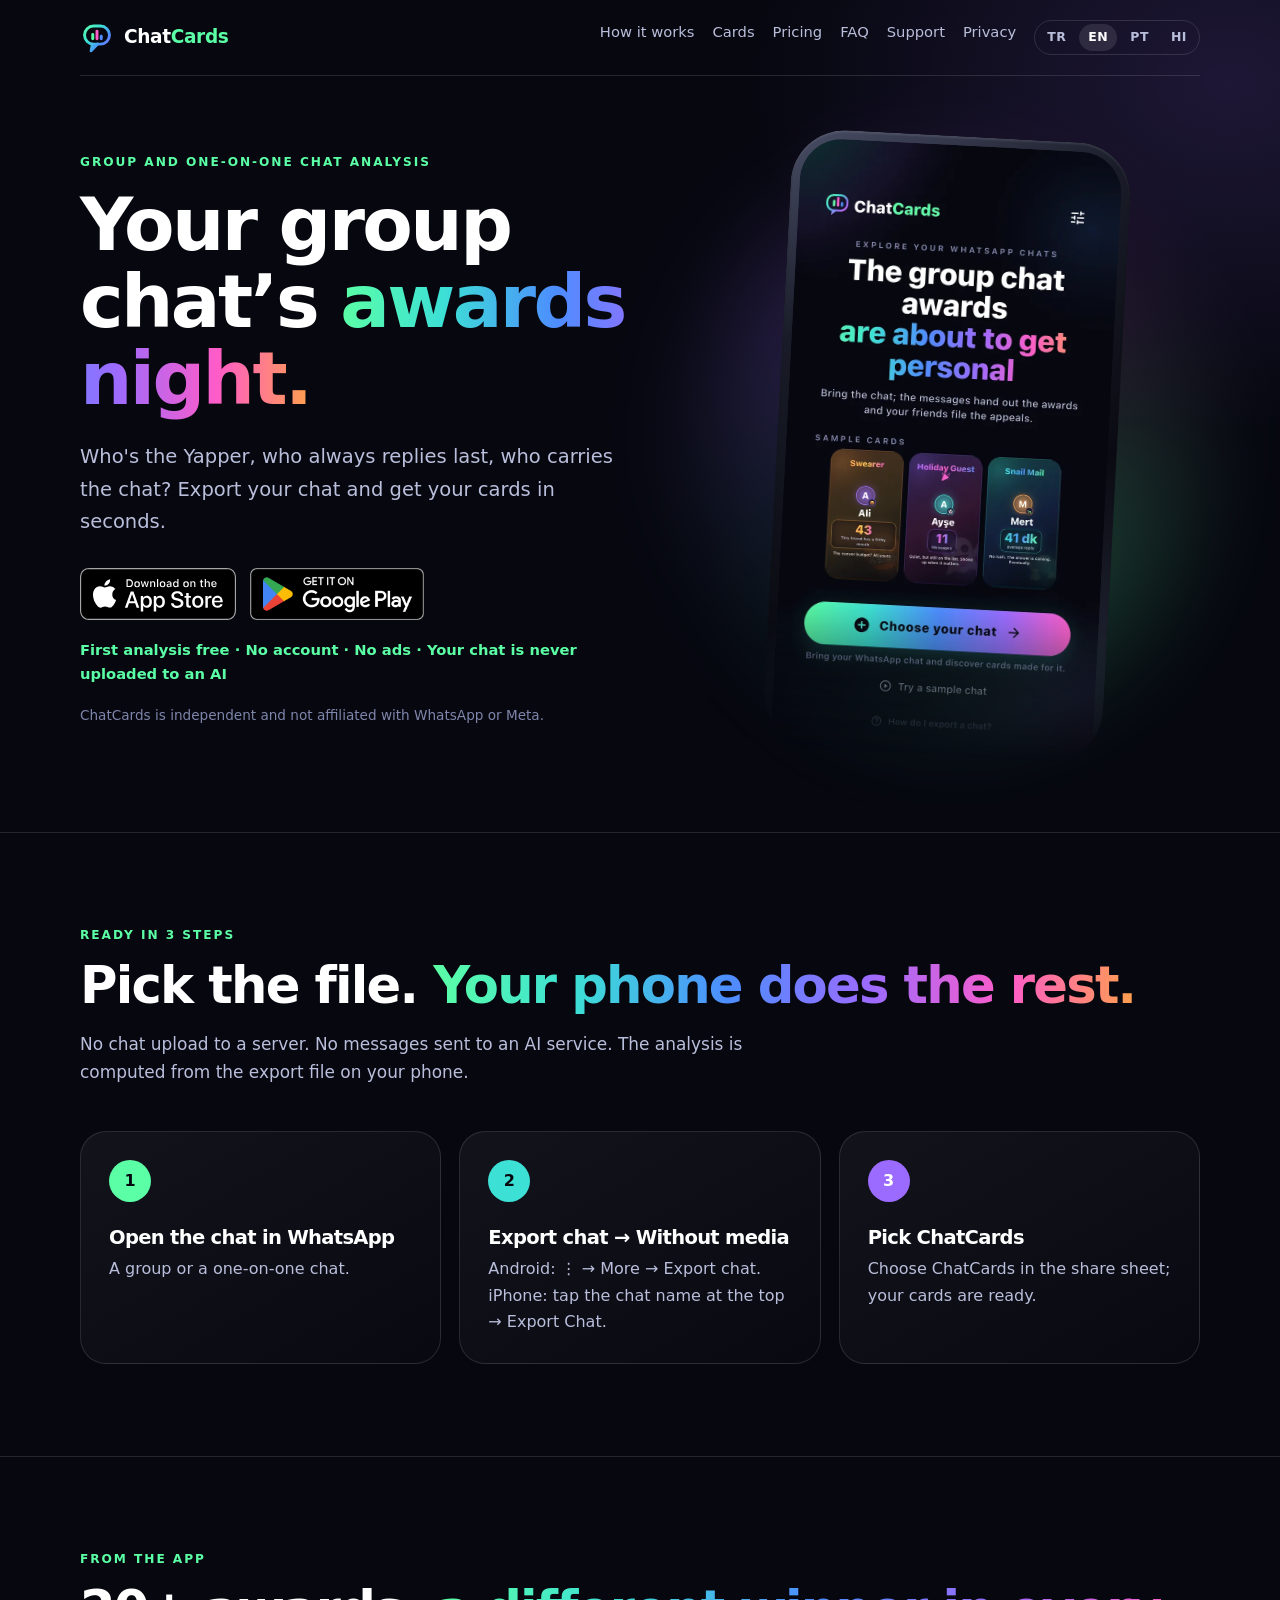
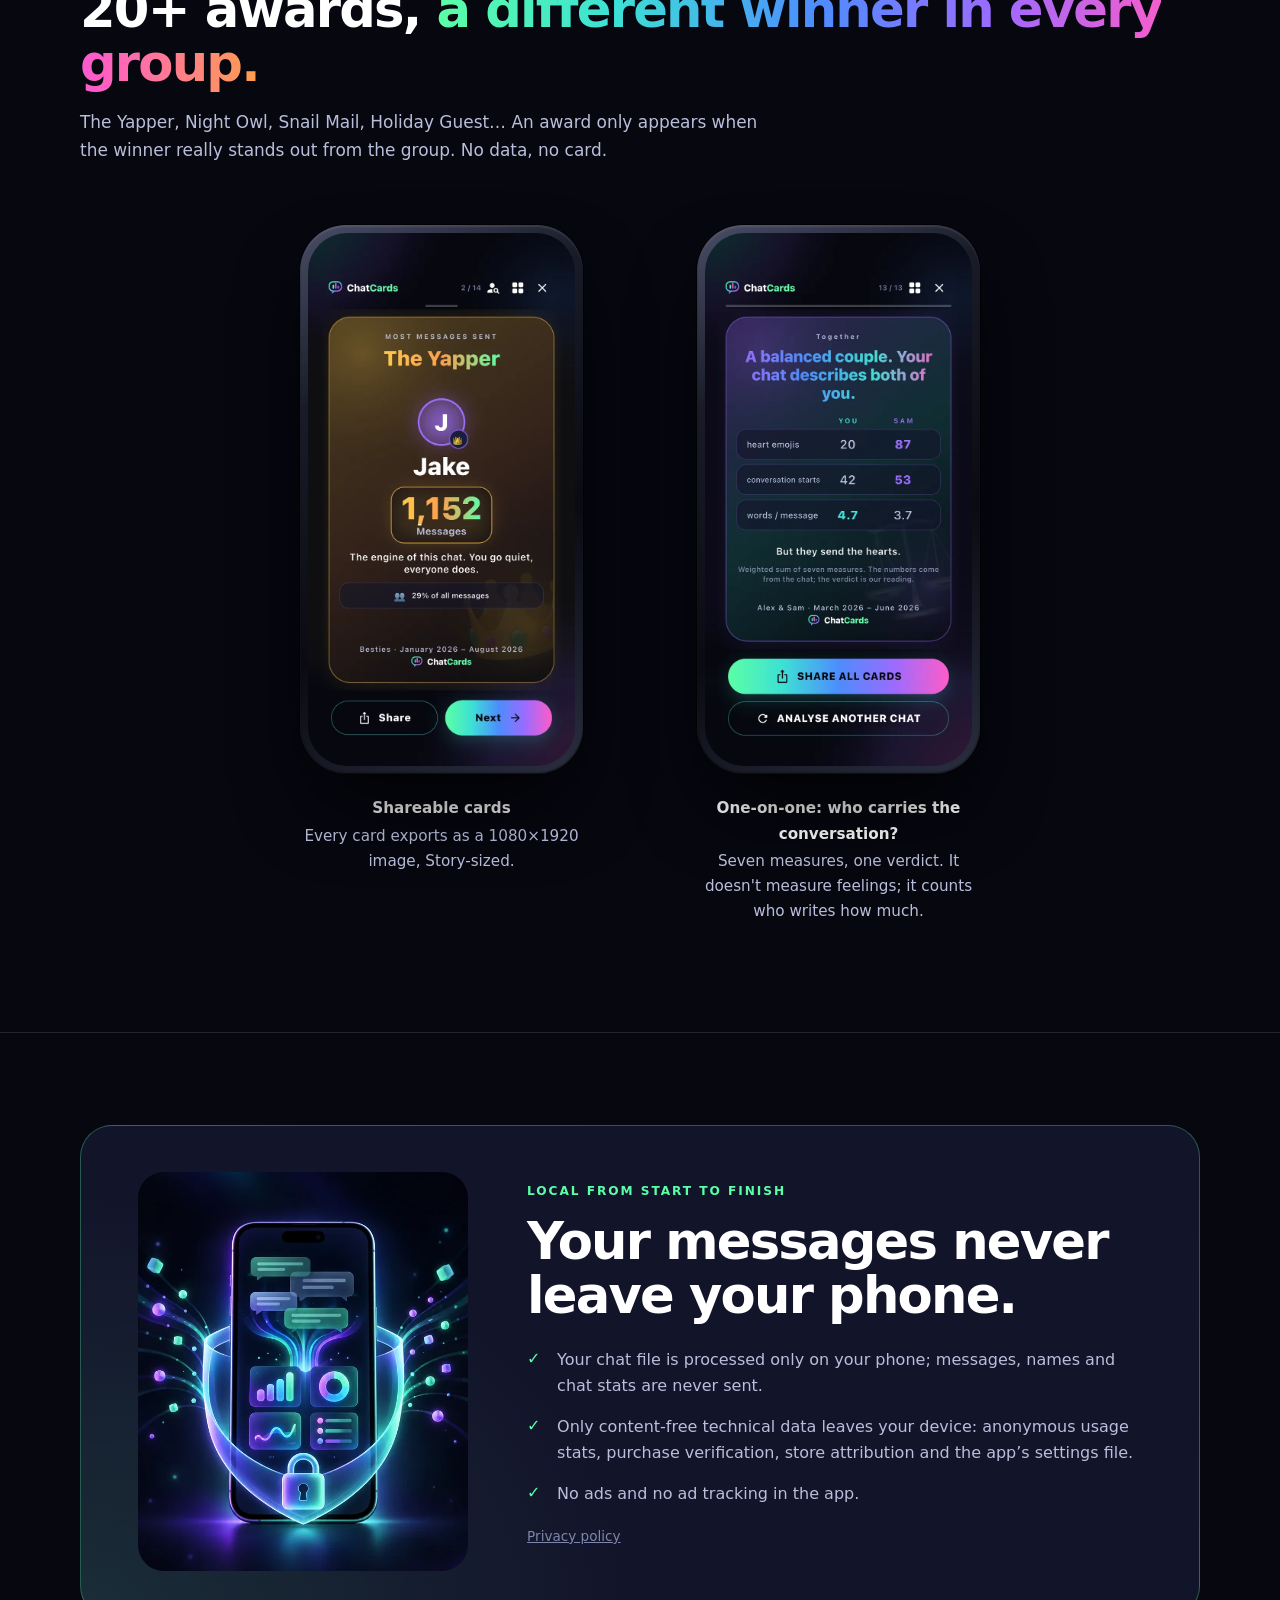
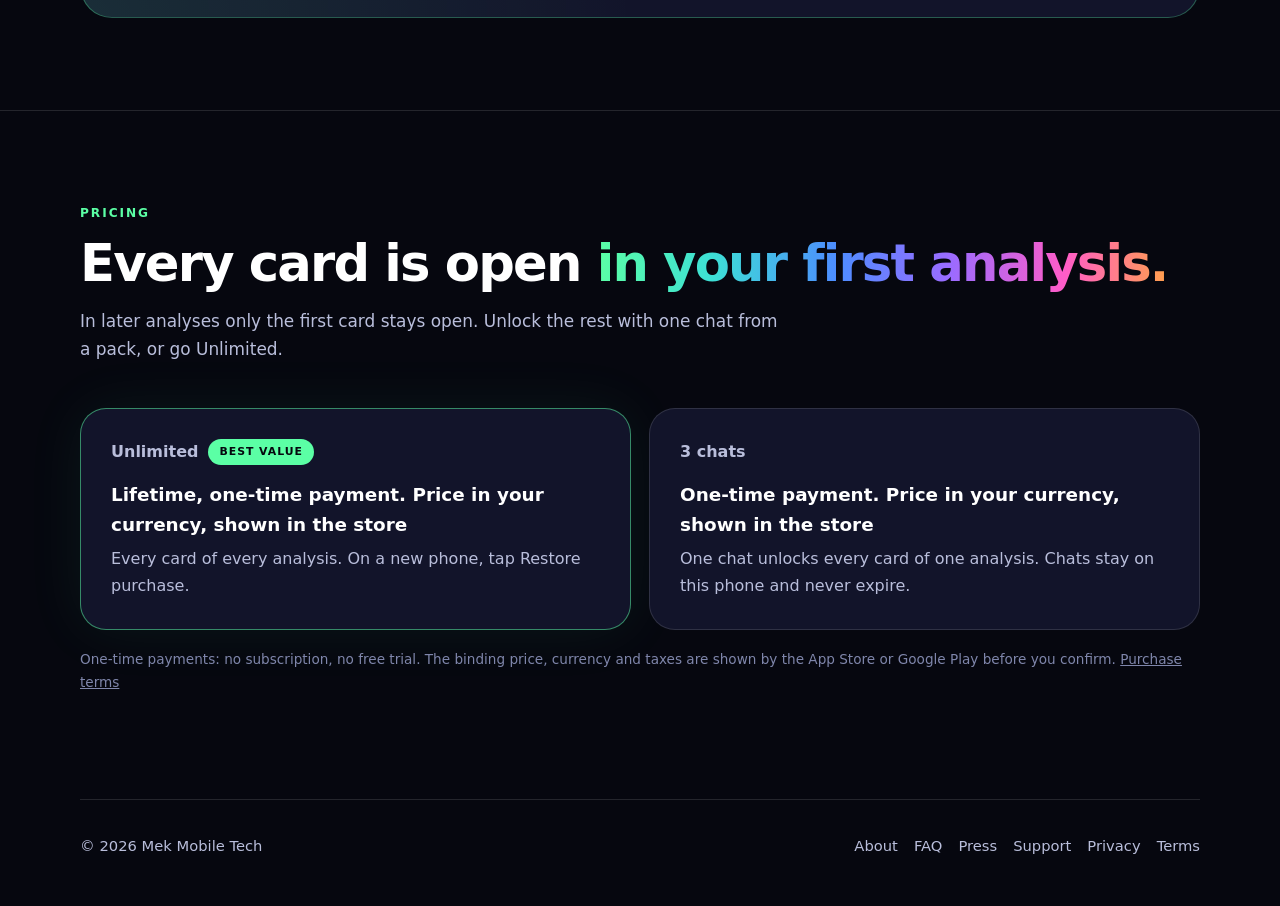
<file: index.html>
<!doctype html>
<html lang="tr">
<head>
  <meta charset="utf-8">
  <meta name="viewport" content="width=device-width,initial-scale=1">
  <title>Grubunun ödül töreni hazır · ChatCards</title>
  <meta name="description" content="Kim geveze, kim hep geç yazar? Grup sohbetini telefonunda analiz et, kartlarını paylaş. Mesajların telefonundan çıkmaz.">
  <link rel="canonical" href="https://emrekaramustafa.github.io/chatcards-site/">
  <link rel="alternate" hreflang="tr" href="https://emrekaramustafa.github.io/chatcards-site/">
  <link rel="alternate" hreflang="en" href="https://emrekaramustafa.github.io/chatcards-site/en/">
  <link rel="alternate" hreflang="pt" href="https://emrekaramustafa.github.io/chatcards-site/pt/">
  <link rel="alternate" hreflang="hi" href="https://emrekaramustafa.github.io/chatcards-site/hi/">
  <link rel="alternate" hreflang="x-default" href="https://emrekaramustafa.github.io/chatcards-site/">
  <link rel="icon" href="favicon.svg" type="image/svg+xml">
  <link rel="apple-touch-icon" href="apple-touch-icon.png">
  <link rel="stylesheet" href="styles.css">
  <meta name="theme-color" content="#06070F">
  <meta name="apple-itunes-app" content="app-id=6814486063">
  <meta property="og:type" content="website">
  <meta property="og:site_name" content="ChatCards">
  <meta property="og:title" content="Grubunun ödül töreni hazır · ChatCards">
  <meta property="og:description" content="Kim geveze, kim hep geç yazar? Grup sohbetini telefonunda analiz et, kartlarını paylaş. Mesajların telefonundan çıkmaz.">
  <meta property="og:url" content="https://emrekaramustafa.github.io/chatcards-site/">
  <meta property="og:image" content="https://emrekaramustafa.github.io/chatcards-site/img/og-tr.jpg">
  <meta property="og:image:width" content="1200">
  <meta property="og:image:height" content="630">
  <meta property="og:locale" content="tr_TR">
  <meta property="og:locale:alternate" content="en_US">
  <meta property="og:locale:alternate" content="pt_BR">
  <meta property="og:locale:alternate" content="hi_IN">
  <meta name="twitter:card" content="summary_large_image">
  <meta name="twitter:title" content="Grubunun ödül töreni hazır · ChatCards">
  <meta name="twitter:description" content="Sohbetini cihazında analiz et, kartlarını paylaş. Mesajlar telefonundan çıkmaz.">
  <meta name="twitter:image" content="https://emrekaramustafa.github.io/chatcards-site/img/og-tr.jpg">
</head>
<body>
  <header class="shell nav">
    <a class="brand" href="./"><img src="favicon.svg" alt=""><span>Chat<span class="c2">Cards</span></span></a>
    <nav class="nav-links" aria-label="Ana menü">
      <a href="#nasil">Nasıl çalışır?</a>
      <a href="#kartlar">Kartlar</a>
      <a href="#premium">Fiyat</a>
      <a href="sss/">SSS</a>
      <a href="support/">Destek</a>
      <a href="privacy/">Gizlilik</a>
      <nav class="lang-switch" aria-label="Dil"><a href="./" hreflang="tr" lang="tr" aria-current="true">TR</a><a href="en/" hreflang="en" lang="en">EN</a><a href="pt/" hreflang="pt" lang="pt">PT</a><a href="hi/" hreflang="hi" lang="hi">HI</a></nav>
    </nav>
  </header>

  <main>
    <section class="shell hero">
      <div>
        <p class="eyebrow">Grup ve iki kişilik sohbet analizi</p>
        <h1>Grubunun <span class="gradient-text">ödül töreni hazır.</span></h1>
        <p class="lede">Kim geveze, kim hep geç yazar, kim sohbeti taşıyor? Sohbetini dışa aktar, kartların saniyeler içinde çıksın. ChatCards dışa aktarımı telefonunda analiz eder ve paylaşmak isteyeceğin kartlara dönüştürür.</p>
        <div class="actions store-badges">
          <a class="store-badge" data-store="ios" href="https://apps.apple.com/app/id6814486063"><img src="img/badges/app-store-en.svg" width="144" height="48" alt="App Store'dan indir"></a>
          <a class="store-badge" data-store="android" href="https://play.google.com/store/apps/details?id=app.chatpoz.chatpoz"><img src="img/badges/google-play-tr.png" width="162" height="48" alt="Google Play'den indir"></a>
        </div>
        <p class="trust">İlk analiz ücretsiz · Hesap yok · Reklam yok · Sohbetin yapay zekâya yüklenmez</p>
        <p class="fine">ChatCards bağımsız bir uygulamadır; WhatsApp ya da Meta ile bağlantısı yoktur.</p>
      </div>

      <div class="device-stage">
        <div class="device tilt">
          <img src="img/home.webp" width="700" height="1521" alt="ChatCards ana ekranı: sohbet seçme düğmesi ve son analizler listesi" fetchpriority="high">
        </div>
      </div>
    </section>

    <section id="nasil" class="section">
      <div class="shell">
        <p class="eyebrow">Üç adım</p>
        <h2>Dosyanı seç. <span class="gradient-text">Gerisini telefonun yapsın.</span></h2>
        <p class="section-intro">Sunucuya sohbet yüklemek yok. Yapay zekâ servisine mesaj göndermek yok. Analiz, cihazındaki dışa aktarım dosyasından hesaplanır.</p>
        <div class="grid-3">
          <article class="feature"><div class="num">1</div><h3>Sohbeti medyasız dışa aktar</h3><p>WhatsApp'ta grup veya iki kişilik sohbeti aç; dışa aktarırken medyayı ekleme.</p></article>
          <article class="feature"><div class="num">2</div><h3>ChatCards ile aç</h3><p>Oluşan <code>.txt</code> veya <code>.zip</code> dosyasını seç. Mesajlar yalnızca cihazında işlenir.</p></article>
          <article class="feature"><div class="num">3</div><h3>Kartlarını paylaş</h3><p>Grup ödüllerini veya iki kişilik sohbet içgörülerini Story boyutunda dışa aktar.</p></article>
        </div>
      </div>
    </section>

    <section id="kartlar" class="section">
      <div class="shell">
        <p class="eyebrow">Uygulamadan</p>
        <h2>Yirmiden fazla kart, <span class="gradient-text">en ilgi çekicileri önde.</span></h2>
        <p class="section-intro">Bir ödülün kazananı olması yetmez; kazanan gruptan gerçekten ayrışmalı. Üç kişinin 2, 1 ve 0 link paylaştığı bir grupta "Linkçi" kartı çıkmaz.</p>
        <div class="shots">
          <figure class="shot">
            <div class="device"><img src="img/result.webp" width="700" height="1521" alt="Analiz özeti ekranı" loading="lazy"></div>
            <figcaption class="shot-caption"><strong>Analiz özeti</strong>Sohbetin tamamı tek bakışta: mesaj sayısı, dönem ve öne çıkanlar.</figcaption>
          </figure>
          <figure class="shot">
            <div class="device"><img src="img/card.webp" width="700" height="1521" alt="Grubun Gevezesi kartı" loading="lazy"></div>
            <figcaption class="shot-caption"><strong>Paylaşılabilir kartlar</strong>Her kart 1080×1920 görsel olarak dışa aktarılır.</figcaption>
          </figure>
          <figure class="shot">
            <div class="device"><img src="img/paywall.webp" width="700" height="1521" alt="ChatCards satın alma ekranı" loading="lazy"></div>
            <figcaption class="shot-caption"><strong>İki kişilik sohbet</strong>Grup ödüllerinin yanında ikili sohbetlere özel içgörüler.</figcaption>
          </figure>
        </div>
      </div>
    </section>

    <section class="section">
      <div class="shell privacy-banner">
        <div class="privacy-visual">
          <img src="img/privacy-shield.webp" width="620" height="749" alt="Sohbet verisinin cihazda kaldığını anlatan görsel" loading="lazy">
        </div>
        <div>
          <p class="eyebrow">Baştan sona yerel</p>
          <h2>Mesajların sana ait kalır.</h2>
        <ul class="privacy-points">
          <li>Sohbet dosyası, mesaj metni ve katılımcı adları analiz için bir sunucuya gönderilmez.</li>
          <li>Ham mesajlar analiz tamamlanınca bellekten bırakılır; cihazda yalnızca kartları yeniden açmak için gereken sayımlar kalır.</li>
          <li>Cihazdan yalnızca içerik taşımayan teknik veriler çıkar: anonim kullanım ölçümü, satın alma doğrulaması, mağaza yönlendirme bilgisi ve uygulamanın ayar dosyası isteği. Sohbet içeriği bunlara eklenmez.</li>
          <li>Uygulamada reklam yok, reklam takibi yok.</li>
          </ul>
          <p class="fine"><a href="privacy/">Gizlilik politikası</a> · <a href="sss/#gizlilik">Mesajlarım bir yere gönderiliyor mu?</a></p>
        </div>
      </div>
    </section>

    <section id="premium" class="section">
      <div class="shell">
        <p class="eyebrow">Fiyat</p>
        <h2>İlk analiz <span class="gradient-text">tamamen açık.</span></h2>
        <p class="section-intro">Sonraki analizlerde yalnızca ilk kart açık kalır. Kalan kartları bir sohbet hakkıyla ya da Sınırsız ile açarsın.</p>
        <div>
            <div class="price-box">
              <article class="plan recommended">
                <div class="plan-name">Sınırsız <span class="tag">En avantajlı</span></div>
                <div class="price">149,99 TL <small>/ ömür boyu</small></div>
                <p class="price-note">Tek seferlik</p>
                <p class="price-copy">Bütün analizlerin bütün kartları açılır. Yeni telefonda Satın alımı geri yükle ile geri gelir.</p>
              </article>
              <article class="plan">
                <div class="plan-name">3 sohbet</div>
                <div class="price">49,99 TL <small>/ tek seferlik</small></div>
                <p class="price-note">Sohbet başı 16,66 TL</p>
                <p class="price-copy">Bir sohbet hakkı, bir analizin bütün kartlarını açar. Haklar bu telefonda saklanır, süresi dolmaz.</p>
              </article>
            </div>
          <p class="fine">Tek seferlik ödeme; abonelik yok, ücretsiz deneme yok. Bağlayıcı fiyat satın alma onayından önce App Store veya Google Play tarafından gösterilir. <a href="subscription-terms/">Satın alma koşulları</a> · <a href="sss/#fiyat">Ücretsiz analiz nasıl işliyor?</a></p>
        </div>
      </div>
    </section>
  </main>

  <footer class="shell footer">
    <span>© 2026 Mek Mobile Tech</span>
    <div class="footer-links"><a href="about/">Hakkımızda</a><a href="sss/">SSS</a><a href="press/">Basın</a><a href="support/">Destek</a><a href="privacy/">Gizlilik</a><a href="terms/">Kullanım koşulları</a><a href="subscription-terms/">Satın alma koşulları</a></div>
  </footer>
  <script type="module">
    // Rozetler kampanya parametresiyle mağazaya gider; v1.0 uygulamasının
    // paylaşım linkindeki utm_* değerleri de aktarılır (SITE-03, SITE-04).
    // Kök sayfa x-default: Türkçe olmayan tarayıcı, parametreleri korunarak
    // en/, pt/ ya da hi/ sayfasına geçer (?l=tr ile gelen kalır).
    import { mount } from './assets/go.js';
    mount({ page: 'home', mode: 'badges', pageLang: 'tr', defaults: { c: 'web' } });
  </script>
</body>
</html>
</file>
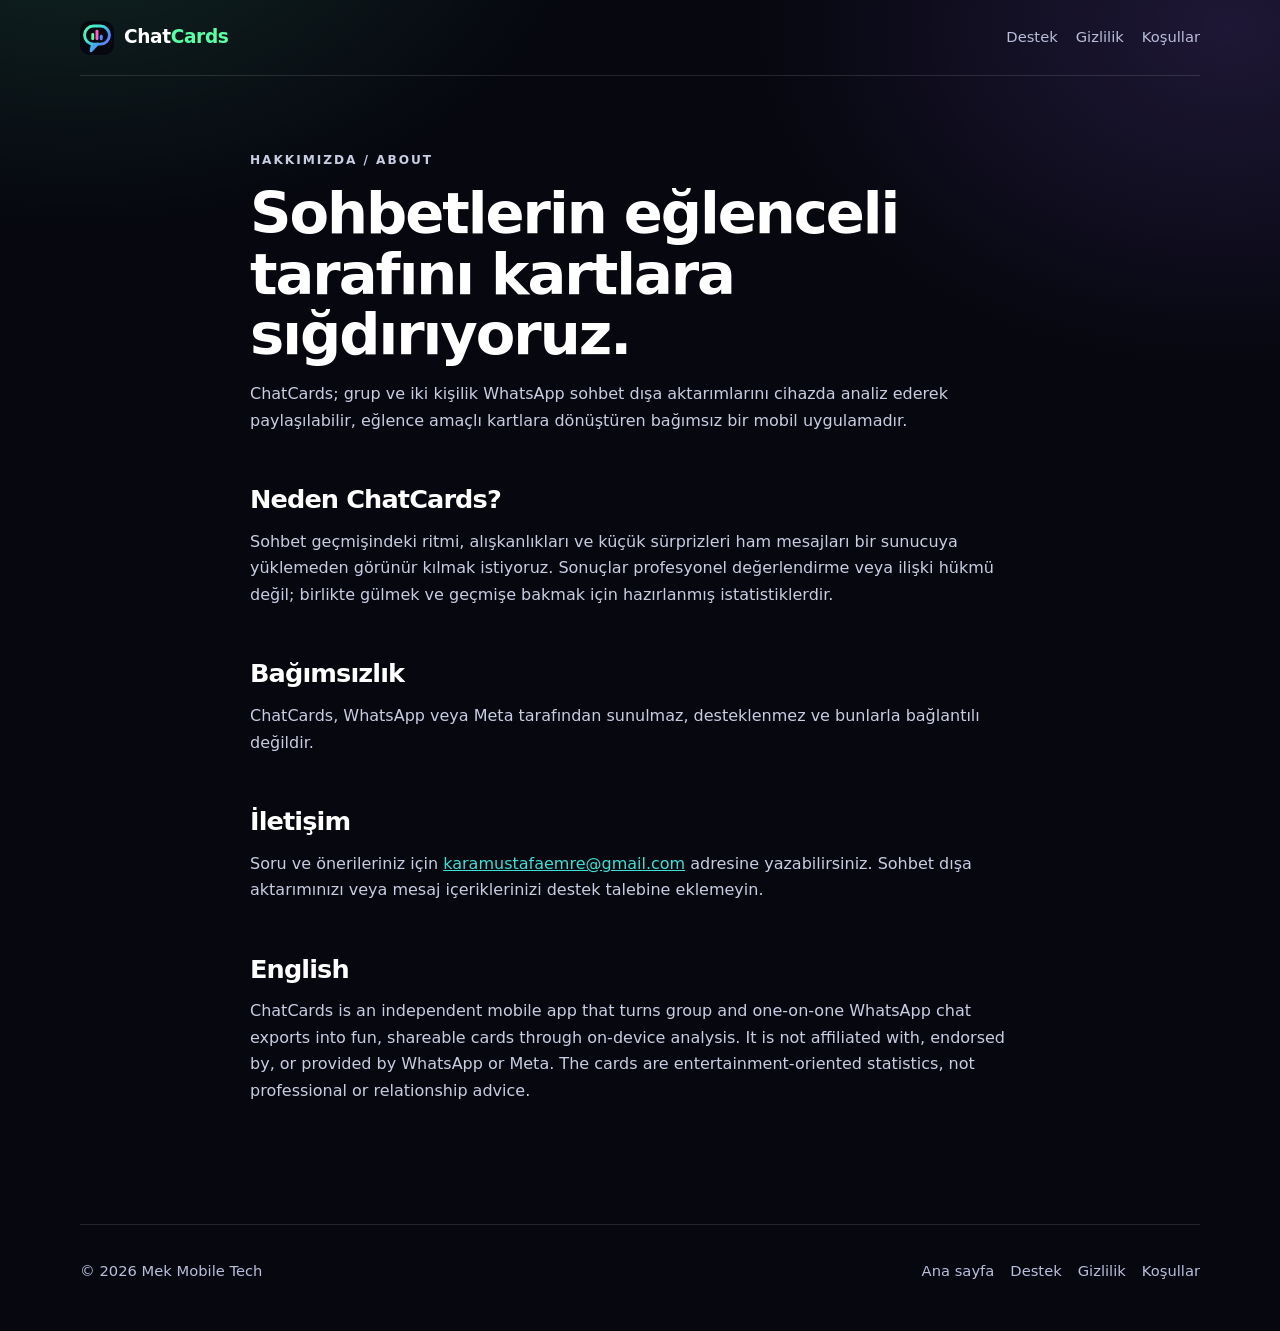
<file: about/index.html>
<!doctype html><html lang="tr"><head><meta charset="utf-8"><meta name="viewport" content="width=device-width,initial-scale=1"><title>ChatCards Hakkımızda</title><meta name="description" content="ChatCards'ın amacı, yaklaşımı ve bağımsızlık bilgisi."><link rel="icon" href="../favicon.svg" type="image/svg+xml"><link rel="stylesheet" href="../styles.css"><link rel="canonical" href="https://emrekaramustafa.github.io/chatcards-site/about/"><link rel="apple-touch-icon" href="../apple-touch-icon.png"><meta name="theme-color" content="#06070F"><meta property="og:type" content="article"><meta property="og:site_name" content="ChatCards"><meta property="og:title" content="ChatCards Hakkımızda"><meta property="og:description" content="ChatCards'ın amacı, yaklaşımı ve bağımsızlık bilgisi."><meta property="og:url" content="https://emrekaramustafa.github.io/chatcards-site/about/"><meta property="og:image" content="https://emrekaramustafa.github.io/chatcards-site/img/og.jpg"><meta property="og:image:width" content="1200"><meta property="og:image:height" content="630"><meta property="og:locale" content="tr_TR"><meta name="twitter:card" content="summary_large_image"><meta name="twitter:title" content="ChatCards Hakkımızda"><meta name="twitter:description" content="ChatCards'ın amacı, yaklaşımı ve bağımsızlık bilgisi."><meta name="twitter:image" content="https://emrekaramustafa.github.io/chatcards-site/img/og.jpg"></head><body>
<header class="shell nav"><a class="brand" href="../"><img src="../favicon.svg" alt=""><span>Chat<span class="c2">Cards</span></span></a><nav class="nav-links" aria-label="Ana menü"><a href="../support/">Destek</a><a href="../privacy/">Gizlilik</a><a href="../terms/">Koşullar</a></nav></header>
<main class="legal"><p class="eyebrow">Hakkımızda / About</p><h1>Sohbetlerin eğlenceli tarafını kartlara sığdırıyoruz.</h1><p>ChatCards; grup ve iki kişilik WhatsApp sohbet dışa aktarımlarını cihazda analiz ederek paylaşılabilir, eğlence amaçlı kartlara dönüştüren bağımsız bir mobil uygulamadır.</p><h2>Neden ChatCards?</h2><p>Sohbet geçmişindeki ritmi, alışkanlıkları ve küçük sürprizleri ham mesajları bir sunucuya yüklemeden görünür kılmak istiyoruz. Sonuçlar profesyonel değerlendirme veya ilişki hükmü değil; birlikte gülmek ve geçmişe bakmak için hazırlanmış istatistiklerdir.</p><h2>Bağımsızlık</h2><p>ChatCards, WhatsApp veya Meta tarafından sunulmaz, desteklenmez ve bunlarla bağlantılı değildir.</p><h2>İletişim</h2><p>Soru ve önerileriniz için <a href="mailto:karamustafaemre@gmail.com">karamustafaemre@gmail.com</a> adresine yazabilirsiniz. Sohbet dışa aktarımınızı veya mesaj içeriklerinizi destek talebine eklemeyin.</p><h2>English</h2><p>ChatCards is an independent mobile app that turns group and one-on-one WhatsApp chat exports into fun, shareable cards through on-device analysis. It is not affiliated with, endorsed by, or provided by WhatsApp or Meta. The cards are entertainment-oriented statistics, not professional or relationship advice.</p></main>
<footer class="shell footer"><span>© 2026 Mek Mobile Tech</span><div class="footer-links"><a href="../">Ana sayfa</a><a href="../support/">Destek</a><a href="../privacy/">Gizlilik</a><a href="../terms/">Koşullar</a></div></footer></body></html>
</file>
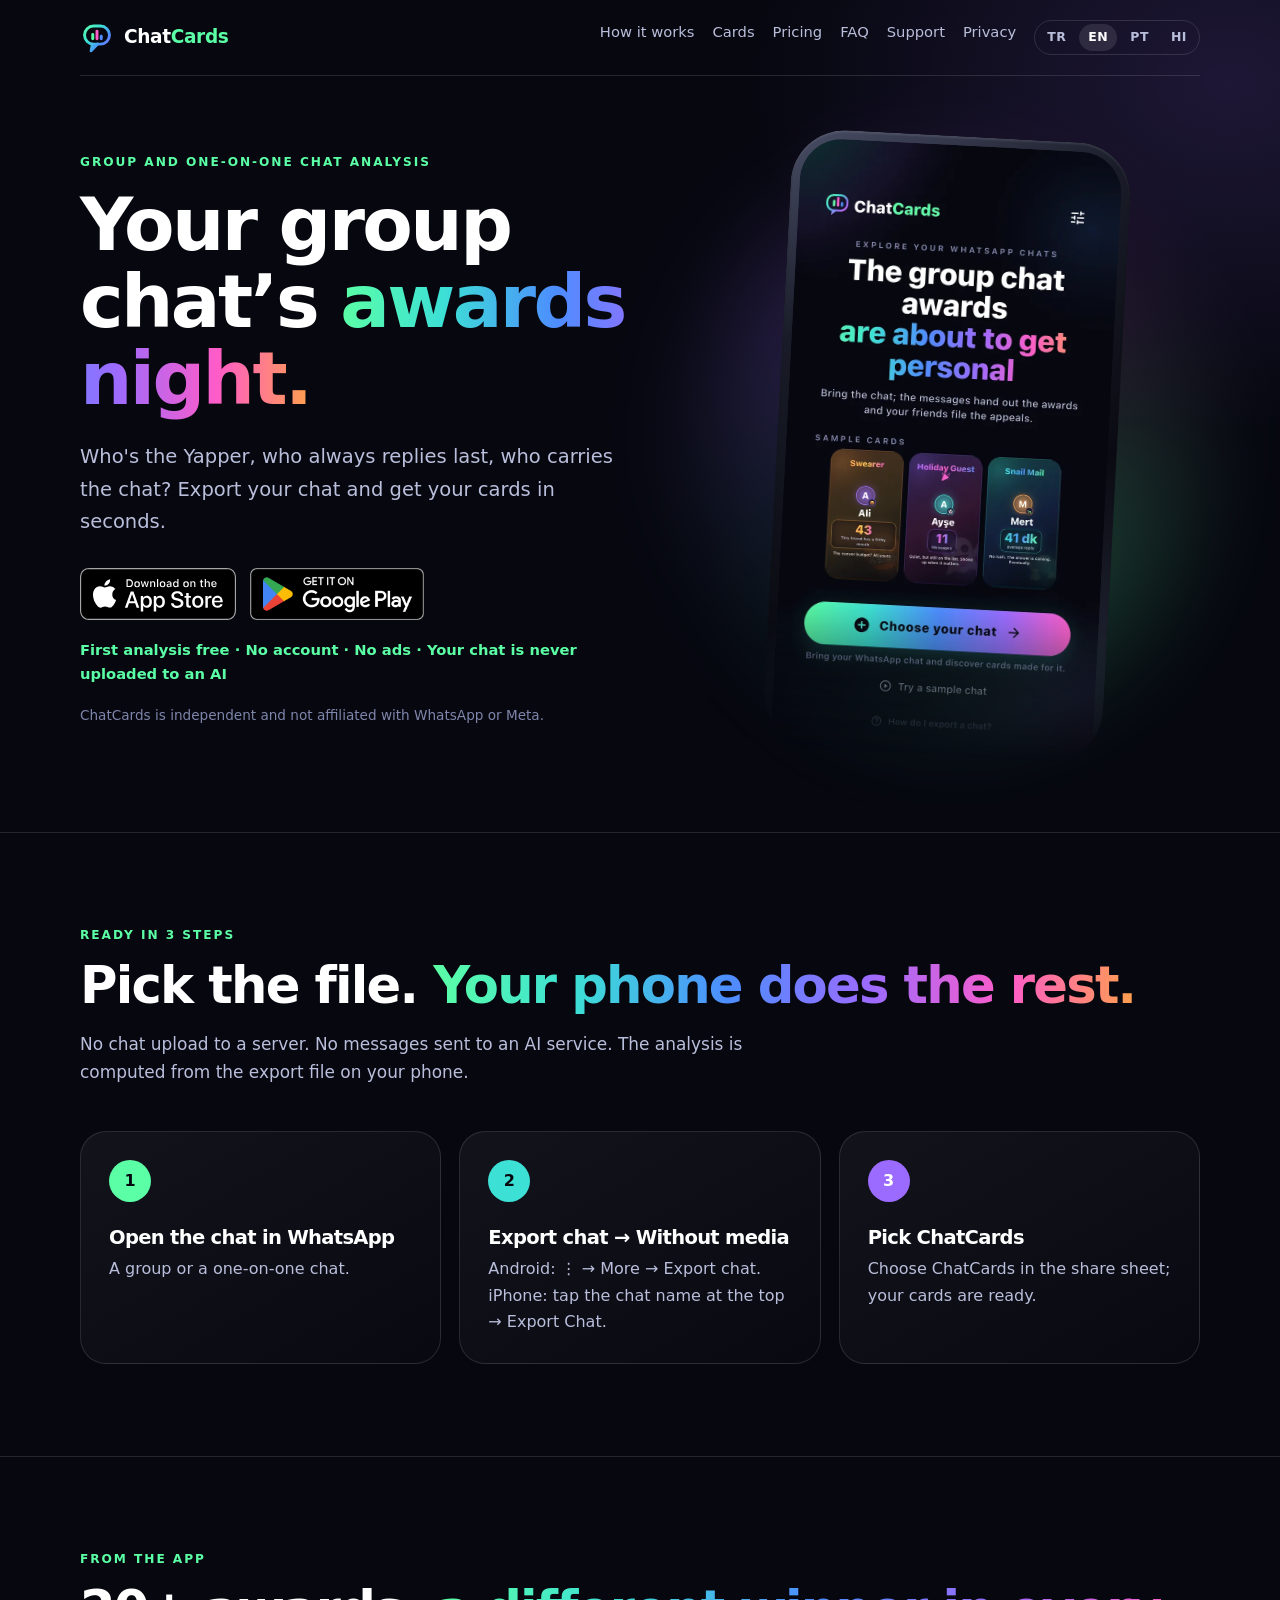
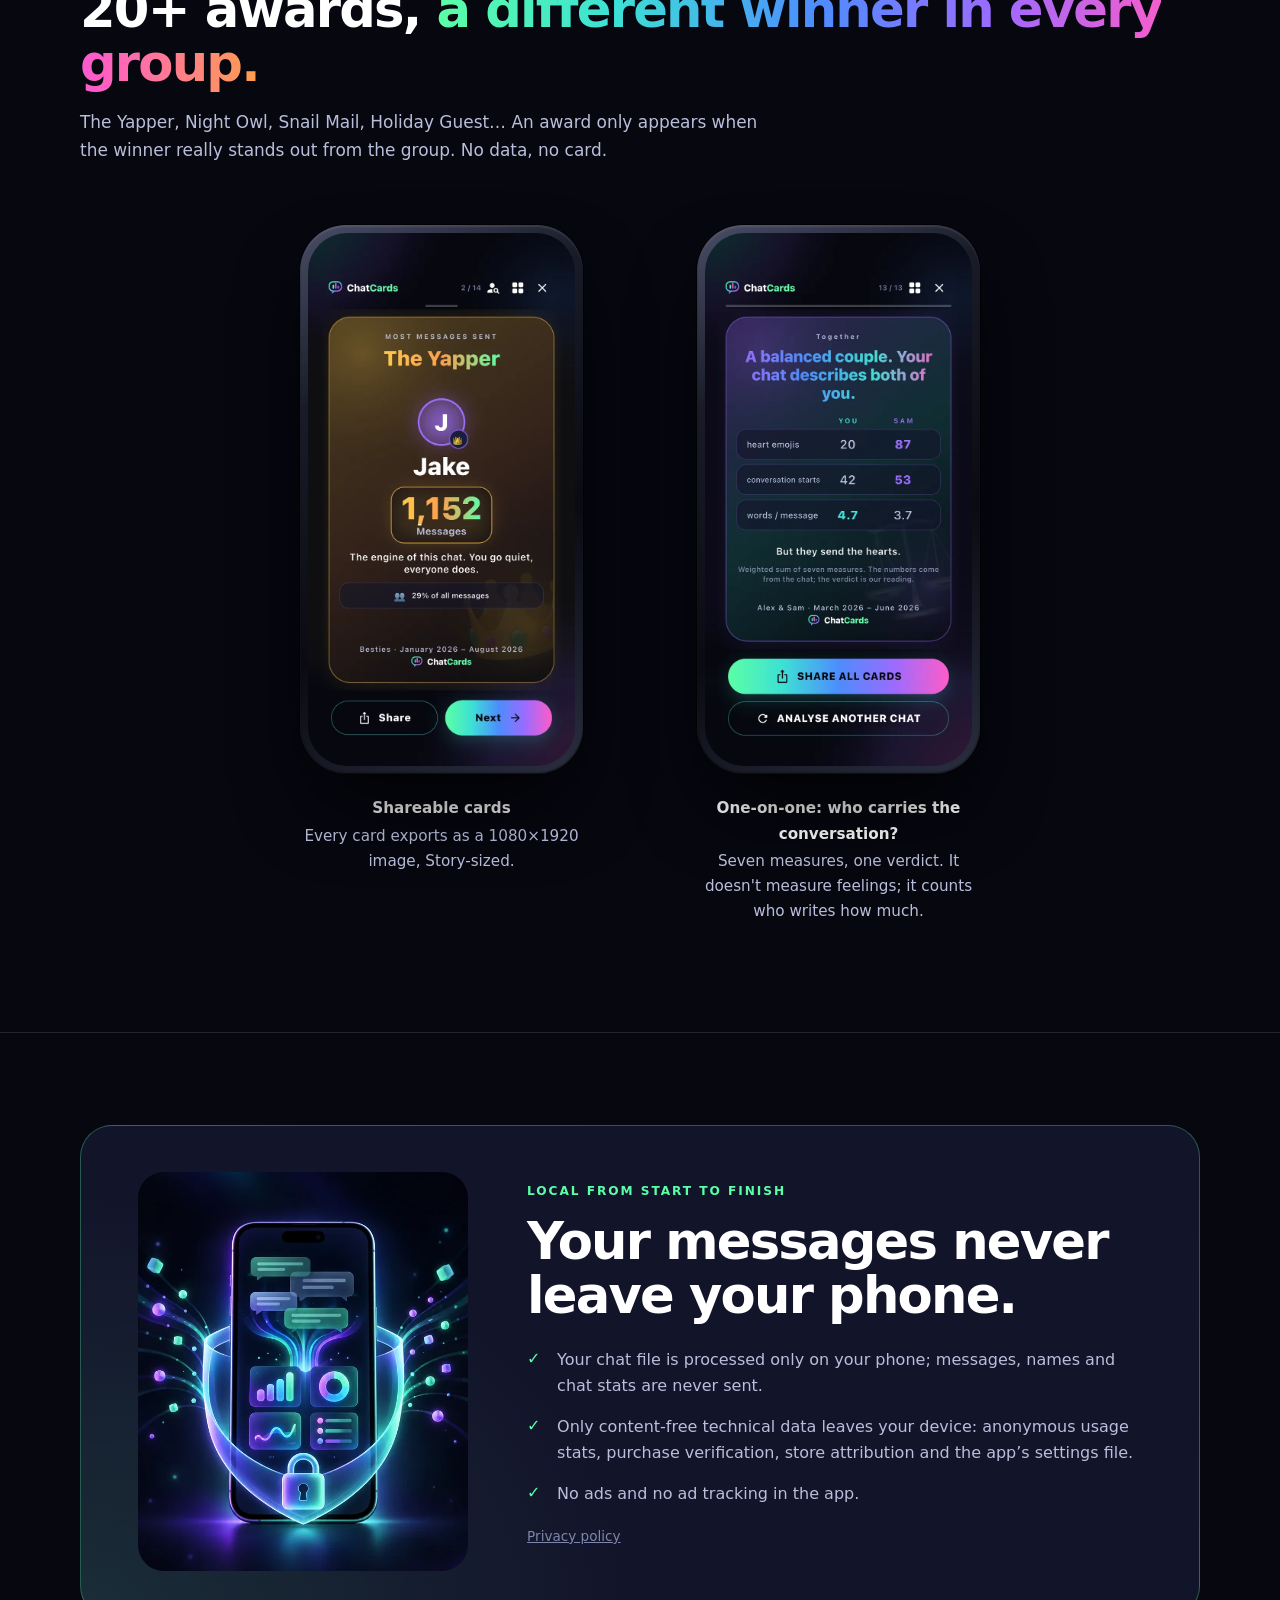
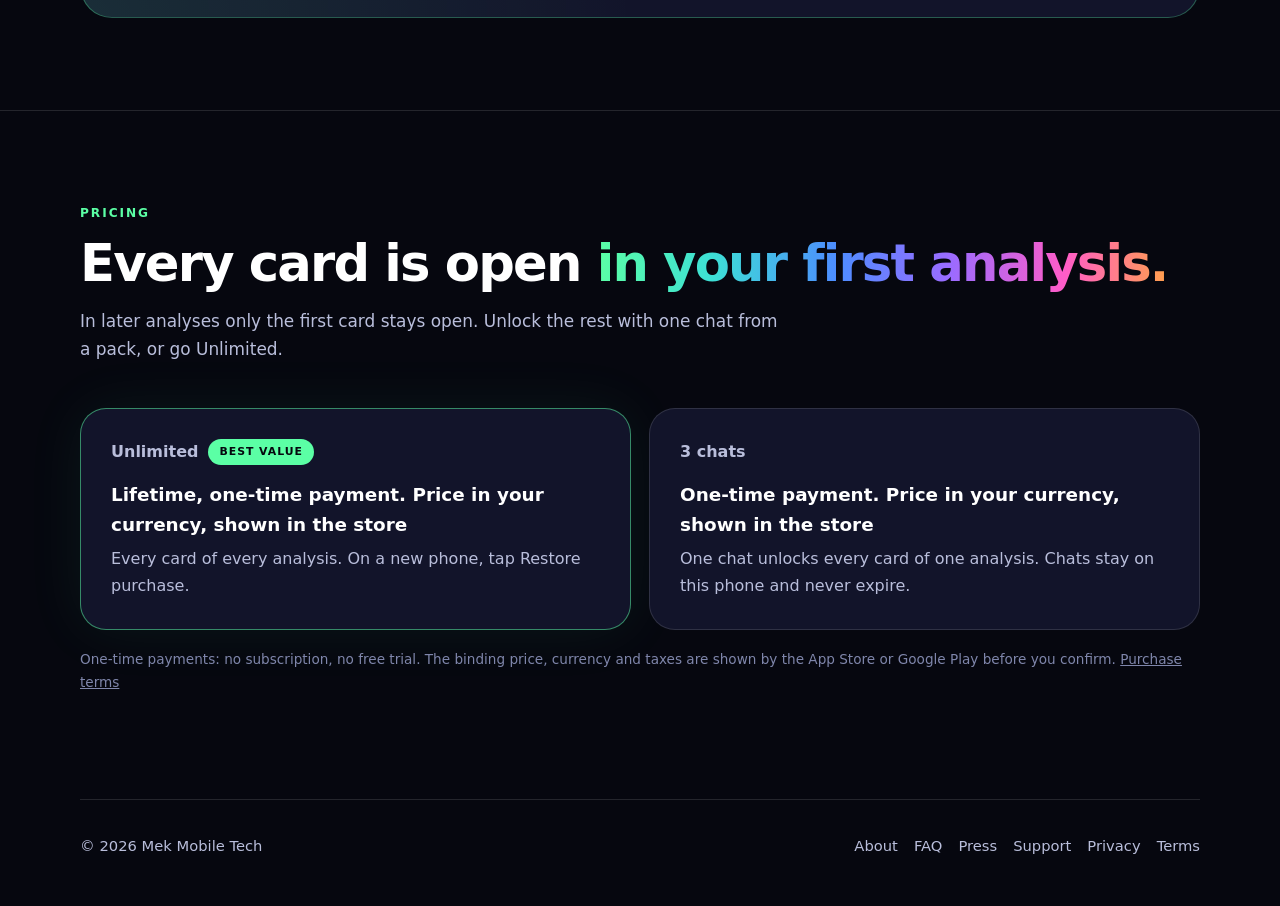
<file: en/index.html>
<!doctype html>
<html lang="en">
<head>
  <meta charset="utf-8">
  <meta name="viewport" content="width=device-width,initial-scale=1">
  <title>Your group chat&#x27;s awards night · ChatCards</title>
  <meta name="description" content="Who&#x27;s the Yapper, who always replies last? Analyse your group chat on your phone and share the cards. Messages never leave your phone.">
  <link rel="canonical" href="https://emrekaramustafa.github.io/chatcards-site/en/">
  <link rel="alternate" hreflang="tr" href="https://emrekaramustafa.github.io/chatcards-site/">
  <link rel="alternate" hreflang="en" href="https://emrekaramustafa.github.io/chatcards-site/en/">
  <link rel="alternate" hreflang="pt" href="https://emrekaramustafa.github.io/chatcards-site/pt/">
  <link rel="alternate" hreflang="hi" href="https://emrekaramustafa.github.io/chatcards-site/hi/">
  <link rel="alternate" hreflang="x-default" href="https://emrekaramustafa.github.io/chatcards-site/">
  <link rel="icon" href="../favicon.svg" type="image/svg+xml">
  <link rel="apple-touch-icon" href="../apple-touch-icon.png">
  <link rel="stylesheet" href="../styles.css">
  <meta name="theme-color" content="#06070F">
  <meta name="apple-itunes-app" content="app-id=6814486063">
  <meta property="og:type" content="website">
  <meta property="og:site_name" content="ChatCards">
  <meta property="og:title" content="Your group chat&#x27;s awards night · ChatCards">
  <meta property="og:description" content="Who&#x27;s the Yapper, who always replies last? Analyse your group chat on your phone and share the cards. Messages never leave your phone.">
  <meta property="og:url" content="https://emrekaramustafa.github.io/chatcards-site/en/">
  <meta property="og:image" content="https://emrekaramustafa.github.io/chatcards-site/img/og-en.jpg">
  <meta property="og:image:width" content="1200">
  <meta property="og:image:height" content="630">
  <meta property="og:locale" content="en_US">
  <meta name="twitter:card" content="summary_large_image">
  <meta name="twitter:title" content="Your group chat&#x27;s awards night · ChatCards">
  <meta name="twitter:description" content="Analyse your chat on your phone and share the cards. Messages never leave your phone.">
  <meta name="twitter:image" content="https://emrekaramustafa.github.io/chatcards-site/img/og-en.jpg">
</head>
<body>
  <!-- Generated from one template for en/pt/hi (#38 SITE-11, #39). Keep the three pages in step. -->
  <header class="shell nav">
    <a class="brand" href="./"><img src="../favicon.svg" alt=""><span>Chat<span class="c2">Cards</span></span></a>
    <nav class="nav-links" aria-label="Main menu">
      <a href="#how">How it works</a><a href="#cards">Cards</a><a href="#premium">Pricing</a><a href="faq/">FAQ</a><a href="../support/">Support</a><a href="../privacy/#en">Privacy</a>
      <nav class="lang-switch" aria-label="Language"><a href="../?l=tr" hreflang="tr" lang="tr">TR</a><a href="../en/" hreflang="en" lang="en" aria-current="true">EN</a><a href="../pt/" hreflang="pt" lang="pt">PT</a><a href="../hi/" hreflang="hi" lang="hi">HI</a></nav>
    </nav>
  </header>

  <main>
    <section class="shell hero">
      <div>
        <p class="eyebrow">Group and one-on-one chat analysis</p>
        <h1>Your group chat’s <span class="gradient-text">awards night.</span></h1>
        <p class="lede">Who's the Yapper, who always replies last, who carries the chat? Export your chat and get your cards in seconds.</p>
        <div class="actions store-badges">
          <a class="store-badge" data-store="ios" href="https://apps.apple.com/app/id6814486063"><img src="../img/badges/app-store-en.svg" width="144" height="48" alt="Download on the App Store"></a>
          <a class="store-badge" data-store="android" href="https://play.google.com/store/apps/details?id=app.chatpoz.chatpoz"><img src="../img/badges/google-play-en.png" width="162" height="48" alt="Get it on Google Play"></a>
        </div>
        <p class="trust">First analysis free · No account · No ads · Your chat is never uploaded to an AI</p>
        <p class="fine">ChatCards is independent and not affiliated with WhatsApp or Meta.</p>
      </div>
      <div class="device-stage">
        <div class="device tilt">
          <img src="../img/en-home.webp" width="700" height="1399" alt="ChatCards home screen with the Choose your chat button and sample cards" fetchpriority="high">
        </div>
      </div>
    </section>

    <section id="how" class="section">
      <div class="shell">
        <p class="eyebrow">Ready in 3 steps</p>
        <h2>Pick the file. <span class="gradient-text">Your phone does the rest.</span></h2>
        <p class="section-intro">No chat upload to a server. No messages sent to an AI service. The analysis is computed from the export file on your phone.</p>
        <div class="grid-3"><article class="feature"><div class="num">1</div><h3>Open the chat in WhatsApp</h3><p>A group or a one-on-one chat.</p></article><article class="feature"><div class="num">2</div><h3>Export chat → <strong>Without media</strong></h3><p>Android: ⋮ → More → Export chat. iPhone: tap the chat name at the top → Export Chat.</p></article><article class="feature"><div class="num">3</div><h3>Pick ChatCards</h3><p>Choose ChatCards in the share sheet; your cards are ready.</p></article></div>
      </div>
    </section>

    <section id="cards" class="section">
      <div class="shell">
        <p class="eyebrow">From the app</p>
        <h2>20+ awards, <span class="gradient-text">a different winner in every group.</span></h2>
        <p class="section-intro">The Yapper, Night Owl, Snail Mail, Holiday Guest… An award only appears when the winner really stands out from the group. No data, no card.</p>
        <div class="shots two">
          <figure class="shot">
            <div class="device"><img src="../img/en-yapper.webp" width="700" height="1399" alt="The Yapper card from a sample group" loading="lazy"></div>
            <figcaption class="shot-caption"><strong>Shareable cards</strong>Every card exports as a 1080×1920 image, Story-sized.</figcaption>
          </figure>
          <figure class="shot">
            <div class="device"><img src="../img/en-verdict.webp" width="700" height="1399" alt="One-on-one verdict card from a sample chat" loading="lazy"></div>
            <figcaption class="shot-caption"><strong>One-on-one: who carries the conversation?</strong>Seven measures, one verdict. It doesn't measure feelings; it counts who writes how much.</figcaption>
          </figure>
        </div>
      </div>
    </section>

    <section class="section">
      <div class="shell privacy-banner">
        <div class="privacy-visual">
          <img src="../img/privacy-shield.webp" width="620" height="749" alt="Illustration of chat data staying on the phone" loading="lazy">
        </div>
        <div>
          <p class="eyebrow">Local from start to finish</p>
          <h2>Your messages never leave your phone.</h2>
          <ul class="privacy-points"><li>Your chat file is processed only on your phone; messages, names and chat stats are never sent.</li><li>Only content-free technical data leaves your device: anonymous usage stats, purchase verification, store attribution and the app’s settings file.</li><li>No ads and no ad tracking in the app.</li></ul>
          <p class="fine"><a href="../privacy/#en">Privacy policy</a></p>
        </div>
      </div>
    </section>

    <section id="premium" class="section">
      <div class="shell">
        <p class="eyebrow">Pricing</p>
        <h2>Every card is open <span class="gradient-text">in your first analysis.</span></h2>
        <p class="section-intro">In later analyses only the first card stays open. Unlock the rest with one chat from a pack, or go Unlimited.</p>
        <div class="price-box"><article class="plan recommended"><div class="plan-name">Unlimited <span class="tag">Best value</span></div><p class="plan-price">Lifetime, one-time payment. Price in your currency, shown in the store</p><p class="price-copy">Every card of every analysis. On a new phone, tap Restore purchase.</p></article><article class="plan"><div class="plan-name">3 chats</div><p class="plan-price">One-time payment. Price in your currency, shown in the store</p><p class="price-copy">One chat unlocks every card of one analysis. Chats stay on this phone and never expire.</p></article></div>
        <p class="fine">One-time payments: no subscription, no free trial. The binding price, currency and taxes are shown by the App Store or Google Play before you confirm. <a href="../subscription-terms/#en">Purchase terms</a></p>
      </div>
    </section>
  </main>

  <footer class="shell footer">
    <span>© 2026 Mek Mobile Tech</span>
    <div class="footer-links"><a href="../about/">About</a><a href="faq/">FAQ</a><a href="../press/">Press</a><a href="../support/">Support</a><a href="../privacy/#en">Privacy</a><a href="../terms/">Terms</a></div>
  </footer>
  <script type="module">
    import { mount } from '../assets/go.js';
    mount({ page: 'home-en', mode: 'badges', defaults: { c: 'web' } });
  </script>
</body>
</html>
</file>
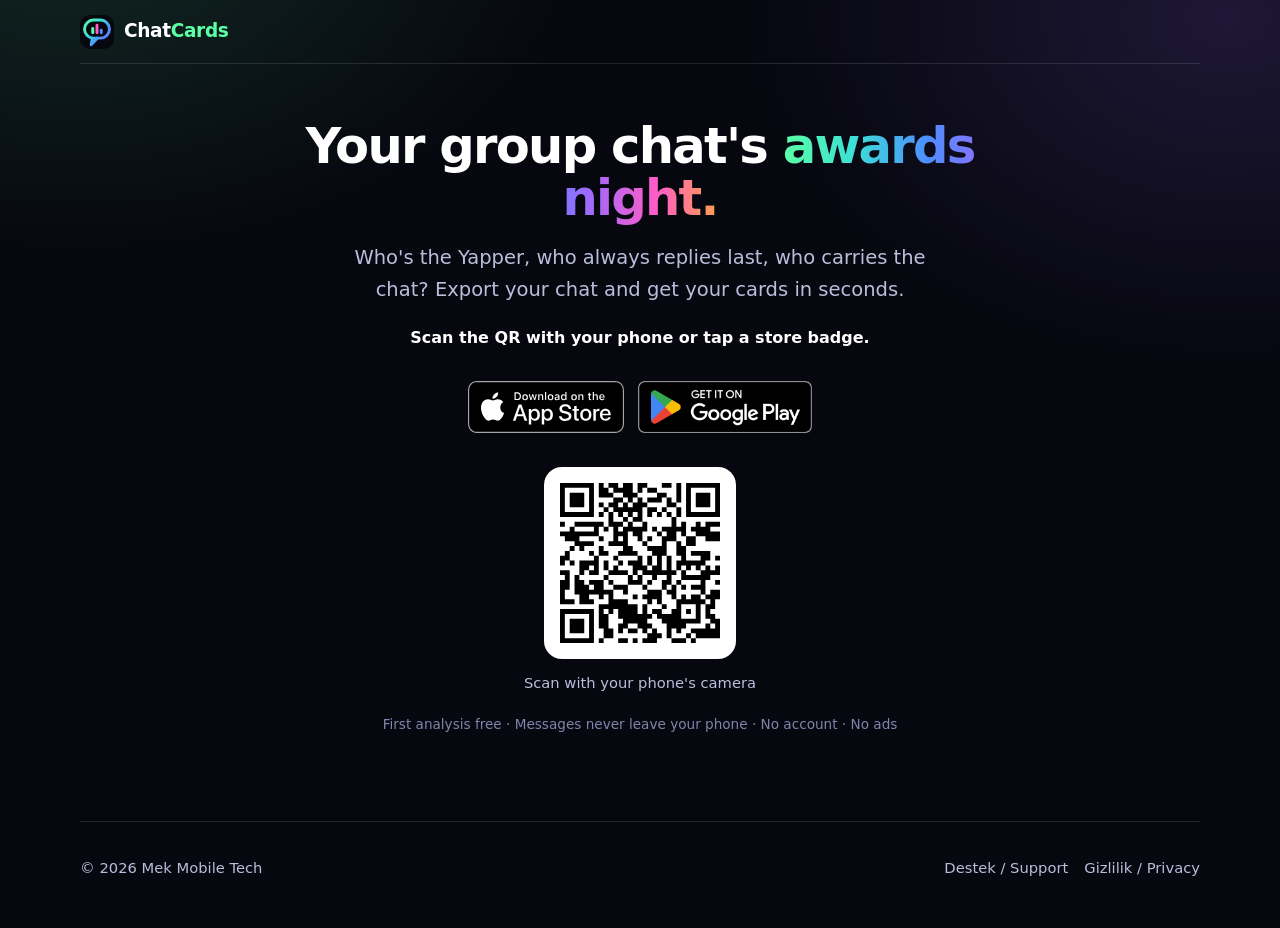
<file: go/index.html>
<!doctype html>
<html lang="tr">
<head>
  <meta charset="utf-8">
  <meta name="viewport" content="width=device-width,initial-scale=1">
  <title>Grubunun ödül töreni hazır · ChatCards</title>
  <meta name="title-tr" content="Grubunun ödül töreni hazır · ChatCards">
  <meta name="title-en" content="Your group chat's awards night · ChatCards">
  <meta name="title-pt" content="O Oscar do seu grupo tá pronto · ChatCards">
  <meta name="title-hi" content="आपके ग्रुप चैट के अवॉर्ड तैयार हैं · ChatCards">
  <meta name="robots" content="noindex, follow">
  <meta name="description" content="ChatCards: WhatsApp sohbetini telefonunda analiz et, grubunun ödül kartlarını paylaş.">
  <link rel="icon" href="../favicon.svg" type="image/svg+xml">
  <link rel="apple-touch-icon" href="../apple-touch-icon.png">
  <link rel="stylesheet" href="../styles.css">
  <meta name="theme-color" content="#06070F">
  <meta name="apple-itunes-app" content="app-id=6814486063">
  <meta property="og:type" content="website">
  <meta property="og:site_name" content="ChatCards">
  <meta property="og:title" content="Grubunun ödül töreni hazır · ChatCards">
  <meta property="og:description" content="Sohbetini telefonunda analiz et, grubunun kartlarını paylaş. İlk analiz ücretsiz.">
  <meta property="og:image" content="https://emrekaramustafa.github.io/chatcards-site/img/og-tr.jpg">
  <meta property="og:image:width" content="1200">
  <meta property="og:image:height" content="630">
  <meta name="twitter:image" content="https://emrekaramustafa.github.io/chatcards-site/img/og-tr.jpg">
  <meta name="twitter:card" content="summary_large_image">
</head>
<body>
  <!-- Reklam, creator, bio ve basın linklerinin tek giriş noktası (03a SITE-05).
       Parametre sözlüğü: docs/growth/links.md. Mobil tarayıcıda mağazaya
       kendiliğinden geçer; uygulama içi tarayıcıda tek büyük düğme gösterir;
       masaüstünde rozetler ve QR. -->
  <header class="shell nav nav-compact">
    <a class="brand" href="../"><img src="../favicon.svg" alt=""><span>Chat<span class="c2">Cards</span></span></a>
  </header>

  <main class="landing">
    <div data-lang="tr">
      <h1>Grubunun <span class="gradient-text">ödül töreni hazır.</span></h1>
      <p class="lede">Kim geveze, kim hep geç yazar, kim sohbeti taşıyor? Sohbetini dışa aktar, kartların saniyeler içinde çıksın.</p>
      <p class="landing-hint" data-show="desktop" hidden data-unhide>Telefonunla QR'ı okut ya da mağaza rozetine tıkla.</p>
    </div>
    <div data-lang="en" hidden>
      <h1>Your group chat's <span class="gradient-text">awards night.</span></h1>
      <p class="lede">Who's the Yapper, who always replies last, who carries the chat? Export your chat and get your cards in seconds.</p>
      <p class="landing-hint" data-show="desktop" hidden data-unhide>Scan the QR with your phone or tap a store badge.</p>
    </div>
    <div data-lang="pt" hidden>
      <h1>O Oscar do seu grupo <span class="gradient-text">tá pronto.</span></h1>
      <p class="lede">Quem é o Tagarela, quem sempre responde por último, quem segura a conversa? Exporta a conversa e seus cards saem em segundos.</p>
      <p class="landing-hint" data-show="desktop" hidden data-unhide>Escaneia o QR com o celular ou toca num selo da loja.</p>
    </div>
    <div data-lang="hi" hidden>
      <h1>आपके ग्रुप चैट के <span class="gradient-text">अवॉर्ड तैयार हैं।</span></h1>
      <p class="lede">बकबक मशीन कौन है, सबसे देर से जवाब कौन देता है, चैट को असल में कौन चलाता है? अपनी चैट एक्सपोर्ट कीजिए और सेकंडों में आपके कार्ड तैयार।</p>
      <p class="landing-hint" data-show="desktop" hidden data-unhide>फ़ोन से QR स्कैन कीजिए या स्टोर बैज पर क्लिक कीजिए।</p>
    </div>

    <div class="actions landing-actions">
      <a class="button big" data-store="ios" data-show="ios" href="https://apps.apple.com/app/id6814486063">
        <span data-lang="tr">App Store'da aç</span><span data-lang="en" hidden>Open in the App Store</span><span data-lang="pt" hidden>Abrir na App Store</span><span data-lang="hi" hidden>App Store में खोलें</span>
      </a>
      <a class="button big" data-store="android" data-show="android" href="https://play.google.com/store/apps/details?id=app.chatpoz.chatpoz">
        <span data-lang="tr">Google Play'de aç</span><span data-lang="en" hidden>Open in Google Play</span><span data-lang="pt" hidden>Abrir no Google Play</span><span data-lang="hi" hidden>Google Play में खोलें</span>
      </a>
    </div>

    <div class="actions store-badges landing-badges" data-show="desktop">
      <a class="store-badge" data-store="ios" href="https://apps.apple.com/app/id6814486063"><img src="../img/badges/app-store-en.svg" width="144" height="48" alt="App Store'dan indir" data-alt-en="Download on the App Store" data-alt-tr="App Store'dan indir"></a>
      <a class="store-badge" data-store="android" href="https://play.google.com/store/apps/details?id=app.chatpoz.chatpoz"><img src="../img/badges/google-play-tr.png" width="162" height="48" alt="Google Play'den indir" data-src-tr="../img/badges/google-play-tr.png" data-src-en="../img/badges/google-play-en.png" data-alt-tr="Google Play'den indir" data-alt-en="Get it on Google Play"></a>
    </div>

    <figure class="qr-box" data-qr>
      <div class="qr-code" data-qr-code></div>
      <figcaption><span data-lang="tr">Telefonunun kamerasıyla okut</span><span data-lang="en" hidden>Scan with your phone's camera</span><span data-lang="pt" hidden>Escaneia com a câmera do celular</span><span data-lang="hi" hidden>फ़ोन के कैमरे से स्कैन कीजिए</span></figcaption>
    </figure>

    <p class="fine">
      <span data-lang="tr">İlk analiz ücretsiz · Mesajların telefonundan çıkmaz · Hesap yok · Reklam yok</span>
      <span data-lang="en" hidden>First analysis free · Messages never leave your phone · No account · No ads</span>
      <span data-lang="pt" hidden>1ª análise grátis · As mensagens não saem do seu celular · Sem conta · Sem anúncios</span>
      <span data-lang="hi" hidden>पहला एनालिसिस फ़्री · मैसेज आपके फ़ोन से बाहर नहीं जाते · कोई अकाउंट नहीं · कोई विज्ञापन नहीं</span>
    </p>
  </main>

  <footer class="shell footer">
    <span>© 2026 Mek Mobile Tech</span>
    <div class="footer-links"><a href="../support/">Destek / Support</a><a href="../privacy/">Gizlilik / Privacy</a></div>
  </footer>
  <script type="module">
    import { mount } from '../assets/go.js';
    mount({ page: 'go', mode: 'redirect', bilingual: true });
  </script>
</body>
</html>
</file>
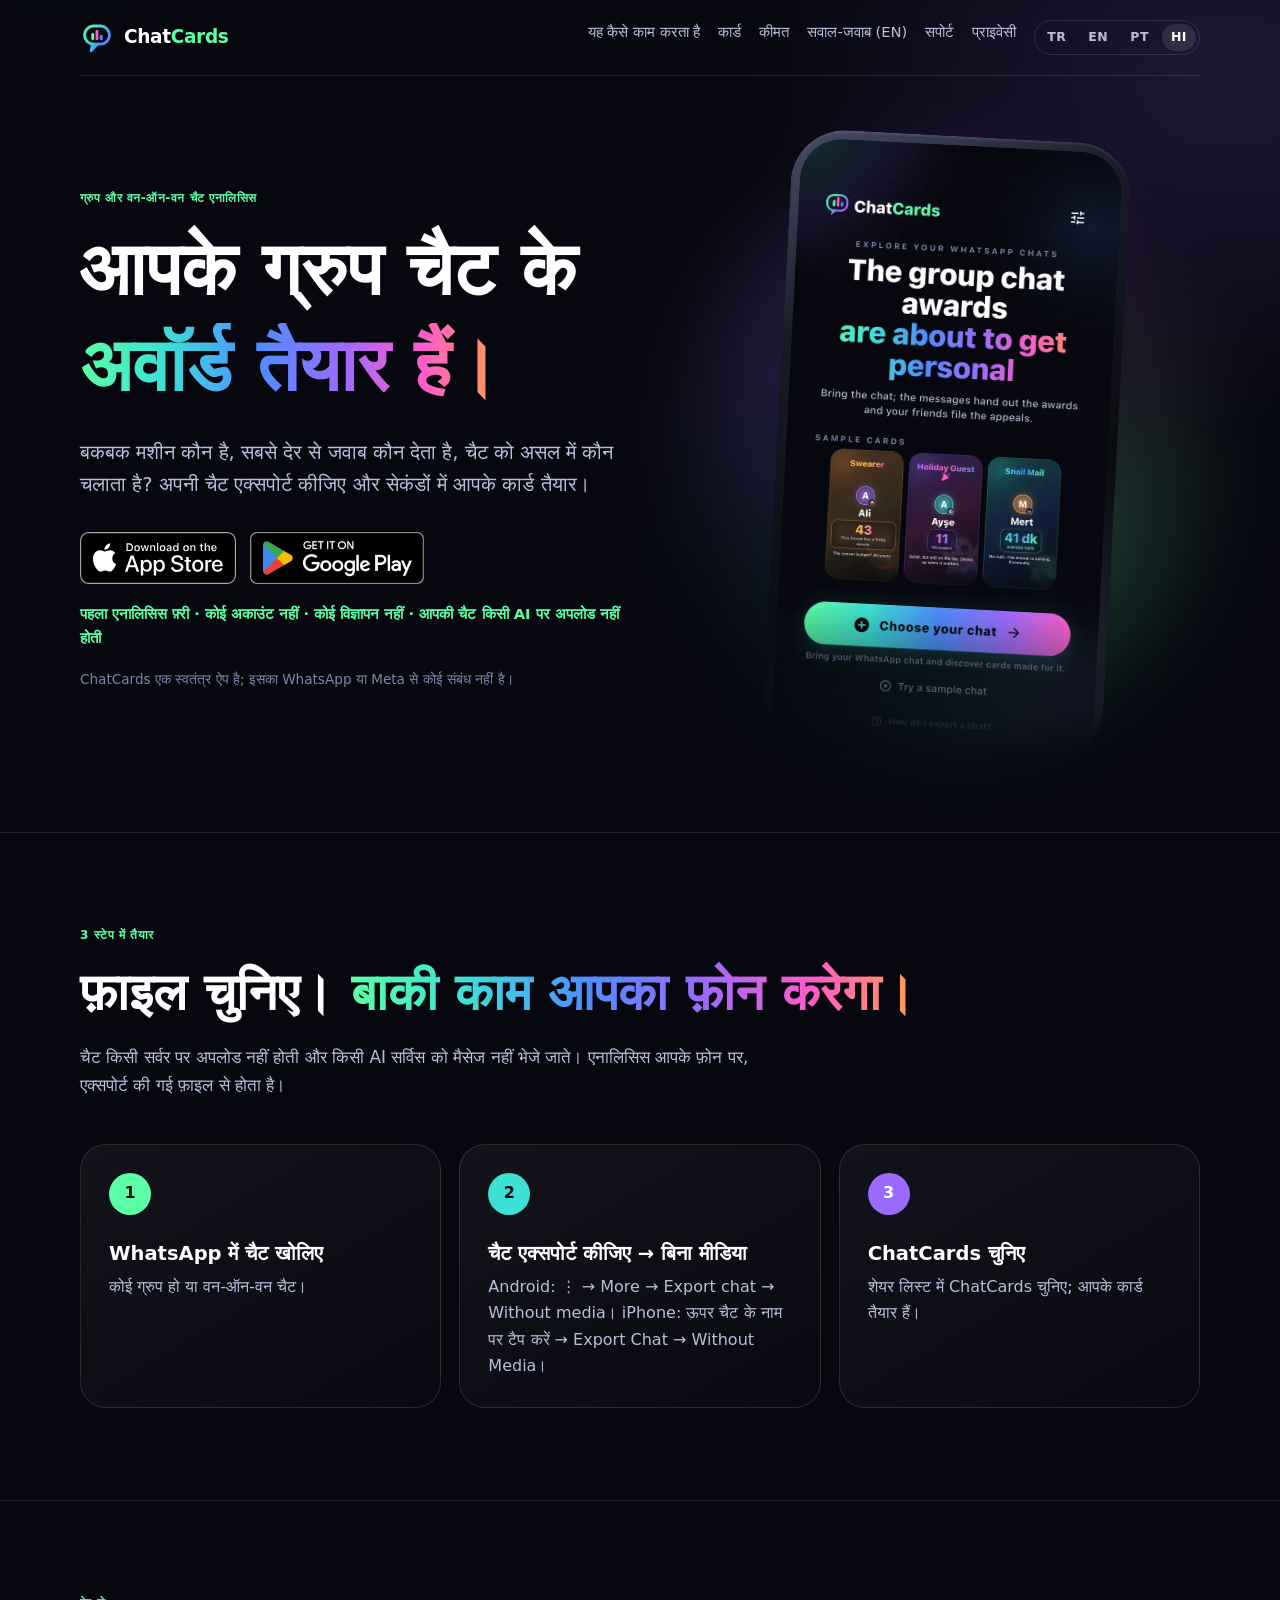
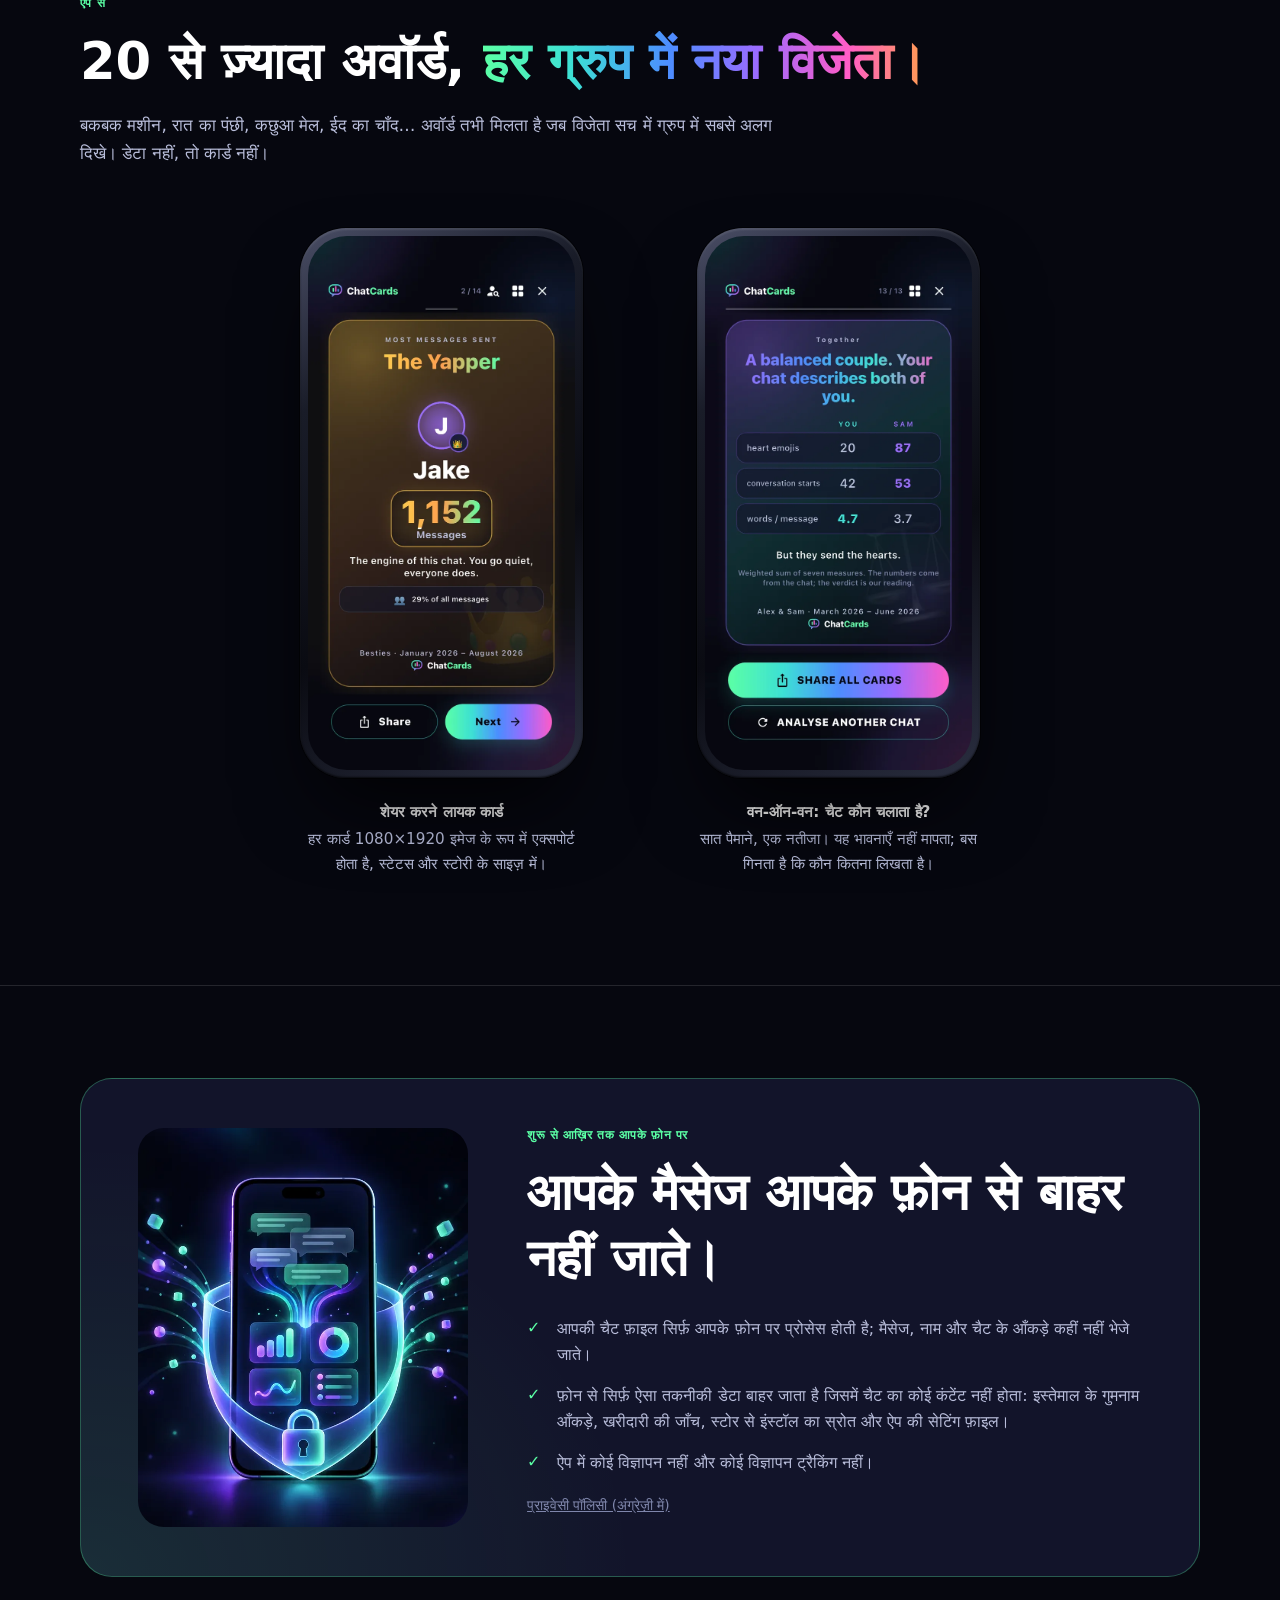
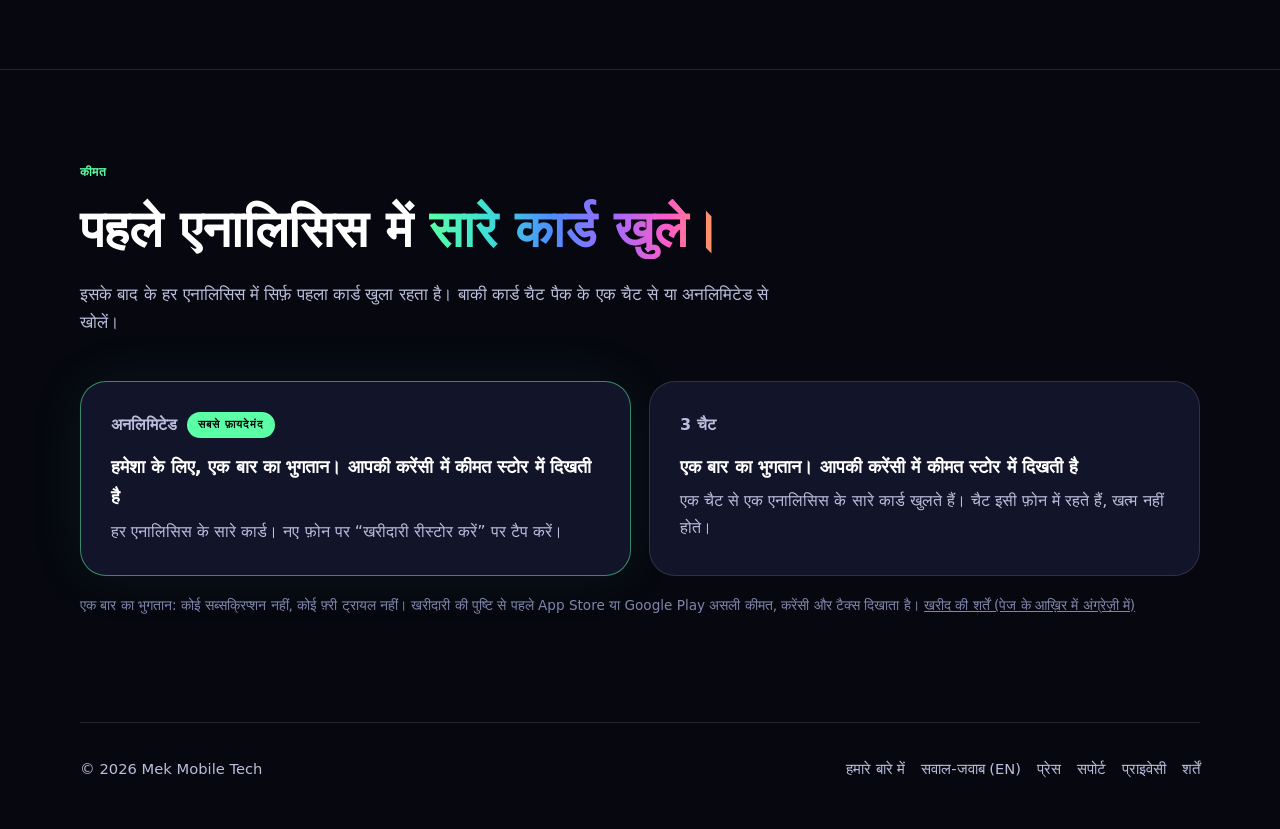
<file: hi/index.html>
<!doctype html>
<html lang="hi">
<head>
  <meta charset="utf-8">
  <meta name="viewport" content="width=device-width,initial-scale=1">
  <title>आपके ग्रुप चैट के अवॉर्ड तैयार हैं · ChatCards</title>
  <meta name="description" content="बकबक मशीन कौन, सबसे देर से जवाब कौन देता है? अपनी ग्रुप चैट फ़ोन पर ही एनालाइज़ कीजिए और कार्ड शेयर कीजिए। मैसेज आपके फ़ोन से बाहर नहीं जाते।">
  <link rel="canonical" href="https://emrekaramustafa.github.io/chatcards-site/hi/">
  <link rel="alternate" hreflang="tr" href="https://emrekaramustafa.github.io/chatcards-site/">
  <link rel="alternate" hreflang="en" href="https://emrekaramustafa.github.io/chatcards-site/en/">
  <link rel="alternate" hreflang="pt" href="https://emrekaramustafa.github.io/chatcards-site/pt/">
  <link rel="alternate" hreflang="hi" href="https://emrekaramustafa.github.io/chatcards-site/hi/">
  <link rel="alternate" hreflang="x-default" href="https://emrekaramustafa.github.io/chatcards-site/">
  <link rel="icon" href="../favicon.svg" type="image/svg+xml">
  <link rel="apple-touch-icon" href="../apple-touch-icon.png">
  <link rel="stylesheet" href="../styles.css">
  <meta name="theme-color" content="#06070F">
  <meta name="apple-itunes-app" content="app-id=6814486063">
  <meta property="og:type" content="website">
  <meta property="og:site_name" content="ChatCards">
  <meta property="og:title" content="आपके ग्रुप चैट के अवॉर्ड तैयार हैं · ChatCards">
  <meta property="og:description" content="बकबक मशीन कौन, सबसे देर से जवाब कौन देता है? अपनी ग्रुप चैट फ़ोन पर ही एनालाइज़ कीजिए और कार्ड शेयर कीजिए। मैसेज आपके फ़ोन से बाहर नहीं जाते।">
  <meta property="og:url" content="https://emrekaramustafa.github.io/chatcards-site/hi/">
  <meta property="og:image" content="https://emrekaramustafa.github.io/chatcards-site/img/og-hi.jpg">
  <meta property="og:image:width" content="1200">
  <meta property="og:image:height" content="630">
  <meta property="og:locale" content="hi_IN">
  <meta name="twitter:card" content="summary_large_image">
  <meta name="twitter:title" content="आपके ग्रुप चैट के अवॉर्ड तैयार हैं · ChatCards">
  <meta name="twitter:description" content="चैट फ़ोन पर ही एनालाइज़ कीजिए और कार्ड शेयर कीजिए। मैसेज आपके फ़ोन से बाहर नहीं जाते।">
  <meta name="twitter:image" content="https://emrekaramustafa.github.io/chatcards-site/img/og-hi.jpg">
</head>
<body>
  <!-- Generated from one template for en/pt/hi (#38 SITE-11, #39). Keep the three pages in step. -->
  <header class="shell nav">
    <a class="brand" href="./"><img src="../favicon.svg" alt=""><span>Chat<span class="c2">Cards</span></span></a>
    <nav class="nav-links" aria-label="मुख्य मेन्यू">
      <a href="#kaise">यह कैसे काम करता है</a><a href="#cards">कार्ड</a><a href="#premium">कीमत</a><a href="../en/faq/">सवाल-जवाब (EN)</a><a href="../support/">सपोर्ट</a><a href="../privacy/#en">प्राइवेसी</a>
      <nav class="lang-switch" aria-label="भाषा"><a href="../?l=tr" hreflang="tr" lang="tr">TR</a><a href="../en/" hreflang="en" lang="en">EN</a><a href="../pt/" hreflang="pt" lang="pt">PT</a><a href="../hi/" hreflang="hi" lang="hi" aria-current="true">HI</a></nav>
    </nav>
  </header>

  <main>
    <section class="shell hero">
      <div>
        <p class="eyebrow">ग्रुप और वन-ऑन-वन चैट एनालिसिस</p>
        <h1>आपके ग्रुप चैट के <span class="gradient-text">अवॉर्ड तैयार हैं।</span></h1>
        <p class="lede">बकबक मशीन कौन है, सबसे देर से जवाब कौन देता है, चैट को असल में कौन चलाता है? अपनी चैट एक्सपोर्ट कीजिए और सेकंडों में आपके कार्ड तैयार।</p>
        <div class="actions store-badges">
          <a class="store-badge" data-store="ios" href="https://apps.apple.com/app/id6814486063"><img src="../img/badges/app-store-en.svg" width="144" height="48" alt="App Store से डाउनलोड करें"></a>
          <a class="store-badge" data-store="android" href="https://play.google.com/store/apps/details?id=app.chatpoz.chatpoz"><img src="../img/badges/google-play-en.png" width="162" height="48" alt="Google Play पर पाएं"></a>
        </div>
        <p class="trust">पहला एनालिसिस फ़्री · कोई अकाउंट नहीं · कोई विज्ञापन नहीं · आपकी चैट किसी AI पर अपलोड नहीं होती</p>
        <p class="fine">ChatCards एक स्वतंत्र ऐप है; इसका WhatsApp या Meta से कोई संबंध नहीं है।</p>
      </div>
      <div class="device-stage">
        <div class="device tilt">
          <img src="../img/en-home.webp" width="700" height="1399" alt="ChatCards की होम स्क्रीन: चैट चुनने का बटन और सैंपल कार्ड" fetchpriority="high">
        </div>
      </div>
    </section>

    <section id="kaise" class="section">
      <div class="shell">
        <p class="eyebrow">3 स्टेप में तैयार</p>
        <h2>फ़ाइल चुनिए। <span class="gradient-text">बाकी काम आपका फ़ोन करेगा।</span></h2>
        <p class="section-intro">चैट किसी सर्वर पर अपलोड नहीं होती और किसी AI सर्विस को मैसेज नहीं भेजे जाते। एनालिसिस आपके फ़ोन पर, एक्सपोर्ट की गई फ़ाइल से होता है।</p>
        <div class="grid-3"><article class="feature"><div class="num">1</div><h3>WhatsApp में चैट खोलिए</h3><p>कोई ग्रुप हो या वन-ऑन-वन चैट।</p></article><article class="feature"><div class="num">2</div><h3>चैट एक्सपोर्ट कीजिए → <strong>बिना मीडिया</strong></h3><p>Android: ⋮ → More → Export chat → Without media। iPhone: ऊपर चैट के नाम पर टैप करें → Export Chat → Without Media।</p></article><article class="feature"><div class="num">3</div><h3>ChatCards चुनिए</h3><p>शेयर लिस्ट में ChatCards चुनिए; आपके कार्ड तैयार हैं।</p></article></div>
      </div>
    </section>

    <section id="cards" class="section">
      <div class="shell">
        <p class="eyebrow">ऐप से</p>
        <h2>20 से ज़्यादा अवॉर्ड, <span class="gradient-text">हर ग्रुप में नया विजेता।</span></h2>
        <p class="section-intro">बकबक मशीन, रात का पंछी, कछुआ मेल, ईद का चाँद… अवॉर्ड तभी मिलता है जब विजेता सच में ग्रुप में सबसे अलग दिखे। डेटा नहीं, तो कार्ड नहीं।</p>
        <div class="shots two">
          <figure class="shot">
            <div class="device"><img src="../img/en-yapper.webp" width="700" height="1399" alt="सैंपल ग्रुप का कार्ड (अंग्रेज़ी इंटरफ़ेस)" loading="lazy"></div>
            <figcaption class="shot-caption"><strong>शेयर करने लायक कार्ड</strong>हर कार्ड 1080×1920 इमेज के रूप में एक्सपोर्ट होता है, स्टेटस और स्टोरी के साइज़ में।</figcaption>
          </figure>
          <figure class="shot">
            <div class="device"><img src="../img/en-verdict.webp" width="700" height="1399" alt="सैंपल चैट का नतीजा कार्ड (अंग्रेज़ी इंटरफ़ेस)" loading="lazy"></div>
            <figcaption class="shot-caption"><strong>वन-ऑन-वन: चैट कौन चलाता है?</strong>सात पैमाने, एक नतीजा। यह भावनाएँ नहीं मापता; बस गिनता है कि कौन कितना लिखता है।</figcaption>
          </figure>
        </div>
      </div>
    </section>

    <section class="section">
      <div class="shell privacy-banner">
        <div class="privacy-visual">
          <img src="../img/privacy-shield.webp" width="620" height="749" alt="चैट डेटा फ़ोन पर ही रहने को दिखाती तस्वीर" loading="lazy">
        </div>
        <div>
          <p class="eyebrow">शुरू से आख़िर तक आपके फ़ोन पर</p>
          <h2>आपके मैसेज आपके फ़ोन से बाहर नहीं जाते।</h2>
          <ul class="privacy-points"><li>आपकी चैट फ़ाइल सिर्फ़ आपके फ़ोन पर प्रोसेस होती है; मैसेज, नाम और चैट के आँकड़े कहीं नहीं भेजे जाते।</li><li>फ़ोन से सिर्फ़ ऐसा तकनीकी डेटा बाहर जाता है जिसमें चैट का कोई कंटेंट नहीं होता: इस्तेमाल के गुमनाम आँकड़े, खरीदारी की जाँच, स्टोर से इंस्टॉल का स्रोत और ऐप की सेटिंग फ़ाइल।</li><li>ऐप में कोई विज्ञापन नहीं और कोई विज्ञापन ट्रैकिंग नहीं।</li></ul>
          <p class="fine"><a href="../privacy/#en">प्राइवेसी पॉलिसी (अंग्रेज़ी में)</a></p>
        </div>
      </div>
    </section>

    <section id="premium" class="section">
      <div class="shell">
        <p class="eyebrow">कीमत</p>
        <h2>पहले एनालिसिस में <span class="gradient-text">सारे कार्ड खुले।</span></h2>
        <p class="section-intro">इसके बाद के हर एनालिसिस में सिर्फ़ पहला कार्ड खुला रहता है। बाकी कार्ड चैट पैक के एक चैट से या अनलिमिटेड से खोलें।</p>
        <div class="price-box"><article class="plan recommended"><div class="plan-name">अनलिमिटेड <span class="tag">सबसे फ़ायदेमंद</span></div><p class="plan-price">हमेशा के लिए, एक बार का भुगतान। आपकी करेंसी में कीमत स्टोर में दिखती है</p><p class="price-copy">हर एनालिसिस के सारे कार्ड। नए फ़ोन पर “खरीदारी रीस्टोर करें” पर टैप करें।</p></article><article class="plan"><div class="plan-name">3 चैट</div><p class="plan-price">एक बार का भुगतान। आपकी करेंसी में कीमत स्टोर में दिखती है</p><p class="price-copy">एक चैट से एक एनालिसिस के सारे कार्ड खुलते हैं। चैट इसी फ़ोन में रहते हैं, खत्म नहीं होते।</p></article></div>
        <p class="fine">एक बार का भुगतान: कोई सब्सक्रिप्शन नहीं, कोई फ़्री ट्रायल नहीं। खरीदारी की पुष्टि से पहले App Store या Google Play असली कीमत, करेंसी और टैक्स दिखाता है। <a href="../subscription-terms/#en">खरीद की शर्तें (पेज के आख़िर में अंग्रेज़ी में)</a></p>
      </div>
    </section>
  </main>

  <footer class="shell footer">
    <span>© 2026 Mek Mobile Tech</span>
    <div class="footer-links"><a href="../about/">हमारे बारे में</a><a href="../en/faq/">सवाल-जवाब (EN)</a><a href="../press/">प्रेस</a><a href="../support/">सपोर्ट</a><a href="../privacy/#en">प्राइवेसी</a><a href="../terms/">शर्तें</a></div>
  </footer>
  <script type="module">
    import { mount } from '../assets/go.js';
    mount({ page: 'home-hi', mode: 'badges', defaults: { c: 'web' } });
  </script>
</body>
</html>
</file>
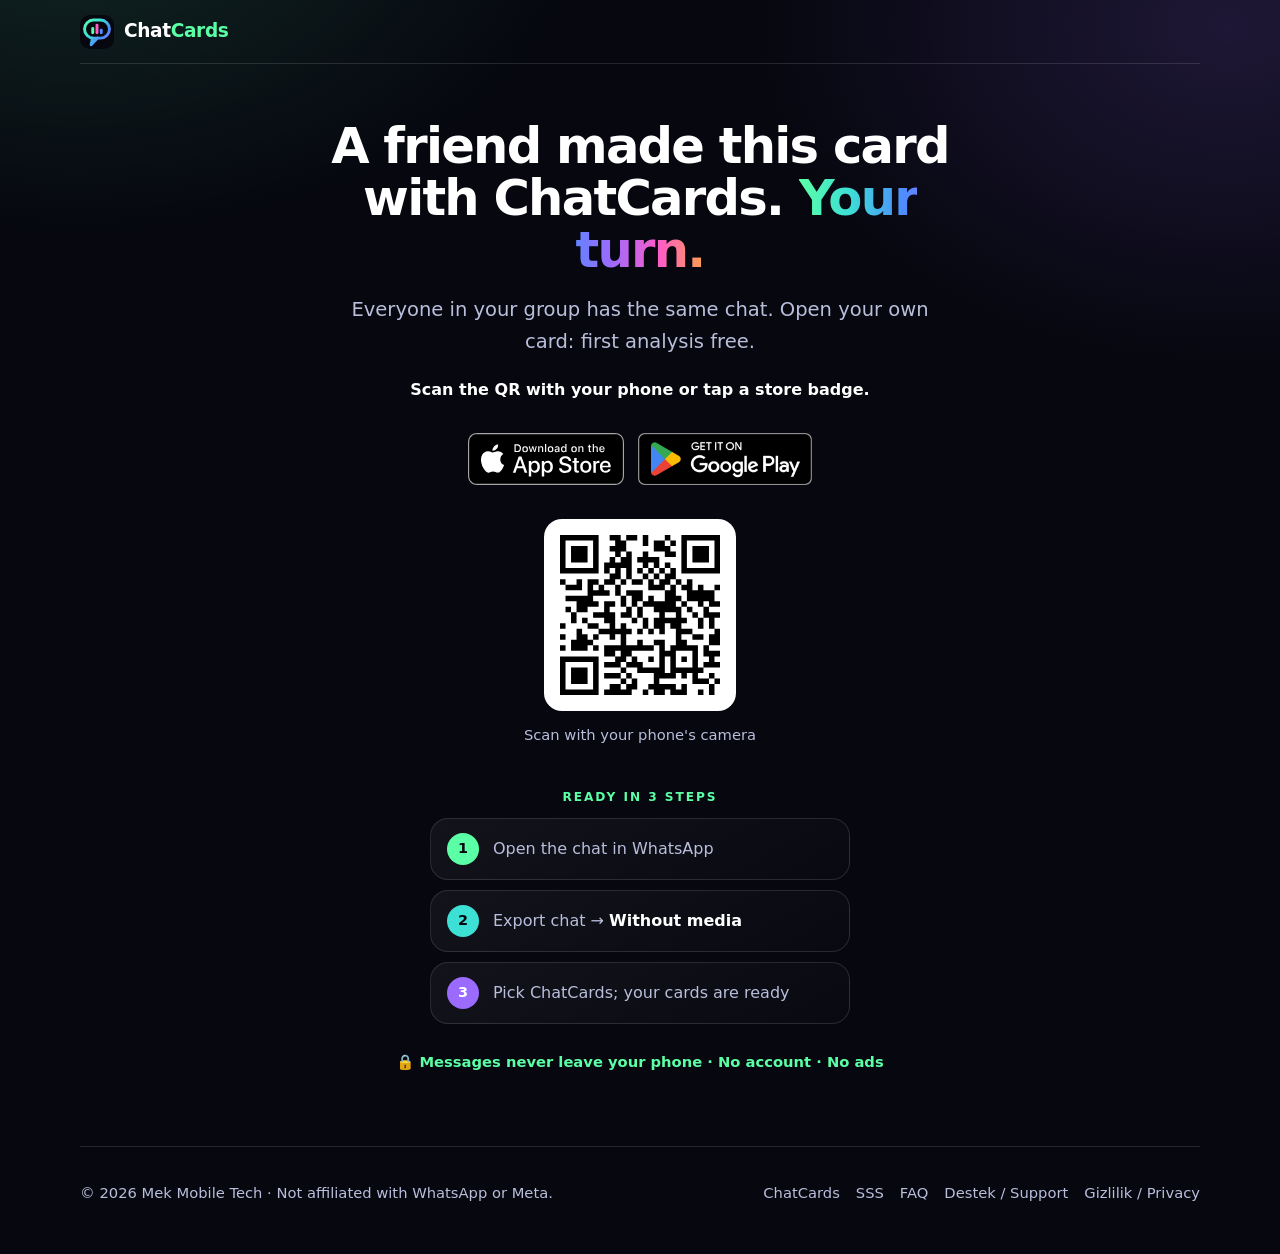
<file: k/index.html>
<!doctype html>
<html lang="tr">
<head>
  <meta charset="utf-8">
  <meta name="viewport" content="width=device-width,initial-scale=1">
  <title>Arkadaşın bu kartı ChatCards'la yaptı. Sıra sende.</title>
  <meta name="title-tr" content="Arkadaşın bu kartı ChatCards'la yaptı. Sıra sende.">
  <meta name="title-en" content="A friend made this card with ChatCards. Your turn.">
  <meta name="title-pt" content="Um amigo fez esse card com o ChatCards. Agora é a sua vez.">
  <meta name="title-hi" content="आपके दोस्त ने यह कार्ड ChatCards से बनाया है। अब आपकी बारी।">
  <meta name="description" content="Grubundaki herkesin elinde aynı sohbet var. Kendi kartını aç: ilk analiz ücretsiz. Mesajların telefonundan çıkmaz.">
  <link rel="canonical" href="https://emrekaramustafa.github.io/chatcards-site/k/">
  <link rel="icon" href="../favicon.svg" type="image/svg+xml">
  <link rel="apple-touch-icon" href="../apple-touch-icon.png">
  <link rel="stylesheet" href="../styles.css">
  <meta name="theme-color" content="#06070F">
  <meta name="apple-itunes-app" content="app-id=6814486063">
  <meta property="og:type" content="website">
  <meta property="og:site_name" content="ChatCards">
  <meta property="og:title" content="Arkadaşın bu kartı ChatCards'la yaptı. Sıra sende.">
  <meta property="og:description" content="Grubundaki herkesin elinde aynı sohbet var. Kendi kartını aç: ilk analiz ücretsiz.">
  <meta property="og:url" content="https://emrekaramustafa.github.io/chatcards-site/k/">
  <meta property="og:image" content="https://emrekaramustafa.github.io/chatcards-site/img/og-tr.jpg">
  <meta property="og:image:width" content="1200">
  <meta property="og:image:height" content="630">
  <meta name="twitter:card" content="summary_large_image">
  <meta name="twitter:title" content="Arkadaşın bu kartı ChatCards'la yaptı. Sıra sende.">
  <meta name="twitter:image" content="https://emrekaramustafa.github.io/chatcards-site/img/og-tr.jpg">
</head>
<body>
  <!-- Paylaşılan kartın iniş sayfası (03a SITE-06). Uygulamanın paylaşım
       linki (k/?m=msg&v=grp_res) ve karttaki QR (k/?m=qr) buraya gelir.
       Varsayılan kaynak c=share: iOS ct=share_<m>_<v>, Android
       utm_source=share. Mobil tarayıcıda mağazaya kendiliğinden geçer. -->
  <header class="shell nav nav-compact">
    <a class="brand" href="../"><img src="../favicon.svg" alt=""><span>Chat<span class="c2">Cards</span></span></a>
  </header>

  <main class="landing">
    <div data-lang="tr">
      <h1>Arkadaşın bu kartı ChatCards'la yaptı. <span class="gradient-text">Sıra sende.</span></h1>
      <p class="lede">Grubundaki herkesin elinde aynı sohbet var. Kendi kartını aç: ilk analiz ücretsiz.</p>
      <p class="landing-hint" data-show="desktop" hidden data-unhide>Telefonunla QR'ı okut ya da mağaza rozetine tıkla.</p>
    </div>
    <div data-lang="en" hidden>
      <h1>A friend made this card with ChatCards. <span class="gradient-text">Your turn.</span></h1>
      <p class="lede">Everyone in your group has the same chat. Open your own card: first analysis free.</p>
      <p class="landing-hint" data-show="desktop" hidden data-unhide>Scan the QR with your phone or tap a store badge.</p>
    </div>
    <div data-lang="pt" hidden>
      <h1>Um amigo fez esse card com o ChatCards. <span class="gradient-text">Agora é a sua vez.</span></h1>
      <p class="lede">Todo mundo no seu grupo tem a mesma conversa. Abre o seu card: a primeira análise é grátis.</p>
      <p class="landing-hint" data-show="desktop" hidden data-unhide>Escaneia o QR com o celular ou toca num selo da loja.</p>
    </div>
    <div data-lang="hi" hidden>
      <h1>आपके दोस्त ने यह कार्ड ChatCards से बनाया है। <span class="gradient-text">अब आपकी बारी।</span></h1>
      <p class="lede">आपके ग्रुप में सबके पास वही चैट है। अपना कार्ड खोलिए: पहला एनालिसिस फ़्री है।</p>
      <p class="landing-hint" data-show="desktop" hidden data-unhide>फ़ोन से QR स्कैन कीजिए या स्टोर बैज पर क्लिक कीजिए।</p>
    </div>

    <div class="actions landing-actions">
      <a class="button big" data-store="ios" data-show="ios" href="https://apps.apple.com/app/id6814486063">
        <span data-lang="tr">App Store'da aç</span><span data-lang="en" hidden>Open in the App Store</span><span data-lang="pt" hidden>Abrir na App Store</span><span data-lang="hi" hidden>App Store में खोलें</span>
      </a>
      <a class="button big" data-store="android" data-show="android" href="https://play.google.com/store/apps/details?id=app.chatpoz.chatpoz">
        <span data-lang="tr">Google Play'de aç</span><span data-lang="en" hidden>Open in Google Play</span><span data-lang="pt" hidden>Abrir no Google Play</span><span data-lang="hi" hidden>Google Play में खोलें</span>
      </a>
    </div>

    <div class="actions store-badges landing-badges" data-show="desktop">
      <a class="store-badge" data-store="ios" href="https://apps.apple.com/app/id6814486063"><img src="../img/badges/app-store-en.svg" width="144" height="48" alt="App Store'dan indir" data-alt-en="Download on the App Store" data-alt-tr="App Store'dan indir"></a>
      <a class="store-badge" data-store="android" href="https://play.google.com/store/apps/details?id=app.chatpoz.chatpoz"><img src="../img/badges/google-play-tr.png" width="162" height="48" alt="Google Play'den indir" data-src-tr="../img/badges/google-play-tr.png" data-src-en="../img/badges/google-play-en.png" data-alt-tr="Google Play'den indir" data-alt-en="Get it on Google Play"></a>
    </div>

    <figure class="qr-box" data-qr>
      <div class="qr-code" data-qr-code></div>
      <figcaption><span data-lang="tr">Telefonunun kamerasıyla okut</span><span data-lang="en" hidden>Scan with your phone's camera</span><span data-lang="pt" hidden>Escaneia com a câmera do celular</span><span data-lang="hi" hidden>फ़ोन के कैमरे से स्कैन कीजिए</span></figcaption>
    </figure>

    <section class="landing-steps" aria-labelledby="steps-title">
      <h2 id="steps-title" class="eyebrow"><span data-lang="tr">3 adımda hazır</span><span data-lang="en" hidden>Ready in 3 steps</span><span data-lang="pt" hidden>Pronto em 3 passos</span><span data-lang="hi" hidden>3 स्टेप में तैयार</span></h2>
      <ol class="steps">
        <li><span class="num">1</span><span data-lang="tr">WhatsApp'ta sohbeti aç</span><span data-lang="en" hidden>Open the chat in WhatsApp</span><span data-lang="pt" hidden>Abre a conversa no WhatsApp</span><span data-lang="hi" hidden>WhatsApp में चैट खोलिए</span></li>
        <li><span class="num">2</span><span data-lang="tr">Sohbeti dışa aktar → <strong>Medyasız</strong></span><span data-lang="en" hidden>Export chat → <strong>Without media</strong></span><span data-lang="pt" hidden>Exportar conversa → <strong>Sem mídia</strong></span><span data-lang="hi" hidden>चैट एक्सपोर्ट कीजिए → <strong>बिना मीडिया</strong></span></li>
        <li><span class="num">3</span><span data-lang="tr">ChatCards'ı seç; kartların hazır</span><span data-lang="en" hidden>Pick ChatCards; your cards are ready</span><span data-lang="pt" hidden>Escolhe o ChatCards; seus cards tão prontos</span><span data-lang="hi" hidden>ChatCards चुनिए; आपके कार्ड तैयार</span></li>
      </ol>
    </section>

    <p class="landing-privacy">
      <span data-lang="tr">🔒 Mesajların telefonundan çıkmaz · Hesap yok · Reklam yok</span>
      <span data-lang="en" hidden>🔒 Messages never leave your phone · No account · No ads</span>
      <span data-lang="pt" hidden>🔒 As mensagens não saem do seu celular · Sem conta · Sem anúncios</span>
      <span data-lang="hi" hidden>🔒 मैसेज आपके फ़ोन से बाहर नहीं जाते · कोई अकाउंट नहीं · कोई विज्ञापन नहीं</span>
    </p>
  </main>

  <footer class="shell footer">
    <span>© 2026 Mek Mobile Tech · <span data-lang="tr">WhatsApp ya da Meta ile bağlantılı değildir.</span><span data-lang="en" hidden>Not affiliated with WhatsApp or Meta.</span><span data-lang="pt" hidden>Sem ligação com o WhatsApp ou a Meta.</span><span data-lang="hi" hidden>WhatsApp या Meta से कोई संबंध नहीं।</span></span>
    <div class="footer-links"><a href="../">ChatCards</a><a href="../sss/">SSS</a><a href="../en/faq/">FAQ</a><a href="../support/">Destek / Support</a><a href="../privacy/">Gizlilik / Privacy</a></div>
  </footer>
  <script type="module">
    import { mount } from '../assets/go.js';
    mount({ page: 'k', mode: 'redirect', bilingual: true, defaults: { c: 'share' } });
  </script>
</body>
</html>
</file>
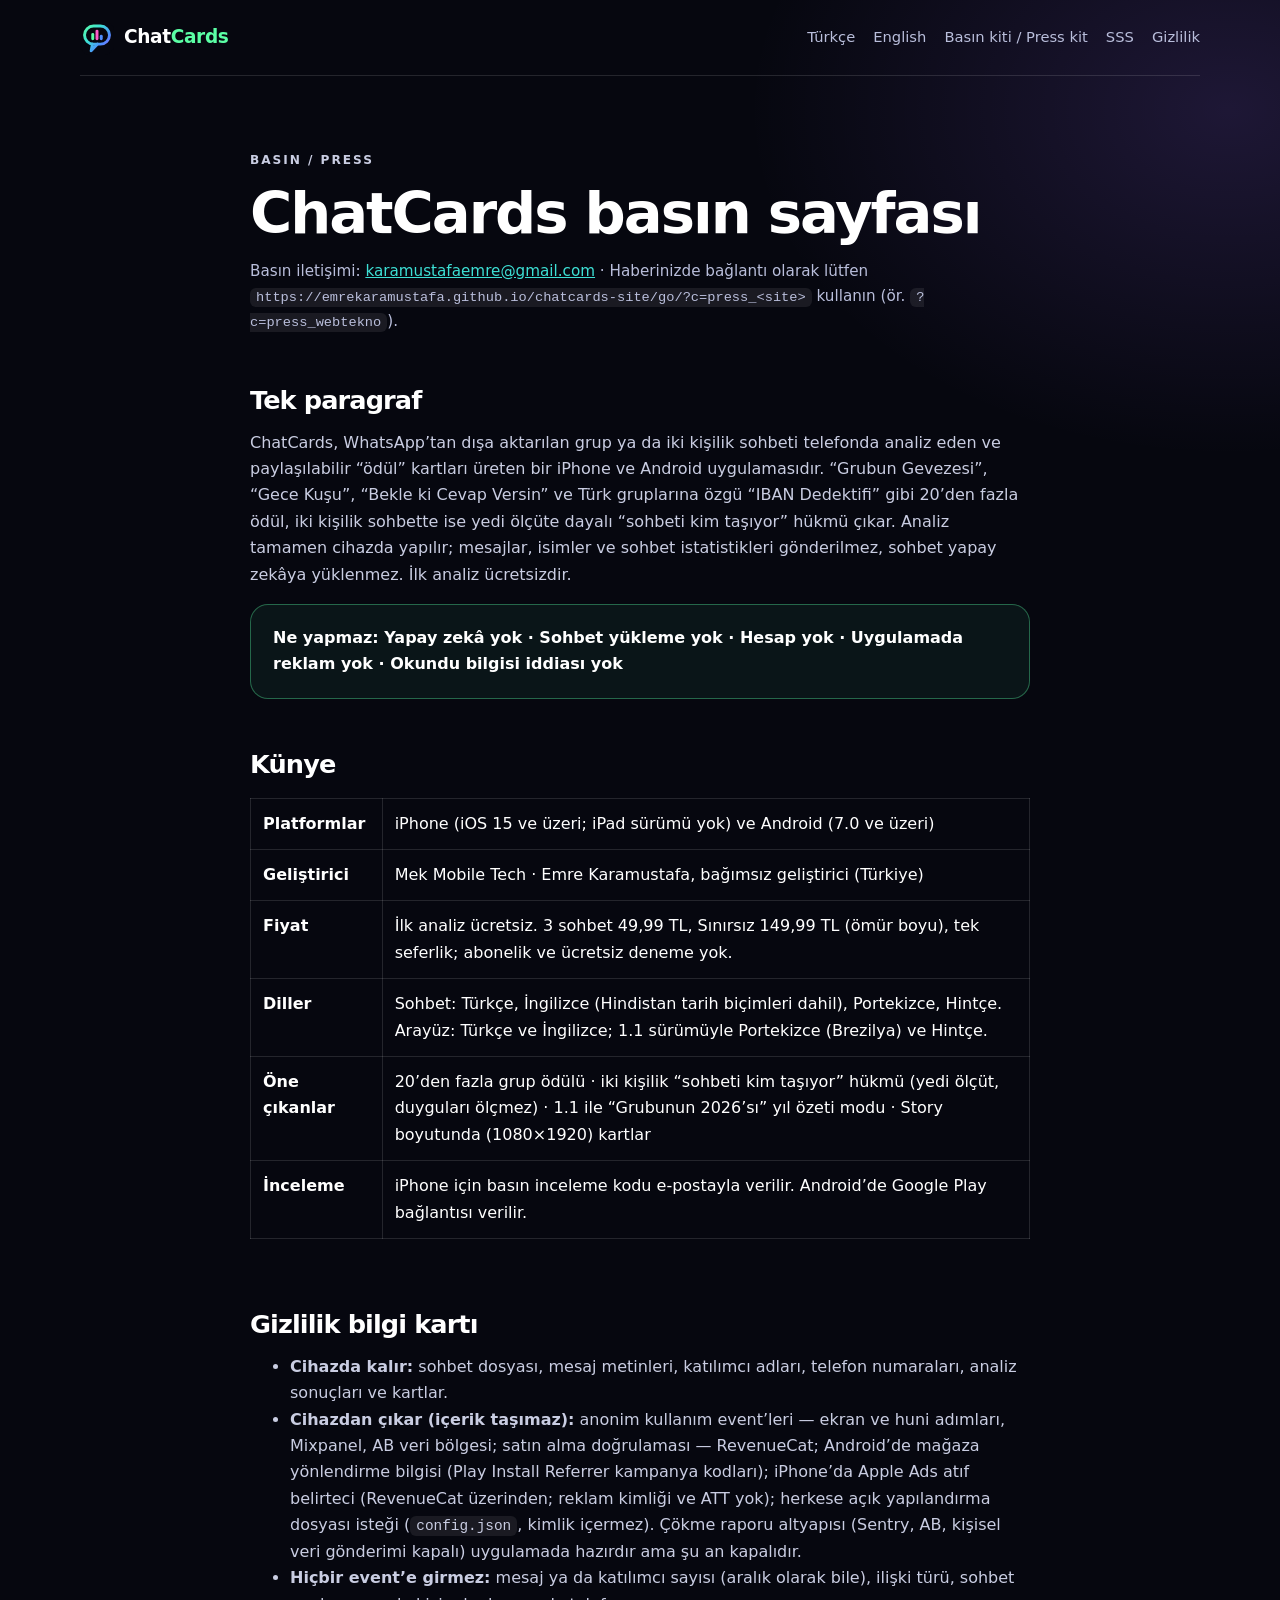
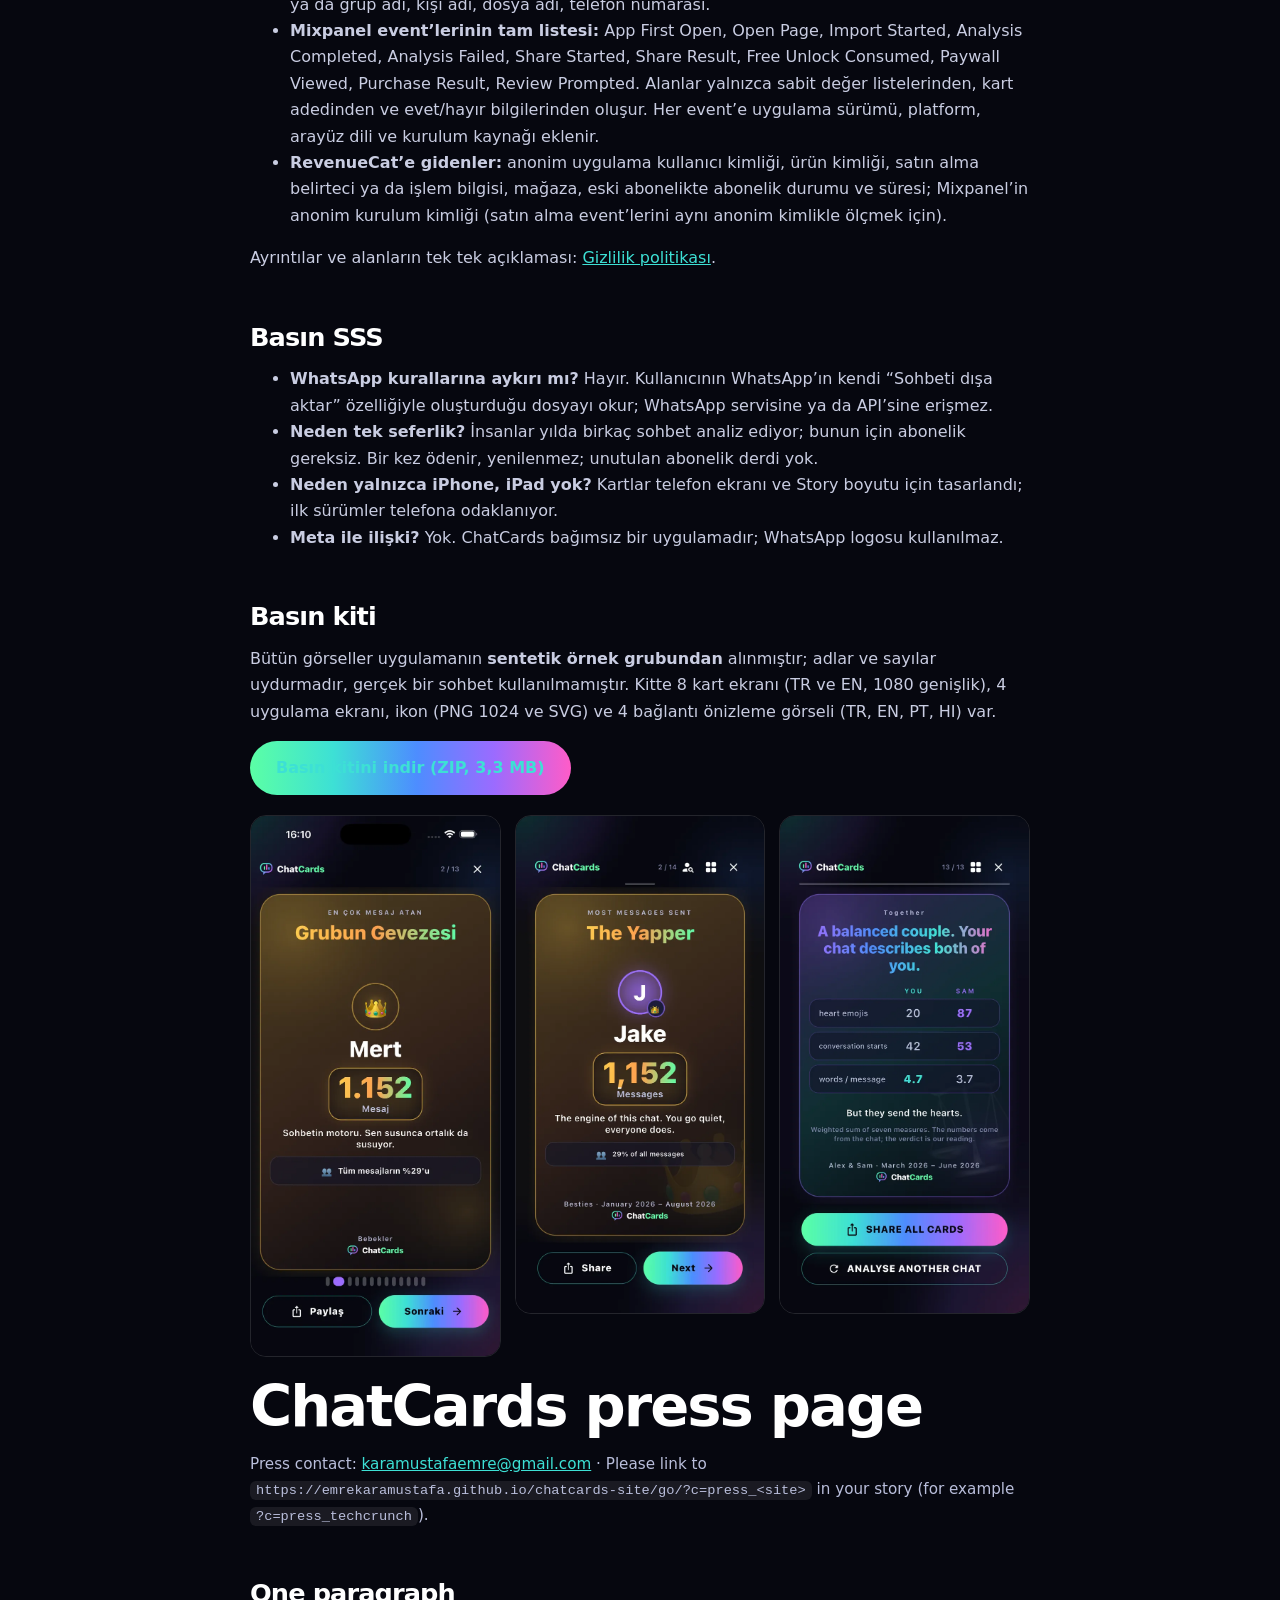
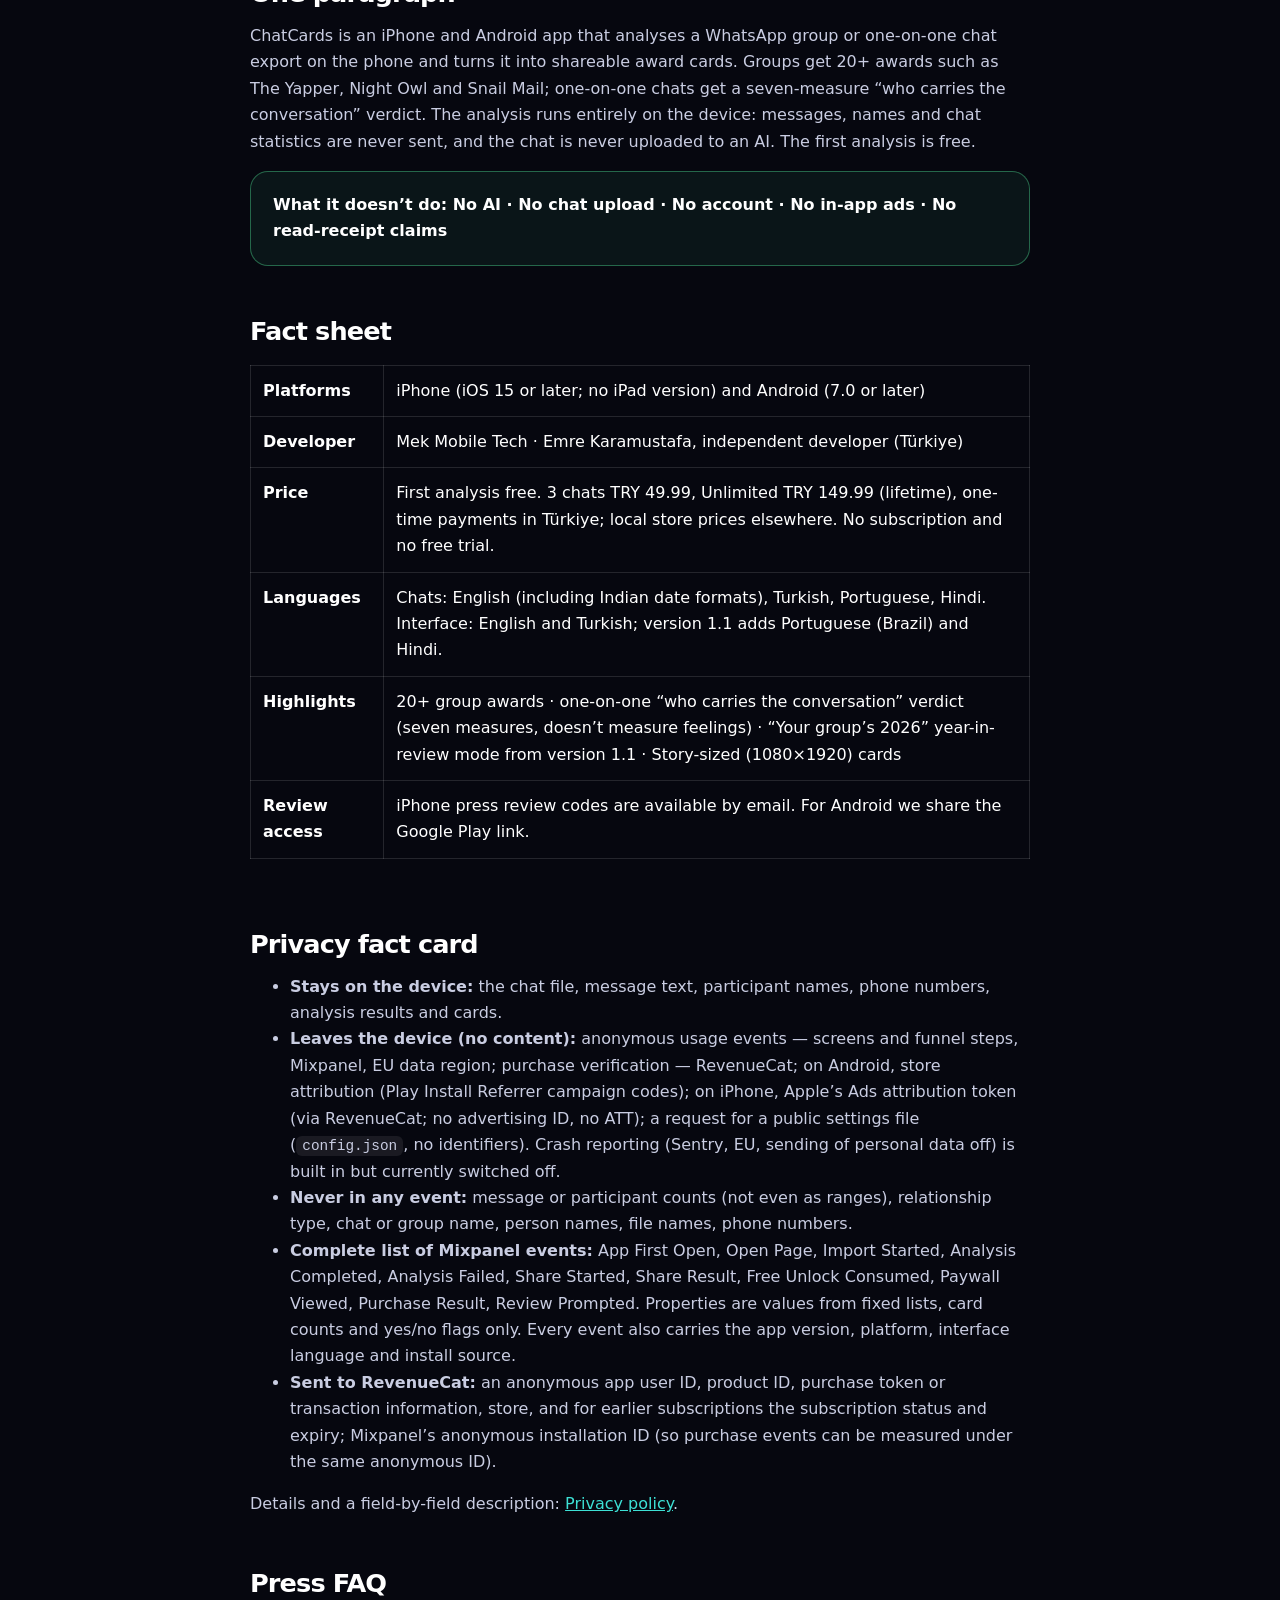
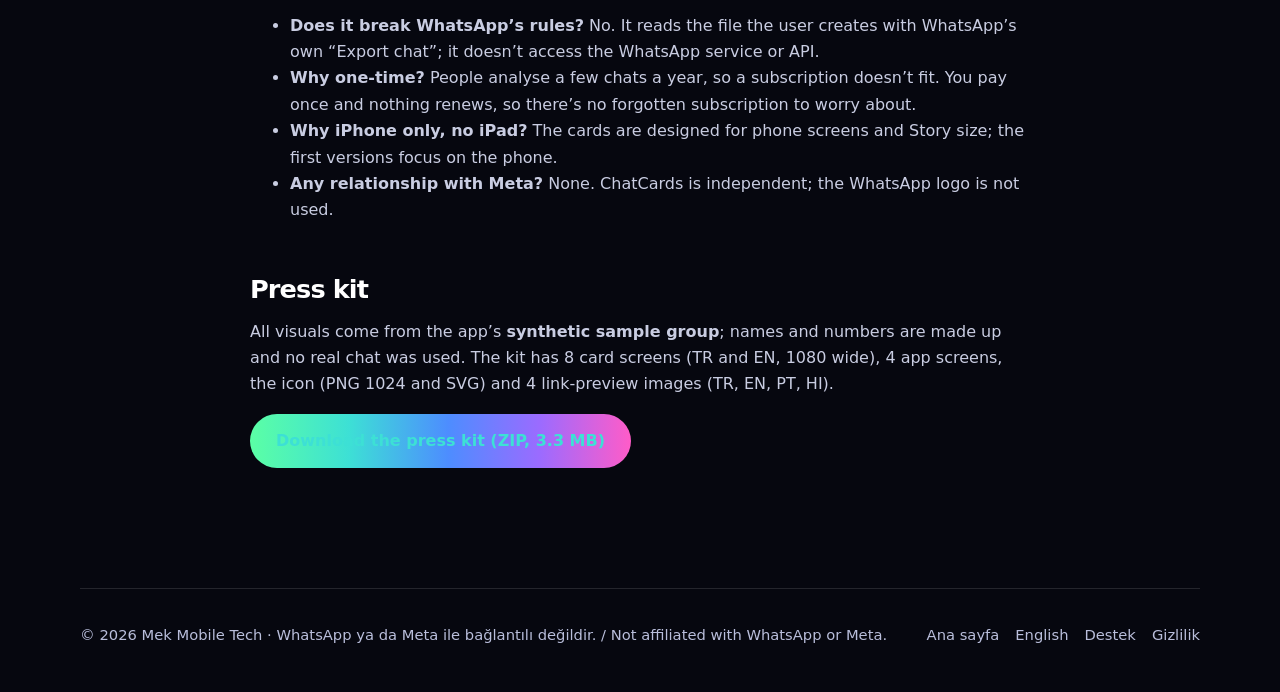
<file: press/index.html>
<!doctype html>
<html lang="tr">
<head>
  <meta charset="utf-8">
  <meta name="viewport" content="width=device-width,initial-scale=1">
  <title>Basın / Press · ChatCards</title>
  <meta name="description" content="ChatCards basın sayfası: tek paragraf tanıtım, künye, gizlilik bilgi kartı ve sentetik görsellerden oluşan basın kiti. Press page with fact sheet, privacy fact card and press kit.">
  <link rel="canonical" href="https://emrekaramustafa.github.io/chatcards-site/press/">
  <link rel="icon" href="../favicon.svg" type="image/svg+xml">
  <link rel="apple-touch-icon" href="../apple-touch-icon.png">
  <link rel="stylesheet" href="../styles.css">
  <meta name="theme-color" content="#06070F">
  <meta property="og:type" content="article">
  <meta property="og:site_name" content="ChatCards">
  <meta property="og:title" content="Basın / Press · ChatCards">
  <meta property="og:description" content="Tek paragraf, künye, gizlilik bilgi kartı ve basın kiti. One paragraph, fact sheet, privacy fact card and press kit.">
  <meta property="og:url" content="https://emrekaramustafa.github.io/chatcards-site/press/">
  <meta property="og:image" content="https://emrekaramustafa.github.io/chatcards-site/img/og-tr.jpg">
  <meta property="og:image:width" content="1200">
  <meta property="og:image:height" content="630">
  <meta name="twitter:card" content="summary_large_image">
  <meta name="twitter:image" content="https://emrekaramustafa.github.io/chatcards-site/img/og-tr.jpg">
</head>
<body>
<!-- Basın sayfası (#38 SITE-12, SITE-13; metin 06-icerik-kiti.md §B4.4).
     Gizlilik bilgi kartındaki liste docs/privacy-policy.md ve
     docs/store-submission.md ile aynı gün güncellenir. Kurucu alıntısı ve
     fotoğrafı Emre onaylayınca eklenir; o zamana kadar bölüm yok.
     Hız iddiası ({N} mesaj {S} saniyede) IK-V03 ölçümünden önce yazılmaz.
     Görsellerin hepsi uygulamanın sentetik örnek grubundan; gerçek ad yok. -->
<header class="shell nav"><a class="brand" href="../"><img src="../favicon.svg" alt=""><span>Chat<span class="c2">Cards</span></span></a><nav class="nav-links" aria-label="Menu"><a href="#tr">Türkçe</a><a href="#en">English</a><a href="#kit">Basın kiti / Press kit</a><a href="../sss/">SSS</a><a href="../privacy/">Gizlilik</a></nav></header>
<main class="legal">
<p class="eyebrow">Basın / Press</p>
<h1 id="tr">ChatCards basın sayfası</h1>
<p class="meta">Basın iletişimi: <a href="mailto:karamustafaemre@gmail.com?subject=Bas%C4%B1n">karamustafaemre@gmail.com</a> · Haberinizde bağlantı olarak lütfen <code>https://emrekaramustafa.github.io/chatcards-site/go/?c=press_&lt;site&gt;</code> kullanın (ör. <code>?c=press_webtekno</code>).</p>

<h2>Tek paragraf</h2>
<p>ChatCards, WhatsApp’tan dışa aktarılan grup ya da iki kişilik sohbeti telefonda analiz eden ve paylaşılabilir “ödül” kartları üreten bir iPhone ve Android uygulamasıdır. “Grubun Gevezesi”, “Gece Kuşu”, “Bekle ki Cevap Versin” ve Türk gruplarına özgü “IBAN Dedektifi” gibi 20’den fazla ödül, iki kişilik sohbette ise yedi ölçüte dayalı “sohbeti kim taşıyor” hükmü çıkar. Analiz tamamen cihazda yapılır; mesajlar, isimler ve sohbet istatistikleri gönderilmez, sohbet yapay zekâya yüklenmez. İlk analiz ücretsizdir.</p>

<div class="press-box"><p>Ne yapmaz: Yapay zekâ yok · Sohbet yükleme yok · Hesap yok · Uygulamada reklam yok · Okundu bilgisi iddiası yok</p></div>

<h2>Künye</h2>
<div class="table-wrap"><table>
<tr><th>Platformlar</th><td>iPhone (iOS 15 ve üzeri; iPad sürümü yok) ve Android (7.0 ve üzeri)</td></tr>
<tr><th>Geliştirici</th><td>Mek Mobile Tech · Emre Karamustafa, bağımsız geliştirici (Türkiye)</td></tr>
<tr><th>Fiyat</th><td>İlk analiz ücretsiz. 3 sohbet 49,99 TL, Sınırsız 149,99 TL (ömür boyu), tek seferlik; abonelik ve ücretsiz deneme yok.</td></tr>
<tr><th>Diller</th><td>Sohbet: Türkçe, İngilizce (Hindistan tarih biçimleri dahil), Portekizce, Hintçe. Arayüz: Türkçe ve İngilizce; 1.1 sürümüyle Portekizce (Brezilya) ve Hintçe.</td></tr>
<tr><th>Öne çıkanlar</th><td>20’den fazla grup ödülü · iki kişilik “sohbeti kim taşıyor” hükmü (yedi ölçüt, duyguları ölçmez) · 1.1 ile “Grubunun 2026’sı” yıl özeti modu · Story boyutunda (1080×1920) kartlar</td></tr>
<tr><th>İnceleme</th><td>iPhone için basın inceleme kodu e-postayla verilir. Android’de Google Play bağlantısı verilir.</td></tr>
</table></div>

<h2 id="gizlilik">Gizlilik bilgi kartı</h2>
<ul>
<li><strong>Cihazda kalır:</strong> sohbet dosyası, mesaj metinleri, katılımcı adları, telefon numaraları, analiz sonuçları ve kartlar.</li>
<li><strong>Cihazdan çıkar (içerik taşımaz):</strong>
anonim kullanım event’leri — ekran ve huni adımları, Mixpanel, AB veri bölgesi;
satın alma doğrulaması — RevenueCat;
Android’de mağaza yönlendirme bilgisi (Play Install Referrer kampanya kodları);
iPhone’da Apple Ads atıf belirteci (RevenueCat üzerinden; reklam kimliği ve ATT yok);
herkese açık yapılandırma dosyası isteği (<code>config.json</code>, kimlik içermez).
Çökme raporu altyapısı (Sentry, AB, kişisel veri gönderimi kapalı) uygulamada hazırdır ama şu an kapalıdır.</li>
<li><strong>Hiçbir event’e girmez:</strong> mesaj ya da katılımcı sayısı (aralık olarak bile), ilişki türü, sohbet ya da grup adı, kişi adı, dosya adı, telefon numarası.</li>
<li><strong>Mixpanel event’lerinin tam listesi:</strong> App First Open, Open Page, Import Started, Analysis Completed, Analysis Failed, Share Started, Share Result, Free Unlock Consumed, Paywall Viewed, Purchase Result, Review Prompted. Alanlar yalnızca sabit değer listelerinden, kart adedinden ve evet/hayır bilgilerinden oluşur. Her event’e uygulama sürümü, platform, arayüz dili ve kurulum kaynağı eklenir.</li>
<li><strong>RevenueCat’e gidenler:</strong> anonim uygulama kullanıcı kimliği, ürün kimliği, satın alma belirteci ya da işlem bilgisi, mağaza, eski abonelikte abonelik durumu ve süresi; Mixpanel’in anonim kurulum kimliği (satın alma event’lerini aynı anonim kimlikle ölçmek için).</li>
</ul>
<p>Ayrıntılar ve alanların tek tek açıklaması: <a href="../privacy/">Gizlilik politikası</a>.</p>

<h2>Basın SSS</h2>
<ul>
<li><strong>WhatsApp kurallarına aykırı mı?</strong> Hayır. Kullanıcının WhatsApp’ın kendi “Sohbeti dışa aktar” özelliğiyle oluşturduğu dosyayı okur; WhatsApp servisine ya da API’sine erişmez.</li>
<li><strong>Neden tek seferlik?</strong> İnsanlar yılda birkaç sohbet analiz ediyor; bunun için abonelik gereksiz. Bir kez ödenir, yenilenmez; unutulan abonelik derdi yok.</li>
<li><strong>Neden yalnızca iPhone, iPad yok?</strong> Kartlar telefon ekranı ve Story boyutu için tasarlandı; ilk sürümler telefona odaklanıyor.</li>
<li><strong>Meta ile ilişki?</strong> Yok. ChatCards bağımsız bir uygulamadır; WhatsApp logosu kullanılmaz.</li>
</ul>

<h2 id="kit">Basın kiti</h2>
<p>Bütün görseller uygulamanın <strong>sentetik örnek grubundan</strong> alınmıştır; adlar ve sayılar uydurmadır, gerçek bir sohbet kullanılmamıştır. Kitte 8 kart ekranı (TR ve EN, 1080 genişlik), 4 uygulama ekranı, ikon (PNG 1024 ve SVG) ve 4 bağlantı önizleme görseli (TR, EN, PT, HI) var.</p>
<p><a class="button" href="chatcards-press-kit.zip" download>Basın kitini indir (ZIP, 3,3 MB)</a></p>
<div class="press-gallery">
<img src="../img/card.webp" width="700" height="1521" alt="Grubun Gevezesi kartı (sentetik örnek grup)" loading="lazy">
<img src="../img/en-yapper.webp" width="700" height="1399" alt="The Yapper card (synthetic sample group)" loading="lazy">
<img src="../img/en-verdict.webp" width="700" height="1399" alt="One-on-one verdict card (synthetic sample chat)" loading="lazy">
</div>

<div lang="en">
<h1 id="en">ChatCards press page</h1>
<p class="meta">Press contact: <a href="mailto:karamustafaemre@gmail.com?subject=Press">karamustafaemre@gmail.com</a> · Please link to <code>https://emrekaramustafa.github.io/chatcards-site/go/?c=press_&lt;site&gt;</code> in your story (for example <code>?c=press_techcrunch</code>).</p>

<h2>One paragraph</h2>
<p>ChatCards is an iPhone and Android app that analyses a WhatsApp group or one-on-one chat export on the phone and turns it into shareable award cards. Groups get 20+ awards such as The Yapper, Night Owl and Snail Mail; one-on-one chats get a seven-measure “who carries the conversation” verdict. The analysis runs entirely on the device: messages, names and chat statistics are never sent, and the chat is never uploaded to an AI. The first analysis is free.</p>

<div class="press-box"><p>What it doesn’t do: No AI · No chat upload · No account · No in-app ads · No read-receipt claims</p></div>

<h2>Fact sheet</h2>
<div class="table-wrap"><table>
<tr><th>Platforms</th><td>iPhone (iOS 15 or later; no iPad version) and Android (7.0 or later)</td></tr>
<tr><th>Developer</th><td>Mek Mobile Tech · Emre Karamustafa, independent developer (Türkiye)</td></tr>
<tr><th>Price</th><td>First analysis free. 3 chats TRY 49.99, Unlimited TRY 149.99 (lifetime), one-time payments in Türkiye; local store prices elsewhere. No subscription and no free trial.</td></tr>
<tr><th>Languages</th><td>Chats: English (including Indian date formats), Turkish, Portuguese, Hindi. Interface: English and Turkish; version 1.1 adds Portuguese (Brazil) and Hindi.</td></tr>
<tr><th>Highlights</th><td>20+ group awards · one-on-one “who carries the conversation” verdict (seven measures, doesn’t measure feelings) · “Your group’s 2026” year-in-review mode from version 1.1 · Story-sized (1080×1920) cards</td></tr>
<tr><th>Review access</th><td>iPhone press review codes are available by email. For Android we share the Google Play link.</td></tr>
</table></div>

<h2 id="privacy">Privacy fact card</h2>
<ul>
<li><strong>Stays on the device:</strong> the chat file, message text, participant names, phone numbers, analysis results and cards.</li>
<li><strong>Leaves the device (no content):</strong>
anonymous usage events — screens and funnel steps, Mixpanel, EU data region;
purchase verification — RevenueCat;
on Android, store attribution (Play Install Referrer campaign codes);
on iPhone, Apple’s Ads attribution token (via RevenueCat; no advertising ID, no ATT);
a request for a public settings file (<code>config.json</code>, no identifiers).
Crash reporting (Sentry, EU, sending of personal data off) is built in but currently switched off.</li>
<li><strong>Never in any event:</strong> message or participant counts (not even as ranges), relationship type, chat or group name, person names, file names, phone numbers.</li>
<li><strong>Complete list of Mixpanel events:</strong> App First Open, Open Page, Import Started, Analysis Completed, Analysis Failed, Share Started, Share Result, Free Unlock Consumed, Paywall Viewed, Purchase Result, Review Prompted. Properties are values from fixed lists, card counts and yes/no flags only. Every event also carries the app version, platform, interface language and install source.</li>
<li><strong>Sent to RevenueCat:</strong> an anonymous app user ID, product ID, purchase token or transaction information, store, and for earlier subscriptions the subscription status and expiry; Mixpanel’s anonymous installation ID (so purchase events can be measured under the same anonymous ID).</li>
</ul>
<p>Details and a field-by-field description: <a href="../privacy/#en">Privacy policy</a>.</p>

<h2>Press FAQ</h2>
<ul>
<li><strong>Does it break WhatsApp’s rules?</strong> No. It reads the file the user creates with WhatsApp’s own “Export chat”; it doesn’t access the WhatsApp service or API.</li>
<li><strong>Why one-time?</strong> People analyse a few chats a year, so a subscription doesn’t fit. You pay once and nothing renews, so there’s no forgotten subscription to worry about.</li>
<li><strong>Why iPhone only, no iPad?</strong> The cards are designed for phone screens and Story size; the first versions focus on the phone.</li>
<li><strong>Any relationship with Meta?</strong> None. ChatCards is independent; the WhatsApp logo is not used.</li>
</ul>

<h2>Press kit</h2>
<p>All visuals come from the app’s <strong>synthetic sample group</strong>; names and numbers are made up and no real chat was used. The kit has 8 card screens (TR and EN, 1080 wide), 4 app screens, the icon (PNG 1024 and SVG) and 4 link-preview images (TR, EN, PT, HI).</p>
<p><a class="button" href="chatcards-press-kit.zip" download>Download the press kit (ZIP, 3.3 MB)</a></p>
</div>
</main>
<footer class="shell footer"><span>© 2026 Mek Mobile Tech · WhatsApp ya da Meta ile bağlantılı değildir. / Not affiliated with WhatsApp or Meta.</span><div class="footer-links"><a href="../">Ana sayfa</a><a href="../en/">English</a><a href="../support/">Destek</a><a href="../privacy/">Gizlilik</a></div></footer>
</body>
</html>
</file>
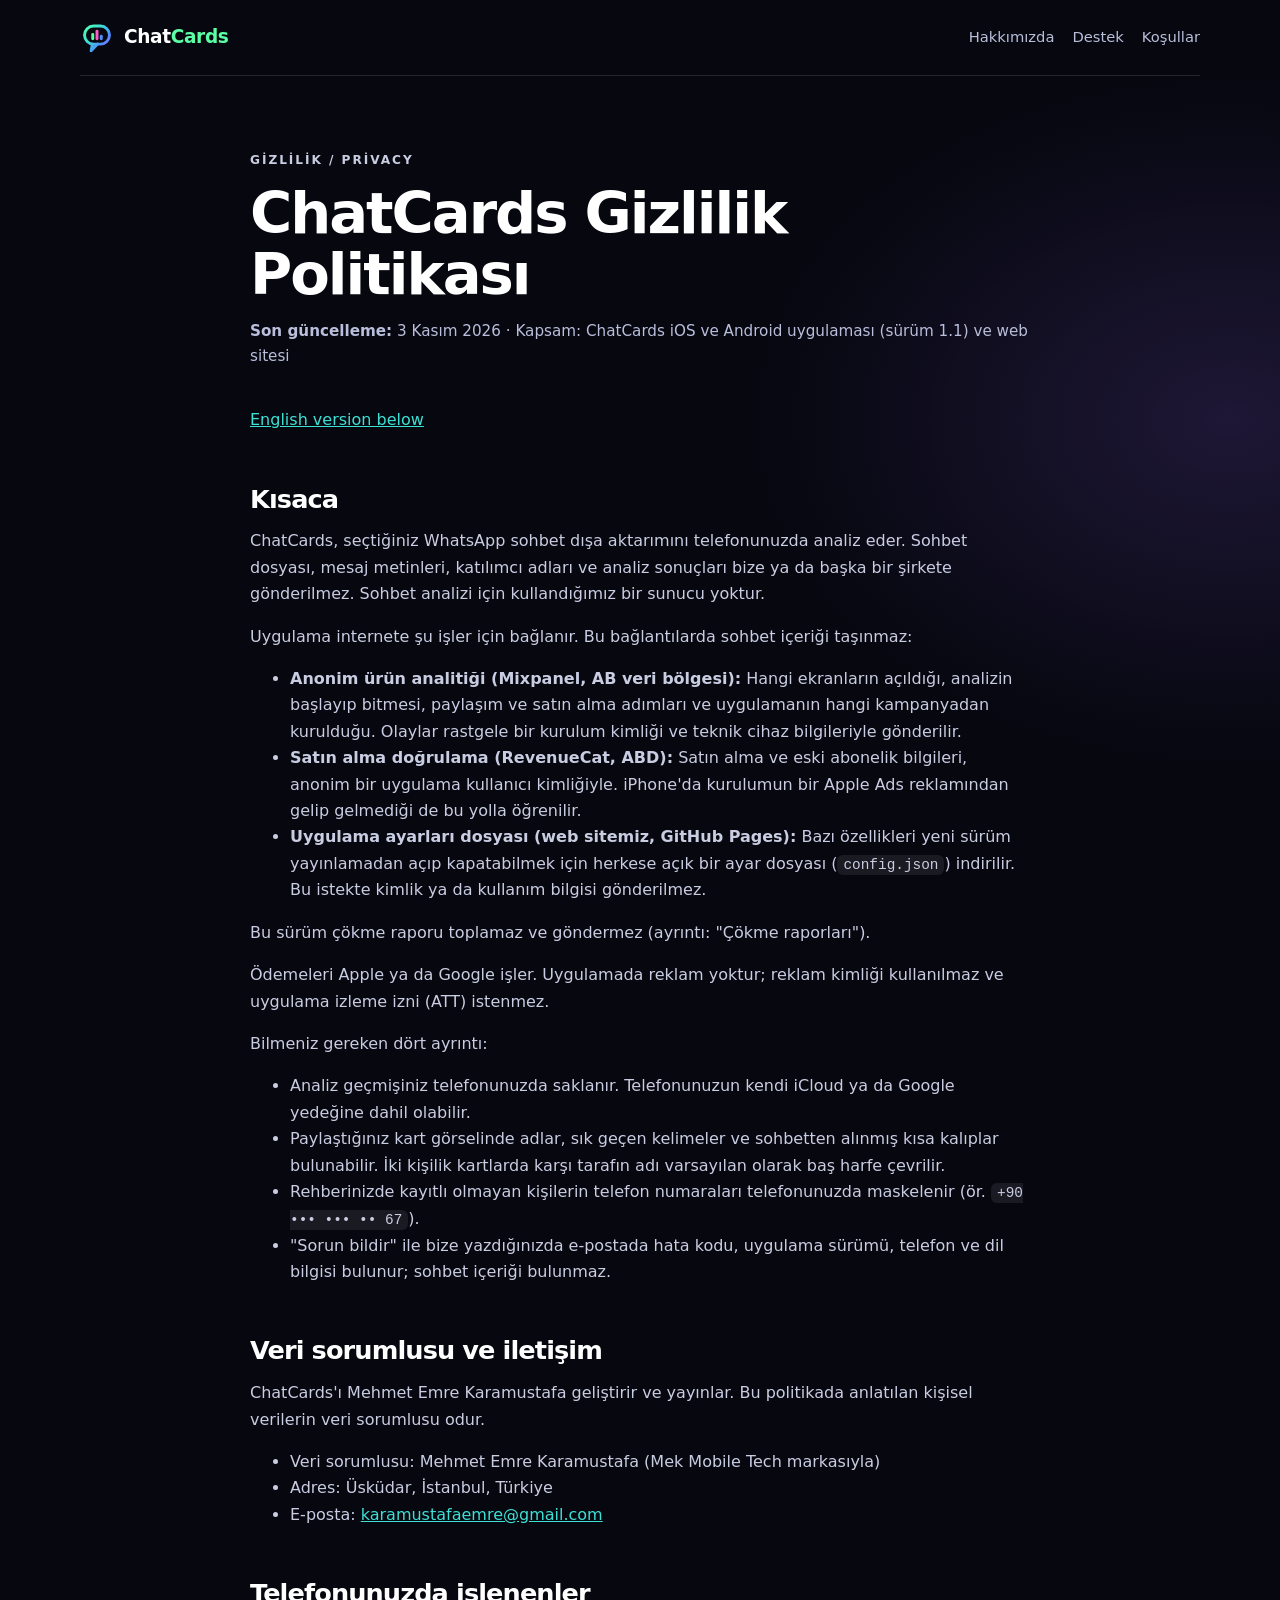
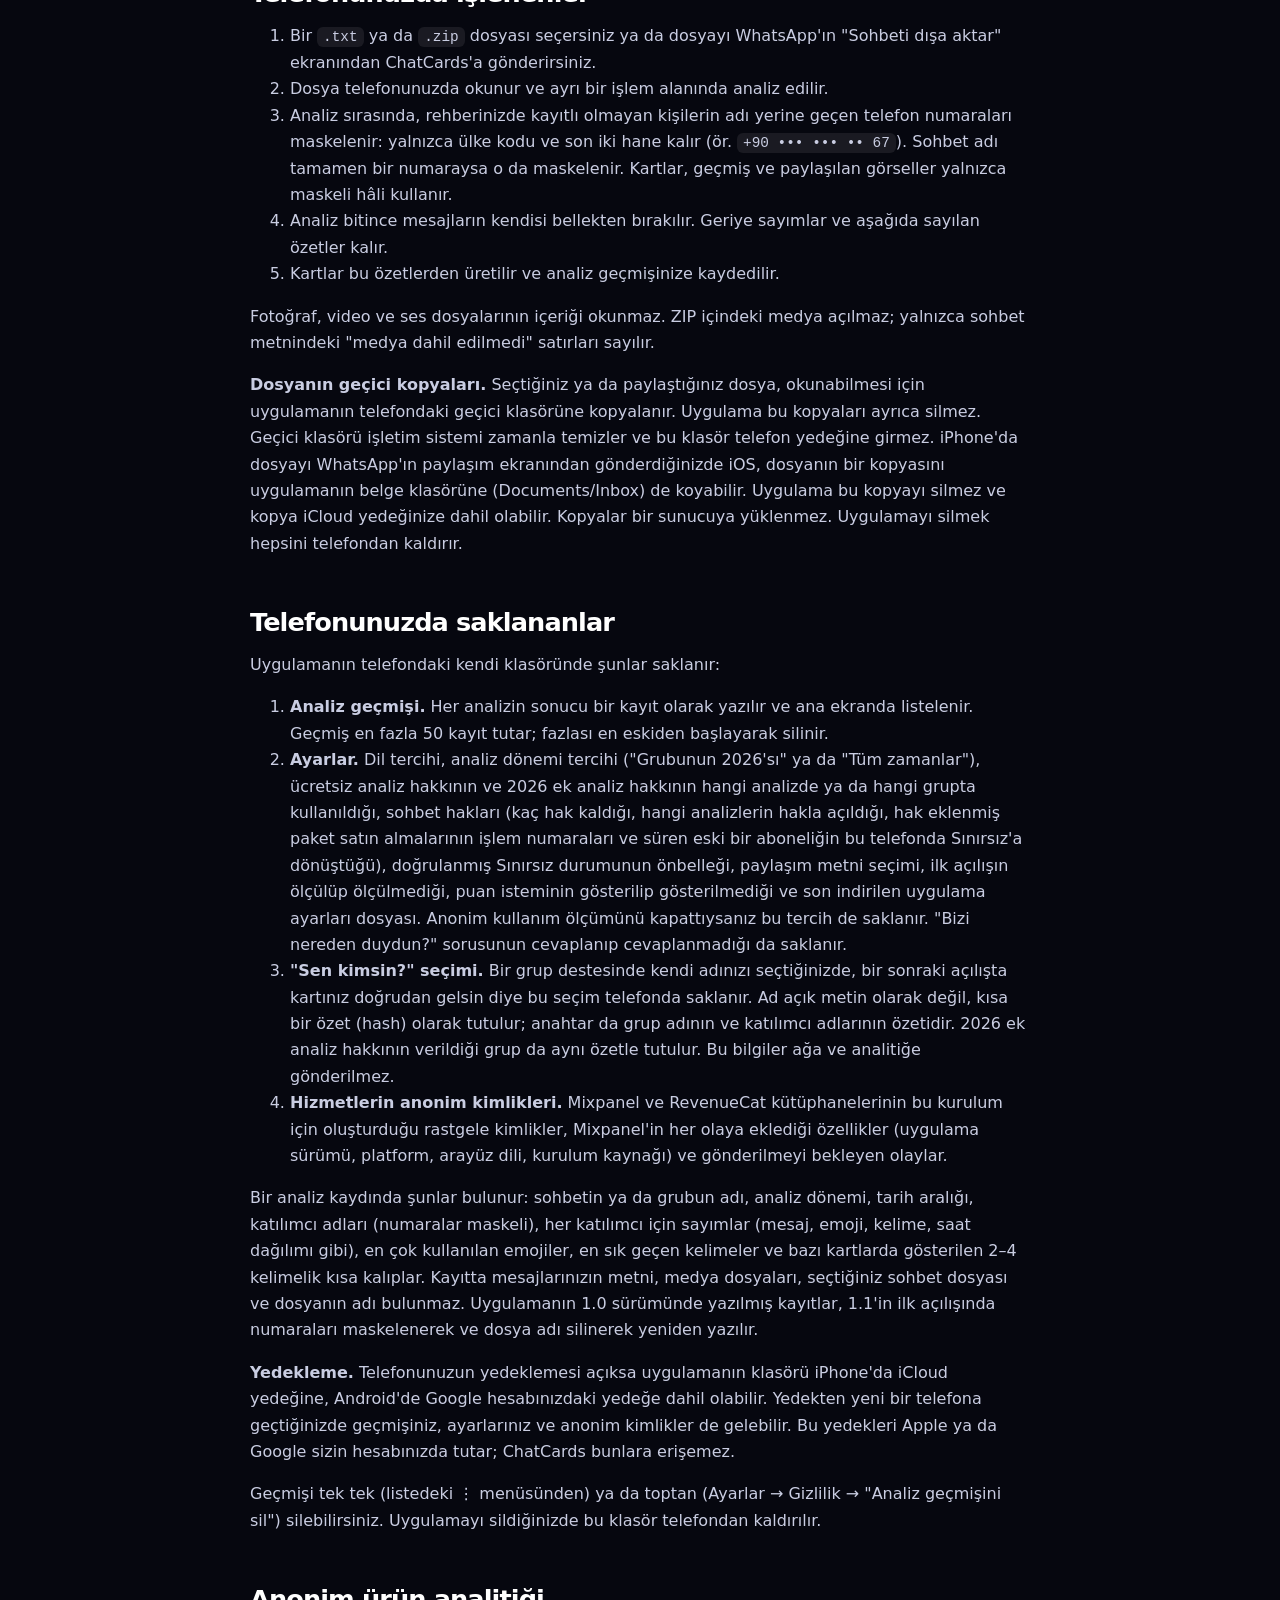
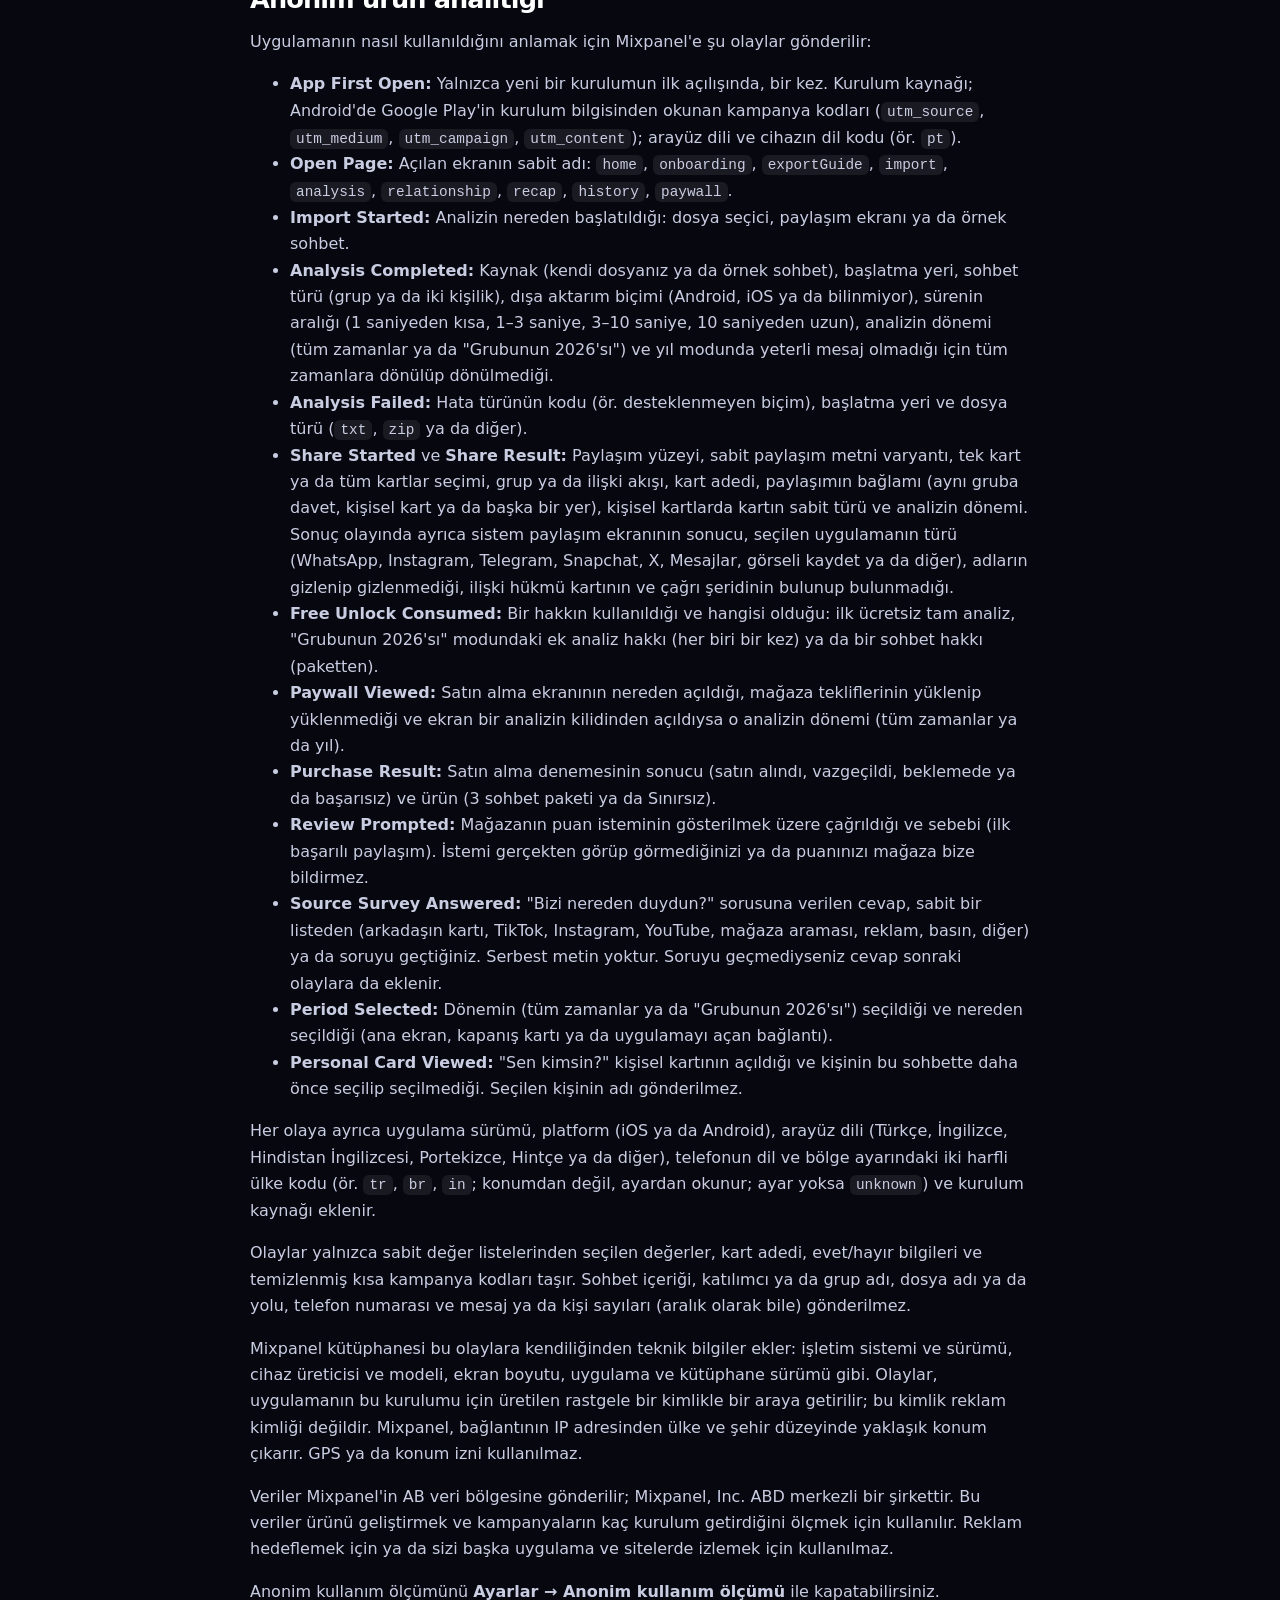
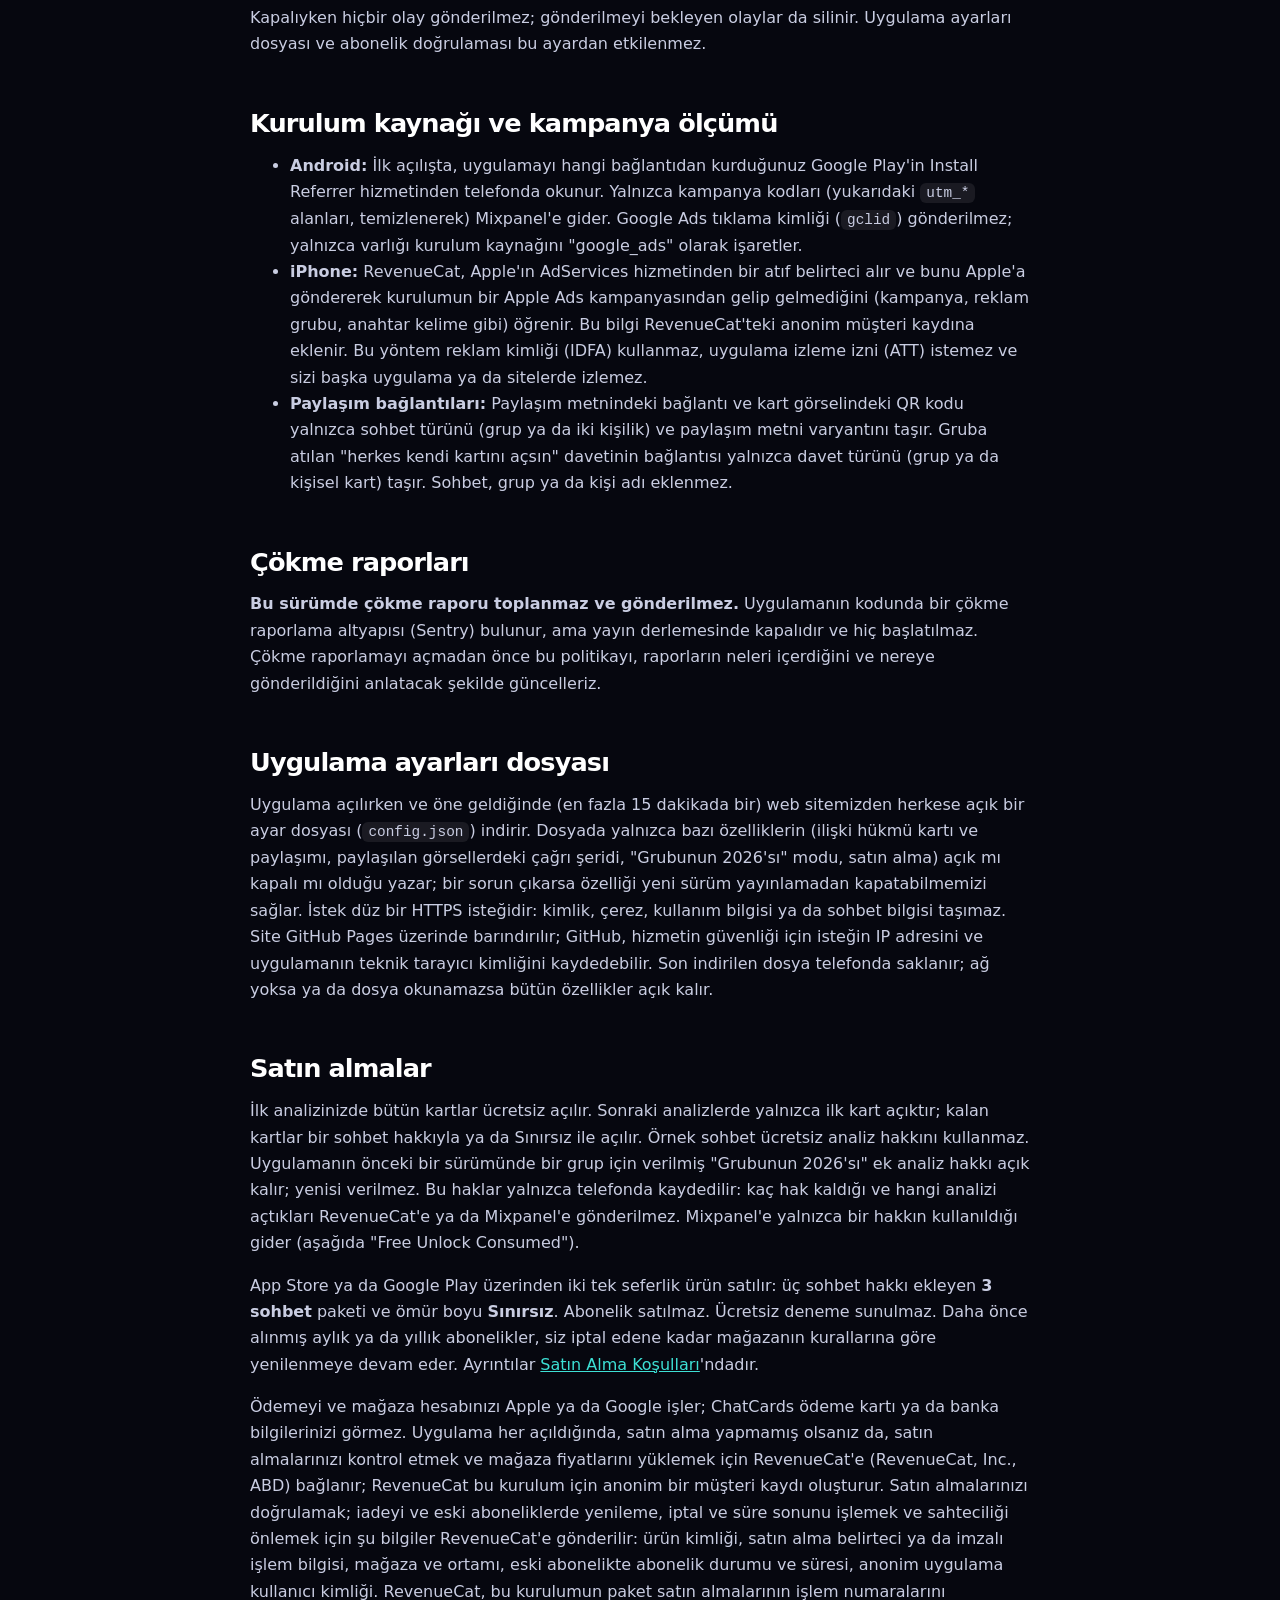
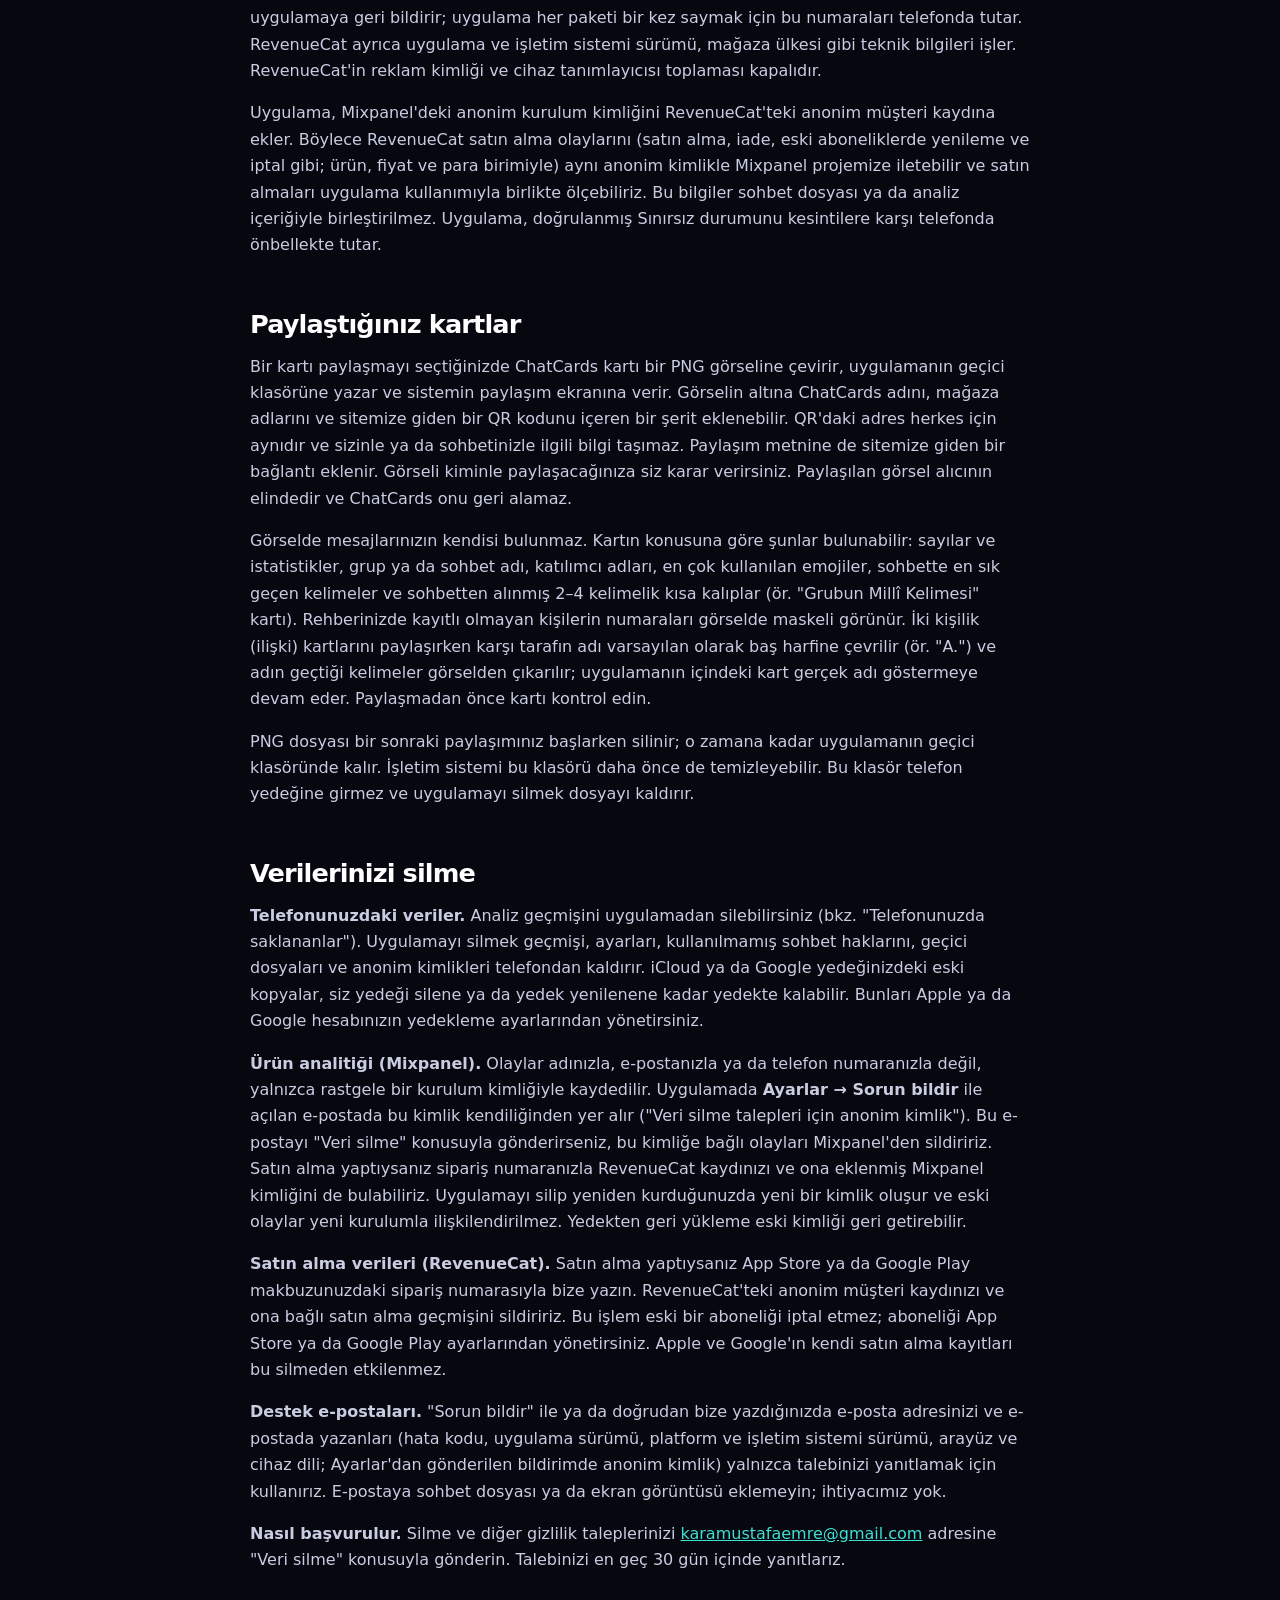
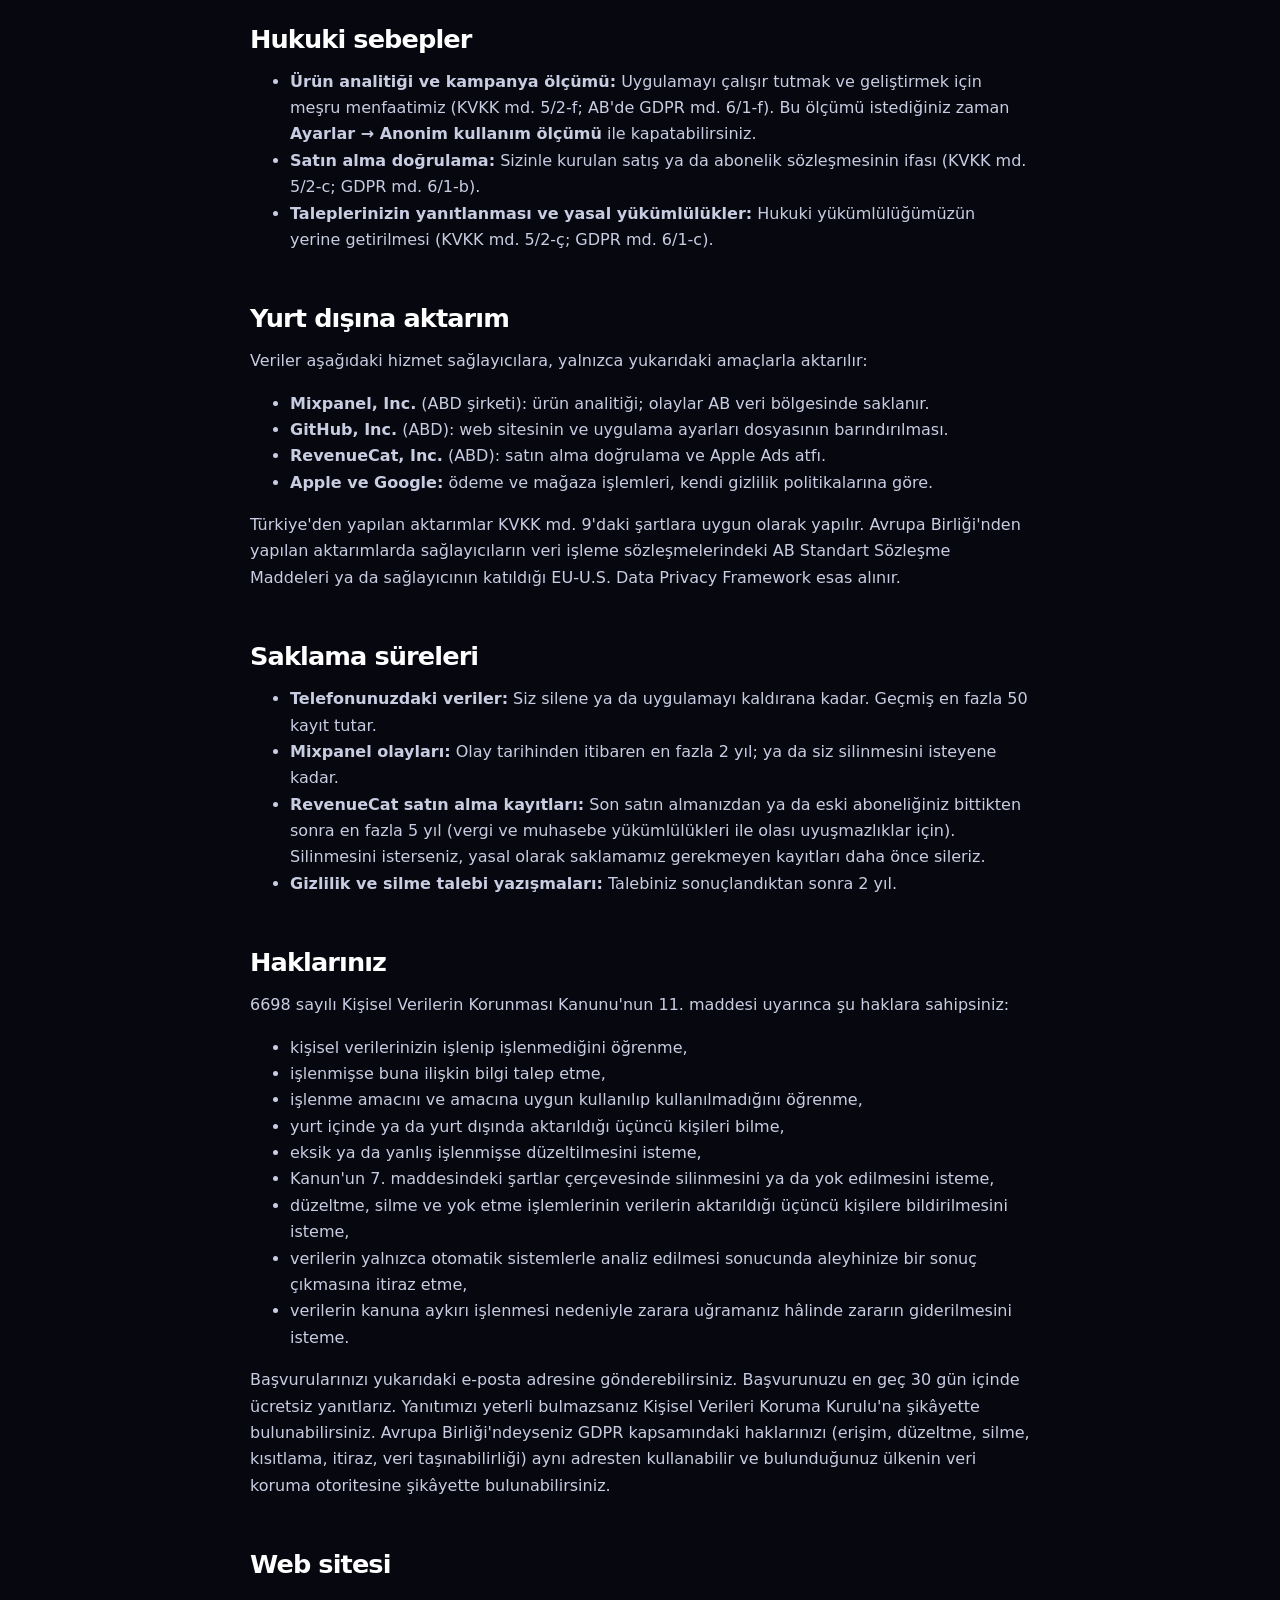
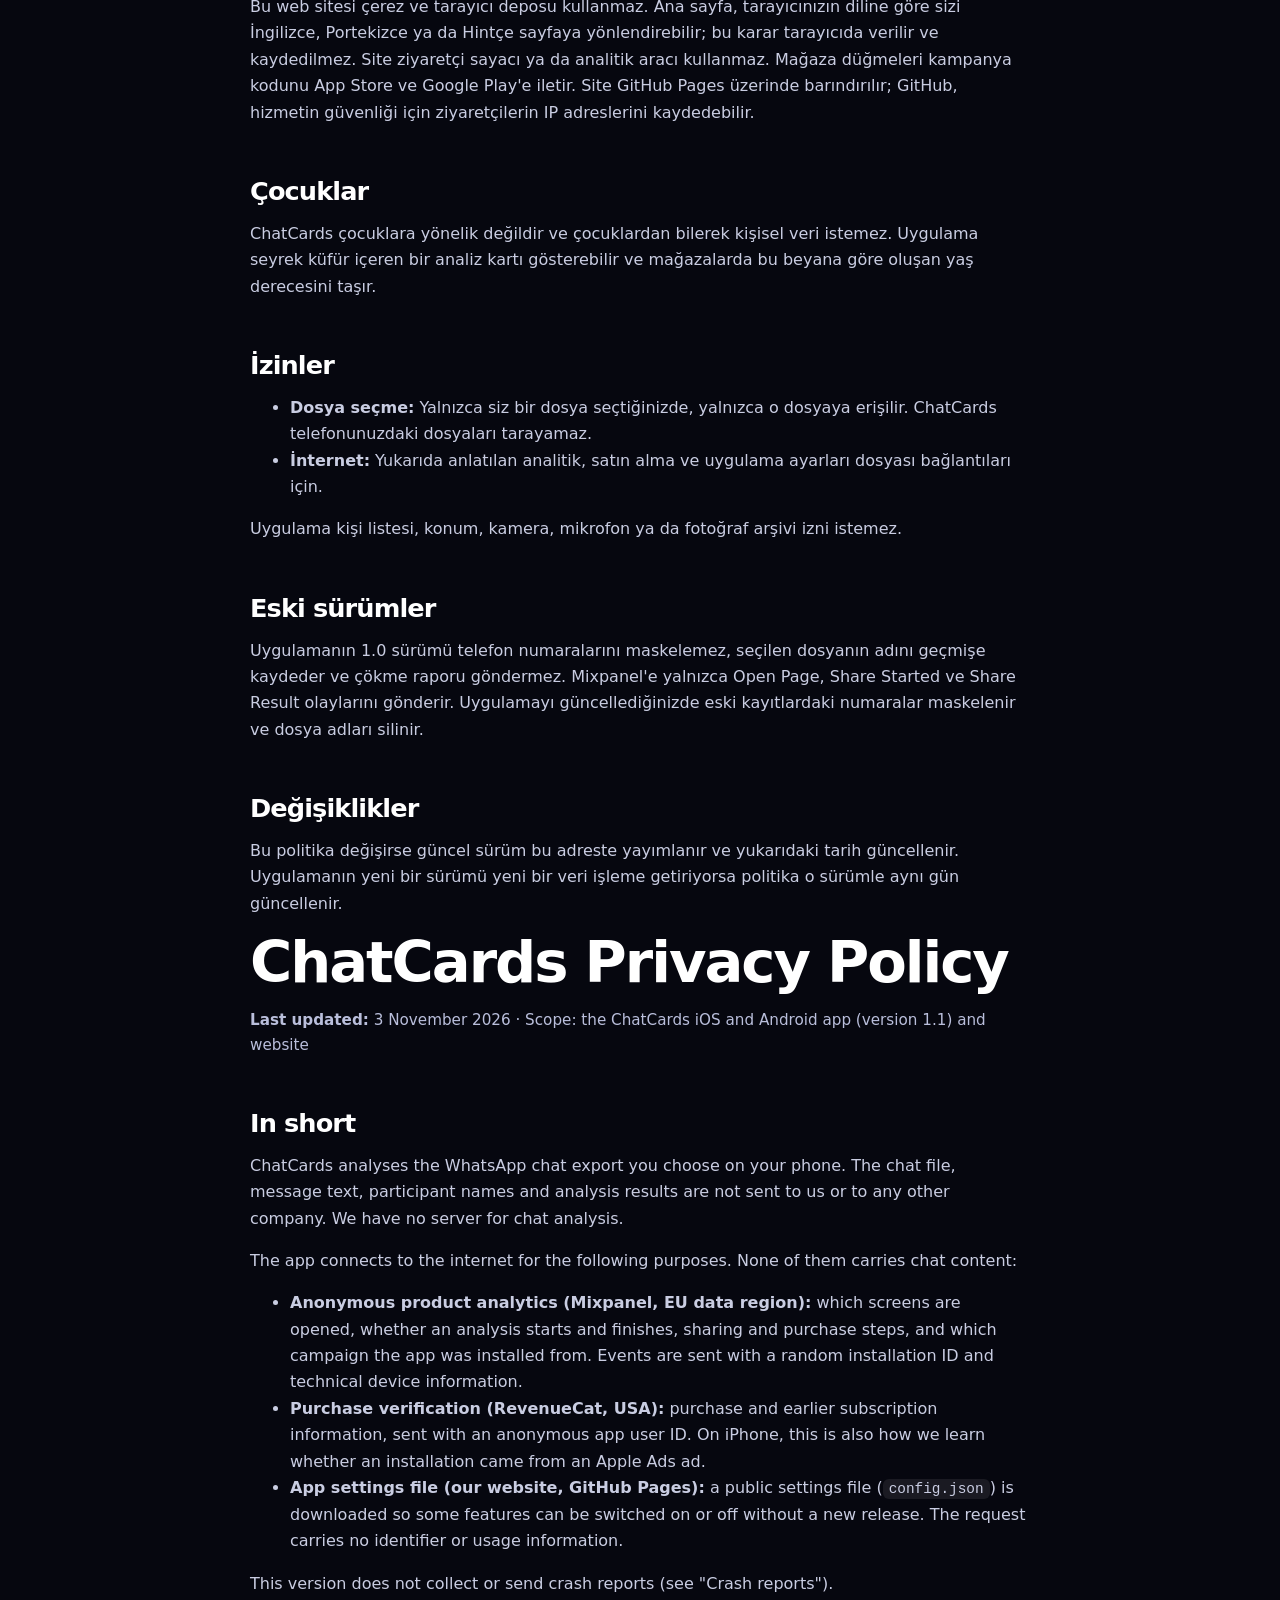
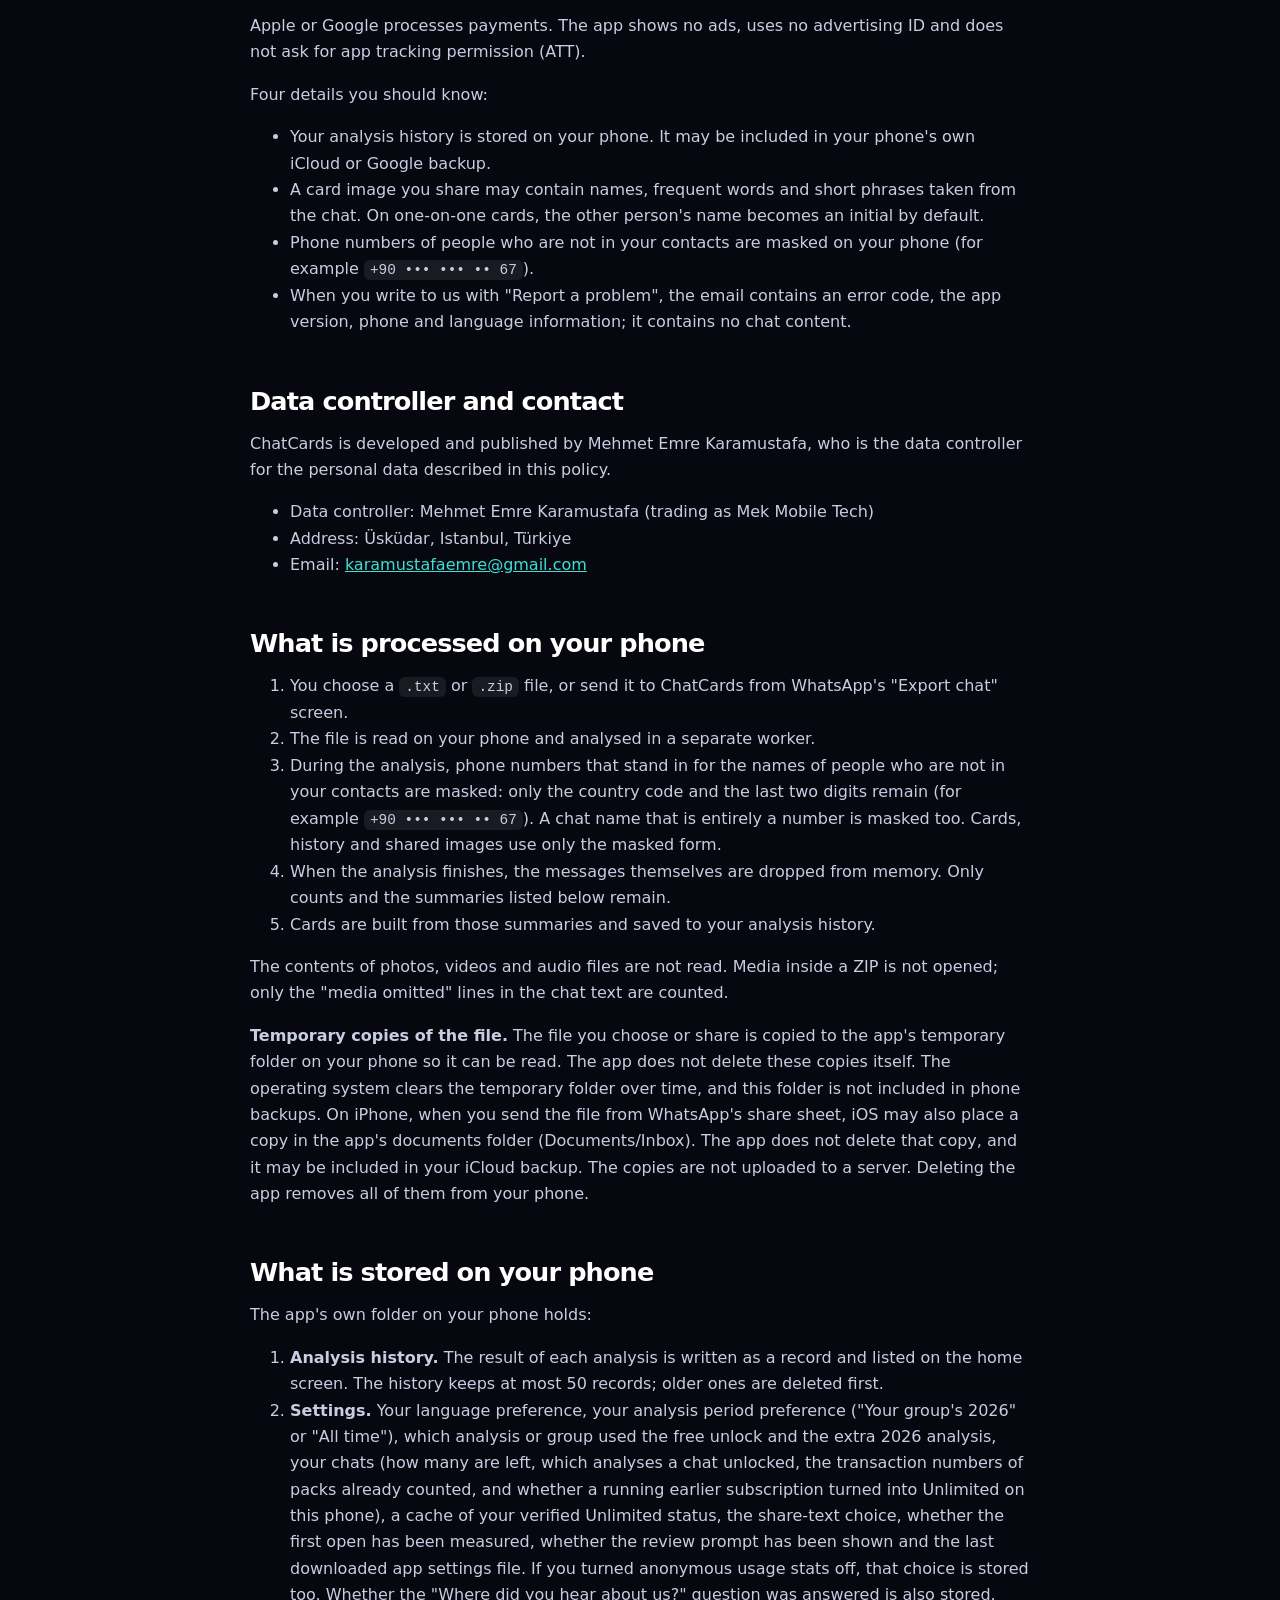
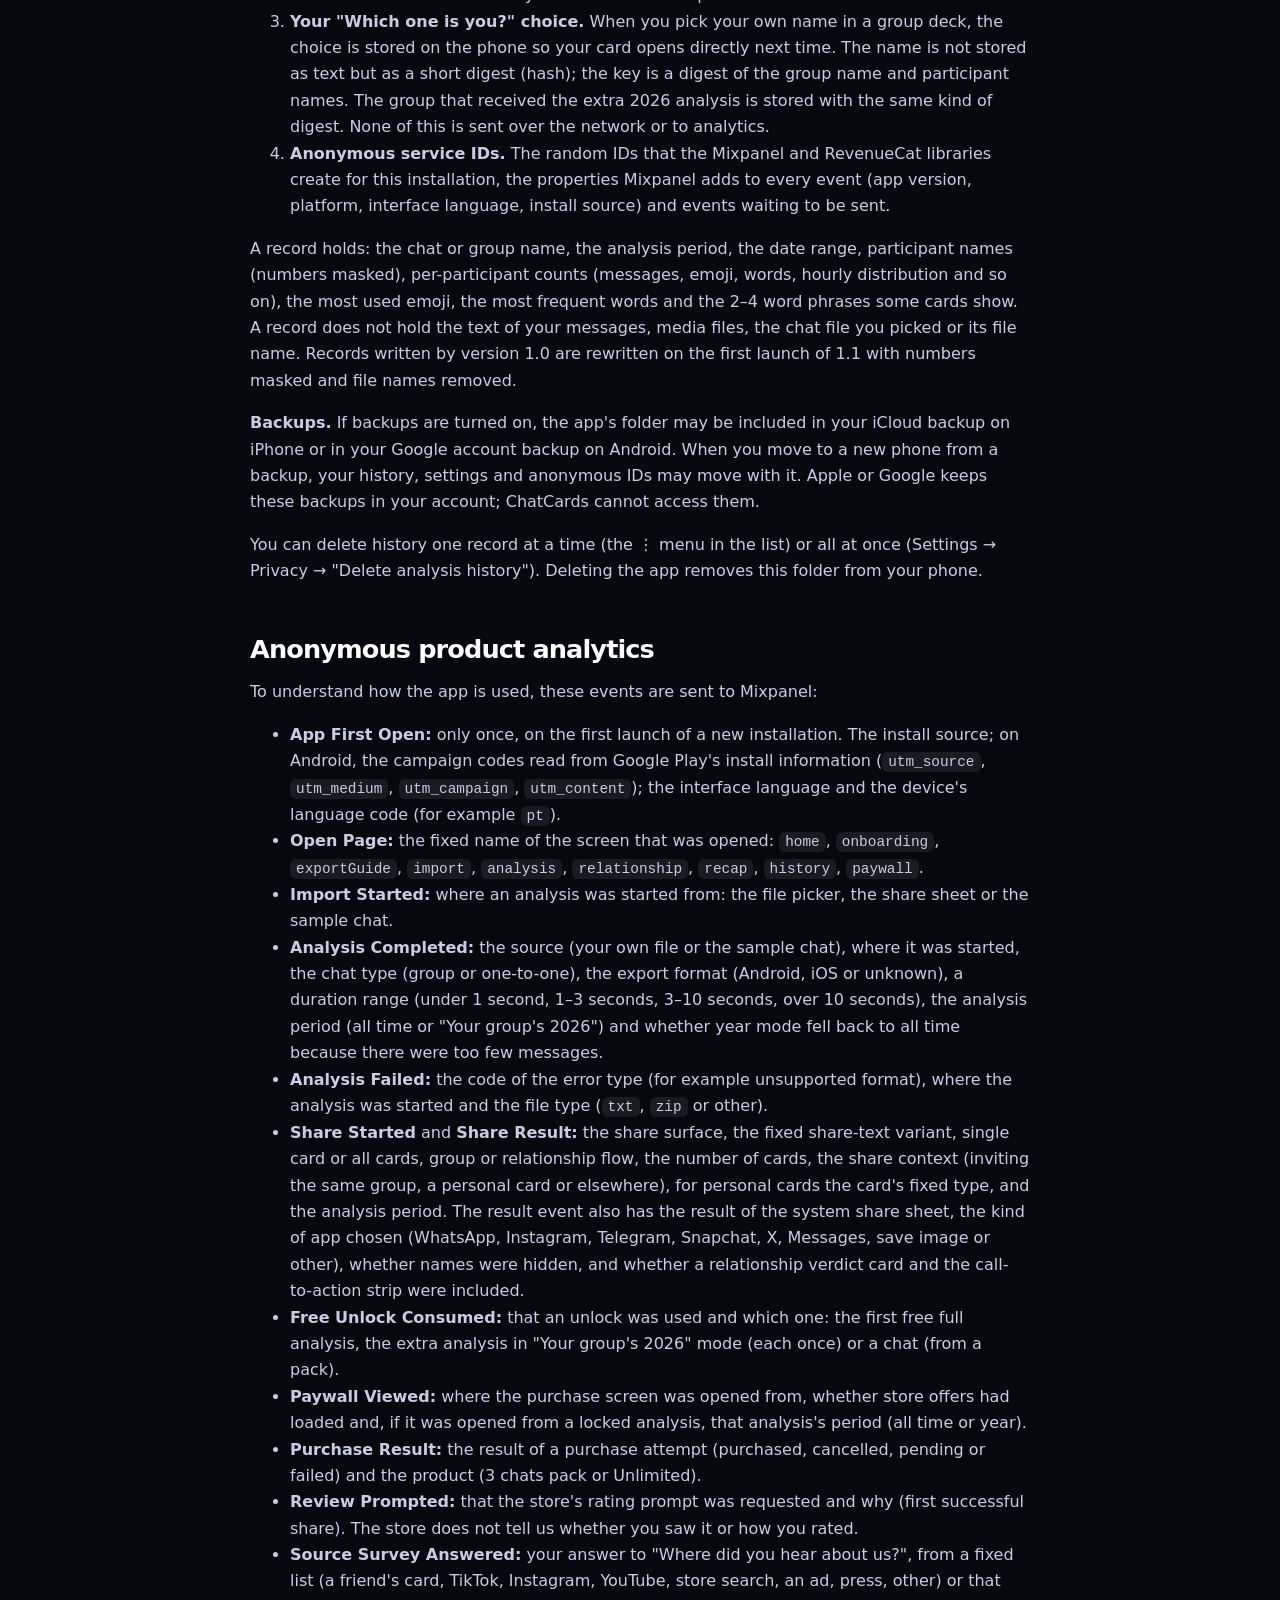
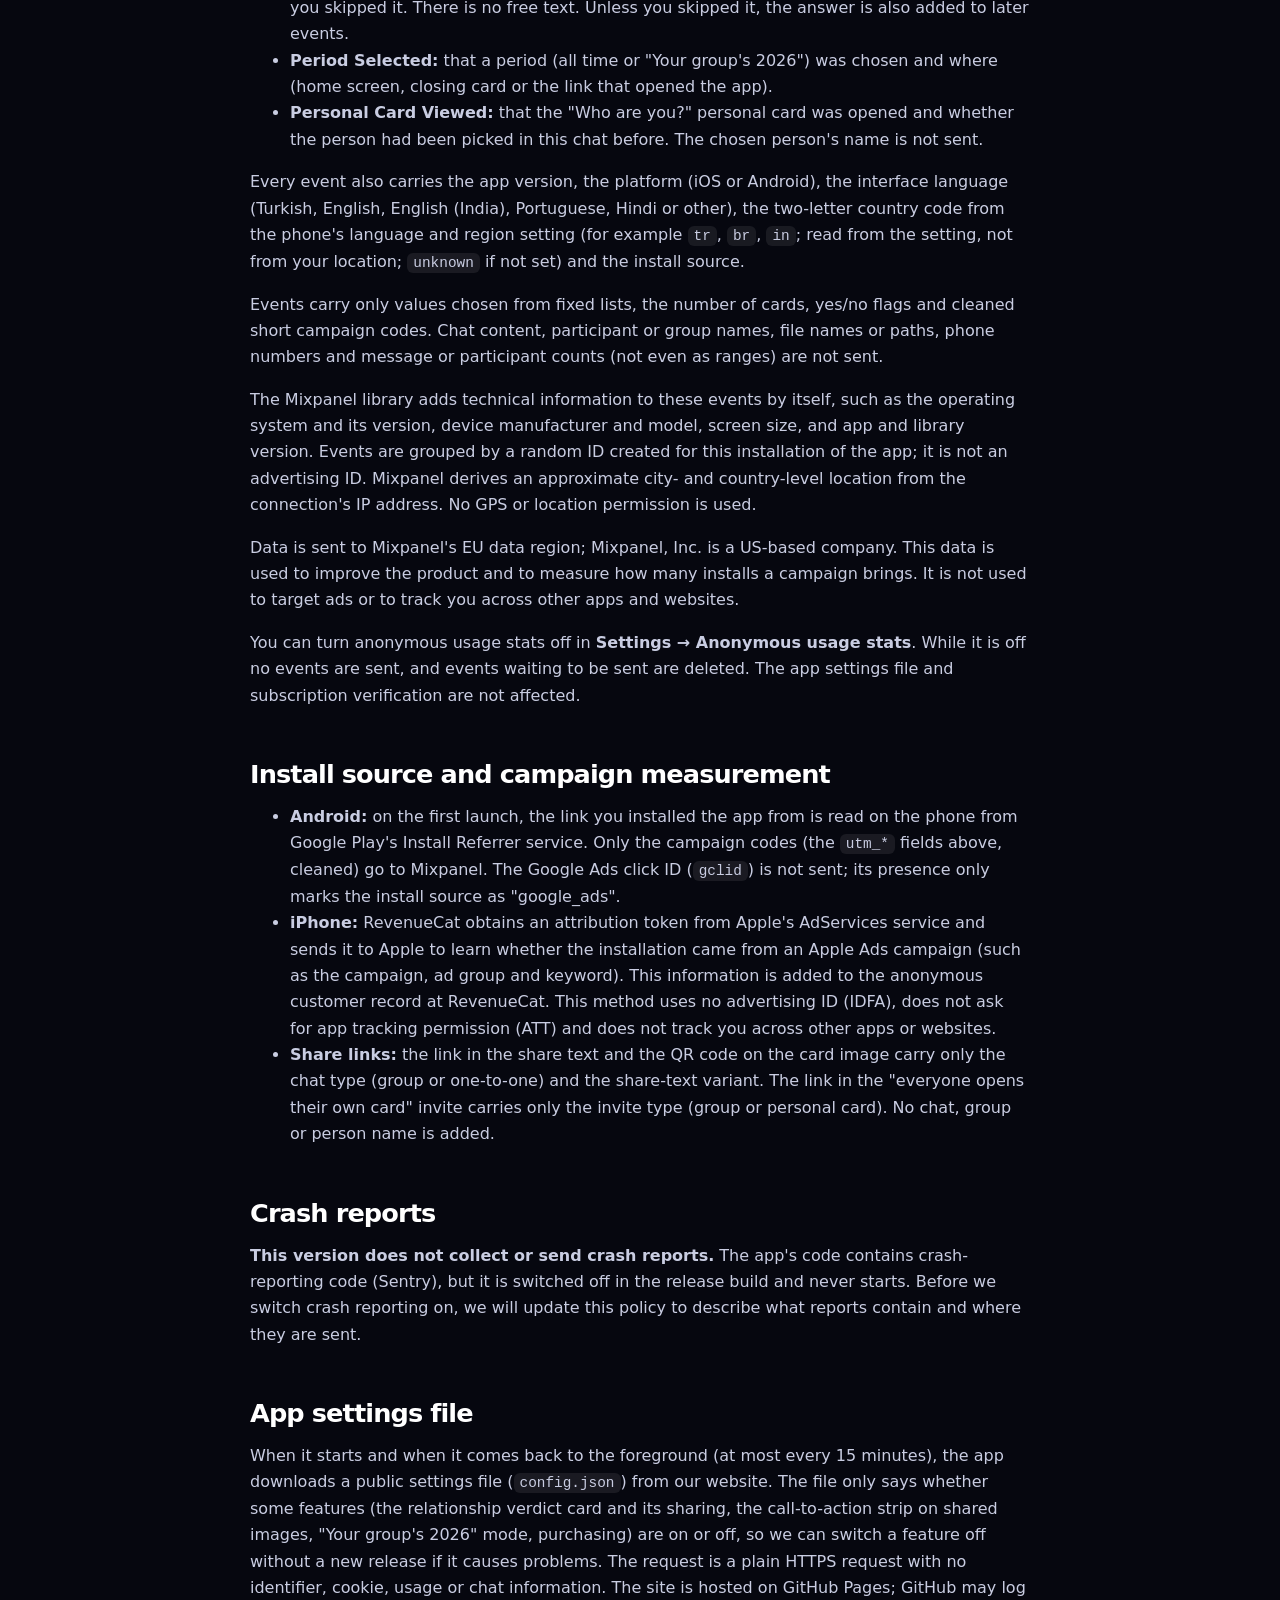
<file: privacy/index.html>
<!doctype html><html lang="tr"><head><meta charset="utf-8"><meta name="viewport" content="width=device-width,initial-scale=1"><title>ChatCards Gizlilik Politikası</title><meta name="description" content="ChatCards gizlilik politikası: sohbet dosyalarının cihazda işlenmesi, yerel kayıtlar ve anonim ürün analitiği."><link rel="icon" href="../favicon.svg" type="image/svg+xml"><link rel="stylesheet" href="../styles.css"><link rel="canonical" href="https://emrekaramustafa.github.io/chatcards-site/privacy/"><link rel="apple-touch-icon" href="../apple-touch-icon.png"><meta name="theme-color" content="#06070F"><meta property="og:type" content="article"><meta property="og:site_name" content="ChatCards"><meta property="og:title" content="ChatCards Gizlilik Politikası"><meta property="og:description" content="ChatCards gizlilik politikası: sohbet dosyalarının cihazda işlenmesi, yerel kayıtlar ve anonim ürün analitiği."><meta property="og:url" content="https://emrekaramustafa.github.io/chatcards-site/privacy/"><meta property="og:image" content="https://emrekaramustafa.github.io/chatcards-site/img/og.jpg"><meta property="og:image:width" content="1200"><meta property="og:image:height" content="630"><meta property="og:locale" content="tr_TR"><meta name="twitter:card" content="summary_large_image"><meta name="twitter:title" content="ChatCards Gizlilik Politikası"><meta name="twitter:description" content="ChatCards gizlilik politikası: sohbet dosyalarının cihazda işlenmesi, yerel kayıtlar ve anonim ürün analitiği."><meta name="twitter:image" content="https://emrekaramustafa.github.io/chatcards-site/img/og.jpg"></head><body>
<header class="shell nav"><a class="brand" href="../"><img src="../favicon.svg" alt=""><span>Chat<span class="c2">Cards</span></span></a><nav class="nav-links" aria-label="Ana menü"><a href="../about/">Hakkımızda</a><a href="../support/">Destek</a><a href="../terms/">Koşullar</a></nav></header>
<main class="legal"><p class="eyebrow">Gizlilik / Privacy</p>
<h1>ChatCards Gizlilik Politikası</h1>
<p class="meta"><strong>Son güncelleme:</strong> 3 Kasım 2026 · Kapsam: ChatCards iOS ve Android uygulaması (sürüm 1.1) ve web sitesi</p>
<p><a href="#en">English version below</a></p>
<h2>Kısaca</h2>
<p>ChatCards, seçtiğiniz WhatsApp sohbet dışa aktarımını telefonunuzda analiz eder. Sohbet dosyası, mesaj metinleri, katılımcı adları ve analiz sonuçları bize ya da başka bir şirkete gönderilmez. Sohbet analizi için kullandığımız bir sunucu yoktur.</p>
<p>Uygulama internete şu işler için bağlanır. Bu bağlantılarda sohbet içeriği taşınmaz:</p>
<ul><li><strong>Anonim ürün analitiği (Mixpanel, AB veri bölgesi):</strong> Hangi ekranların açıldığı, analizin başlayıp bitmesi, paylaşım ve satın alma adımları ve uygulamanın hangi kampanyadan kurulduğu. Olaylar rastgele bir kurulum kimliği ve teknik cihaz bilgileriyle gönderilir.</li><li><strong>Satın alma doğrulama (RevenueCat, ABD):</strong> Satın alma ve eski abonelik bilgileri, anonim bir uygulama kullanıcı kimliğiyle. iPhone'da kurulumun bir Apple Ads reklamından gelip gelmediği de bu yolla öğrenilir.</li><li><strong>Uygulama ayarları dosyası (web sitemiz, GitHub Pages):</strong> Bazı özellikleri yeni sürüm yayınlamadan açıp kapatabilmek için herkese açık bir ayar dosyası (<code>config.json</code>) indirilir. Bu istekte kimlik ya da kullanım bilgisi gönderilmez.</li></ul>
<p>Bu sürüm çökme raporu toplamaz ve göndermez (ayrıntı: "Çökme raporları").</p>
<p>Ödemeleri Apple ya da Google işler. Uygulamada reklam yoktur; reklam kimliği kullanılmaz ve uygulama izleme izni (ATT) istenmez.</p>
<p>Bilmeniz gereken dört ayrıntı:</p>
<ul><li>Analiz geçmişiniz telefonunuzda saklanır. Telefonunuzun kendi iCloud ya da Google yedeğine dahil olabilir.</li><li>Paylaştığınız kart görselinde adlar, sık geçen kelimeler ve sohbetten alınmış kısa kalıplar bulunabilir. İki kişilik kartlarda karşı tarafın adı varsayılan olarak baş harfe çevrilir.</li><li>Rehberinizde kayıtlı olmayan kişilerin telefon numaraları telefonunuzda maskelenir (ör. <code>+90 ••• ••• •• 67</code>).</li><li>"Sorun bildir" ile bize yazdığınızda e-postada hata kodu, uygulama sürümü, telefon ve dil bilgisi bulunur; sohbet içeriği bulunmaz.</li></ul>
<h2>Veri sorumlusu ve iletişim</h2>
<p>ChatCards'ı Mehmet Emre Karamustafa geliştirir ve yayınlar. Bu politikada anlatılan kişisel verilerin veri sorumlusu odur.</p>
<ul><li>Veri sorumlusu: Mehmet Emre Karamustafa (Mek Mobile Tech markasıyla)</li><li>Adres: Üsküdar, İstanbul, Türkiye</li><li>E-posta: <a href="mailto:karamustafaemre@gmail.com">karamustafaemre@gmail.com</a></li></ul>
<h2>Telefonunuzda işlenenler</h2>
<ol><li>Bir <code>.txt</code> ya da <code>.zip</code> dosyası seçersiniz ya da dosyayı WhatsApp'ın "Sohbeti dışa aktar" ekranından ChatCards'a gönderirsiniz.</li><li>Dosya telefonunuzda okunur ve ayrı bir işlem alanında analiz edilir.</li><li>Analiz sırasında, rehberinizde kayıtlı olmayan kişilerin adı yerine geçen telefon numaraları maskelenir: yalnızca ülke kodu ve son iki hane kalır (ör. <code>+90 ••• ••• •• 67</code>). Sohbet adı tamamen bir numaraysa o da maskelenir. Kartlar, geçmiş ve paylaşılan görseller yalnızca maskeli hâli kullanır.</li><li>Analiz bitince mesajların kendisi bellekten bırakılır. Geriye sayımlar ve aşağıda sayılan özetler kalır.</li><li>Kartlar bu özetlerden üretilir ve analiz geçmişinize kaydedilir.</li></ol>
<p>Fotoğraf, video ve ses dosyalarının içeriği okunmaz. ZIP içindeki medya açılmaz; yalnızca sohbet metnindeki "medya dahil edilmedi" satırları sayılır.</p>
<p><strong>Dosyanın geçici kopyaları.</strong> Seçtiğiniz ya da paylaştığınız dosya, okunabilmesi için uygulamanın telefondaki geçici klasörüne kopyalanır. Uygulama bu kopyaları ayrıca silmez. Geçici klasörü işletim sistemi zamanla temizler ve bu klasör telefon yedeğine girmez. iPhone'da dosyayı WhatsApp'ın paylaşım ekranından gönderdiğinizde iOS, dosyanın bir kopyasını uygulamanın belge klasörüne (Documents/Inbox) de koyabilir. Uygulama bu kopyayı silmez ve kopya iCloud yedeğinize dahil olabilir. Kopyalar bir sunucuya yüklenmez. Uygulamayı silmek hepsini telefondan kaldırır.</p>
<h2>Telefonunuzda saklananlar</h2>
<p>Uygulamanın telefondaki kendi klasöründe şunlar saklanır:</p>
<ol><li><strong>Analiz geçmişi.</strong> Her analizin sonucu bir kayıt olarak yazılır ve ana ekranda listelenir. Geçmiş en fazla 50 kayıt tutar; fazlası en eskiden başlayarak silinir.</li><li><strong>Ayarlar.</strong> Dil tercihi, analiz dönemi tercihi ("Grubunun 2026'sı" ya da "Tüm zamanlar"), ücretsiz analiz hakkının ve 2026 ek analiz hakkının hangi analizde ya da hangi grupta kullanıldığı, sohbet hakları (kaç hak kaldığı, hangi analizlerin hakla açıldığı, hak eklenmiş paket satın almalarının işlem numaraları ve süren eski bir aboneliğin bu telefonda Sınırsız'a dönüştüğü), doğrulanmış Sınırsız durumunun önbelleği, paylaşım metni seçimi, ilk açılışın ölçülüp ölçülmediği, puan isteminin gösterilip gösterilmediği ve son indirilen uygulama ayarları dosyası. Anonim kullanım ölçümünü kapattıysanız bu tercih de saklanır. "Bizi nereden duydun?" sorusunun cevaplanıp cevaplanmadığı da saklanır.</li><li><strong>"Sen kimsin?" seçimi.</strong> Bir grup destesinde kendi adınızı seçtiğinizde, bir sonraki açılışta kartınız doğrudan gelsin diye bu seçim telefonda saklanır. Ad açık metin olarak değil, kısa bir özet (hash) olarak tutulur; anahtar da grup adının ve katılımcı adlarının özetidir. 2026 ek analiz hakkının verildiği grup da aynı özetle tutulur. Bu bilgiler ağa ve analitiğe gönderilmez.</li><li><strong>Hizmetlerin anonim kimlikleri.</strong> Mixpanel ve RevenueCat kütüphanelerinin bu kurulum için oluşturduğu rastgele kimlikler, Mixpanel'in her olaya eklediği özellikler (uygulama sürümü, platform, arayüz dili, kurulum kaynağı) ve gönderilmeyi bekleyen olaylar.</li></ol>
<p>Bir analiz kaydında şunlar bulunur: sohbetin ya da grubun adı, analiz dönemi, tarih aralığı, katılımcı adları (numaralar maskeli), her katılımcı için sayımlar (mesaj, emoji, kelime, saat dağılımı gibi), en çok kullanılan emojiler, en sık geçen kelimeler ve bazı kartlarda gösterilen 2–4 kelimelik kısa kalıplar. Kayıtta mesajlarınızın metni, medya dosyaları, seçtiğiniz sohbet dosyası ve dosyanın adı bulunmaz. Uygulamanın 1.0 sürümünde yazılmış kayıtlar, 1.1'in ilk açılışında numaraları maskelenerek ve dosya adı silinerek yeniden yazılır.</p>
<p><strong>Yedekleme.</strong> Telefonunuzun yedeklemesi açıksa uygulamanın klasörü iPhone'da iCloud yedeğine, Android'de Google hesabınızdaki yedeğe dahil olabilir. Yedekten yeni bir telefona geçtiğinizde geçmişiniz, ayarlarınız ve anonim kimlikler de gelebilir. Bu yedekleri Apple ya da Google sizin hesabınızda tutar; ChatCards bunlara erişemez.</p>
<p>Geçmişi tek tek (listedeki ⋮ menüsünden) ya da toptan (Ayarlar → Gizlilik → "Analiz geçmişini sil") silebilirsiniz. Uygulamayı sildiğinizde bu klasör telefondan kaldırılır.</p>
<h2 id="analitik">Anonim ürün analitiği</h2>
<p>Uygulamanın nasıl kullanıldığını anlamak için Mixpanel'e şu olaylar gönderilir:</p>
<ul><li><strong>App First Open:</strong> Yalnızca yeni bir kurulumun ilk açılışında, bir kez. Kurulum kaynağı; Android'de Google Play'in kurulum bilgisinden okunan kampanya kodları (<code>utm_source</code>, <code>utm_medium</code>, <code>utm_campaign</code>, <code>utm_content</code>); arayüz dili ve cihazın dil kodu (ör. <code>pt</code>).</li><li><strong>Open Page:</strong> Açılan ekranın sabit adı: <code>home</code>, <code>onboarding</code>, <code>exportGuide</code>, <code>import</code>, <code>analysis</code>, <code>relationship</code>, <code>recap</code>, <code>history</code>, <code>paywall</code>.</li><li><strong>Import Started:</strong> Analizin nereden başlatıldığı: dosya seçici, paylaşım ekranı ya da örnek sohbet.</li><li><strong>Analysis Completed:</strong> Kaynak (kendi dosyanız ya da örnek sohbet), başlatma yeri, sohbet türü (grup ya da iki kişilik), dışa aktarım biçimi (Android, iOS ya da bilinmiyor), sürenin aralığı (1 saniyeden kısa, 1–3 saniye, 3–10 saniye, 10 saniyeden uzun), analizin dönemi (tüm zamanlar ya da "Grubunun 2026'sı") ve yıl modunda yeterli mesaj olmadığı için tüm zamanlara dönülüp dönülmediği.</li><li><strong>Analysis Failed:</strong> Hata türünün kodu (ör. desteklenmeyen biçim), başlatma yeri ve dosya türü (<code>txt</code>, <code>zip</code> ya da diğer).</li><li><strong>Share Started</strong> ve <strong>Share Result:</strong> Paylaşım yüzeyi, sabit paylaşım metni varyantı, tek kart ya da tüm kartlar seçimi, grup ya da ilişki akışı, kart adedi, paylaşımın bağlamı (aynı gruba davet, kişisel kart ya da başka bir yer), kişisel kartlarda kartın sabit türü ve analizin dönemi. Sonuç olayında ayrıca sistem paylaşım ekranının sonucu, seçilen uygulamanın türü (WhatsApp, Instagram, Telegram, Snapchat, X, Mesajlar, görseli kaydet ya da diğer), adların gizlenip gizlenmediği, ilişki hükmü kartının ve çağrı şeridinin bulunup bulunmadığı.</li><li><strong>Free Unlock Consumed:</strong> Bir hakkın kullanıldığı ve hangisi olduğu: ilk ücretsiz tam analiz, "Grubunun 2026'sı" modundaki ek analiz hakkı (her biri bir kez) ya da bir sohbet hakkı (paketten).</li><li><strong>Paywall Viewed:</strong> Satın alma ekranının nereden açıldığı, mağaza tekliflerinin yüklenip yüklenmediği ve ekran bir analizin kilidinden açıldıysa o analizin dönemi (tüm zamanlar ya da yıl).</li><li><strong>Purchase Result:</strong> Satın alma denemesinin sonucu (satın alındı, vazgeçildi, beklemede ya da başarısız) ve ürün (3 sohbet paketi ya da Sınırsız).</li><li><strong>Review Prompted:</strong> Mağazanın puan isteminin gösterilmek üzere çağrıldığı ve sebebi (ilk başarılı paylaşım). İstemi gerçekten görüp görmediğinizi ya da puanınızı mağaza bize bildirmez.</li><li><strong>Source Survey Answered:</strong> "Bizi nereden duydun?" sorusuna verilen cevap, sabit bir listeden (arkadaşın kartı, TikTok, Instagram, YouTube, mağaza araması, reklam, basın, diğer) ya da soruyu geçtiğiniz. Serbest metin yoktur. Soruyu geçmediyseniz cevap sonraki olaylara da eklenir.</li><li><strong>Period Selected:</strong> Dönemin (tüm zamanlar ya da "Grubunun 2026'sı") seçildiği ve nereden seçildiği (ana ekran, kapanış kartı ya da uygulamayı açan bağlantı).</li><li><strong>Personal Card Viewed:</strong> "Sen kimsin?" kişisel kartının açıldığı ve kişinin bu sohbette daha önce seçilip seçilmediği. Seçilen kişinin adı gönderilmez.</li></ul>
<p>Her olaya ayrıca uygulama sürümü, platform (iOS ya da Android), arayüz dili (Türkçe, İngilizce, Hindistan İngilizcesi, Portekizce, Hintçe ya da diğer), telefonun dil ve bölge ayarındaki iki harfli ülke kodu (ör. <code>tr</code>, <code>br</code>, <code>in</code>; konumdan değil, ayardan okunur; ayar yoksa <code>unknown</code>) ve kurulum kaynağı eklenir.</p>
<p>Olaylar yalnızca sabit değer listelerinden seçilen değerler, kart adedi, evet/hayır bilgileri ve temizlenmiş kısa kampanya kodları taşır. Sohbet içeriği, katılımcı ya da grup adı, dosya adı ya da yolu, telefon numarası ve mesaj ya da kişi sayıları (aralık olarak bile) gönderilmez.</p>
<p>Mixpanel kütüphanesi bu olaylara kendiliğinden teknik bilgiler ekler: işletim sistemi ve sürümü, cihaz üreticisi ve modeli, ekran boyutu, uygulama ve kütüphane sürümü gibi. Olaylar, uygulamanın bu kurulumu için üretilen rastgele bir kimlikle bir araya getirilir; bu kimlik reklam kimliği değildir. Mixpanel, bağlantının IP adresinden ülke ve şehir düzeyinde yaklaşık konum çıkarır. GPS ya da konum izni kullanılmaz.</p>
<p>Veriler Mixpanel'in AB veri bölgesine gönderilir; Mixpanel, Inc. ABD merkezli bir şirkettir. Bu veriler ürünü geliştirmek ve kampanyaların kaç kurulum getirdiğini ölçmek için kullanılır. Reklam hedeflemek için ya da sizi başka uygulama ve sitelerde izlemek için kullanılmaz.</p>
<p>Anonim kullanım ölçümünü <strong>Ayarlar → Anonim kullanım ölçümü</strong> ile kapatabilirsiniz. Kapalıyken hiçbir olay gönderilmez; gönderilmeyi bekleyen olaylar da silinir. Uygulama ayarları dosyası ve abonelik doğrulaması bu ayardan etkilenmez.</p>
<h2>Kurulum kaynağı ve kampanya ölçümü</h2>
<ul><li><strong>Android:</strong> İlk açılışta, uygulamayı hangi bağlantıdan kurduğunuz Google Play'in Install Referrer hizmetinden telefonda okunur. Yalnızca kampanya kodları (yukarıdaki <code>utm_*</code> alanları, temizlenerek) Mixpanel'e gider. Google Ads tıklama kimliği (<code>gclid</code>) gönderilmez; yalnızca varlığı kurulum kaynağını "google_ads" olarak işaretler.</li><li><strong>iPhone:</strong> RevenueCat, Apple'ın AdServices hizmetinden bir atıf belirteci alır ve bunu Apple'a göndererek kurulumun bir Apple Ads kampanyasından gelip gelmediğini (kampanya, reklam grubu, anahtar kelime gibi) öğrenir. Bu bilgi RevenueCat'teki anonim müşteri kaydına eklenir. Bu yöntem reklam kimliği (IDFA) kullanmaz, uygulama izleme izni (ATT) istemez ve sizi başka uygulama ya da sitelerde izlemez.</li><li><strong>Paylaşım bağlantıları:</strong> Paylaşım metnindeki bağlantı ve kart görselindeki QR kodu yalnızca sohbet türünü (grup ya da iki kişilik) ve paylaşım metni varyantını taşır. Gruba atılan "herkes kendi kartını açsın" davetinin bağlantısı yalnızca davet türünü (grup ya da kişisel kart) taşır. Sohbet, grup ya da kişi adı eklenmez.</li></ul>
<h2 id="cokme-raporlari">Çökme raporları</h2>
<p><strong>Bu sürümde çökme raporu toplanmaz ve gönderilmez.</strong> Uygulamanın kodunda bir çökme raporlama altyapısı (Sentry) bulunur, ama yayın derlemesinde kapalıdır ve hiç başlatılmaz. Çökme raporlamayı açmadan önce bu politikayı, raporların neleri içerdiğini ve nereye gönderildiğini anlatacak şekilde güncelleriz.</p>
<h2>Uygulama ayarları dosyası</h2>
<p>Uygulama açılırken ve öne geldiğinde (en fazla 15 dakikada bir) web sitemizden herkese açık bir ayar dosyası (<code>config.json</code>) indirir. Dosyada yalnızca bazı özelliklerin (ilişki hükmü kartı ve paylaşımı, paylaşılan görsellerdeki çağrı şeridi, "Grubunun 2026'sı" modu, satın alma) açık mı kapalı mı olduğu yazar; bir sorun çıkarsa özelliği yeni sürüm yayınlamadan kapatabilmemizi sağlar. İstek düz bir HTTPS isteğidir: kimlik, çerez, kullanım bilgisi ya da sohbet bilgisi taşımaz. Site GitHub Pages üzerinde barındırılır; GitHub, hizmetin güvenliği için isteğin IP adresini ve uygulamanın teknik tarayıcı kimliğini kaydedebilir. Son indirilen dosya telefonda saklanır; ağ yoksa ya da dosya okunamazsa bütün özellikler açık kalır.</p>
<h2>Satın almalar</h2>
<p>İlk analizinizde bütün kartlar ücretsiz açılır. Sonraki analizlerde yalnızca ilk kart açıktır; kalan kartlar bir sohbet hakkıyla ya da Sınırsız ile açılır. Örnek sohbet ücretsiz analiz hakkını kullanmaz. Uygulamanın önceki bir sürümünde bir grup için verilmiş "Grubunun 2026'sı" ek analiz hakkı açık kalır; yenisi verilmez. Bu haklar yalnızca telefonda kaydedilir: kaç hak kaldığı ve hangi analizi açtıkları RevenueCat'e ya da Mixpanel'e gönderilmez. Mixpanel'e yalnızca bir hakkın kullanıldığı gider (aşağıda "Free Unlock Consumed").</p>
<p>App Store ya da Google Play üzerinden iki tek seferlik ürün satılır: üç sohbet hakkı ekleyen <strong>3 sohbet</strong> paketi ve ömür boyu <strong>Sınırsız</strong>. Abonelik satılmaz. Ücretsiz deneme sunulmaz. Daha önce alınmış aylık ya da yıllık abonelikler, siz iptal edene kadar mağazanın kurallarına göre yenilenmeye devam eder. Ayrıntılar <a href="https://emrekaramustafa.github.io/chatcards-site/subscription-terms/">Satın Alma Koşulları</a>'ndadır.</p>
<p>Ödemeyi ve mağaza hesabınızı Apple ya da Google işler; ChatCards ödeme kartı ya da banka bilgilerinizi görmez. Uygulama her açıldığında, satın alma yapmamış olsanız da, satın almalarınızı kontrol etmek ve mağaza fiyatlarını yüklemek için RevenueCat'e (RevenueCat, Inc., ABD) bağlanır; RevenueCat bu kurulum için anonim bir müşteri kaydı oluşturur. Satın almalarınızı doğrulamak; iadeyi ve eski aboneliklerde yenileme, iptal ve süre sonunu işlemek ve sahteciliği önlemek için şu bilgiler RevenueCat'e gönderilir: ürün kimliği, satın alma belirteci ya da imzalı işlem bilgisi, mağaza ve ortamı, eski abonelikte abonelik durumu ve süresi, anonim uygulama kullanıcı kimliği. RevenueCat, bu kurulumun paket satın almalarının işlem numaralarını uygulamaya geri bildirir; uygulama her paketi bir kez saymak için bu numaraları telefonda tutar. RevenueCat ayrıca uygulama ve işletim sistemi sürümü, mağaza ülkesi gibi teknik bilgileri işler. RevenueCat'in reklam kimliği ve cihaz tanımlayıcısı toplaması kapalıdır.</p>
<p>Uygulama, Mixpanel'deki anonim kurulum kimliğini RevenueCat'teki anonim müşteri kaydına ekler. Böylece RevenueCat satın alma olaylarını (satın alma, iade, eski aboneliklerde yenileme ve iptal gibi; ürün, fiyat ve para birimiyle) aynı anonim kimlikle Mixpanel projemize iletebilir ve satın almaları uygulama kullanımıyla birlikte ölçebiliriz. Bu bilgiler sohbet dosyası ya da analiz içeriğiyle birleştirilmez. Uygulama, doğrulanmış Sınırsız durumunu kesintilere karşı telefonda önbellekte tutar.</p>
<h2>Paylaştığınız kartlar</h2>
<p>Bir kartı paylaşmayı seçtiğinizde ChatCards kartı bir PNG görseline çevirir, uygulamanın geçici klasörüne yazar ve sistemin paylaşım ekranına verir. Görselin altına ChatCards adını, mağaza adlarını ve sitemize giden bir QR kodunu içeren bir şerit eklenebilir. QR'daki adres herkes için aynıdır ve sizinle ya da sohbetinizle ilgili bilgi taşımaz. Paylaşım metnine de sitemize giden bir bağlantı eklenir. Görseli kiminle paylaşacağınıza siz karar verirsiniz. Paylaşılan görsel alıcının elindedir ve ChatCards onu geri alamaz.</p>
<p>Görselde mesajlarınızın kendisi bulunmaz. Kartın konusuna göre şunlar bulunabilir: sayılar ve istatistikler, grup ya da sohbet adı, katılımcı adları, en çok kullanılan emojiler, sohbette en sık geçen kelimeler ve sohbetten alınmış 2–4 kelimelik kısa kalıplar (ör. "Grubun Millî Kelimesi" kartı). Rehberinizde kayıtlı olmayan kişilerin numaraları görselde maskeli görünür. İki kişilik (ilişki) kartlarını paylaşırken karşı tarafın adı varsayılan olarak baş harfine çevrilir (ör. "A.") ve adın geçtiği kelimeler görselden çıkarılır; uygulamanın içindeki kart gerçek adı göstermeye devam eder. Paylaşmadan önce kartı kontrol edin.</p>
<p>PNG dosyası bir sonraki paylaşımınız başlarken silinir; o zamana kadar uygulamanın geçici klasöründe kalır. İşletim sistemi bu klasörü daha önce de temizleyebilir. Bu klasör telefon yedeğine girmez ve uygulamayı silmek dosyayı kaldırır.</p>
<h2 id="veri-silme">Verilerinizi silme</h2>
<p><strong>Telefonunuzdaki veriler.</strong> Analiz geçmişini uygulamadan silebilirsiniz (bkz. "Telefonunuzda saklananlar"). Uygulamayı silmek geçmişi, ayarları, kullanılmamış sohbet haklarını, geçici dosyaları ve anonim kimlikleri telefondan kaldırır. iCloud ya da Google yedeğinizdeki eski kopyalar, siz yedeği silene ya da yedek yenilenene kadar yedekte kalabilir. Bunları Apple ya da Google hesabınızın yedekleme ayarlarından yönetirsiniz.</p>
<p><strong>Ürün analitiği (Mixpanel).</strong> Olaylar adınızla, e-postanızla ya da telefon numaranızla değil, yalnızca rastgele bir kurulum kimliğiyle kaydedilir. Uygulamada <strong>Ayarlar → Sorun bildir</strong> ile açılan e-postada bu kimlik kendiliğinden yer alır ("Veri silme talepleri için anonim kimlik"). Bu e-postayı "Veri silme" konusuyla gönderirseniz, bu kimliğe bağlı olayları Mixpanel'den sildiririz. Satın alma yaptıysanız sipariş numaranızla RevenueCat kaydınızı ve ona eklenmiş Mixpanel kimliğini de bulabiliriz. Uygulamayı silip yeniden kurduğunuzda yeni bir kimlik oluşur ve eski olaylar yeni kurulumla ilişkilendirilmez. Yedekten geri yükleme eski kimliği geri getirebilir.</p>
<p><strong>Satın alma verileri (RevenueCat).</strong> Satın alma yaptıysanız App Store ya da Google Play makbuzunuzdaki sipariş numarasıyla bize yazın. RevenueCat'teki anonim müşteri kaydınızı ve ona bağlı satın alma geçmişini sildiririz. Bu işlem eski bir aboneliği iptal etmez; aboneliği App Store ya da Google Play ayarlarından yönetirsiniz. Apple ve Google'ın kendi satın alma kayıtları bu silmeden etkilenmez.</p>
<p><strong>Destek e-postaları.</strong> "Sorun bildir" ile ya da doğrudan bize yazdığınızda e-posta adresinizi ve e-postada yazanları (hata kodu, uygulama sürümü, platform ve işletim sistemi sürümü, arayüz ve cihaz dili; Ayarlar'dan gönderilen bildirimde anonim kimlik) yalnızca talebinizi yanıtlamak için kullanırız. E-postaya sohbet dosyası ya da ekran görüntüsü eklemeyin; ihtiyacımız yok.</p>
<p><strong>Nasıl başvurulur.</strong> Silme ve diğer gizlilik taleplerinizi <a href="mailto:karamustafaemre@gmail.com?subject=Veri%20silme">karamustafaemre@gmail.com</a> adresine "Veri silme" konusuyla gönderin. Talebinizi en geç 30 gün içinde yanıtlarız.</p>
<h2>Hukuki sebepler</h2>
<ul><li><strong>Ürün analitiği ve kampanya ölçümü:</strong> Uygulamayı çalışır tutmak ve geliştirmek için meşru menfaatimiz (KVKK md. 5/2-f; AB'de GDPR md. 6/1-f). Bu ölçümü istediğiniz zaman <strong>Ayarlar → Anonim kullanım ölçümü</strong> ile kapatabilirsiniz.</li><li><strong>Satın alma doğrulama:</strong> Sizinle kurulan satış ya da abonelik sözleşmesinin ifası (KVKK md. 5/2-c; GDPR md. 6/1-b).</li><li><strong>Taleplerinizin yanıtlanması ve yasal yükümlülükler:</strong> Hukuki yükümlülüğümüzün yerine getirilmesi (KVKK md. 5/2-ç; GDPR md. 6/1-c).</li></ul>
<h2>Yurt dışına aktarım</h2>
<p>Veriler aşağıdaki hizmet sağlayıcılara, yalnızca yukarıdaki amaçlarla aktarılır:</p>
<ul><li><strong>Mixpanel, Inc.</strong> (ABD şirketi): ürün analitiği; olaylar AB veri bölgesinde saklanır.</li><li><strong>GitHub, Inc.</strong> (ABD): web sitesinin ve uygulama ayarları dosyasının barındırılması.</li><li><strong>RevenueCat, Inc.</strong> (ABD): satın alma doğrulama ve Apple Ads atfı.</li><li><strong>Apple ve Google:</strong> ödeme ve mağaza işlemleri, kendi gizlilik politikalarına göre.</li></ul>
<p>Türkiye'den yapılan aktarımlar KVKK md. 9'daki şartlara uygun olarak yapılır. Avrupa Birliği'nden yapılan aktarımlarda sağlayıcıların veri işleme sözleşmelerindeki AB Standart Sözleşme Maddeleri ya da sağlayıcının katıldığı EU-U.S. Data Privacy Framework esas alınır.</p>
<h2>Saklama süreleri</h2>
<ul><li><strong>Telefonunuzdaki veriler:</strong> Siz silene ya da uygulamayı kaldırana kadar. Geçmiş en fazla 50 kayıt tutar.</li><li><strong>Mixpanel olayları:</strong> Olay tarihinden itibaren en fazla 2 yıl; ya da siz silinmesini isteyene kadar.</li><li><strong>RevenueCat satın alma kayıtları:</strong> Son satın almanızdan ya da eski aboneliğiniz bittikten sonra en fazla 5 yıl (vergi ve muhasebe yükümlülükleri ile olası uyuşmazlıklar için). Silinmesini isterseniz, yasal olarak saklamamız gerekmeyen kayıtları daha önce sileriz.</li><li><strong>Gizlilik ve silme talebi yazışmaları:</strong> Talebiniz sonuçlandıktan sonra 2 yıl.</li></ul>
<h2>Haklarınız</h2>
<p>6698 sayılı Kişisel Verilerin Korunması Kanunu'nun 11. maddesi uyarınca şu haklara sahipsiniz:</p>
<ul><li>kişisel verilerinizin işlenip işlenmediğini öğrenme,</li><li>işlenmişse buna ilişkin bilgi talep etme,</li><li>işlenme amacını ve amacına uygun kullanılıp kullanılmadığını öğrenme,</li><li>yurt içinde ya da yurt dışında aktarıldığı üçüncü kişileri bilme,</li><li>eksik ya da yanlış işlenmişse düzeltilmesini isteme,</li><li>Kanun'un 7. maddesindeki şartlar çerçevesinde silinmesini ya da yok edilmesini isteme,</li><li>düzeltme, silme ve yok etme işlemlerinin verilerin aktarıldığı üçüncü kişilere bildirilmesini isteme,</li><li>verilerin yalnızca otomatik sistemlerle analiz edilmesi sonucunda aleyhinize bir sonuç çıkmasına itiraz etme,</li><li>verilerin kanuna aykırı işlenmesi nedeniyle zarara uğramanız hâlinde zararın giderilmesini isteme.</li></ul>
<p>Başvurularınızı yukarıdaki e-posta adresine gönderebilirsiniz. Başvurunuzu en geç 30 gün içinde ücretsiz yanıtlarız. Yanıtımızı yeterli bulmazsanız Kişisel Verileri Koruma Kurulu'na şikâyette bulunabilirsiniz. Avrupa Birliği'ndeyseniz GDPR kapsamındaki haklarınızı (erişim, düzeltme, silme, kısıtlama, itiraz, veri taşınabilirliği) aynı adresten kullanabilir ve bulunduğunuz ülkenin veri koruma otoritesine şikâyette bulunabilirsiniz.</p>
<h2>Web sitesi</h2>
<p>Bu web sitesi çerez ve tarayıcı deposu kullanmaz. Ana sayfa, tarayıcınızın diline göre sizi İngilizce, Portekizce ya da Hintçe sayfaya yönlendirebilir; bu karar tarayıcıda verilir ve kaydedilmez. Site ziyaretçi sayacı ya da analitik aracı kullanmaz. Mağaza düğmeleri kampanya kodunu App Store ve Google Play'e iletir. Site GitHub Pages üzerinde barındırılır; GitHub, hizmetin güvenliği için ziyaretçilerin IP adreslerini kaydedebilir.</p>
<h2>Çocuklar</h2>
<p>ChatCards çocuklara yönelik değildir ve çocuklardan bilerek kişisel veri istemez. Uygulama seyrek küfür içeren bir analiz kartı gösterebilir ve mağazalarda bu beyana göre oluşan yaş derecesini taşır.</p>
<h2>İzinler</h2>
<ul><li><strong>Dosya seçme:</strong> Yalnızca siz bir dosya seçtiğinizde, yalnızca o dosyaya erişilir. ChatCards telefonunuzdaki dosyaları tarayamaz.</li><li><strong>İnternet:</strong> Yukarıda anlatılan analitik, satın alma ve uygulama ayarları dosyası bağlantıları için.</li></ul>
<p>Uygulama kişi listesi, konum, kamera, mikrofon ya da fotoğraf arşivi izni istemez.</p>
<h2>Eski sürümler</h2>
<p>Uygulamanın 1.0 sürümü telefon numaralarını maskelemez, seçilen dosyanın adını geçmişe kaydeder ve çökme raporu göndermez. Mixpanel'e yalnızca Open Page, Share Started ve Share Result olaylarını gönderir. Uygulamayı güncellediğinizde eski kayıtlardaki numaralar maskelenir ve dosya adları silinir.</p>
<h2>Değişiklikler</h2>
<p>Bu politika değişirse güncel sürüm bu adreste yayımlanır ve yukarıdaki tarih güncellenir. Uygulamanın yeni bir sürümü yeni bir veri işleme getiriyorsa politika o sürümle aynı gün güncellenir.</p>
<div lang="en">
<h1 id="en">ChatCards Privacy Policy</h1>
<p class="meta"><strong>Last updated:</strong> 3 November 2026 · Scope: the ChatCards iOS and Android app (version 1.1) and website</p>
<h2>In short</h2>
<p>ChatCards analyses the WhatsApp chat export you choose on your phone. The chat file, message text, participant names and analysis results are not sent to us or to any other company. We have no server for chat analysis.</p>
<p>The app connects to the internet for the following purposes. None of them carries chat content:</p>
<ul><li><strong>Anonymous product analytics (Mixpanel, EU data region):</strong> which screens are opened, whether an analysis starts and finishes, sharing and purchase steps, and which campaign the app was installed from. Events are sent with a random installation ID and technical device information.</li><li><strong>Purchase verification (RevenueCat, USA):</strong> purchase and earlier subscription information, sent with an anonymous app user ID. On iPhone, this is also how we learn whether an installation came from an Apple Ads ad.</li><li><strong>App settings file (our website, GitHub Pages):</strong> a public settings file (<code>config.json</code>) is downloaded so some features can be switched on or off without a new release. The request carries no identifier or usage information.</li></ul>
<p>This version does not collect or send crash reports (see "Crash reports").</p>
<p>Apple or Google processes payments. The app shows no ads, uses no advertising ID and does not ask for app tracking permission (ATT).</p>
<p>Four details you should know:</p>
<ul><li>Your analysis history is stored on your phone. It may be included in your phone's own iCloud or Google backup.</li><li>A card image you share may contain names, frequent words and short phrases taken from the chat. On one-on-one cards, the other person's name becomes an initial by default.</li><li>Phone numbers of people who are not in your contacts are masked on your phone (for example <code>+90 ••• ••• •• 67</code>).</li><li>When you write to us with "Report a problem", the email contains an error code, the app version, phone and language information; it contains no chat content.</li></ul>
<h2>Data controller and contact</h2>
<p>ChatCards is developed and published by Mehmet Emre Karamustafa, who is the data controller for the personal data described in this policy.</p>
<ul><li>Data controller: Mehmet Emre Karamustafa (trading as Mek Mobile Tech)</li><li>Address: Üsküdar, Istanbul, Türkiye</li><li>Email: <a href="mailto:karamustafaemre@gmail.com">karamustafaemre@gmail.com</a></li></ul>
<h2>What is processed on your phone</h2>
<ol><li>You choose a <code>.txt</code> or <code>.zip</code> file, or send it to ChatCards from WhatsApp's "Export chat" screen.</li><li>The file is read on your phone and analysed in a separate worker.</li><li>During the analysis, phone numbers that stand in for the names of people who are not in your contacts are masked: only the country code and the last two digits remain (for example <code>+90 ••• ••• •• 67</code>). A chat name that is entirely a number is masked too. Cards, history and shared images use only the masked form.</li><li>When the analysis finishes, the messages themselves are dropped from memory. Only counts and the summaries listed below remain.</li><li>Cards are built from those summaries and saved to your analysis history.</li></ol>
<p>The contents of photos, videos and audio files are not read. Media inside a ZIP is not opened; only the "media omitted" lines in the chat text are counted.</p>
<p><strong>Temporary copies of the file.</strong> The file you choose or share is copied to the app's temporary folder on your phone so it can be read. The app does not delete these copies itself. The operating system clears the temporary folder over time, and this folder is not included in phone backups. On iPhone, when you send the file from WhatsApp's share sheet, iOS may also place a copy in the app's documents folder (Documents/Inbox). The app does not delete that copy, and it may be included in your iCloud backup. The copies are not uploaded to a server. Deleting the app removes all of them from your phone.</p>
<h2>What is stored on your phone</h2>
<p>The app's own folder on your phone holds:</p>
<ol><li><strong>Analysis history.</strong> The result of each analysis is written as a record and listed on the home screen. The history keeps at most 50 records; older ones are deleted first.</li><li><strong>Settings.</strong> Your language preference, your analysis period preference ("Your group's 2026" or "All time"), which analysis or group used the free unlock and the extra 2026 analysis, your chats (how many are left, which analyses a chat unlocked, the transaction numbers of packs already counted, and whether a running earlier subscription turned into Unlimited on this phone), a cache of your verified Unlimited status, the share-text choice, whether the first open has been measured, whether the review prompt has been shown and the last downloaded app settings file. If you turned anonymous usage stats off, that choice is stored too. Whether the "Where did you hear about us?" question was answered is also stored.</li><li><strong>Your "Which one is you?" choice.</strong> When you pick your own name in a group deck, the choice is stored on the phone so your card opens directly next time. The name is not stored as text but as a short digest (hash); the key is a digest of the group name and participant names. The group that received the extra 2026 analysis is stored with the same kind of digest. None of this is sent over the network or to analytics.</li><li><strong>Anonymous service IDs.</strong> The random IDs that the Mixpanel and RevenueCat libraries create for this installation, the properties Mixpanel adds to every event (app version, platform, interface language, install source) and events waiting to be sent.</li></ol>
<p>A record holds: the chat or group name, the analysis period, the date range, participant names (numbers masked), per-participant counts (messages, emoji, words, hourly distribution and so on), the most used emoji, the most frequent words and the 2–4 word phrases some cards show. A record does not hold the text of your messages, media files, the chat file you picked or its file name. Records written by version 1.0 are rewritten on the first launch of 1.1 with numbers masked and file names removed.</p>
<p><strong>Backups.</strong> If backups are turned on, the app's folder may be included in your iCloud backup on iPhone or in your Google account backup on Android. When you move to a new phone from a backup, your history, settings and anonymous IDs may move with it. Apple or Google keeps these backups in your account; ChatCards cannot access them.</p>
<p>You can delete history one record at a time (the ⋮ menu in the list) or all at once (Settings → Privacy → "Delete analysis history"). Deleting the app removes this folder from your phone.</p>
<h2 id="analytics">Anonymous product analytics</h2>
<p>To understand how the app is used, these events are sent to Mixpanel:</p>
<ul><li><strong>App First Open:</strong> only once, on the first launch of a new installation. The install source; on Android, the campaign codes read from Google Play's install information (<code>utm_source</code>, <code>utm_medium</code>, <code>utm_campaign</code>, <code>utm_content</code>); the interface language and the device's language code (for example <code>pt</code>).</li><li><strong>Open Page:</strong> the fixed name of the screen that was opened: <code>home</code>, <code>onboarding</code>, <code>exportGuide</code>, <code>import</code>, <code>analysis</code>, <code>relationship</code>, <code>recap</code>, <code>history</code>, <code>paywall</code>.</li><li><strong>Import Started:</strong> where an analysis was started from: the file picker, the share sheet or the sample chat.</li><li><strong>Analysis Completed:</strong> the source (your own file or the sample chat), where it was started, the chat type (group or one-to-one), the export format (Android, iOS or unknown), a duration range (under 1 second, 1–3 seconds, 3–10 seconds, over 10 seconds), the analysis period (all time or "Your group's 2026") and whether year mode fell back to all time because there were too few messages.</li><li><strong>Analysis Failed:</strong> the code of the error type (for example unsupported format), where the analysis was started and the file type (<code>txt</code>, <code>zip</code> or other).</li><li><strong>Share Started</strong> and <strong>Share Result:</strong> the share surface, the fixed share-text variant, single card or all cards, group or relationship flow, the number of cards, the share context (inviting the same group, a personal card or elsewhere), for personal cards the card's fixed type, and the analysis period. The result event also has the result of the system share sheet, the kind of app chosen (WhatsApp, Instagram, Telegram, Snapchat, X, Messages, save image or other), whether names were hidden, and whether a relationship verdict card and the call-to-action strip were included.</li><li><strong>Free Unlock Consumed:</strong> that an unlock was used and which one: the first free full analysis, the extra analysis in "Your group's 2026" mode (each once) or a chat (from a pack).</li><li><strong>Paywall Viewed:</strong> where the purchase screen was opened from, whether store offers had loaded and, if it was opened from a locked analysis, that analysis's period (all time or year).</li><li><strong>Purchase Result:</strong> the result of a purchase attempt (purchased, cancelled, pending or failed) and the product (3 chats pack or Unlimited).</li><li><strong>Review Prompted:</strong> that the store's rating prompt was requested and why (first successful share). The store does not tell us whether you saw it or how you rated.</li><li><strong>Source Survey Answered:</strong> your answer to "Where did you hear about us?", from a fixed list (a friend's card, TikTok, Instagram, YouTube, store search, an ad, press, other) or that you skipped it. There is no free text. Unless you skipped it, the answer is also added to later events.</li><li><strong>Period Selected:</strong> that a period (all time or "Your group's 2026") was chosen and where (home screen, closing card or the link that opened the app).</li><li><strong>Personal Card Viewed:</strong> that the "Who are you?" personal card was opened and whether the person had been picked in this chat before. The chosen person's name is not sent.</li></ul>
<p>Every event also carries the app version, the platform (iOS or Android), the interface language (Turkish, English, English (India), Portuguese, Hindi or other), the two-letter country code from the phone's language and region setting (for example <code>tr</code>, <code>br</code>, <code>in</code>; read from the setting, not from your location; <code>unknown</code> if not set) and the install source.</p>
<p>Events carry only values chosen from fixed lists, the number of cards, yes/no flags and cleaned short campaign codes. Chat content, participant or group names, file names or paths, phone numbers and message or participant counts (not even as ranges) are not sent.</p>
<p>The Mixpanel library adds technical information to these events by itself, such as the operating system and its version, device manufacturer and model, screen size, and app and library version. Events are grouped by a random ID created for this installation of the app; it is not an advertising ID. Mixpanel derives an approximate city- and country-level location from the connection's IP address. No GPS or location permission is used.</p>
<p>Data is sent to Mixpanel's EU data region; Mixpanel, Inc. is a US-based company. This data is used to improve the product and to measure how many installs a campaign brings. It is not used to target ads or to track you across other apps and websites.</p>
<p>You can turn anonymous usage stats off in <strong>Settings → Anonymous usage stats</strong>. While it is off no events are sent, and events waiting to be sent are deleted. The app settings file and subscription verification are not affected.</p>
<h2>Install source and campaign measurement</h2>
<ul><li><strong>Android:</strong> on the first launch, the link you installed the app from is read on the phone from Google Play's Install Referrer service. Only the campaign codes (the <code>utm_*</code> fields above, cleaned) go to Mixpanel. The Google Ads click ID (<code>gclid</code>) is not sent; its presence only marks the install source as "google_ads".</li><li><strong>iPhone:</strong> RevenueCat obtains an attribution token from Apple's AdServices service and sends it to Apple to learn whether the installation came from an Apple Ads campaign (such as the campaign, ad group and keyword). This information is added to the anonymous customer record at RevenueCat. This method uses no advertising ID (IDFA), does not ask for app tracking permission (ATT) and does not track you across other apps or websites.</li><li><strong>Share links:</strong> the link in the share text and the QR code on the card image carry only the chat type (group or one-to-one) and the share-text variant. The link in the "everyone opens their own card" invite carries only the invite type (group or personal card). No chat, group or person name is added.</li></ul>
<h2 id="crash-reports">Crash reports</h2>
<p><strong>This version does not collect or send crash reports.</strong> The app's code contains crash-reporting code (Sentry), but it is switched off in the release build and never starts. Before we switch crash reporting on, we will update this policy to describe what reports contain and where they are sent.</p>
<h2>App settings file</h2>
<p>When it starts and when it comes back to the foreground (at most every 15 minutes), the app downloads a public settings file (<code>config.json</code>) from our website. The file only says whether some features (the relationship verdict card and its sharing, the call-to-action strip on shared images, "Your group's 2026" mode, purchasing) are on or off, so we can switch a feature off without a new release if it causes problems. The request is a plain HTTPS request with no identifier, cookie, usage or chat information. The site is hosted on GitHub Pages; GitHub may log the request's IP address and the app's technical user agent to keep the service secure. The last downloaded file is kept on the phone; without a network or a readable file, every feature stays on.</p>
<h2>Purchases</h2>
<p>Every card in your first analysis is free. In later analyses only the first card is open; the remaining cards unlock with a chat or with Unlimited. The sample chat does not use the free analysis. An extra "Your group's 2026" analysis that an earlier version of the app gave one group stays open; no new one is given. These are recorded only on the phone: how many are left and which analyses they unlocked are not sent to RevenueCat or Mixpanel. Mixpanel only receives that one was used ("Free Unlock Consumed" below).</p>
<p>Two one-time products are sold through the App Store or Google Play: the <strong>3 chats</strong> pack, which adds three chats, and lifetime <strong>Unlimited</strong>. No subscriptions are sold. There is no free trial. Monthly or yearly subscriptions bought earlier keep renewing under the store's rules until you cancel them. Details are in the <a href="https://emrekaramustafa.github.io/chatcards-site/subscription-terms/">Purchase Terms</a>.</p>
<p>Apple or Google processes the payment and your store account; ChatCards does not see your card or bank details. Every time the app opens, even if you have not bought anything, it connects to RevenueCat (RevenueCat, Inc., USA) to check your purchases and load store prices; RevenueCat creates an anonymous customer record for this installation. To verify your purchases, process refunds and, for earlier subscriptions, renewals, cancellations and expiry, and prevent fraud, the following is sent to RevenueCat: product ID, purchase token or signed transaction information, store and store environment, subscription status and expiry for an earlier subscription, and an anonymous app user ID. RevenueCat reports the transaction numbers of this installation's pack purchases back to the app; the app keeps them on the phone so that each pack is counted once. RevenueCat also processes technical information such as app and operating-system version and store country. RevenueCat's collection of advertising and device identifiers is turned off.</p>
<p>The app adds Mixpanel's anonymous installation ID to the anonymous customer record at RevenueCat. This lets RevenueCat pass purchase events (such as purchase, refund and, for earlier subscriptions, renewal and cancellation, with product, price and currency) to our Mixpanel project under the same anonymous ID, so we can measure purchases together with app usage. This information is not combined with chat files or analysis content. The app caches your verified Unlimited status on the phone to stay usable during outages.</p>
<h2>Cards you share</h2>
<p>When you choose to share a card, ChatCards renders it as a PNG image, writes it to the app's temporary folder and hands it to the system share sheet. A strip with the ChatCards name, the store names and a QR code to our website may be added at the bottom of the image. The address in the QR code is the same for everyone and carries no information about you or your chat. The share text also includes a link to our website. You decide who to share the image with. A shared image is in the recipient's hands and ChatCards cannot take it back.</p>
<p>The image does not contain your messages. Depending on the card, it may contain numbers and statistics, the group or chat name, participant names, the most used emoji, the most frequent words in the chat and 2–4 word phrases taken from the chat (for example the "Group Catchphrase" card). Numbers of people who are not in your contacts appear masked. When you share one-on-one (relationship) cards, the other person's name becomes an initial by default (for example "A.") and words containing the name are removed from the image; the card inside the app keeps showing the real name. Check the card before sharing.</p>
<p>The PNG file is deleted when your next share starts; until then it stays in the app's temporary folder. The operating system may clear that folder earlier. The folder is not included in phone backups, and deleting the app removes the file.</p>
<h2 id="data-deletion">Deleting your data</h2>
<p><strong>Data on your phone.</strong> You can delete your analysis history in the app (see "What is stored on your phone"). Deleting the app removes the history, settings, unused chats, temporary files and anonymous IDs from your phone. Older copies in your iCloud or Google backup may remain there until you delete the backup or it is replaced. You manage these in your Apple or Google account's backup settings.</p>
<p><strong>Product analytics (Mixpanel).</strong> Events are recorded only with a random installation ID, not with your name, email or phone number. The email opened from <strong>Settings → Report a problem</strong> in the app includes this ID automatically ("Anonymous ID for data deletion requests"). Send that email with the subject "Data deletion" and we will have the events linked to that ID deleted from Mixpanel. If you made a purchase, we can also use your order number to find your RevenueCat record and the Mixpanel ID added to it. If you delete and reinstall the app, a new ID is created and old events are not linked to the new installation. Restoring from a backup may bring the old ID back.</p>
<p><strong>Purchase data (RevenueCat).</strong> If you made a purchase, write to us with the order number from your App Store or Google Play receipt. We will have your anonymous customer record and the purchase history linked to it deleted at RevenueCat. This does not cancel an earlier subscription; you manage it in your App Store or Google Play settings. Apple's and Google's own purchase records are not affected.</p>
<p><strong>Support emails.</strong> When you write to us with "Report a problem" or directly, we use your email address and what the email contains (error code, app version, platform and operating-system version, interface and device language; for reports sent from Settings, the anonymous ID) only to answer your request. Please don't attach your chat file or screenshots; we don't need them.</p>
<p><strong>How to ask.</strong> Send deletion and other privacy requests to <a href="mailto:karamustafaemre@gmail.com?subject=Data%20deletion">karamustafaemre@gmail.com</a> with the subject "Data deletion". We reply within 30 days at the latest.</p>
<h2>Legal bases</h2>
<ul><li><strong>Product analytics and campaign measurement:</strong> our legitimate interest in keeping the app working and improving it (KVKK Art. 5(2)(f); in the EU, GDPR Art. 6(1)(f)). You can turn this measurement off at any time in <strong>Settings → Anonymous usage stats</strong>.</li><li><strong>Purchase verification:</strong> performance of the sales or subscription contract with you (KVKK Art. 5(2)(c); GDPR Art. 6(1)(b)).</li><li><strong>Answering your requests and legal obligations:</strong> compliance with our legal obligations (KVKK Art. 5(2)(ç); GDPR Art. 6(1)(c)).</li></ul>
<h2>International transfers</h2>
<p>Data is transferred to the following service providers, only for the purposes above:</p>
<ul><li><strong>Mixpanel, Inc.</strong> (US company): product analytics; events are stored in the EU data region.</li><li><strong>GitHub, Inc.</strong> (USA): hosting of the website and the app settings file.</li><li><strong>RevenueCat, Inc.</strong> (USA): purchase verification and Apple Ads attribution.</li><li><strong>Apple and Google:</strong> payments and store transactions, under their own privacy policies.</li></ul>
<p>Transfers from Türkiye are made in line with Article 9 of the KVKK. Transfers from the European Union rely on the EU Standard Contractual Clauses in the providers' data processing agreements or on the provider's participation in the EU-U.S. Data Privacy Framework.</p>
<h2>Retention</h2>
<ul><li><strong>Data on your phone:</strong> until you delete it or remove the app. The history keeps at most 50 records.</li><li><strong>Mixpanel events:</strong> at most 2 years from the event date, or until you ask for deletion.</li><li><strong>RevenueCat purchase records:</strong> for at most 5 years after your last purchase or after an earlier subscription ends (for tax and accounting obligations and possible disputes). If you ask for deletion, we delete earlier any records we are not legally required to keep.</li><li><strong>Privacy and deletion correspondence:</strong> 2 years after your request is closed.</li></ul>
<h2>Your rights</h2>
<p>Under Article 11 of the Turkish Personal Data Protection Law No. 6698 (KVKK) you have the right to:</p>
<ul><li>learn whether your personal data is processed,</li><li>request information about it if it is,</li><li>learn the purpose of processing and whether the data is used for that purpose,</li><li>know the third parties in Turkey or abroad to whom the data is transferred,</li><li>ask for incomplete or inaccurate data to be corrected,</li><li>ask for the data to be deleted or destroyed under the conditions of Article 7 of the Law,</li><li>ask for corrections, deletions and destructions to be notified to the third parties who received the data,</li><li>object to an outcome against you that results solely from automated analysis of the data,</li><li>claim compensation if you suffer damage because the data was processed unlawfully.</li></ul>
<p>Send requests to the email address above. We answer free of charge within 30 days at the latest. If you are not satisfied with our answer, you can complain to the Turkish Personal Data Protection Board. If you are in the European Union, you can use your GDPR rights (access, rectification, erasure, restriction, objection, data portability) through the same address and complain to the data protection authority of your country.</p>
<h2>Website</h2>
<p>This website sets no cookies and uses no browser storage. The home page may send you to the English, Portuguese or Hindi page based on your browser language; this is decided in the browser and not stored. The site uses no visitor counter or analytics tool. The store buttons pass the campaign code on to the App Store and Google Play. The site is hosted on GitHub Pages; GitHub may log visitors' IP addresses to keep the service secure.</p>
<h2>Children</h2>
<p>ChatCards is not directed to children and does not knowingly ask children for personal data. The app may show an infrequent profanity-themed analysis card and carries the store age rating that results from that disclosure.</p>
<h2>Permissions</h2>
<ul><li><strong>File selection:</strong> Only the file you pick is accessed, and only when you pick it. ChatCards cannot browse the files on your phone.</li><li><strong>Internet:</strong> for the analytics, purchase and app-settings connections described above.</li></ul>
<p>The app does not ask for access to your contacts, location, camera, microphone or photo library.</p>
<h2>Older versions</h2>
<p>Version 1.0 of the app does not mask phone numbers, saves the chosen file's name in the history and sends no crash reports. It sends only the Open Page, Share Started and Share Result events to Mixpanel. When you update the app, numbers in old records are masked and file names are removed.</p>
<h2>Changes</h2>
<p>If this policy changes, the updated version is published at this address and the date above is updated. If a new version of the app introduces new data processing, the policy is updated on the same day as that version.</p>
</div>
</main>
<footer class="shell footer"><span>© 2026 Mek Mobile Tech</span><div class="footer-links"><a href="../">Ana sayfa</a><a href="../support/">Destek</a><a href="../terms/">Koşullar</a></div></footer></body></html>
</file>
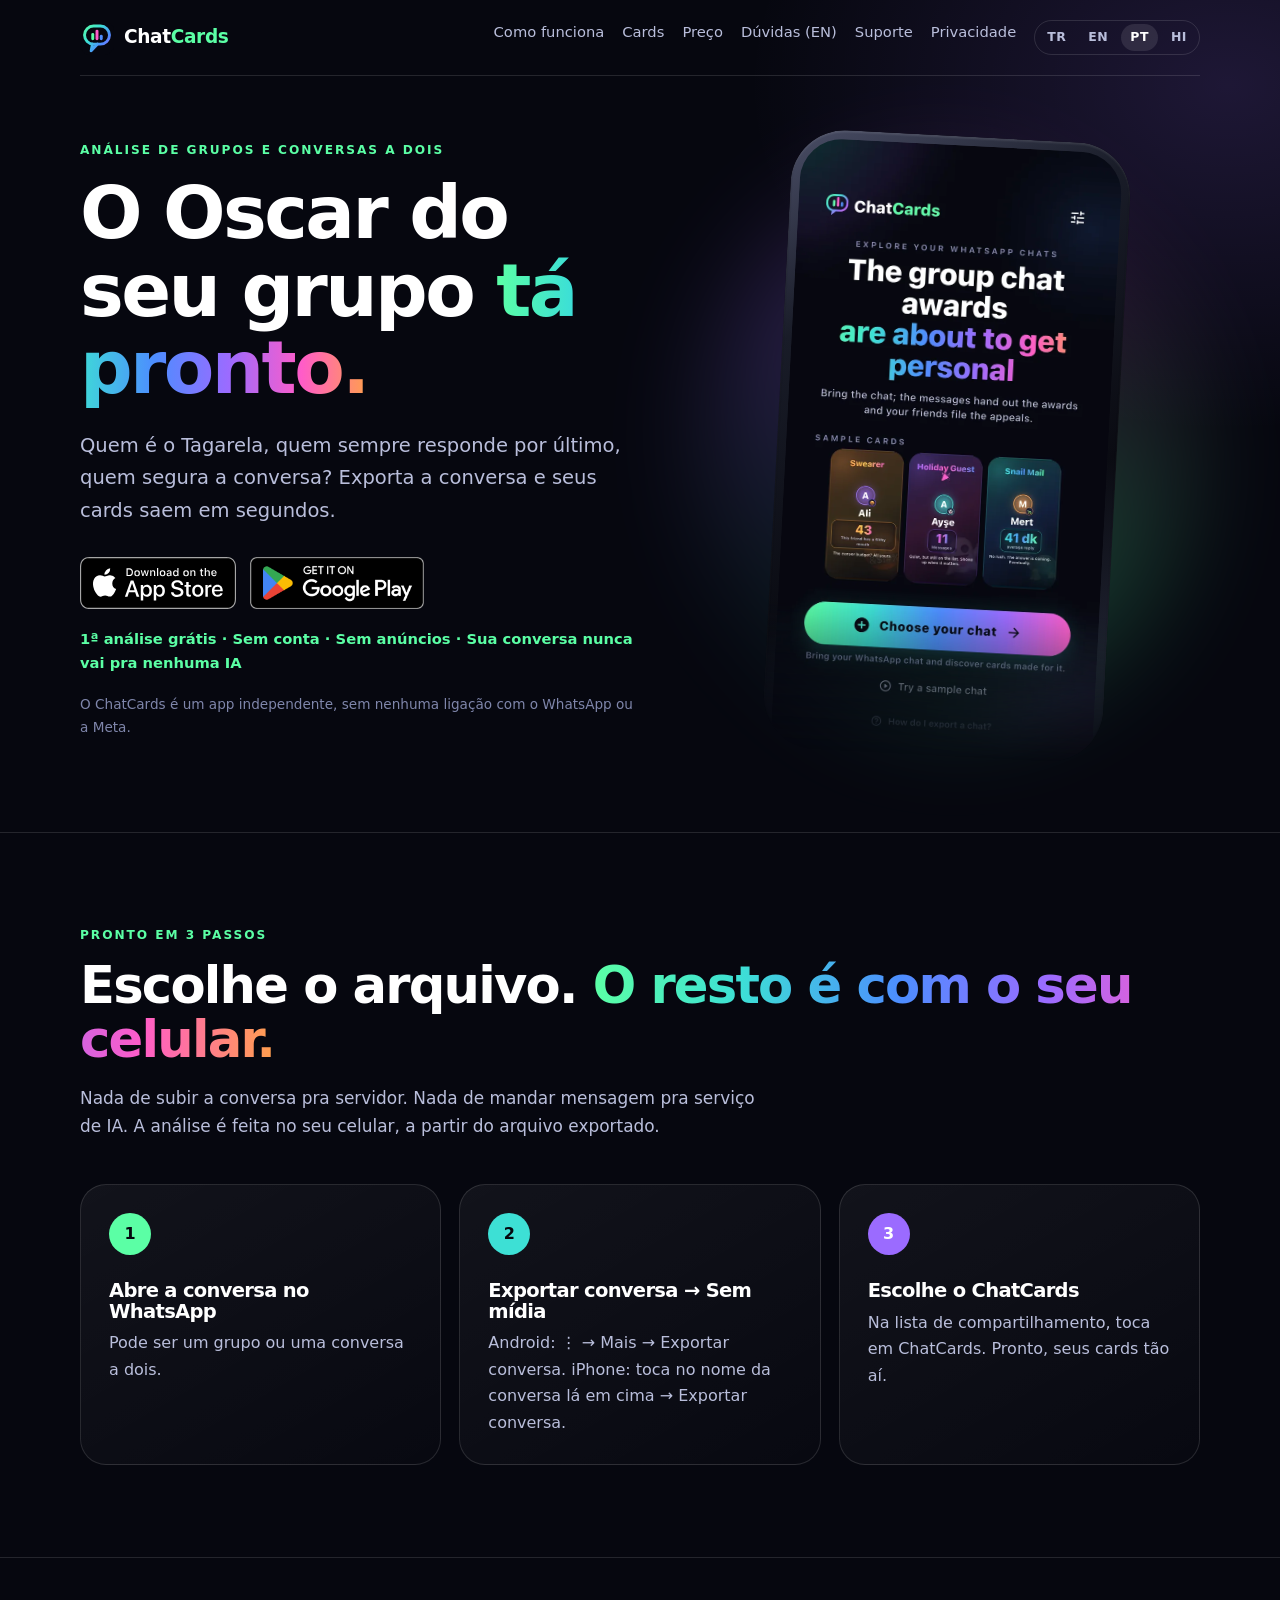
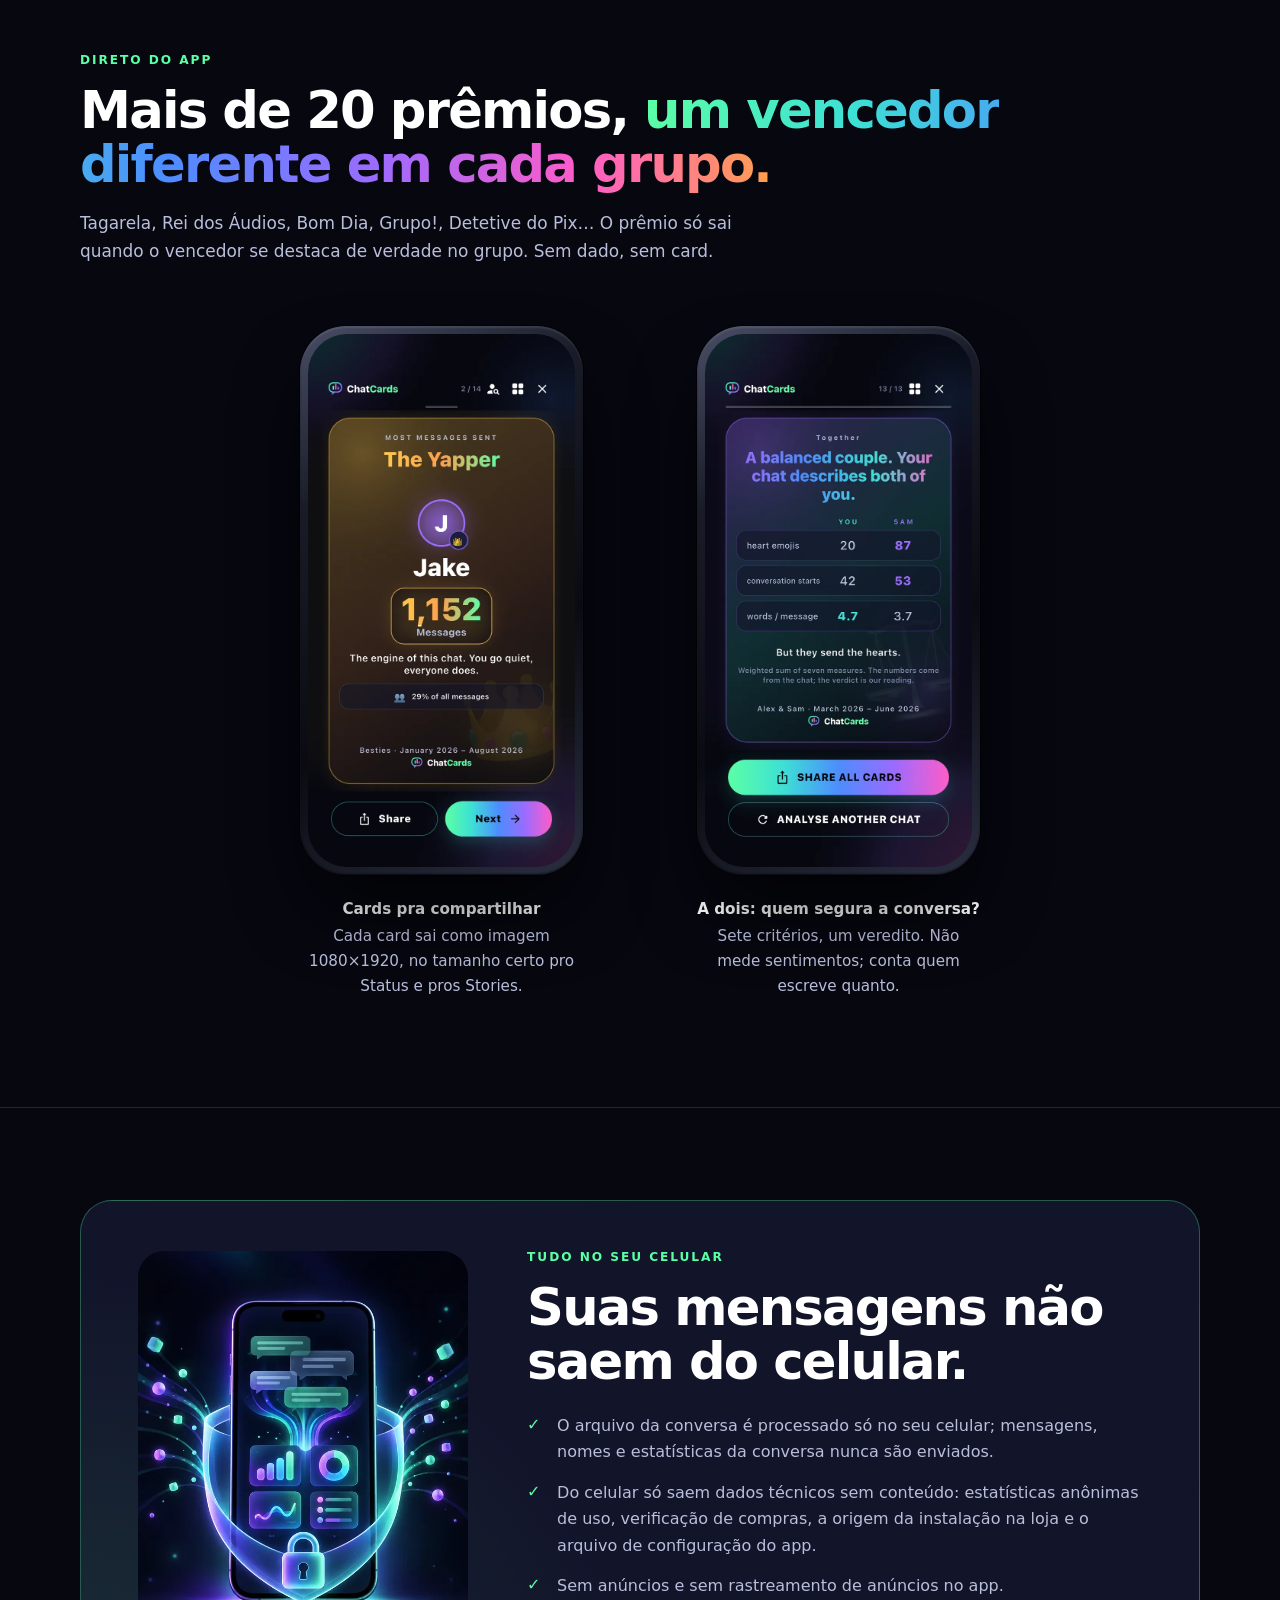
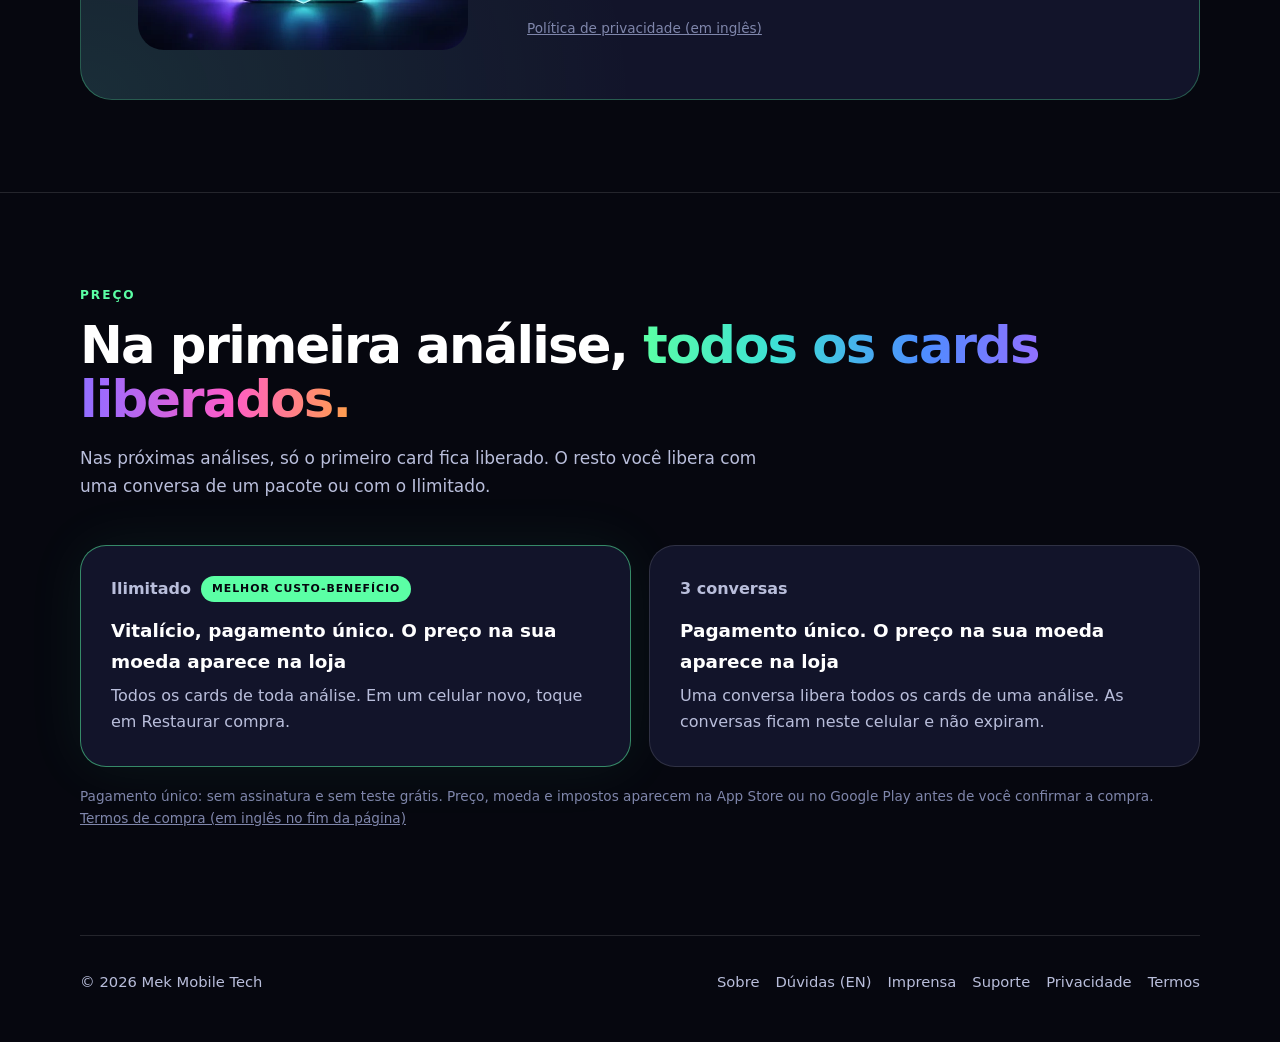
<file: pt/index.html>
<!doctype html>
<html lang="pt">
<head>
  <meta charset="utf-8">
  <meta name="viewport" content="width=device-width,initial-scale=1">
  <title>O Oscar do seu grupo tá pronto · ChatCards</title>
  <meta name="description" content="Quem é o Tagarela, quem sempre responde por último? Analisa a conversa do grupo no celular e compartilha os cards. As mensagens não saem do seu celular.">
  <link rel="canonical" href="https://emrekaramustafa.github.io/chatcards-site/pt/">
  <link rel="alternate" hreflang="tr" href="https://emrekaramustafa.github.io/chatcards-site/">
  <link rel="alternate" hreflang="en" href="https://emrekaramustafa.github.io/chatcards-site/en/">
  <link rel="alternate" hreflang="pt" href="https://emrekaramustafa.github.io/chatcards-site/pt/">
  <link rel="alternate" hreflang="hi" href="https://emrekaramustafa.github.io/chatcards-site/hi/">
  <link rel="alternate" hreflang="x-default" href="https://emrekaramustafa.github.io/chatcards-site/">
  <link rel="icon" href="../favicon.svg" type="image/svg+xml">
  <link rel="apple-touch-icon" href="../apple-touch-icon.png">
  <link rel="stylesheet" href="../styles.css">
  <meta name="theme-color" content="#06070F">
  <meta name="apple-itunes-app" content="app-id=6814486063">
  <meta property="og:type" content="website">
  <meta property="og:site_name" content="ChatCards">
  <meta property="og:title" content="O Oscar do seu grupo tá pronto · ChatCards">
  <meta property="og:description" content="Quem é o Tagarela, quem sempre responde por último? Analisa a conversa do grupo no celular e compartilha os cards. As mensagens não saem do seu celular.">
  <meta property="og:url" content="https://emrekaramustafa.github.io/chatcards-site/pt/">
  <meta property="og:image" content="https://emrekaramustafa.github.io/chatcards-site/img/og-pt.jpg">
  <meta property="og:image:width" content="1200">
  <meta property="og:image:height" content="630">
  <meta property="og:locale" content="pt_BR">
  <meta name="twitter:card" content="summary_large_image">
  <meta name="twitter:title" content="O Oscar do seu grupo tá pronto · ChatCards">
  <meta name="twitter:description" content="Analisa a conversa no celular e compartilha os cards. As mensagens não saem do seu celular.">
  <meta name="twitter:image" content="https://emrekaramustafa.github.io/chatcards-site/img/og-pt.jpg">
</head>
<body>
  <!-- Generated from one template for en/pt/hi (#38 SITE-11, #39). Keep the three pages in step. -->
  <header class="shell nav">
    <a class="brand" href="./"><img src="../favicon.svg" alt=""><span>Chat<span class="c2">Cards</span></span></a>
    <nav class="nav-links" aria-label="Menu principal">
      <a href="#como">Como funciona</a><a href="#cards">Cards</a><a href="#premium">Preço</a><a href="../en/faq/">Dúvidas (EN)</a><a href="../support/">Suporte</a><a href="../privacy/#en">Privacidade</a>
      <nav class="lang-switch" aria-label="Idioma"><a href="../?l=tr" hreflang="tr" lang="tr">TR</a><a href="../en/" hreflang="en" lang="en">EN</a><a href="../pt/" hreflang="pt" lang="pt" aria-current="true">PT</a><a href="../hi/" hreflang="hi" lang="hi">HI</a></nav>
    </nav>
  </header>

  <main>
    <section class="shell hero">
      <div>
        <p class="eyebrow">Análise de grupos e conversas a dois</p>
        <h1>O Oscar do seu grupo <span class="gradient-text">tá pronto.</span></h1>
        <p class="lede">Quem é o Tagarela, quem sempre responde por último, quem segura a conversa? Exporta a conversa e seus cards saem em segundos.</p>
        <div class="actions store-badges">
          <a class="store-badge" data-store="ios" href="https://apps.apple.com/app/id6814486063"><img src="../img/badges/app-store-en.svg" width="144" height="48" alt="Baixar na App Store"></a>
          <a class="store-badge" data-store="android" href="https://play.google.com/store/apps/details?id=app.chatpoz.chatpoz"><img src="../img/badges/google-play-en.png" width="162" height="48" alt="Disponível no Google Play"></a>
        </div>
        <p class="trust">1ª análise grátis · Sem conta · Sem anúncios · Sua conversa nunca vai pra nenhuma IA</p>
        <p class="fine">O ChatCards é um app independente, sem nenhuma ligação com o WhatsApp ou a Meta.</p>
      </div>
      <div class="device-stage">
        <div class="device tilt">
          <img src="../img/en-home.webp" width="700" height="1399" alt="Tela inicial do ChatCards com o botão para escolher a conversa e cards de exemplo" fetchpriority="high">
        </div>
      </div>
    </section>

    <section id="como" class="section">
      <div class="shell">
        <p class="eyebrow">Pronto em 3 passos</p>
        <h2>Escolhe o arquivo. <span class="gradient-text">O resto é com o seu celular.</span></h2>
        <p class="section-intro">Nada de subir a conversa pra servidor. Nada de mandar mensagem pra serviço de IA. A análise é feita no seu celular, a partir do arquivo exportado.</p>
        <div class="grid-3"><article class="feature"><div class="num">1</div><h3>Abre a conversa no WhatsApp</h3><p>Pode ser um grupo ou uma conversa a dois.</p></article><article class="feature"><div class="num">2</div><h3>Exportar conversa → <strong>Sem mídia</strong></h3><p>Android: ⋮ → Mais → Exportar conversa. iPhone: toca no nome da conversa lá em cima → Exportar conversa.</p></article><article class="feature"><div class="num">3</div><h3>Escolhe o ChatCards</h3><p>Na lista de compartilhamento, toca em ChatCards. Pronto, seus cards tão aí.</p></article></div>
      </div>
    </section>

    <section id="cards" class="section">
      <div class="shell">
        <p class="eyebrow">Direto do app</p>
        <h2>Mais de 20 prêmios, <span class="gradient-text">um vencedor diferente em cada grupo.</span></h2>
        <p class="section-intro">Tagarela, Rei dos Áudios, Bom Dia, Grupo!, Detetive do Pix… O prêmio só sai quando o vencedor se destaca de verdade no grupo. Sem dado, sem card.</p>
        <div class="shots two">
          <figure class="shot">
            <div class="device"><img src="../img/en-yapper.webp" width="700" height="1399" alt="Card de um grupo de exemplo (app em inglês)" loading="lazy"></div>
            <figcaption class="shot-caption"><strong>Cards pra compartilhar</strong>Cada card sai como imagem 1080×1920, no tamanho certo pro Status e pros Stories.</figcaption>
          </figure>
          <figure class="shot">
            <div class="device"><img src="../img/en-verdict.webp" width="700" height="1399" alt="Card de veredito de uma conversa de exemplo (app em inglês)" loading="lazy"></div>
            <figcaption class="shot-caption"><strong>A dois: quem segura a conversa?</strong>Sete critérios, um veredito. Não mede sentimentos; conta quem escreve quanto.</figcaption>
          </figure>
        </div>
      </div>
    </section>

    <section class="section">
      <div class="shell privacy-banner">
        <div class="privacy-visual">
          <img src="../img/privacy-shield.webp" width="620" height="749" alt="Ilustração dos dados da conversa ficando no celular" loading="lazy">
        </div>
        <div>
          <p class="eyebrow">Tudo no seu celular</p>
          <h2>Suas mensagens não saem do celular.</h2>
          <ul class="privacy-points"><li>O arquivo da conversa é processado só no seu celular; mensagens, nomes e estatísticas da conversa nunca são enviados.</li><li>Do celular só saem dados técnicos sem conteúdo: estatísticas anônimas de uso, verificação de compras, a origem da instalação na loja e o arquivo de configuração do app.</li><li>Sem anúncios e sem rastreamento de anúncios no app.</li></ul>
          <p class="fine"><a href="../privacy/#en">Política de privacidade (em inglês)</a></p>
        </div>
      </div>
    </section>

    <section id="premium" class="section">
      <div class="shell">
        <p class="eyebrow">Preço</p>
        <h2>Na primeira análise, <span class="gradient-text">todos os cards liberados.</span></h2>
        <p class="section-intro">Nas próximas análises, só o primeiro card fica liberado. O resto você libera com uma conversa de um pacote ou com o Ilimitado.</p>
        <div class="price-box"><article class="plan recommended"><div class="plan-name">Ilimitado <span class="tag">Melhor custo-benefício</span></div><p class="plan-price">Vitalício, pagamento único. O preço na sua moeda aparece na loja</p><p class="price-copy">Todos os cards de toda análise. Em um celular novo, toque em Restaurar compra.</p></article><article class="plan"><div class="plan-name">3 conversas</div><p class="plan-price">Pagamento único. O preço na sua moeda aparece na loja</p><p class="price-copy">Uma conversa libera todos os cards de uma análise. As conversas ficam neste celular e não expiram.</p></article></div>
        <p class="fine">Pagamento único: sem assinatura e sem teste grátis. Preço, moeda e impostos aparecem na App Store ou no Google Play antes de você confirmar a compra. <a href="../subscription-terms/#en">Termos de compra (em inglês no fim da página)</a></p>
      </div>
    </section>
  </main>

  <footer class="shell footer">
    <span>© 2026 Mek Mobile Tech</span>
    <div class="footer-links"><a href="../about/">Sobre</a><a href="../en/faq/">Dúvidas (EN)</a><a href="../press/">Imprensa</a><a href="../support/">Suporte</a><a href="../privacy/#en">Privacidade</a><a href="../terms/">Termos</a></div>
  </footer>
  <script type="module">
    import { mount } from '../assets/go.js';
    mount({ page: 'home-pt', mode: 'badges', defaults: { c: 'web' } });
  </script>
</body>
</html>
</file>
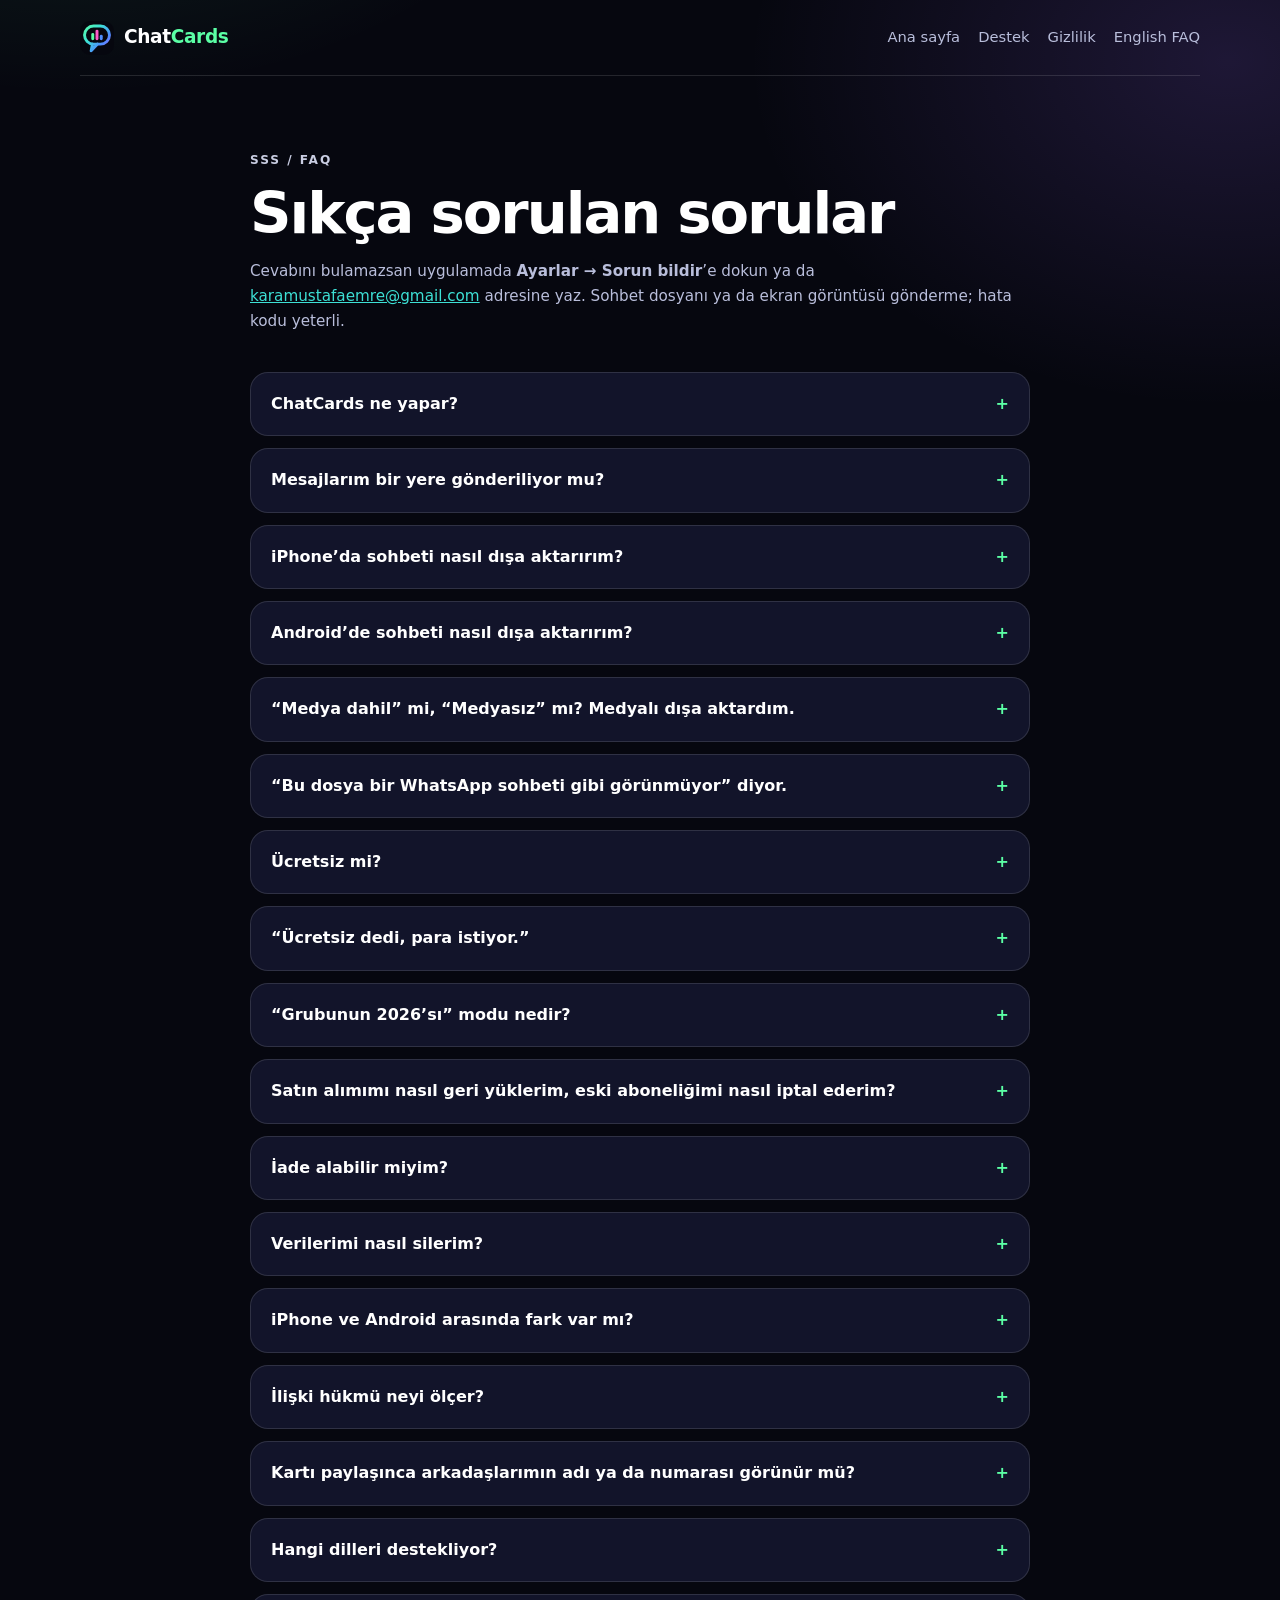
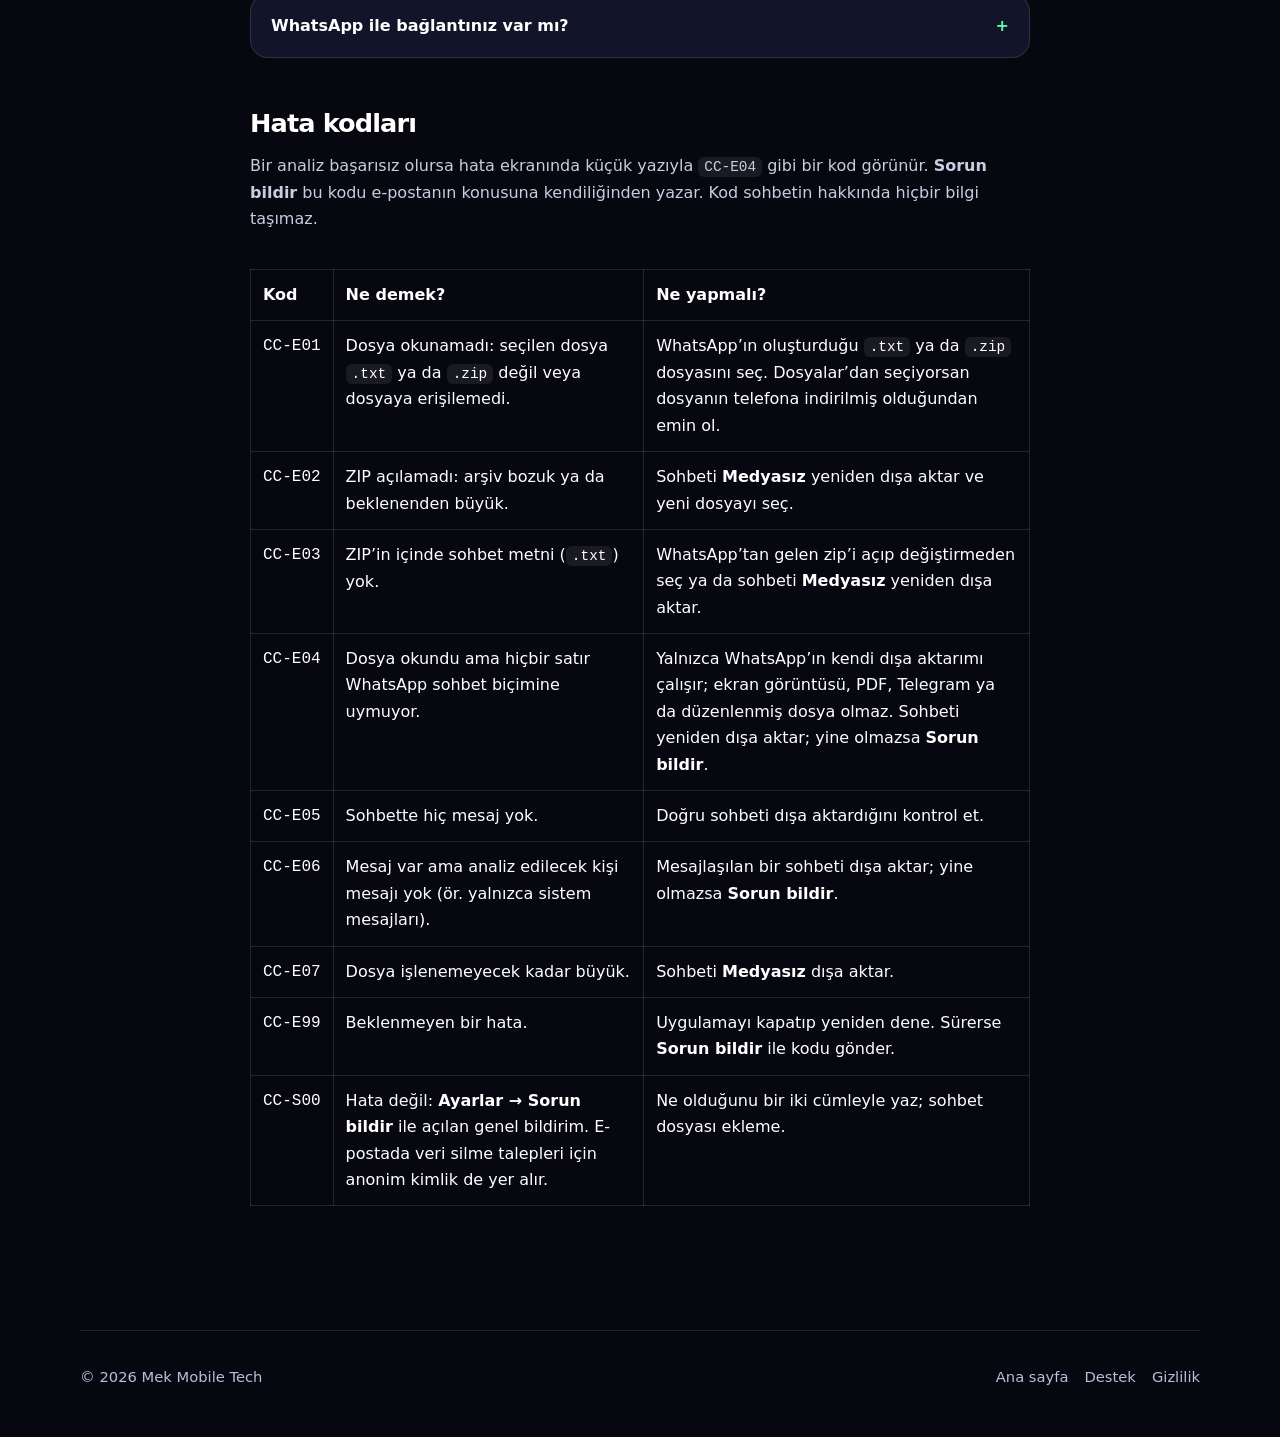
<file: sss/index.html>
<!doctype html>
<html lang="tr">
<head>
  <meta charset="utf-8">
  <meta name="viewport" content="width=device-width,initial-scale=1">
  <title>Sıkça sorulan sorular · ChatCards</title>
  <meta name="description" content="ChatCards SSS: sohbet nasıl dışa aktarılır, dosya neden açılmıyor, ücretsiz analiz ve fiyat, satın alımı geri yükleme, eski abonelik iptali, iade, mesajlarınız nereye gidiyor ve hata kodları.">
  <link rel="canonical" href="https://emrekaramustafa.github.io/chatcards-site/sss/">
  <link rel="alternate" hreflang="tr" href="https://emrekaramustafa.github.io/chatcards-site/sss/">
  <link rel="alternate" hreflang="en" href="https://emrekaramustafa.github.io/chatcards-site/en/faq/">
  <link rel="icon" href="../favicon.svg" type="image/svg+xml">
  <link rel="apple-touch-icon" href="../apple-touch-icon.png">
  <link rel="stylesheet" href="../styles.css">
  <meta name="theme-color" content="#06070F">
  <meta property="og:type" content="article">
  <meta property="og:site_name" content="ChatCards">
  <meta property="og:title" content="Sıkça sorulan sorular · ChatCards">
  <meta property="og:description" content="ChatCards SSS: sohbet nasıl dışa aktarılır, dosya neden açılmıyor, ücretsiz analiz ve fiyat, satın alımı geri yükleme, eski abonelik iptali, iade, mesajlarınız nereye gidiyor ve hata kodları.">
  <meta property="og:url" content="https://emrekaramustafa.github.io/chatcards-site/sss/">
  <meta property="og:image" content="https://emrekaramustafa.github.io/chatcards-site/img/og-tr.jpg">
  <meta property="og:image:width" content="1200">
  <meta property="og:image:height" content="630">
  <meta name="twitter:card" content="summary_large_image">
  <meta name="twitter:image" content="https://emrekaramustafa.github.io/chatcards-site/img/og-tr.jpg">
  <script type="application/ld+json">{"@context": "https://schema.org", "@type": "FAQPage", "inLanguage": "tr", "mainEntity": [{"@type": "Question", "name": "ChatCards ne yapar?", "acceptedAnswer": {"@type": "Answer", "text": "WhatsApp’tan dışa aktardığın grup ya da iki kişilik sohbeti telefonunda analiz eder ve paylaşılabilir ödül kartları üretir: Grubun Gevezesi, Gece Kuşu, Bekle ki Cevap Versin ve 20’den fazla ödül. İki kişilik sohbette “sohbeti kim taşıyor” hükmü çıkar."}}, {"@type": "Question", "name": "Mesajlarım bir yere gönderiliyor mu?", "acceptedAnswer": {"@type": "Answer", "text": "Hayır. Sohbet dosyan yalnızca telefonunda işlenir; mesajlar, isimler ve sohbet istatistikleri bize ya da başka bir şirkete gönderilmez, yapay zekâya yüklenmez.Uygulamayı geliştirmek için içerik taşımayan anonim kullanım ölçümü (Mixpanel, AB veri bölgesi), satın almaları doğrulamak için satın alma bilgisi (RevenueCat) işlenir. Uygulamayı nereden bulduğunu ölçmek için Android’de mağaza yönlendirme bilgisi (Install Referrer), iPhone’da Apple Ads atıf belirteci kullanılır. Uygulama ayrıca özellik ayarlarını içeren herkese açık bir yapılandırma dosyası indirir; bu istekte kişisel veri gönderilmez. Çökme raporu altyapısı (Sentry, AB) uygulamada hazırdır ama şu an kapalıdır. Ayrıntılar: Gizlilik politikası."}}, {"@type": "Question", "name": "iPhone’da sohbeti nasıl dışa aktarırım?", "acceptedAnswer": {"@type": "Answer", "text": "WhatsApp’ta sohbeti aç → en üstteki grup ya da kişi adına dokun → aşağı kaydır → Sohbeti Dışa Aktar → Medyasız → paylaşım listesinde ChatCards.ChatCards listede yoksa listenin sonundaki Diğer’e dokun ya da Dosyalara Kaydet deyip ChatCards’ta Dosyam hazır — seç ile aç."}}, {"@type": "Question", "name": "Android’de sohbeti nasıl dışa aktarırım?", "acceptedAnswer": {"@type": "Answer", "text": "WhatsApp’ta sohbeti aç → sağ üstte ⋮ → Diğer → Sohbeti dışa aktar → Medyasız → paylaşım listesinde ChatCards."}}, {"@type": "Question", "name": "“Medya dahil” mi, “Medyasız” mı? Medyalı dışa aktardım.", "acceptedAnswer": {"@type": "Answer", "text": "Medyasız seç. Daha hızlıdır, fotoğrafların hiç işlenmez ve bazı Android telefonlarda “Medya dahil” seçilince ChatCards paylaşım listesinde görünmeyebilir. Medyalı dışa aktardıysan sohbeti Medyasız yeniden dışa aktar."}}, {"@type": "Question", "name": "“Bu dosya bir WhatsApp sohbeti gibi görünmüyor” diyor.", "acceptedAnswer": {"@type": "Answer", "text": "ChatCards yalnızca WhatsApp’ın kendi dışa aktarımını (.txt ya da .zip) okur; ekran görüntüsü, PDF, Telegram veya Instagram dışa aktarımı çalışmaz. Sohbeti yukarıdaki adımlarla yeniden ve Medyasız dışa aktar. Olmazsa uygulamadaki Sorun bildir ile hata kodunu gönder; sohbet dosyanı göndermene gerek yok. Kodların anlamı: Hata kodları."}}, {"@type": "Question", "name": "Ücretsiz mi?", "acceptedAnswer": {"@type": "Answer", "text": "İlk gerçek analizinde bütün kartlar açık; Örnek sohbetle dene de her zaman tamamen açık. Sonraki analizlerde yalnızca ilk kart açık kalır; kalanları bir sohbet hakkıyla ya da Sınırsız ile açarsın.3 sohbet 49,99 TL, Sınırsız ömür boyu 149,99 TL. İkisi de tek seferlik ödemedir; abonelik ve ücretsiz deneme yok. Türkiye dışında fiyat ülkene göre mağazada gösterilir."}}, {"@type": "Question", "name": "“Ücretsiz dedi, para istiyor.”", "acceptedAnswer": {"@type": "Answer", "text": "Ücretsiz olan ilk gerçek analizdir ve o analizde bütün kartlar açıktır. Örnek sohbetle dene bu hakkı kullanmaz; aynı dosyayı yeniden analiz etmek de yeni hak harcamaz. İkinci ve sonraki sohbetlerde, “Grubunun 2026’sı” modunda da, yalnızca ilk kart açık; kalanı bir sohbet hakkıyla ya da Sınırsız ile açılır."}}, {"@type": "Question", "name": "“Grubunun 2026’sı” modu nedir?", "acceptedAnswer": {"@type": "Answer", "text": "Analizden önce ana ekranda dönem seçilir: Grubunun 2026’sı yalnızca 2026’da yazılan mesajları sayar ve yıl özeti destesi çıkarır; Tüm zamanlar sohbetin tamamına bakar. 2026’da yeterli mesaj yoksa analiz tüm zamanlara döner.Bu modun ayrı bir ücretsiz hakkı yoktur: ilk analizden sonraki her sohbet, iki dönemde de bir sohbet hakkı ya da Sınırsız ister. Uygulamanın önceki bir sürümünde 2026 ek hakkını almış bir grubun 2026 analizleri açık kalır."}}, {"@type": "Question", "name": "Satın alımımı nasıl geri yüklerim, eski aboneliğimi nasıl iptal ederim?", "acceptedAnswer": {"@type": "Answer", "text": "Sınırsız mağaza hesabına bağlıdır. Yeni telefonda ya da uygulamayı yeniden kurduğunda aynı Apple veya Google hesabıyla Ayarlar → Satın alımı geri yükle’ye dokun.Sohbet hakları yalnızca bu telefonda saklanır ve süresi dolmaz. Uygulamayı silersen kullanılmamış haklar da silinir; mağaza bu hakları geri yüklemez.Daha önce aylık ya da yıllık abonelik aldıysan aboneliğin sen iptal edene kadar yenilenir. Uygulama süren aboneliğini bir telefonda gördüğünde o telefonda Sınırsız’ı kalıcı olarak açar. Bir daha ödeme yapmamak için aboneliği iptal et. iPhone: Ayarlar → [adın] → Abonelikler → ChatCards → Aboneliği İptal Et. Android: Google Play → profil → Ödemeler ve abonelikler → Abonelikler → ChatCards → Aboneliği iptal et. Uygulamada: Ayarlar → Aboneliği yönet. Uygulamayı silmek aboneliği iptal etmez."}}, {"@type": "Question", "name": "İade alabilir miyim?", "acceptedAnswer": {"@type": "Answer", "text": "Ödemeyi Apple ya da Google aldığı için iadeyi onlar değerlendirir. iPhone: reportaproblem.apple.com ya da uygulamada Ayarlar → Geri ödeme talep et. Android: satın almadan sonraki 48 saat içinde Google Play’den; daha sonra karamustafaemre@gmail.com adresine sipariş numaranla (GPA. ile başlar) yaz, Google Play üzerinden değerlendirelim."}}, {"@type": "Question", "name": "Verilerimi nasıl silerim?", "acceptedAnswer": {"@type": "Answer", "text": "Sohbetin bize hiç gelmediği için silinecek sohbet verisi bizde yok. Telefonundaki analizler: Ayarlar → Analiz geçmişini sil. Anonim kullanım verisinin silinmesini istersen uygulamada Ayarlar → Sorun bildir’e dokun, konuya “Veri silme” yaz ve gönder; e-postadaki anonim kimlikle kayıtlarını buluruz. Ayrıntılar: Verilerinizi silme."}}, {"@type": "Question", "name": "iPhone ve Android arasında fark var mı?", "acceptedAnswer": {"@type": "Answer", "text": "Kartlar ve analiz aynı. iPhone’da iOS 15 ve üzeri gerekir; iPad sürümü yok. Android’de Android 7.0 ve üzeri gerekir. Dışa aktarma adımları WhatsApp’ın arayüzü yüzünden farklıdır (iPhone, Android). Sınırsız bir mağazada alındıysa diğerine taşınmaz; sohbet hakları da yalnızca alındığı telefonda kalır."}}, {"@type": "Question", "name": "İlişki hükmü neyi ölçer?", "acceptedAnswer": {"@type": "Answer", "text": "Yedi davranışı sayar: sohbeti kim başlatıyor, kim daha hızlı dönüyor, soruları kim soruyor, mesajların çoğu kimden, kalp emojileri, mesaj uzunluğu ve gece mesajları. Duyguları ya da niyetleri ölçmez. Okundu bilgisi dışa aktarılan dosyada yok; bu yüzden “gördü ama cevap vermedi” diye bir sonuç da yok."}}, {"@type": "Question", "name": "Kartı paylaşınca arkadaşlarımın adı ya da numarası görünür mü?", "acceptedAnswer": {"@type": "Answer", "text": "Uygulamanın 1.1 sürümünden itibaren rehberinde kayıtlı olmayan kişilerin telefon numaraları kartlarda gizlenir (ör. +90 ••• ••• •• 67). İki kişilik kartları paylaşırken karşı tarafın adı varsayılan olarak baş harfe çevrilir. Grup kartlarında adlar görünür; kartı paylaşmadan önce gruptakilerin bundan rahatsız olmayacağından emin ol."}}, {"@type": "Question", "name": "Hangi dilleri destekliyor?", "acceptedAnswer": {"@type": "Answer", "text": "Türkçe, İngilizce (Hindistan tarih biçimli dışa aktarımlar dahil), Portekizce ve Hintçe sohbetler okunur. Arayüz Türkçe ve İngilizce; 1.1 sürümüyle Portekizce (Brezilya) ve Hintçe de eklenir."}}, {"@type": "Question", "name": "WhatsApp ile bağlantınız var mı?", "acceptedAnswer": {"@type": "Answer", "text": "Hayır. ChatCards bağımsız bir uygulamadır; WhatsApp ya da Meta ile bağlantısı yoktur. Yalnızca WhatsApp’ın kendi “Sohbeti dışa aktar” özelliğiyle oluşturduğun dosyayı okur."}}]}</script>
</head>
<body>
<!-- Generated (#38 SITE-10). Every question and error code has an id anchor for deep links from the app. -->
<header class="shell nav"><a class="brand" href="../"><img src="../favicon.svg" alt=""><span>Chat<span class="c2">Cards</span></span></a><nav class="nav-links" aria-label="Menu"><a href="../">Ana sayfa</a><a href="../support/">Destek</a><a href="../privacy/">Gizlilik</a><a href="../en/faq/">English FAQ</a></nav></header>
<main class="legal">
<p class="eyebrow">SSS / FAQ</p>
<h1>Sıkça sorulan sorular</h1>
<p class="meta">Cevabını bulamazsan uygulamada <strong>Ayarlar → Sorun bildir</strong>’e dokun ya da <a href="mailto:karamustafaemre@gmail.com">karamustafaemre@gmail.com</a> adresine yaz. Sohbet dosyanı ya da ekran görüntüsü gönderme; hata kodu yeterli.</p>
<div class="faq-list">
<details class="faq-item" id="ne-yapar"><summary>ChatCards ne yapar?</summary><div class="answer"><p>WhatsApp’tan dışa aktardığın grup ya da iki kişilik sohbeti telefonunda analiz eder ve paylaşılabilir ödül kartları üretir: Grubun Gevezesi, Gece Kuşu, Bekle ki Cevap Versin ve 20’den fazla ödül. İki kişilik sohbette “sohbeti kim taşıyor” hükmü çıkar.</p></div></details>
<details class="faq-item" id="gizlilik"><summary>Mesajlarım bir yere gönderiliyor mu?</summary><div class="answer"><p>Hayır. Sohbet dosyan yalnızca telefonunda işlenir; mesajlar, isimler ve sohbet istatistikleri bize ya da başka bir şirkete gönderilmez, yapay zekâya yüklenmez.</p><p>Uygulamayı geliştirmek için içerik taşımayan anonim kullanım ölçümü (Mixpanel, AB veri bölgesi), satın almaları doğrulamak için satın alma bilgisi (RevenueCat) işlenir. Uygulamayı nereden bulduğunu ölçmek için Android’de mağaza yönlendirme bilgisi (Install Referrer), iPhone’da Apple Ads atıf belirteci kullanılır. Uygulama ayrıca özellik ayarlarını içeren herkese açık bir yapılandırma dosyası indirir; bu istekte kişisel veri gönderilmez. Çökme raporu altyapısı (Sentry, AB) uygulamada hazırdır ama şu an kapalıdır. Ayrıntılar: <a href="../privacy/">Gizlilik politikası</a>.</p></div></details>
<details class="faq-item" id="disa-aktar"><summary>iPhone’da sohbeti nasıl dışa aktarırım?</summary><div class="answer"><p>WhatsApp’ta sohbeti aç → en üstteki grup ya da kişi adına dokun → aşağı kaydır → <strong>Sohbeti Dışa Aktar</strong> → <strong>Medyasız</strong> → paylaşım listesinde <strong>ChatCards</strong>.</p><p>ChatCards listede yoksa listenin sonundaki <strong>Diğer</strong>’e dokun ya da <strong>Dosyalara Kaydet</strong> deyip ChatCards’ta <strong>Dosyam hazır — seç</strong> ile aç.</p></div></details>
<details class="faq-item" id="android"><summary>Android’de sohbeti nasıl dışa aktarırım?</summary><div class="answer"><p>WhatsApp’ta sohbeti aç → sağ üstte <strong>⋮</strong> → <strong>Diğer</strong> → <strong>Sohbeti dışa aktar</strong> → <strong>Medyasız</strong> → paylaşım listesinde <strong>ChatCards</strong>.</p></div></details>
<details class="faq-item" id="medya"><summary>“Medya dahil” mi, “Medyasız” mı? Medyalı dışa aktardım.</summary><div class="answer"><p><strong>Medyasız</strong> seç. Daha hızlıdır, fotoğrafların hiç işlenmez ve bazı Android telefonlarda “Medya dahil” seçilince ChatCards paylaşım listesinde görünmeyebilir. Medyalı dışa aktardıysan sohbeti Medyasız yeniden dışa aktar.</p></div></details>
<details class="faq-item" id="dosya"><summary>“Bu dosya bir WhatsApp sohbeti gibi görünmüyor” diyor.</summary><div class="answer"><p>ChatCards yalnızca WhatsApp’ın kendi dışa aktarımını (<code>.txt</code> ya da <code>.zip</code>) okur; ekran görüntüsü, PDF, Telegram veya Instagram dışa aktarımı çalışmaz. Sohbeti yukarıdaki adımlarla yeniden ve <strong>Medyasız</strong> dışa aktar. Olmazsa uygulamadaki <strong>Sorun bildir</strong> ile hata kodunu gönder; sohbet dosyanı göndermene gerek yok. Kodların anlamı: <a href="#hata-kodlari">Hata kodları</a>.</p></div></details>
<details class="faq-item" id="fiyat"><summary>Ücretsiz mi?</summary><div class="answer"><p>İlk gerçek analizinde bütün kartlar açık; <strong>Örnek sohbetle dene</strong> de her zaman tamamen açık. Sonraki analizlerde yalnızca ilk kart açık kalır; kalanları bir sohbet hakkıyla ya da Sınırsız ile açarsın.</p><p><strong>3 sohbet</strong> 49,99 TL, <strong>Sınırsız</strong> ömür boyu 149,99 TL. İkisi de tek seferlik ödemedir; abonelik ve ücretsiz deneme yok. Türkiye dışında fiyat ülkene göre mağazada gösterilir.</p></div></details>
<details class="faq-item" id="ucretsiz-dedi"><summary>“Ücretsiz dedi, para istiyor.”</summary><div class="answer"><p>Ücretsiz olan ilk gerçek analizdir ve o analizde bütün kartlar açıktır. <strong>Örnek sohbetle dene</strong> bu hakkı kullanmaz; aynı dosyayı yeniden analiz etmek de yeni hak harcamaz. İkinci ve sonraki sohbetlerde, <a href="#yil-modu">“Grubunun 2026’sı”</a> modunda da, yalnızca ilk kart açık; kalanı bir sohbet hakkıyla ya da Sınırsız ile açılır.</p></div></details>
<details class="faq-item" id="yil-modu"><summary>“Grubunun 2026’sı” modu nedir?</summary><div class="answer"><p>Analizden önce ana ekranda dönem seçilir: <strong>Grubunun 2026’sı</strong> yalnızca 2026’da yazılan mesajları sayar ve yıl özeti destesi çıkarır; <strong>Tüm zamanlar</strong> sohbetin tamamına bakar. 2026’da yeterli mesaj yoksa analiz tüm zamanlara döner.</p><p>Bu modun ayrı bir ücretsiz hakkı yoktur: ilk analizden sonraki her sohbet, iki dönemde de bir sohbet hakkı ya da Sınırsız ister. Uygulamanın önceki bir sürümünde 2026 ek hakkını almış bir grubun 2026 analizleri açık kalır.</p></div></details>
<details class="faq-item" id="iptal"><summary>Satın alımımı nasıl geri yüklerim, eski aboneliğimi nasıl iptal ederim?</summary><div class="answer"><p><strong>Sınırsız</strong> mağaza hesabına bağlıdır. Yeni telefonda ya da uygulamayı yeniden kurduğunda aynı Apple veya Google hesabıyla <strong>Ayarlar → Satın alımı geri yükle</strong>’ye dokun.</p><p>Sohbet hakları yalnızca bu telefonda saklanır ve süresi dolmaz. Uygulamayı silersen kullanılmamış haklar da silinir; mağaza bu hakları geri yüklemez.</p><p>Daha önce aylık ya da yıllık abonelik aldıysan aboneliğin sen iptal edene kadar yenilenir. Uygulama süren aboneliğini bir telefonda gördüğünde o telefonda Sınırsız’ı kalıcı olarak açar. Bir daha ödeme yapmamak için aboneliği iptal et. iPhone: <strong>Ayarlar → [adın] → Abonelikler → ChatCards → Aboneliği İptal Et</strong>. Android: <strong>Google Play → profil → Ödemeler ve abonelikler → Abonelikler → ChatCards → Aboneliği iptal et</strong>. Uygulamada: <strong>Ayarlar → Aboneliği yönet</strong>. Uygulamayı silmek aboneliği iptal etmez.</p></div></details>
<details class="faq-item" id="iade"><summary>İade alabilir miyim?</summary><div class="answer"><p>Ödemeyi Apple ya da Google aldığı için iadeyi onlar değerlendirir. iPhone: <a href="https://reportaproblem.apple.com/">reportaproblem.apple.com</a> ya da uygulamada <strong>Ayarlar → Geri ödeme talep et</strong>. Android: satın almadan sonraki 48 saat içinde Google Play’den; daha sonra <a href="mailto:karamustafaemre@gmail.com">karamustafaemre@gmail.com</a> adresine sipariş numaranla (GPA. ile başlar) yaz, Google Play üzerinden değerlendirelim.</p></div></details>
<details class="faq-item" id="silme"><summary>Verilerimi nasıl silerim?</summary><div class="answer"><p>Sohbetin bize hiç gelmediği için silinecek sohbet verisi bizde yok. Telefonundaki analizler: <strong>Ayarlar → Analiz geçmişini sil</strong>. Anonim kullanım verisinin silinmesini istersen uygulamada <strong>Ayarlar → Sorun bildir</strong>’e dokun, konuya “Veri silme” yaz ve gönder; e-postadaki anonim kimlikle kayıtlarını buluruz. Ayrıntılar: <a href="../privacy/#veri-silme">Verilerinizi silme</a>.</p></div></details>
<details class="faq-item" id="platform"><summary>iPhone ve Android arasında fark var mı?</summary><div class="answer"><p>Kartlar ve analiz aynı. iPhone’da iOS 15 ve üzeri gerekir; iPad sürümü yok. Android’de Android 7.0 ve üzeri gerekir. Dışa aktarma adımları WhatsApp’ın arayüzü yüzünden farklıdır (<a href="#disa-aktar">iPhone</a>, <a href="#android">Android</a>). Sınırsız bir mağazada alındıysa diğerine taşınmaz; sohbet hakları da yalnızca alındığı telefonda kalır.</p></div></details>
<details class="faq-item" id="hukum"><summary>İlişki hükmü neyi ölçer?</summary><div class="answer"><p>Yedi davranışı sayar: sohbeti kim başlatıyor, kim daha hızlı dönüyor, soruları kim soruyor, mesajların çoğu kimden, kalp emojileri, mesaj uzunluğu ve gece mesajları. <strong>Duyguları ya da niyetleri ölçmez.</strong> Okundu bilgisi dışa aktarılan dosyada yok; bu yüzden “gördü ama cevap vermedi” diye bir sonuç da yok.</p></div></details>
<details class="faq-item" id="paylasim"><summary>Kartı paylaşınca arkadaşlarımın adı ya da numarası görünür mü?</summary><div class="answer"><p>Uygulamanın 1.1 sürümünden itibaren rehberinde kayıtlı olmayan kişilerin telefon numaraları kartlarda gizlenir (ör. <code>+90 ••• ••• •• 67</code>). İki kişilik kartları paylaşırken karşı tarafın adı varsayılan olarak baş harfe çevrilir. Grup kartlarında adlar görünür; kartı paylaşmadan önce gruptakilerin bundan rahatsız olmayacağından emin ol.</p></div></details>
<details class="faq-item" id="diller"><summary>Hangi dilleri destekliyor?</summary><div class="answer"><p>Türkçe, İngilizce (Hindistan tarih biçimli dışa aktarımlar dahil), Portekizce ve Hintçe sohbetler okunur. Arayüz Türkçe ve İngilizce; 1.1 sürümüyle Portekizce (Brezilya) ve Hintçe de eklenir.</p></div></details>
<details class="faq-item" id="whatsapp"><summary>WhatsApp ile bağlantınız var mı?</summary><div class="answer"><p>Hayır. ChatCards bağımsız bir uygulamadır; WhatsApp ya da Meta ile bağlantısı yoktur. Yalnızca WhatsApp’ın kendi “Sohbeti dışa aktar” özelliğiyle oluşturduğun dosyayı okur.</p></div></details>
</div>
<h2 id="hata-kodlari">Hata kodları</h2>
<p>Bir analiz başarısız olursa hata ekranında küçük yazıyla <code>CC-E04</code> gibi bir kod görünür. <strong>Sorun bildir</strong> bu kodu e-postanın konusuna kendiliğinden yazar. Kod sohbetin hakkında hiçbir bilgi taşımaz.</p>
<div class="table-wrap"><table class="codes"><thead><tr><th>Kod</th><th>Ne demek?</th><th>Ne yapmalı?</th></tr></thead><tbody><tr id="cc-e01"><td>CC-E01</td><td>Dosya okunamadı: seçilen dosya <code>.txt</code> ya da <code>.zip</code> değil veya dosyaya erişilemedi.</td><td>WhatsApp’ın oluşturduğu <code>.txt</code> ya da <code>.zip</code> dosyasını seç. Dosyalar’dan seçiyorsan dosyanın telefona indirilmiş olduğundan emin ol.</td></tr><tr id="cc-e02"><td>CC-E02</td><td>ZIP açılamadı: arşiv bozuk ya da beklenenden büyük.</td><td>Sohbeti <strong>Medyasız</strong> yeniden dışa aktar ve yeni dosyayı seç.</td></tr><tr id="cc-e03"><td>CC-E03</td><td>ZIP’in içinde sohbet metni (<code>.txt</code>) yok.</td><td>WhatsApp’tan gelen zip’i açıp değiştirmeden seç ya da sohbeti <strong>Medyasız</strong> yeniden dışa aktar.</td></tr><tr id="cc-e04"><td>CC-E04</td><td>Dosya okundu ama hiçbir satır WhatsApp sohbet biçimine uymuyor.</td><td>Yalnızca WhatsApp’ın kendi dışa aktarımı çalışır; ekran görüntüsü, PDF, Telegram ya da düzenlenmiş dosya olmaz. Sohbeti yeniden dışa aktar; yine olmazsa <strong>Sorun bildir</strong>.</td></tr><tr id="cc-e05"><td>CC-E05</td><td>Sohbette hiç mesaj yok.</td><td>Doğru sohbeti dışa aktardığını kontrol et.</td></tr><tr id="cc-e06"><td>CC-E06</td><td>Mesaj var ama analiz edilecek kişi mesajı yok (ör. yalnızca sistem mesajları).</td><td>Mesajlaşılan bir sohbeti dışa aktar; yine olmazsa <strong>Sorun bildir</strong>.</td></tr><tr id="cc-e07"><td>CC-E07</td><td>Dosya işlenemeyecek kadar büyük.</td><td>Sohbeti <strong>Medyasız</strong> dışa aktar.</td></tr><tr id="cc-e99"><td>CC-E99</td><td>Beklenmeyen bir hata.</td><td>Uygulamayı kapatıp yeniden dene. Sürerse <strong>Sorun bildir</strong> ile kodu gönder.</td></tr><tr id="cc-s00"><td>CC-S00</td><td>Hata değil: <strong>Ayarlar → Sorun bildir</strong> ile açılan genel bildirim. E-postada veri silme talepleri için anonim kimlik de yer alır.</td><td>Ne olduğunu bir iki cümleyle yaz; sohbet dosyası ekleme.</td></tr></tbody></table></div>
</main>
<footer class="shell footer"><span>© 2026 Mek Mobile Tech</span><div class="footer-links"><a href="../">Ana sayfa</a><a href="../support/">Destek</a><a href="../privacy/">Gizlilik</a></div></footer>
<script>
  // Bir çapayla (#iptal, #cc-e04) gelindiyse ilgili soru açık gelir.
  (function () {
    function openTarget() {
      var id = decodeURIComponent(location.hash.slice(1));
      var el = id && document.getElementById(id);
      if (el && el.tagName === 'DETAILS') el.open = true;
    }
    openTarget();
    window.addEventListener('hashchange', openTarget);
  })();
</script>
</body>
</html>
</file>
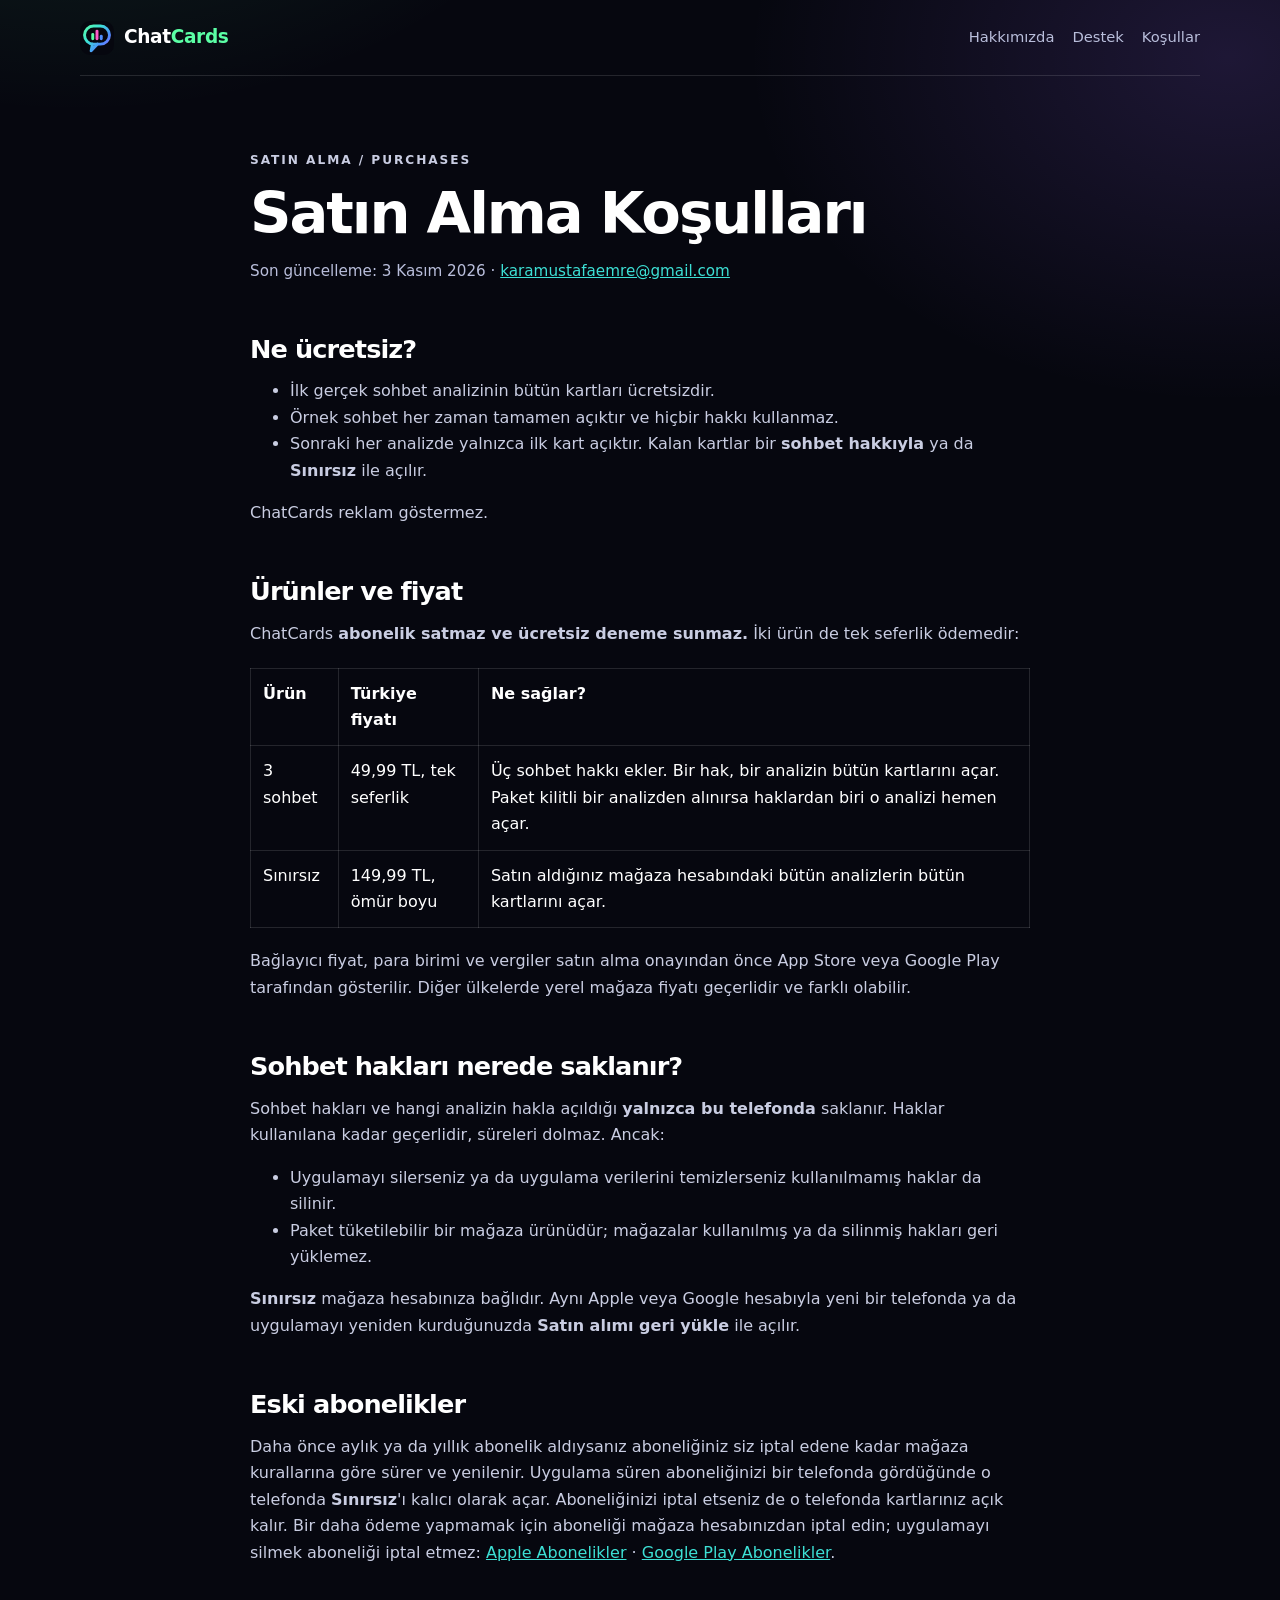
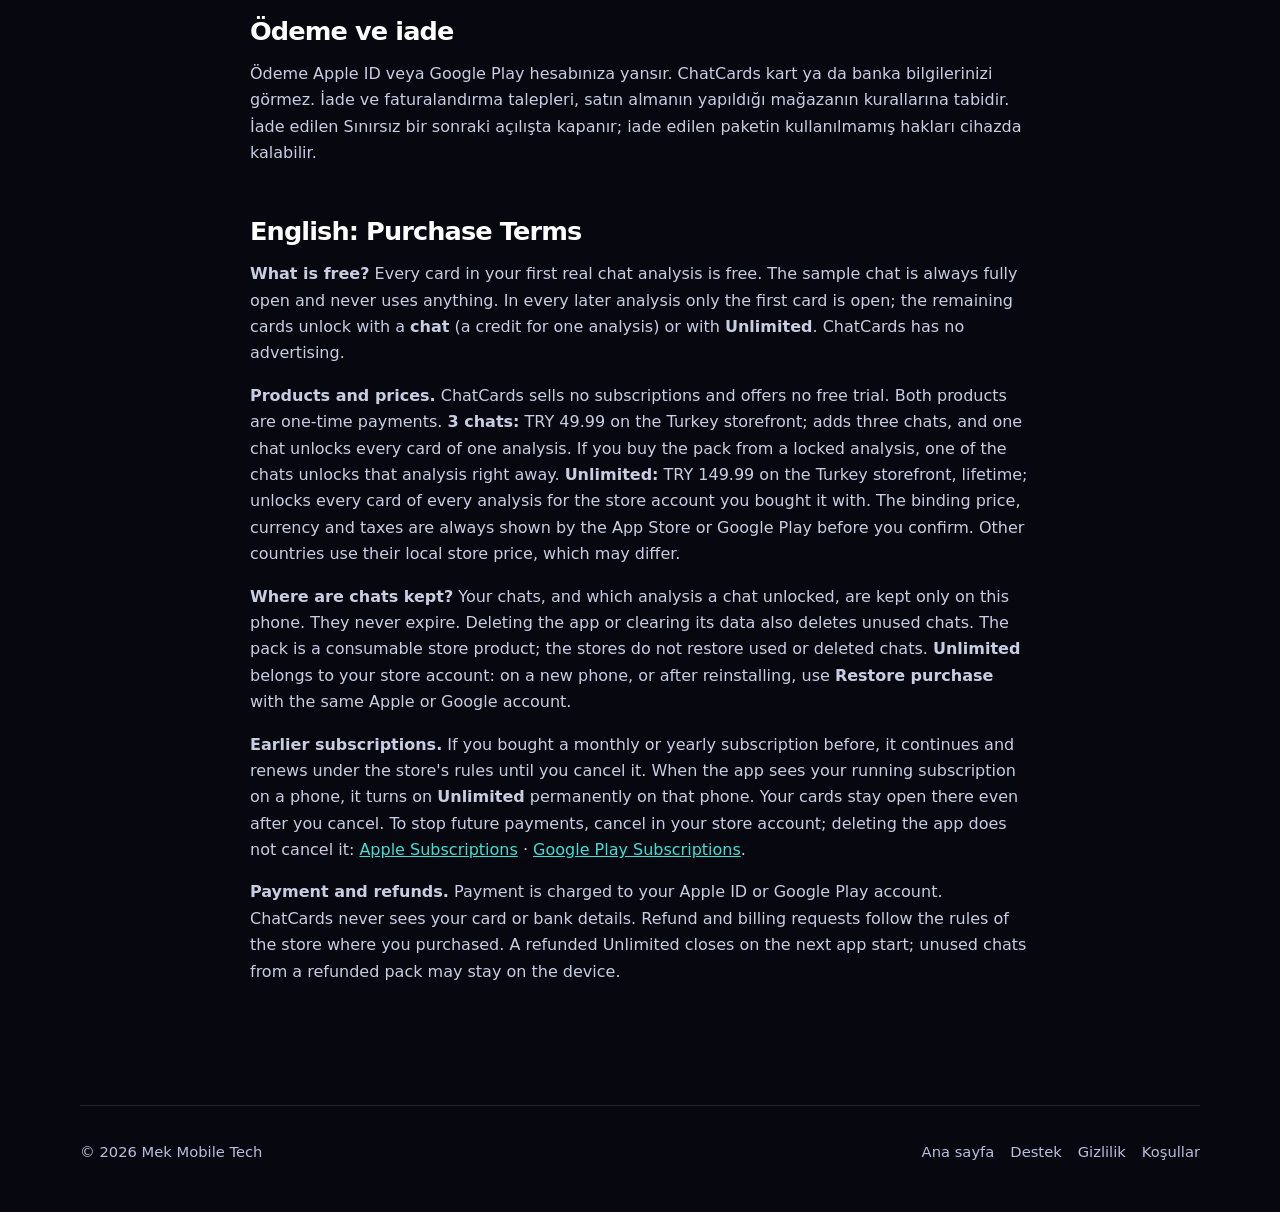
<file: subscription-terms/index.html>
<!doctype html><html lang="tr"><head><meta charset="utf-8"><meta name="viewport" content="width=device-width,initial-scale=1"><title>ChatCards Satın Alma Koşulları</title><meta name="description" content="ChatCards sohbet hakları, Sınırsız, geri yükleme, eski abonelikler ve iade koşulları."><link rel="icon" href="../favicon.svg" type="image/svg+xml"><link rel="stylesheet" href="../styles.css"><link rel="canonical" href="https://emrekaramustafa.github.io/chatcards-site/subscription-terms/"><link rel="apple-touch-icon" href="../apple-touch-icon.png"><meta name="theme-color" content="#06070F"><meta property="og:type" content="article"><meta property="og:site_name" content="ChatCards"><meta property="og:title" content="ChatCards Satın Alma Koşulları"><meta property="og:description" content="ChatCards sohbet hakları, Sınırsız, geri yükleme, eski abonelikler ve iade koşulları."><meta property="og:url" content="https://emrekaramustafa.github.io/chatcards-site/subscription-terms/"><meta property="og:image" content="https://emrekaramustafa.github.io/chatcards-site/img/og.jpg"><meta property="og:image:width" content="1200"><meta property="og:image:height" content="630"><meta property="og:locale" content="tr_TR"><meta name="twitter:card" content="summary_large_image"><meta name="twitter:title" content="ChatCards Satın Alma Koşulları"><meta name="twitter:description" content="ChatCards sohbet hakları, Sınırsız, geri yükleme, eski abonelikler ve iade koşulları."><meta name="twitter:image" content="https://emrekaramustafa.github.io/chatcards-site/img/og.jpg"></head><body>
<header class="shell nav"><a class="brand" href="../"><img src="../favicon.svg" alt=""><span>Chat<span class="c2">Cards</span></span></a><nav class="nav-links" aria-label="Ana menü"><a href="../about/">Hakkımızda</a><a href="../support/">Destek</a><a href="../terms/">Koşullar</a></nav></header>
<main class="legal"><p class="eyebrow">Satın alma / Purchases</p><h1>Satın Alma Koşulları</h1><p class="meta">Son güncelleme: 3 Kasım 2026 · <a href="mailto:karamustafaemre@gmail.com">karamustafaemre@gmail.com</a></p>
<h2>Ne ücretsiz?</h2><ul><li>İlk gerçek sohbet analizinin bütün kartları ücretsizdir.</li><li>Örnek sohbet her zaman tamamen açıktır ve hiçbir hakkı kullanmaz.</li><li>Sonraki her analizde yalnızca ilk kart açıktır. Kalan kartlar bir <strong>sohbet hakkıyla</strong> ya da <strong>Sınırsız</strong> ile açılır.</li></ul><p>ChatCards reklam göstermez.</p>
<h2>Ürünler ve fiyat</h2><p>ChatCards <strong>abonelik satmaz ve ücretsiz deneme sunmaz.</strong> İki ürün de tek seferlik ödemedir:</p><table><thead><tr><th>Ürün</th><th>Türkiye fiyatı</th><th>Ne sağlar?</th></tr></thead><tbody><tr><td>3 sohbet</td><td>49,99 TL, tek seferlik</td><td>Üç sohbet hakkı ekler. Bir hak, bir analizin bütün kartlarını açar. Paket kilitli bir analizden alınırsa haklardan biri o analizi hemen açar.</td></tr><tr><td>Sınırsız</td><td>149,99 TL, ömür boyu</td><td>Satın aldığınız mağaza hesabındaki bütün analizlerin bütün kartlarını açar.</td></tr></tbody></table><p>Bağlayıcı fiyat, para birimi ve vergiler satın alma onayından önce App Store veya Google Play tarafından gösterilir. Diğer ülkelerde yerel mağaza fiyatı geçerlidir ve farklı olabilir.</p>
<h2>Sohbet hakları nerede saklanır?</h2><p>Sohbet hakları ve hangi analizin hakla açıldığı <strong>yalnızca bu telefonda</strong> saklanır. Haklar kullanılana kadar geçerlidir, süreleri dolmaz. Ancak:</p><ul><li>Uygulamayı silerseniz ya da uygulama verilerini temizlerseniz kullanılmamış haklar da silinir.</li><li>Paket tüketilebilir bir mağaza ürünüdür; mağazalar kullanılmış ya da silinmiş hakları geri yüklemez.</li></ul><p><strong>Sınırsız</strong> mağaza hesabınıza bağlıdır. Aynı Apple veya Google hesabıyla yeni bir telefonda ya da uygulamayı yeniden kurduğunuzda <strong>Satın alımı geri yükle</strong> ile açılır.</p>
<h2>Eski abonelikler</h2><p>Daha önce aylık ya da yıllık abonelik aldıysanız aboneliğiniz siz iptal edene kadar mağaza kurallarına göre sürer ve yenilenir. Uygulama süren aboneliğinizi bir telefonda gördüğünde o telefonda <strong>Sınırsız</strong>'ı kalıcı olarak açar. Aboneliğinizi iptal etseniz de o telefonda kartlarınız açık kalır. Bir daha ödeme yapmamak için aboneliği mağaza hesabınızdan iptal edin; uygulamayı silmek aboneliği iptal etmez: <a href="https://apps.apple.com/account/subscriptions">Apple Abonelikler</a> · <a href="https://play.google.com/store/account/subscriptions?package=app.chatpoz.chatpoz">Google Play Abonelikler</a>.</p>
<h2>Ödeme ve iade</h2><p>Ödeme Apple ID veya Google Play hesabınıza yansır. ChatCards kart ya da banka bilgilerinizi görmez. İade ve faturalandırma talepleri, satın almanın yapıldığı mağazanın kurallarına tabidir. İade edilen Sınırsız bir sonraki açılışta kapanır; iade edilen paketin kullanılmamış hakları cihazda kalabilir.</p>
<h2 id="en">English: Purchase Terms</h2><p><strong>What is free?</strong> Every card in your first real chat analysis is free. The sample chat is always fully open and never uses anything. In every later analysis only the first card is open; the remaining cards unlock with a <strong>chat</strong> (a credit for one analysis) or with <strong>Unlimited</strong>. ChatCards has no advertising.</p><p><strong>Products and prices.</strong> ChatCards sells no subscriptions and offers no free trial. Both products are one-time payments. <strong>3 chats:</strong> TRY 49.99 on the Turkey storefront; adds three chats, and one chat unlocks every card of one analysis. If you buy the pack from a locked analysis, one of the chats unlocks that analysis right away. <strong>Unlimited:</strong> TRY 149.99 on the Turkey storefront, lifetime; unlocks every card of every analysis for the store account you bought it with. The binding price, currency and taxes are always shown by the App Store or Google Play before you confirm. Other countries use their local store price, which may differ.</p><p><strong>Where are chats kept?</strong> Your chats, and which analysis a chat unlocked, are kept only on this phone. They never expire. Deleting the app or clearing its data also deletes unused chats. The pack is a consumable store product; the stores do not restore used or deleted chats. <strong>Unlimited</strong> belongs to your store account: on a new phone, or after reinstalling, use <strong>Restore purchase</strong> with the same Apple or Google account.</p><p><strong>Earlier subscriptions.</strong> If you bought a monthly or yearly subscription before, it continues and renews under the store's rules until you cancel it. When the app sees your running subscription on a phone, it turns on <strong>Unlimited</strong> permanently on that phone. Your cards stay open there even after you cancel. To stop future payments, cancel in your store account; deleting the app does not cancel it: <a href="https://apps.apple.com/account/subscriptions">Apple Subscriptions</a> · <a href="https://play.google.com/store/account/subscriptions?package=app.chatpoz.chatpoz">Google Play Subscriptions</a>.</p><p><strong>Payment and refunds.</strong> Payment is charged to your Apple ID or Google Play account. ChatCards never sees your card or bank details. Refund and billing requests follow the rules of the store where you purchased. A refunded Unlimited closes on the next app start; unused chats from a refunded pack may stay on the device.</p></main>
<footer class="shell footer"><span>© 2026 Mek Mobile Tech</span><div class="footer-links"><a href="../">Ana sayfa</a><a href="../support/">Destek</a><a href="../privacy/">Gizlilik</a><a href="../terms/">Koşullar</a></div></footer></body></html>
</file>
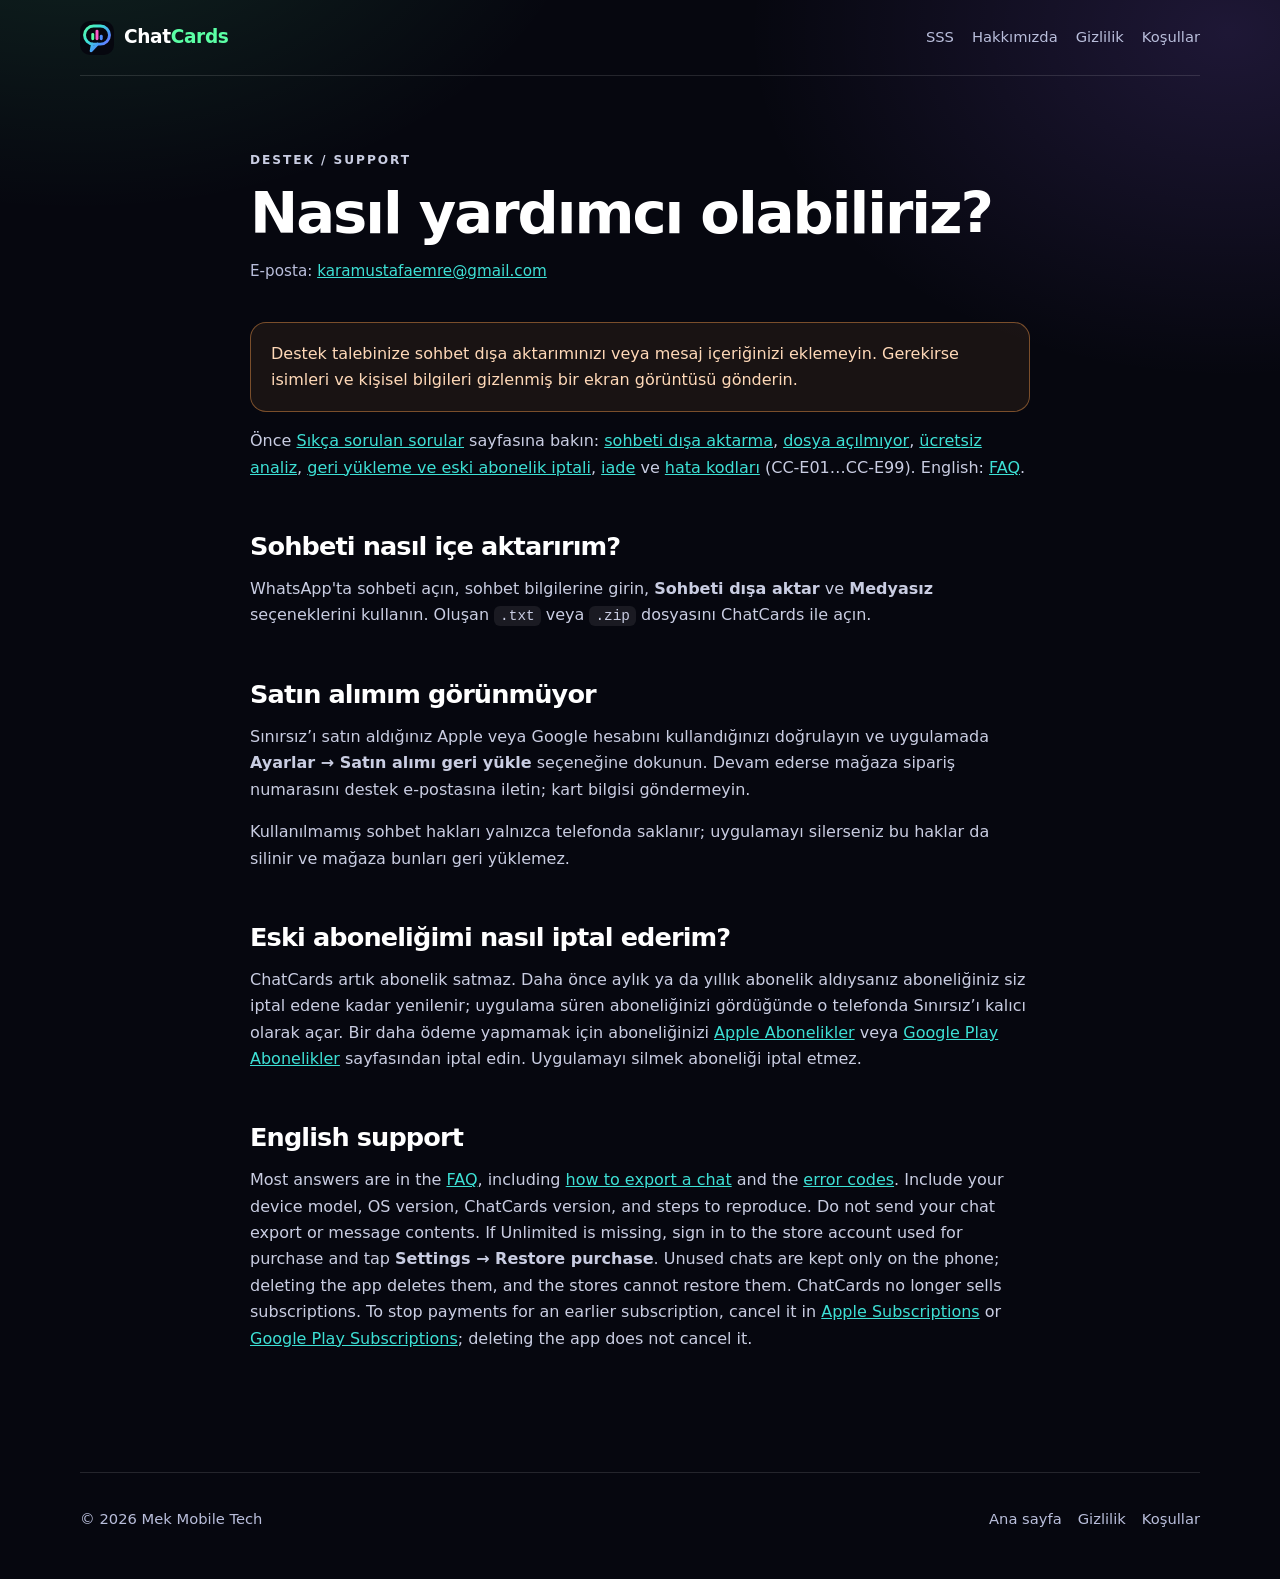
<file: support/index.html>
<!doctype html><html lang="tr"><head><meta charset="utf-8"><meta name="viewport" content="width=device-width,initial-scale=1"><title>ChatCards Destek</title><meta name="description" content="ChatCards destek, içe aktarma, satın alımı geri yükleme, sohbet hakları ve eski abonelik iptal yardımı."><link rel="icon" href="../favicon.svg" type="image/svg+xml"><link rel="stylesheet" href="../styles.css"><link rel="canonical" href="https://emrekaramustafa.github.io/chatcards-site/support/"><link rel="apple-touch-icon" href="../apple-touch-icon.png"><meta name="theme-color" content="#06070F"><meta property="og:type" content="article"><meta property="og:site_name" content="ChatCards"><meta property="og:title" content="ChatCards Destek"><meta property="og:description" content="ChatCards destek, içe aktarma, satın alımı geri yükleme, sohbet hakları ve eski abonelik iptal yardımı."><meta property="og:url" content="https://emrekaramustafa.github.io/chatcards-site/support/"><meta property="og:image" content="https://emrekaramustafa.github.io/chatcards-site/img/og.jpg"><meta property="og:image:width" content="1200"><meta property="og:image:height" content="630"><meta property="og:locale" content="tr_TR"><meta name="twitter:card" content="summary_large_image"><meta name="twitter:title" content="ChatCards Destek"><meta name="twitter:description" content="ChatCards destek, içe aktarma, satın alımı geri yükleme, sohbet hakları ve eski abonelik iptal yardımı."><meta name="twitter:image" content="https://emrekaramustafa.github.io/chatcards-site/img/og.jpg"></head><body>
<header class="shell nav"><a class="brand" href="../"><img src="../favicon.svg" alt=""><span>Chat<span class="c2">Cards</span></span></a><nav class="nav-links" aria-label="Ana menü"><a href="../sss/">SSS</a><a href="../about/">Hakkımızda</a><a href="../privacy/">Gizlilik</a><a href="../terms/">Koşullar</a></nav></header>
<main class="legal"><p class="eyebrow">Destek / Support</p><h1>Nasıl yardımcı olabiliriz?</h1><p class="meta">E-posta: <a href="mailto:karamustafaemre@gmail.com">karamustafaemre@gmail.com</a></p><p class="notice">Destek talebinize sohbet dışa aktarımınızı veya mesaj içeriğinizi eklemeyin. Gerekirse isimleri ve kişisel bilgileri gizlenmiş bir ekran görüntüsü gönderin.</p>
<p>Önce <a href="../sss/">Sıkça sorulan sorular</a> sayfasına bakın: <a href="../sss/#disa-aktar">sohbeti dışa aktarma</a>, <a href="../sss/#dosya">dosya açılmıyor</a>, <a href="../sss/#ucretsiz-dedi">ücretsiz analiz</a>, <a href="../sss/#iptal">geri yükleme ve eski abonelik iptali</a>, <a href="../sss/#iade">iade</a> ve <a href="../sss/#hata-kodlari">hata kodları</a> (CC-E01…CC-E99). English: <a href="../en/faq/">FAQ</a>.</p>
<h2>Sohbeti nasıl içe aktarırım?</h2><p>WhatsApp'ta sohbeti açın, sohbet bilgilerine girin, <strong>Sohbeti dışa aktar</strong> ve <strong>Medyasız</strong> seçeneklerini kullanın. Oluşan <code>.txt</code> veya <code>.zip</code> dosyasını ChatCards ile açın.</p>
<h2>Satın alımım görünmüyor</h2><p>Sınırsız’ı satın aldığınız Apple veya Google hesabını kullandığınızı doğrulayın ve uygulamada <strong>Ayarlar → Satın alımı geri yükle</strong> seçeneğine dokunun. Devam ederse mağaza sipariş numarasını destek e-postasına iletin; kart bilgisi göndermeyin.</p><p>Kullanılmamış sohbet hakları yalnızca telefonda saklanır; uygulamayı silerseniz bu haklar da silinir ve mağaza bunları geri yüklemez.</p>
<h2>Eski aboneliğimi nasıl iptal ederim?</h2><p>ChatCards artık abonelik satmaz. Daha önce aylık ya da yıllık abonelik aldıysanız aboneliğiniz siz iptal edene kadar yenilenir; uygulama süren aboneliğinizi gördüğünde o telefonda Sınırsız’ı kalıcı olarak açar. Bir daha ödeme yapmamak için aboneliğinizi <a href="https://apps.apple.com/account/subscriptions">Apple Abonelikler</a> veya <a href="https://play.google.com/store/account/subscriptions?package=app.chatpoz.chatpoz">Google Play Abonelikler</a> sayfasından iptal edin. Uygulamayı silmek aboneliği iptal etmez.</p>
<h2>English support</h2><p>Most answers are in the <a href="../en/faq/">FAQ</a>, including <a href="../en/faq/#export">how to export a chat</a> and the <a href="../en/faq/#error-codes">error codes</a>. Include your device model, OS version, ChatCards version, and steps to reproduce. Do not send your chat export or message contents. If Unlimited is missing, sign in to the store account used for purchase and tap <strong>Settings → Restore purchase</strong>. Unused chats are kept only on the phone; deleting the app deletes them, and the stores cannot restore them. ChatCards no longer sells subscriptions. To stop payments for an earlier subscription, cancel it in <a href="https://apps.apple.com/account/subscriptions">Apple Subscriptions</a> or <a href="https://play.google.com/store/account/subscriptions?package=app.chatpoz.chatpoz">Google Play Subscriptions</a>; deleting the app does not cancel it.</p></main>
<footer class="shell footer"><span>© 2026 Mek Mobile Tech</span><div class="footer-links"><a href="../">Ana sayfa</a><a href="../privacy/">Gizlilik</a><a href="../terms/">Koşullar</a></div></footer></body></html>
</file>
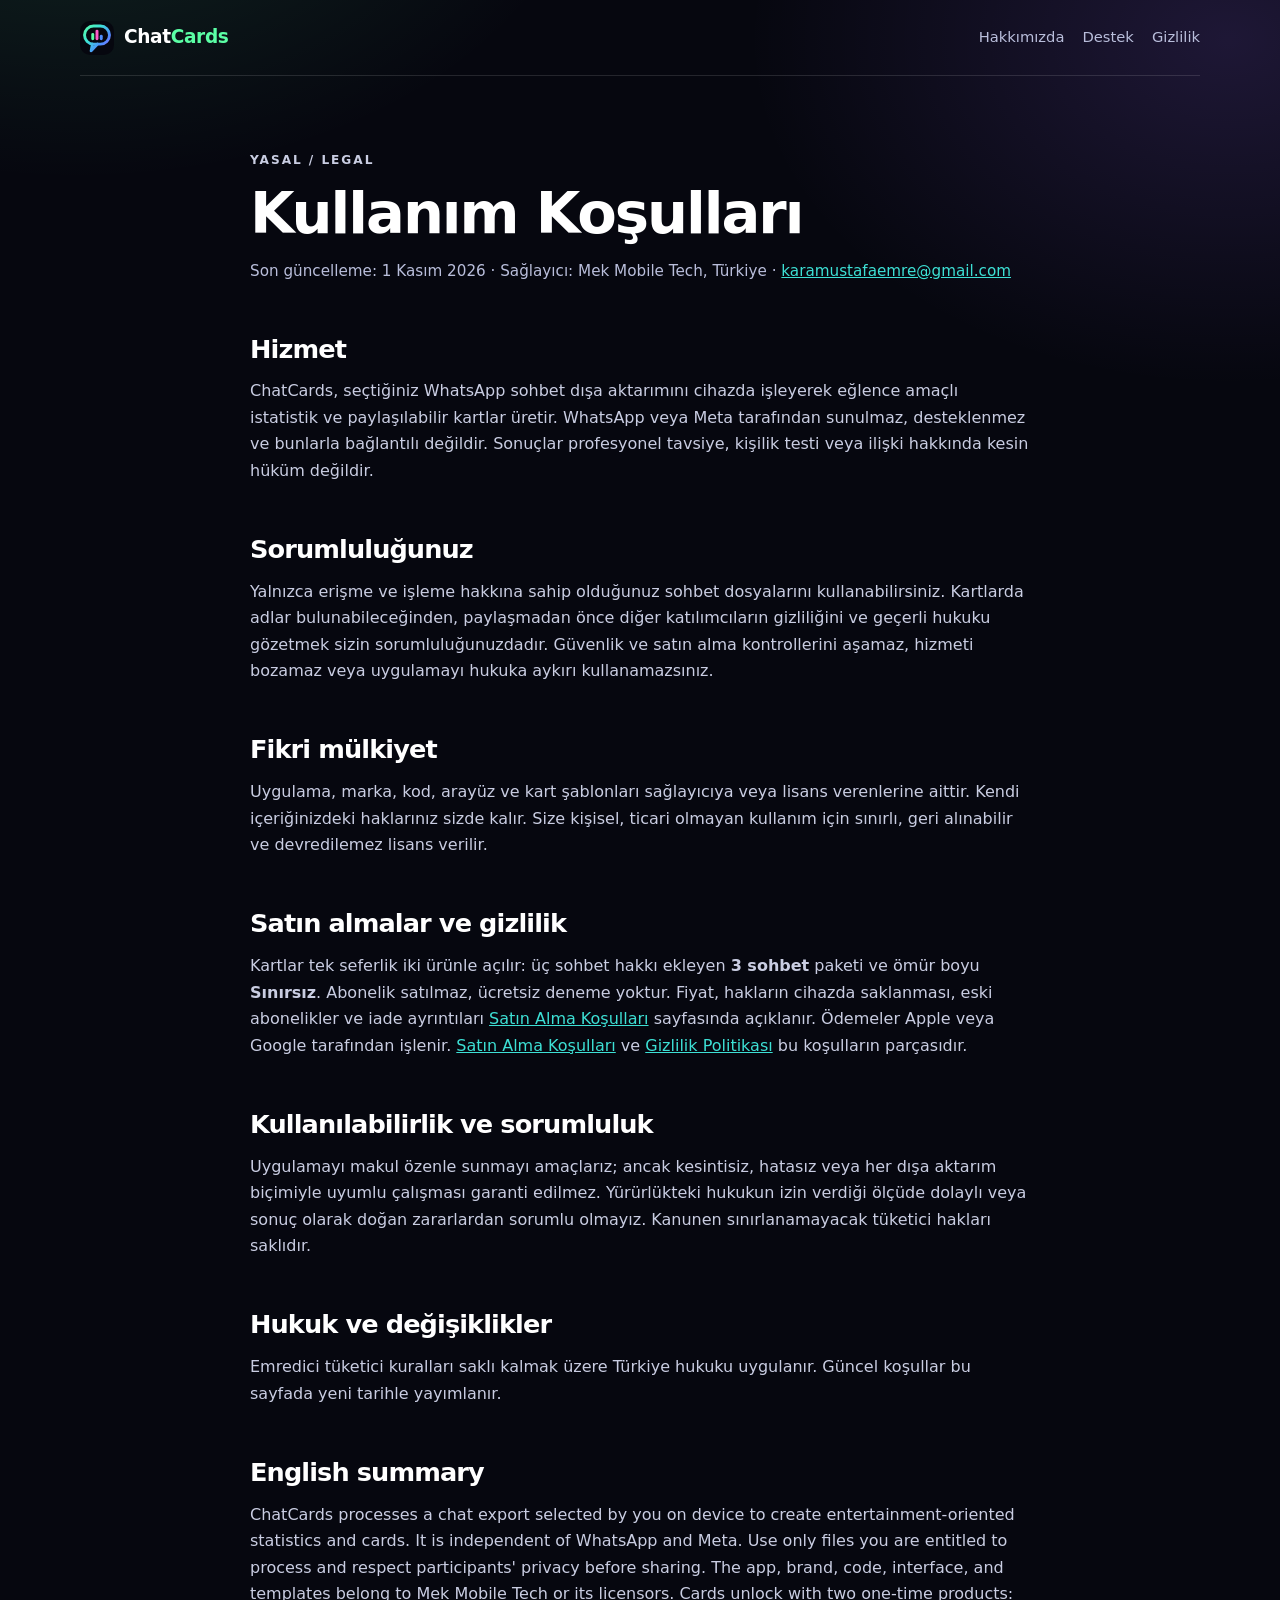
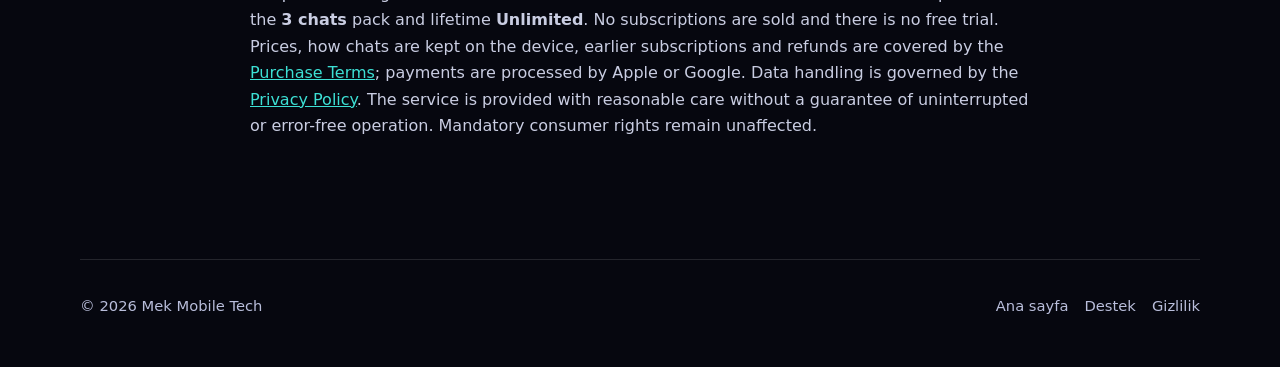
<file: terms/index.html>
<!doctype html><html lang="tr"><head><meta charset="utf-8"><meta name="viewport" content="width=device-width,initial-scale=1"><title>ChatCards Kullanım Koşulları</title><meta name="description" content="ChatCards kullanım koşulları."><link rel="icon" href="../favicon.svg" type="image/svg+xml"><link rel="stylesheet" href="../styles.css"><link rel="canonical" href="https://emrekaramustafa.github.io/chatcards-site/terms/"><link rel="apple-touch-icon" href="../apple-touch-icon.png"><meta name="theme-color" content="#06070F"><meta property="og:type" content="article"><meta property="og:site_name" content="ChatCards"><meta property="og:title" content="ChatCards Kullanım Koşulları"><meta property="og:description" content="ChatCards kullanım koşulları."><meta property="og:url" content="https://emrekaramustafa.github.io/chatcards-site/terms/"><meta property="og:image" content="https://emrekaramustafa.github.io/chatcards-site/img/og.jpg"><meta property="og:image:width" content="1200"><meta property="og:image:height" content="630"><meta property="og:locale" content="tr_TR"><meta name="twitter:card" content="summary_large_image"><meta name="twitter:title" content="ChatCards Kullanım Koşulları"><meta name="twitter:description" content="ChatCards kullanım koşulları."><meta name="twitter:image" content="https://emrekaramustafa.github.io/chatcards-site/img/og.jpg"></head><body>
<header class="shell nav"><a class="brand" href="../"><img src="../favicon.svg" alt=""><span>Chat<span class="c2">Cards</span></span></a><nav class="nav-links" aria-label="Ana menü"><a href="../about/">Hakkımızda</a><a href="../support/">Destek</a><a href="../privacy/">Gizlilik</a></nav></header>
<main class="legal"><p class="eyebrow">Yasal / Legal</p><h1>Kullanım Koşulları</h1><p class="meta">Son güncelleme: 1 Kasım 2026 · Sağlayıcı: Mek Mobile Tech, Türkiye · <a href="mailto:karamustafaemre@gmail.com">karamustafaemre@gmail.com</a></p>
<h2>Hizmet</h2><p>ChatCards, seçtiğiniz WhatsApp sohbet dışa aktarımını cihazda işleyerek eğlence amaçlı istatistik ve paylaşılabilir kartlar üretir. WhatsApp veya Meta tarafından sunulmaz, desteklenmez ve bunlarla bağlantılı değildir. Sonuçlar profesyonel tavsiye, kişilik testi veya ilişki hakkında kesin hüküm değildir.</p>
<h2>Sorumluluğunuz</h2><p>Yalnızca erişme ve işleme hakkına sahip olduğunuz sohbet dosyalarını kullanabilirsiniz. Kartlarda adlar bulunabileceğinden, paylaşmadan önce diğer katılımcıların gizliliğini ve geçerli hukuku gözetmek sizin sorumluluğunuzdadır. Güvenlik ve satın alma kontrollerini aşamaz, hizmeti bozamaz veya uygulamayı hukuka aykırı kullanamazsınız.</p>
<h2>Fikri mülkiyet</h2><p>Uygulama, marka, kod, arayüz ve kart şablonları sağlayıcıya veya lisans verenlerine aittir. Kendi içeriğinizdeki haklarınız sizde kalır. Size kişisel, ticari olmayan kullanım için sınırlı, geri alınabilir ve devredilemez lisans verilir.</p>
<h2>Satın almalar ve gizlilik</h2><p>Kartlar tek seferlik iki ürünle açılır: üç sohbet hakkı ekleyen <strong>3 sohbet</strong> paketi ve ömür boyu <strong>Sınırsız</strong>. Abonelik satılmaz, ücretsiz deneme yoktur. Fiyat, hakların cihazda saklanması, eski abonelikler ve iade ayrıntıları <a href="../subscription-terms/">Satın Alma Koşulları</a> sayfasında açıklanır. Ödemeler Apple veya Google tarafından işlenir. <a href="../subscription-terms/">Satın Alma Koşulları</a> ve <a href="../privacy/">Gizlilik Politikası</a> bu koşulların parçasıdır.</p>
<h2>Kullanılabilirlik ve sorumluluk</h2><p>Uygulamayı makul özenle sunmayı amaçlarız; ancak kesintisiz, hatasız veya her dışa aktarım biçimiyle uyumlu çalışması garanti edilmez. Yürürlükteki hukukun izin verdiği ölçüde dolaylı veya sonuç olarak doğan zararlardan sorumlu olmayız. Kanunen sınırlanamayacak tüketici hakları saklıdır.</p>
<h2>Hukuk ve değişiklikler</h2><p>Emredici tüketici kuralları saklı kalmak üzere Türkiye hukuku uygulanır. Güncel koşullar bu sayfada yeni tarihle yayımlanır.</p>
<h2>English summary</h2><p>ChatCards processes a chat export selected by you on device to create entertainment-oriented statistics and cards. It is independent of WhatsApp and Meta. Use only files you are entitled to process and respect participants' privacy before sharing. The app, brand, code, interface, and templates belong to Mek Mobile Tech or its licensors. Cards unlock with two one-time products: the <strong>3 chats</strong> pack and lifetime <strong>Unlimited</strong>. No subscriptions are sold and there is no free trial. Prices, how chats are kept on the device, earlier subscriptions and refunds are covered by the <a href="../subscription-terms/">Purchase Terms</a>; payments are processed by Apple or Google. Data handling is governed by the <a href="../privacy/">Privacy Policy</a>. The service is provided with reasonable care without a guarantee of uninterrupted or error-free operation. Mandatory consumer rights remain unaffected.</p></main>
<footer class="shell footer"><span>© 2026 Mek Mobile Tech</span><div class="footer-links"><a href="../">Ana sayfa</a><a href="../support/">Destek</a><a href="../privacy/">Gizlilik</a></div></footer></body></html>
</file>
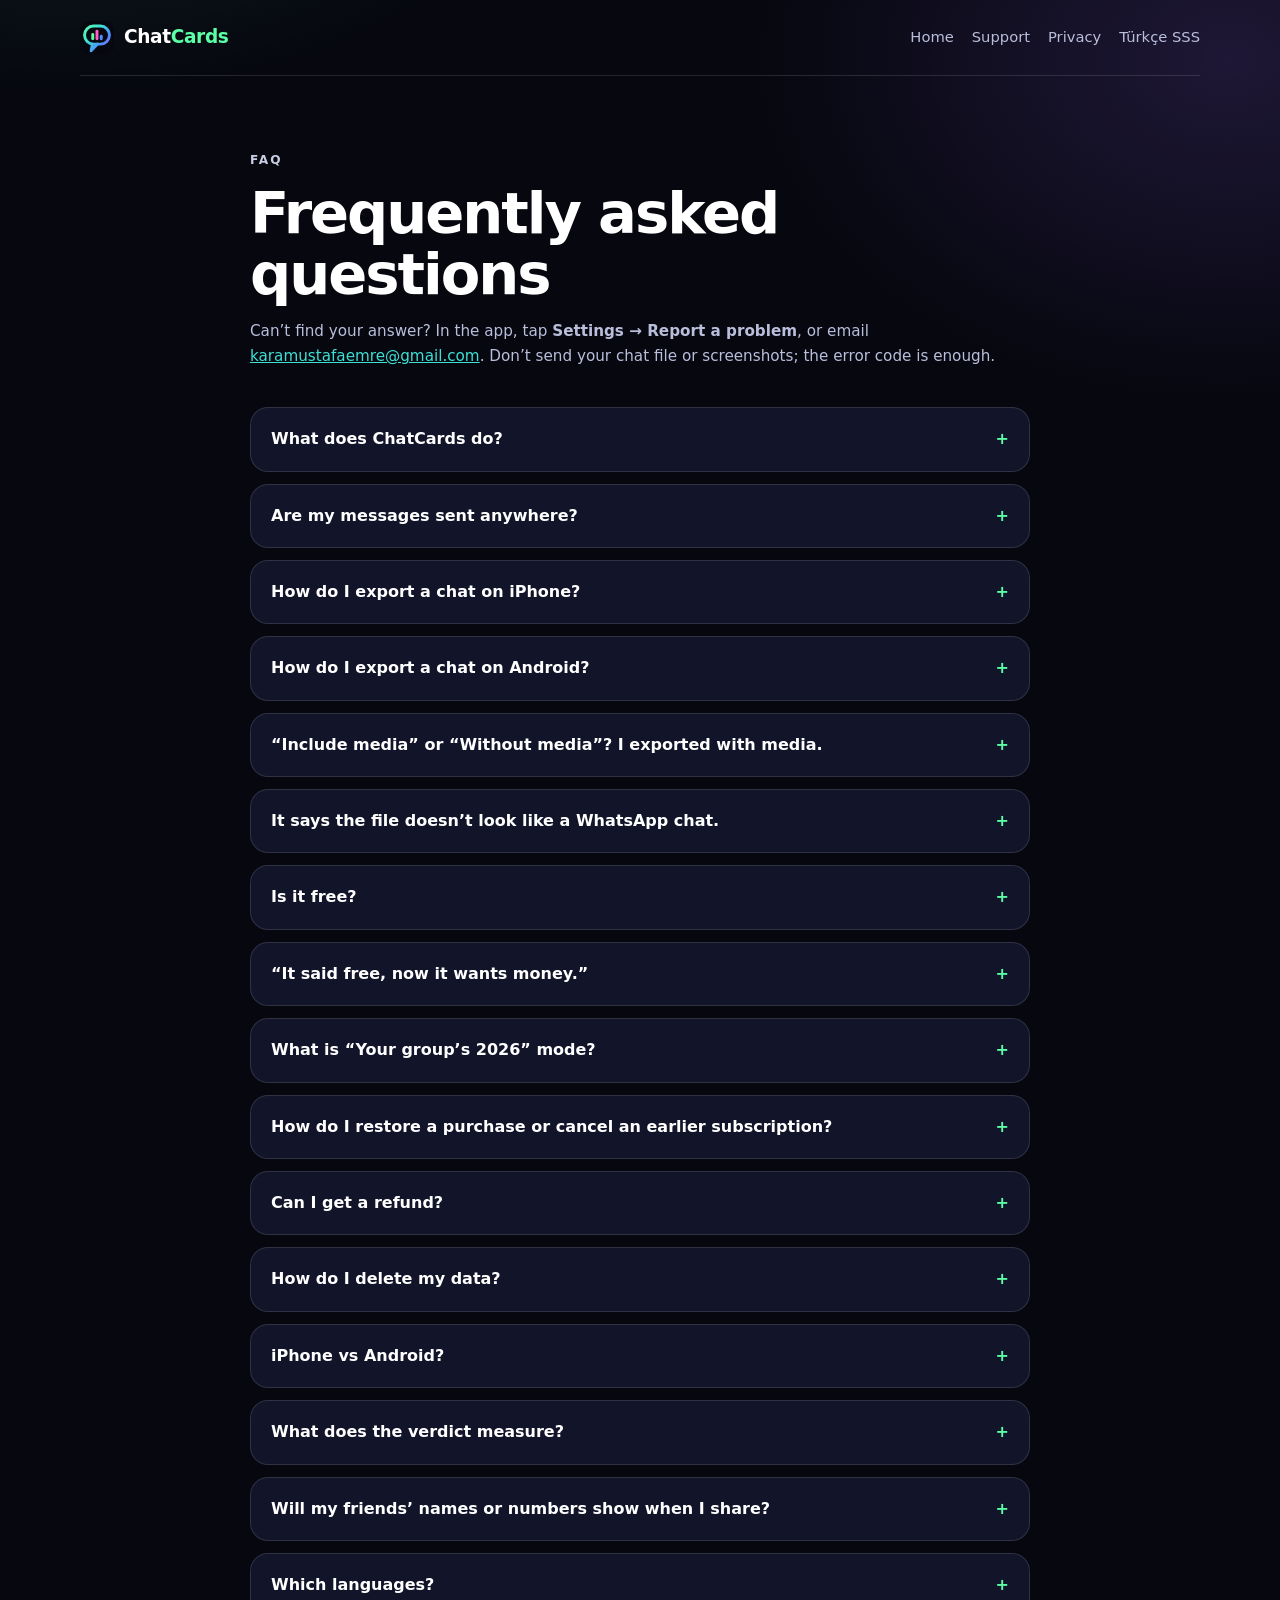
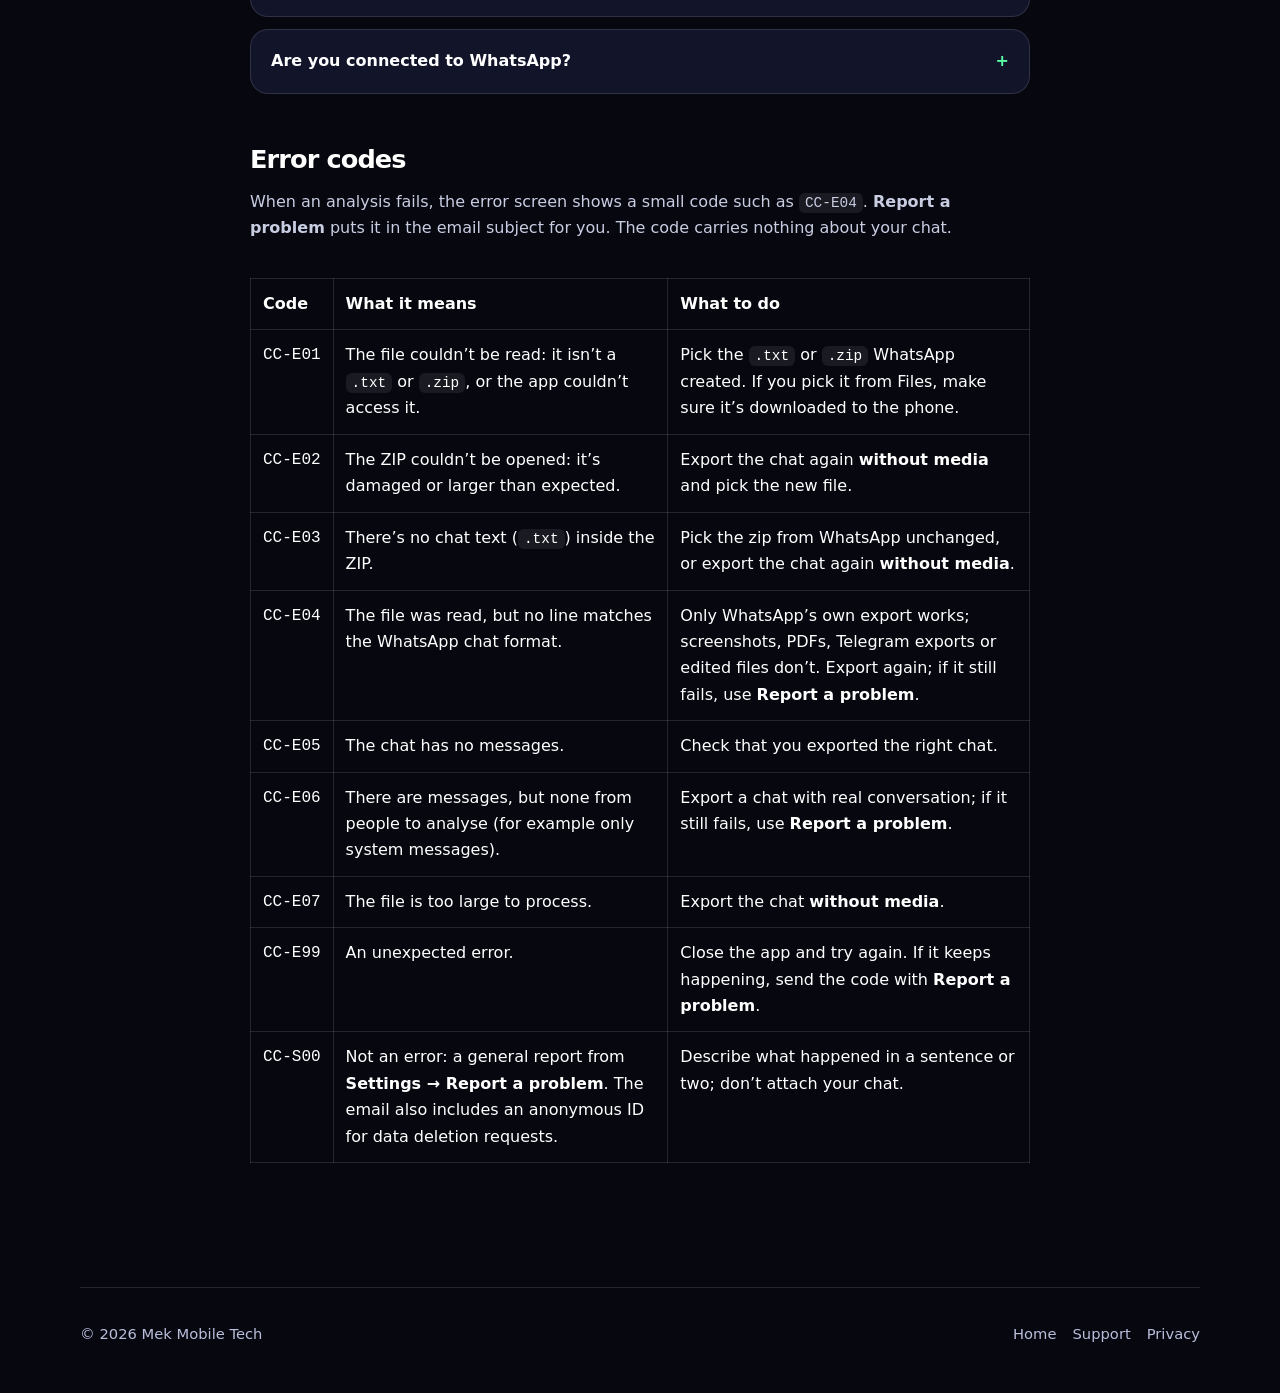
<file: en/faq/index.html>
<!doctype html>
<html lang="en">
<head>
  <meta charset="utf-8">
  <meta name="viewport" content="width=device-width,initial-scale=1">
  <title>Frequently asked questions · ChatCards</title>
  <meta name="description" content="ChatCards FAQ: how to export a WhatsApp chat, why a file will not open, the free analysis and prices, restoring a purchase, cancelling an earlier subscription, refunds, where your messages go, and error codes.">
  <link rel="canonical" href="https://emrekaramustafa.github.io/chatcards-site/en/faq/">
  <link rel="alternate" hreflang="tr" href="https://emrekaramustafa.github.io/chatcards-site/sss/">
  <link rel="alternate" hreflang="en" href="https://emrekaramustafa.github.io/chatcards-site/en/faq/">
  <link rel="icon" href="../../favicon.svg" type="image/svg+xml">
  <link rel="apple-touch-icon" href="../../apple-touch-icon.png">
  <link rel="stylesheet" href="../../styles.css">
  <meta name="theme-color" content="#06070F">
  <meta property="og:type" content="article">
  <meta property="og:site_name" content="ChatCards">
  <meta property="og:title" content="Frequently asked questions · ChatCards">
  <meta property="og:description" content="ChatCards FAQ: how to export a WhatsApp chat, why a file will not open, the free analysis and prices, restoring a purchase, cancelling an earlier subscription, refunds, where your messages go, and error codes.">
  <meta property="og:url" content="https://emrekaramustafa.github.io/chatcards-site/en/faq/">
  <meta property="og:image" content="https://emrekaramustafa.github.io/chatcards-site/img/og-en.jpg">
  <meta property="og:image:width" content="1200">
  <meta property="og:image:height" content="630">
  <meta name="twitter:card" content="summary_large_image">
  <meta name="twitter:image" content="https://emrekaramustafa.github.io/chatcards-site/img/og-en.jpg">
  <script type="application/ld+json">{"@context": "https://schema.org", "@type": "FAQPage", "inLanguage": "en", "mainEntity": [{"@type": "Question", "name": "What does ChatCards do?", "acceptedAnswer": {"@type": "Answer", "text": "It analyses a WhatsApp group or one-on-one chat export on your phone and turns it into shareable award cards: The Yapper, Night Owl, Snail Mail and 20+ more. One-on-one chats get a “who carries the conversation” verdict."}}, {"@type": "Question", "name": "Are my messages sent anywhere?", "acceptedAnswer": {"@type": "Answer", "text": "No. Your chat file is processed only on your phone; messages, names and chat statistics are never sent to us or anyone else and never uploaded to an AI.To improve the app we process content-free anonymous usage data (Mixpanel, EU data region), and purchase data to verify your purchases (RevenueCat). To measure where installs come from we use Play Install Referrer on Android and Apple’s Ads attribution token on iPhone. The app also downloads a public settings file; that request carries no personal data. Crash reporting (Sentry, EU) is built in but currently switched off. Details: Privacy policy."}}, {"@type": "Question", "name": "How do I export a chat on iPhone?", "acceptedAnswer": {"@type": "Answer", "text": "In WhatsApp, open the chat → tap the group or contact name at the top → scroll down → Export Chat → Without Media → pick ChatCards in the share sheet.Not in the list? Tap More at the end of the list, or choose Save to Files and open it in ChatCards with My file is ready — pick it."}}, {"@type": "Question", "name": "How do I export a chat on Android?", "acceptedAnswer": {"@type": "Answer", "text": "In WhatsApp, open the chat → ⋮ → More → Export chat → Without media → pick ChatCards."}}, {"@type": "Question", "name": "“Include media” or “Without media”? I exported with media.", "acceptedAnswer": {"@type": "Answer", "text": "Without media. It’s faster, your photos are never touched, and on some Android phones ChatCards may not appear in the share list when media is included. If you included media, export the chat again without it."}}, {"@type": "Question", "name": "It says the file doesn’t look like a WhatsApp chat.", "acceptedAnswer": {"@type": "Answer", "text": "ChatCards reads only WhatsApp’s own export (.txt or .zip); screenshots, PDFs, Telegram or Instagram exports won’t work. Export the chat again without media. Still stuck? Use Report a problem in the app to send the error code; you don’t need to send your chat. What the codes mean: Error codes."}}, {"@type": "Question", "name": "Is it free?", "acceptedAnswer": {"@type": "Answer", "text": "Every card is open in your first real analysis, and Try a sample chat is always fully open. In later analyses only the first card stays open; unlock the rest with a chat or with Unlimited.3 chats or lifetime Unlimited, both one-time payments: no subscription, no free trial. The price in your currency is shown in the store (in Türkiye: TRY 49.99 for 3 chats, TRY 149.99 for Unlimited)."}}, {"@type": "Question", "name": "“It said free, now it wants money.”", "acceptedAnswer": {"@type": "Answer", "text": "Your first real analysis is the free one, and every card in it is open. Try a sample chat doesn’t use it up, and analysing the same file again doesn’t use a new one. From the second chat on, in “Your group’s 2026” mode too, only the first card is open and the rest unlock with a chat or with Unlimited."}}, {"@type": "Question", "name": "What is “Your group’s 2026” mode?", "acceptedAnswer": {"@type": "Answer", "text": "Before an analysis you pick a period on the home screen: Your group’s 2026 counts only messages written in 2026 and builds a year-in-review deck; All time looks at the whole chat. If 2026 doesn’t have enough messages, the analysis falls back to all time.This mode has no separate free analysis: every chat after your first analysis needs a chat or Unlimited, in either period. If an earlier version of the app gave a group the extra 2026 analysis, that group’s 2026 analyses stay open."}}, {"@type": "Question", "name": "How do I restore a purchase or cancel an earlier subscription?", "acceptedAnswer": {"@type": "Answer", "text": "Unlimited belongs to your store account. On a new phone, or after reinstalling, tap Settings → Restore purchase with the same Apple or Google account.Chats are kept only on this phone and never expire. Deleting the app also deletes unused chats, and the stores can’t restore them.If you bought a monthly or yearly subscription before, it keeps renewing until you cancel it. When the app sees your running subscription on a phone, it turns on Unlimited permanently on that phone. To stop future payments, cancel the subscription. iPhone: Settings → [your name] → Subscriptions → ChatCards → Cancel Subscription. Android: Google Play → profile → Payments & subscriptions → Subscriptions → ChatCards → Cancel subscription. In the app: Settings → Manage subscription. Deleting the app doesn’t cancel it."}}, {"@type": "Question", "name": "Can I get a refund?", "acceptedAnswer": {"@type": "Answer", "text": "Apple or Google took the payment, so they review refunds. iPhone: reportaproblem.apple.com or Settings → Request a refund in the app. Android: within 48 hours through Google Play; after that, email karamustafaemre@gmail.com with your order number (starts with GPA.)."}}, {"@type": "Question", "name": "How do I delete my data?", "acceptedAnswer": {"@type": "Answer", "text": "Your chat never reaches us, so we hold no chat data. On your phone: Settings → Delete analysis history. To have anonymous usage data deleted, tap Settings → Report a problem in the app, write “Data deletion” in the subject and send it; the anonymous ID in the email lets us find your records. Details: Deleting your data."}}, {"@type": "Question", "name": "iPhone vs Android?", "acceptedAnswer": {"@type": "Answer", "text": "Same cards and analysis. iPhone needs iOS 15 or later; there’s no iPad version. Android needs Android 7.0 or later. Export steps differ because WhatsApp’s menus differ (iPhone, Android). Unlimited bought in one store doesn’t carry over to the other, and chats stay on the phone where you got them."}}, {"@type": "Question", "name": "What does the verdict measure?", "acceptedAnswer": {"@type": "Answer", "text": "Seven behaviours: who starts the chat, who replies faster, who asks questions, who sends most messages, heart emojis, message length and night messages. It doesn’t measure feelings or intentions. Read receipts aren’t in the export, so there’s no “seen and ignored” result."}}, {"@type": "Question", "name": "Will my friends’ names or numbers show when I share?", "acceptedAnswer": {"@type": "Answer", "text": "From version 1.1, phone numbers of unsaved contacts are hidden on cards (for example +90 ••• ••• •• 67). When you share one-on-one cards, the other person’s name becomes an initial by default. Group cards show names; make sure your group is fine with it before you post."}}, {"@type": "Question", "name": "Which languages?", "acceptedAnswer": {"@type": "Answer", "text": "English (including English (India) exports with Indian date formats), Turkish, Portuguese and Hindi chats. The interface is in English and Turkish; version 1.1 adds Portuguese (Brazil) and Hindi."}}, {"@type": "Question", "name": "Are you connected to WhatsApp?", "acceptedAnswer": {"@type": "Answer", "text": "No. ChatCards is independent and not affiliated with WhatsApp or Meta. It only reads the file you create with WhatsApp’s own “Export chat”."}}]}</script>
</head>
<body>
<!-- Generated (#38 SITE-10). Every question and error code has an id anchor for deep links from the app. -->
<header class="shell nav"><a class="brand" href="../"><img src="../../favicon.svg" alt=""><span>Chat<span class="c2">Cards</span></span></a><nav class="nav-links" aria-label="Menu"><a href="../">Home</a><a href="../../support/">Support</a><a href="../../privacy/#en">Privacy</a><a href="../../sss/">Türkçe SSS</a></nav></header>
<main class="legal">
<p class="eyebrow">FAQ</p>
<h1>Frequently asked questions</h1>
<p class="meta">Can’t find your answer? In the app, tap <strong>Settings → Report a problem</strong>, or email <a href="mailto:karamustafaemre@gmail.com">karamustafaemre@gmail.com</a>. Don’t send your chat file or screenshots; the error code is enough.</p>
<div class="faq-list">
<details class="faq-item" id="what"><summary>What does ChatCards do?</summary><div class="answer"><p>It analyses a WhatsApp group or one-on-one chat export on your phone and turns it into shareable award cards: The Yapper, Night Owl, Snail Mail and 20+ more. One-on-one chats get a “who carries the conversation” verdict.</p></div></details>
<details class="faq-item" id="privacy"><summary>Are my messages sent anywhere?</summary><div class="answer"><p>No. Your chat file is processed only on your phone; messages, names and chat statistics are never sent to us or anyone else and never uploaded to an AI.</p><p>To improve the app we process content-free anonymous usage data (Mixpanel, EU data region), and purchase data to verify your purchases (RevenueCat). To measure where installs come from we use Play Install Referrer on Android and Apple’s Ads attribution token on iPhone. The app also downloads a public settings file; that request carries no personal data. Crash reporting (Sentry, EU) is built in but currently switched off. Details: <a href="../../privacy/#en">Privacy policy</a>.</p></div></details>
<details class="faq-item" id="export"><summary>How do I export a chat on iPhone?</summary><div class="answer"><p>In WhatsApp, open the chat → tap the group or contact name at the top → scroll down → <strong>Export Chat</strong> → <strong>Without Media</strong> → pick <strong>ChatCards</strong> in the share sheet.</p><p>Not in the list? Tap <strong>More</strong> at the end of the list, or choose <strong>Save to Files</strong> and open it in ChatCards with <strong>My file is ready — pick it</strong>.</p></div></details>
<details class="faq-item" id="android"><summary>How do I export a chat on Android?</summary><div class="answer"><p>In WhatsApp, open the chat → <strong>⋮</strong> → <strong>More</strong> → <strong>Export chat</strong> → <strong>Without media</strong> → pick <strong>ChatCards</strong>.</p></div></details>
<details class="faq-item" id="media"><summary>“Include media” or “Without media”? I exported with media.</summary><div class="answer"><p><strong>Without media.</strong> It’s faster, your photos are never touched, and on some Android phones ChatCards may not appear in the share list when media is included. If you included media, export the chat again without it.</p></div></details>
<details class="faq-item" id="file"><summary>It says the file doesn’t look like a WhatsApp chat.</summary><div class="answer"><p>ChatCards reads only WhatsApp’s own export (<code>.txt</code> or <code>.zip</code>); screenshots, PDFs, Telegram or Instagram exports won’t work. Export the chat again <strong>without media</strong>. Still stuck? Use <strong>Report a problem</strong> in the app to send the error code; you don’t need to send your chat. What the codes mean: <a href="#error-codes">Error codes</a>.</p></div></details>
<details class="faq-item" id="price"><summary>Is it free?</summary><div class="answer"><p>Every card is open in your first real analysis, and <strong>Try a sample chat</strong> is always fully open. In later analyses only the first card stays open; unlock the rest with a chat or with Unlimited.</p><p><strong>3 chats</strong> or lifetime <strong>Unlimited</strong>, both one-time payments: no subscription, no free trial. The price in your currency is shown in the store (in Türkiye: TRY 49.99 for 3 chats, TRY 149.99 for Unlimited).</p></div></details>
<details class="faq-item" id="free"><summary>“It said free, now it wants money.”</summary><div class="answer"><p>Your first real analysis is the free one, and every card in it is open. <strong>Try a sample chat</strong> doesn’t use it up, and analysing the same file again doesn’t use a new one. From the second chat on, in <a href="#year-mode">“Your group’s 2026”</a> mode too, only the first card is open and the rest unlock with a chat or with Unlimited.</p></div></details>
<details class="faq-item" id="year-mode"><summary>What is “Your group’s 2026” mode?</summary><div class="answer"><p>Before an analysis you pick a period on the home screen: <strong>Your group’s 2026</strong> counts only messages written in 2026 and builds a year-in-review deck; <strong>All time</strong> looks at the whole chat. If 2026 doesn’t have enough messages, the analysis falls back to all time.</p><p>This mode has no separate free analysis: every chat after your first analysis needs a chat or Unlimited, in either period. If an earlier version of the app gave a group the extra 2026 analysis, that group’s 2026 analyses stay open.</p></div></details>
<details class="faq-item" id="cancel"><summary>How do I restore a purchase or cancel an earlier subscription?</summary><div class="answer"><p><strong>Unlimited</strong> belongs to your store account. On a new phone, or after reinstalling, tap <strong>Settings → Restore purchase</strong> with the same Apple or Google account.</p><p>Chats are kept only on this phone and never expire. Deleting the app also deletes unused chats, and the stores can’t restore them.</p><p>If you bought a monthly or yearly subscription before, it keeps renewing until you cancel it. When the app sees your running subscription on a phone, it turns on Unlimited permanently on that phone. To stop future payments, cancel the subscription. iPhone: <strong>Settings → [your name] → Subscriptions → ChatCards → Cancel Subscription</strong>. Android: <strong>Google Play → profile → Payments &amp; subscriptions → Subscriptions → ChatCards → Cancel subscription</strong>. In the app: <strong>Settings → Manage subscription</strong>. Deleting the app doesn’t cancel it.</p></div></details>
<details class="faq-item" id="refund"><summary>Can I get a refund?</summary><div class="answer"><p>Apple or Google took the payment, so they review refunds. iPhone: <a href="https://reportaproblem.apple.com/">reportaproblem.apple.com</a> or <strong>Settings → Request a refund</strong> in the app. Android: within 48 hours through Google Play; after that, email <a href="mailto:karamustafaemre@gmail.com">karamustafaemre@gmail.com</a> with your order number (starts with GPA.).</p></div></details>
<details class="faq-item" id="delete"><summary>How do I delete my data?</summary><div class="answer"><p>Your chat never reaches us, so we hold no chat data. On your phone: <strong>Settings → Delete analysis history</strong>. To have anonymous usage data deleted, tap <strong>Settings → Report a problem</strong> in the app, write “Data deletion” in the subject and send it; the anonymous ID in the email lets us find your records. Details: <a href="../../privacy/#data-deletion">Deleting your data</a>.</p></div></details>
<details class="faq-item" id="platform"><summary>iPhone vs Android?</summary><div class="answer"><p>Same cards and analysis. iPhone needs iOS 15 or later; there’s no iPad version. Android needs Android 7.0 or later. Export steps differ because WhatsApp’s menus differ (<a href="#export">iPhone</a>, <a href="#android">Android</a>). Unlimited bought in one store doesn’t carry over to the other, and chats stay on the phone where you got them.</p></div></details>
<details class="faq-item" id="verdict"><summary>What does the verdict measure?</summary><div class="answer"><p>Seven behaviours: who starts the chat, who replies faster, who asks questions, who sends most messages, heart emojis, message length and night messages. <strong>It doesn’t measure feelings or intentions.</strong> Read receipts aren’t in the export, so there’s no “seen and ignored” result.</p></div></details>
<details class="faq-item" id="sharing"><summary>Will my friends’ names or numbers show when I share?</summary><div class="answer"><p>From version 1.1, phone numbers of unsaved contacts are hidden on cards (for example <code>+90 ••• ••• •• 67</code>). When you share one-on-one cards, the other person’s name becomes an initial by default. Group cards show names; make sure your group is fine with it before you post.</p></div></details>
<details class="faq-item" id="languages"><summary>Which languages?</summary><div class="answer"><p>English (including English (India) exports with Indian date formats), Turkish, Portuguese and Hindi chats. The interface is in English and Turkish; version 1.1 adds Portuguese (Brazil) and Hindi.</p></div></details>
<details class="faq-item" id="whatsapp"><summary>Are you connected to WhatsApp?</summary><div class="answer"><p>No. ChatCards is independent and not affiliated with WhatsApp or Meta. It only reads the file you create with WhatsApp’s own “Export chat”.</p></div></details>
</div>
<h2 id="error-codes">Error codes</h2>
<p>When an analysis fails, the error screen shows a small code such as <code>CC-E04</code>. <strong>Report a problem</strong> puts it in the email subject for you. The code carries nothing about your chat.</p>
<div class="table-wrap"><table class="codes"><thead><tr><th>Code</th><th>What it means</th><th>What to do</th></tr></thead><tbody><tr id="cc-e01"><td>CC-E01</td><td>The file couldn’t be read: it isn’t a <code>.txt</code> or <code>.zip</code>, or the app couldn’t access it.</td><td>Pick the <code>.txt</code> or <code>.zip</code> WhatsApp created. If you pick it from Files, make sure it’s downloaded to the phone.</td></tr><tr id="cc-e02"><td>CC-E02</td><td>The ZIP couldn’t be opened: it’s damaged or larger than expected.</td><td>Export the chat again <strong>without media</strong> and pick the new file.</td></tr><tr id="cc-e03"><td>CC-E03</td><td>There’s no chat text (<code>.txt</code>) inside the ZIP.</td><td>Pick the zip from WhatsApp unchanged, or export the chat again <strong>without media</strong>.</td></tr><tr id="cc-e04"><td>CC-E04</td><td>The file was read, but no line matches the WhatsApp chat format.</td><td>Only WhatsApp’s own export works; screenshots, PDFs, Telegram exports or edited files don’t. Export again; if it still fails, use <strong>Report a problem</strong>.</td></tr><tr id="cc-e05"><td>CC-E05</td><td>The chat has no messages.</td><td>Check that you exported the right chat.</td></tr><tr id="cc-e06"><td>CC-E06</td><td>There are messages, but none from people to analyse (for example only system messages).</td><td>Export a chat with real conversation; if it still fails, use <strong>Report a problem</strong>.</td></tr><tr id="cc-e07"><td>CC-E07</td><td>The file is too large to process.</td><td>Export the chat <strong>without media</strong>.</td></tr><tr id="cc-e99"><td>CC-E99</td><td>An unexpected error.</td><td>Close the app and try again. If it keeps happening, send the code with <strong>Report a problem</strong>.</td></tr><tr id="cc-s00"><td>CC-S00</td><td>Not an error: a general report from <strong>Settings → Report a problem</strong>. The email also includes an anonymous ID for data deletion requests.</td><td>Describe what happened in a sentence or two; don’t attach your chat.</td></tr></tbody></table></div>
</main>
<footer class="shell footer"><span>© 2026 Mek Mobile Tech</span><div class="footer-links"><a href="../">Home</a><a href="../../support/">Support</a><a href="../../privacy/#en">Privacy</a></div></footer>
<script>
  // Bir çapayla (#iptal, #cc-e04) gelindiyse ilgili soru açık gelir.
  (function () {
    function openTarget() {
      var id = decodeURIComponent(location.hash.slice(1));
      var el = id && document.getElementById(id);
      if (el && el.tagName === 'DETAILS') el.open = true;
    }
    openTarget();
    window.addEventListener('hashchange', openTarget);
  })();
</script>
</body>
</html>
</file>
<file: styles.css>
/* ChatCards — uygulama ile aynı renk ve gradient token'ları.
   Kaynak: lib/core/theme/app_colors.dart + app_gradients.dart */
:root {
  color-scheme: dark;
  --bg: #06070F;
  --bg-elevated: #0C0E1C;
  --surface: #12142A;
  --surface-2: #1B1E3A;
  --ink: #FFFFFF;
  --muted: #B9BEDB;
  --dim: #7F86AB;
  --line: rgba(255, 255, 255, .12);
  --line-strong: rgba(255, 255, 255, .25);
  --green: #5BFFA5;
  --turquoise: #3DE0D5;
  --blue: #4D8DFF;
  --purple: #9B6BFF;
  --magenta: #FF5CC8;
  --orange: #FF9F4D;
  --gold: #FFC94D;
  --cta: linear-gradient(90deg, #5BFFA5, #3DE0D5 26%, #4D8DFF 52%, #9B6BFF 76%, #FF5CC8);
  --headline: linear-gradient(90deg, #5BFFA5, #3DE0D5 20%, #4D8DFF 42%, #9B6BFF 62%, #FF5CC8 82%, #FF9F4D);
  --max: 1120px;
}

* { box-sizing: border-box; }
html { scroll-behavior: smooth; -webkit-text-size-adjust: 100%; overflow-x: hidden; }
body {
  margin: 0;
  min-width: 320px;
  /* Kısa sayfalarda (/go/, /k/) arka plan gradyanı tekrar etmesin. */
  min-height: 100vh;
  background:
    radial-gradient(52rem 34rem at 6% -8%, rgba(91, 255, 165, .13), transparent 62%),
    radial-gradient(50rem 36rem at 96% 2%, rgba(155, 107, 255, .16), transparent 60%),
    var(--bg);
  color: var(--ink);
  font-family: -apple-system, BlinkMacSystemFont, "SF Pro Display", "SF Pro Text",
    "Segoe UI", Roboto, Inter, system-ui, sans-serif;
  font-size: 16px;
  line-height: 1.65;
  -webkit-font-smoothing: antialiased;
}
a { color: inherit; }
img { max-width: 100%; height: auto; display: block; }
:focus-visible { outline: 2px solid var(--turquoise); outline-offset: 3px; border-radius: 6px; }

.shell { width: min(calc(100% - 40px), var(--max)); margin: 0 auto; }

/* Başlık ve gezinme */
.nav {
  min-height: 76px;
  display: flex;
  align-items: center;
  justify-content: space-between;
  gap: 24px;
  border-bottom: 1px solid var(--line);
}
.brand { display: inline-flex; align-items: center; gap: 10px; text-decoration: none; font-weight: 800; font-size: 1.16rem; letter-spacing: -.02em; }
.brand img { width: 34px; height: 34px; border-radius: 10px; }
.brand .c2 { color: var(--green); }
.nav-links { display: flex; flex-wrap: wrap; justify-content: flex-end; gap: 18px; }
.nav-links a, .footer a { color: var(--muted); text-decoration: none; font-size: .92rem; }
.nav-links a:hover, .footer a:hover { color: var(--ink); }

/* Tipografi */
h1, h2, h3 { margin: 0; line-height: 1.05; letter-spacing: -.035em; font-weight: 800; overflow-wrap: break-word; }
h1 { font-size: clamp(2.05rem, 8.6vw, 4.6rem); }
h2 { font-size: clamp(1.7rem, 6.4vw, 3.2rem); }
h3 { font-size: 1.22rem; }
.eyebrow { margin: 0 0 14px; color: var(--green); text-transform: uppercase; letter-spacing: .16em; font-weight: 800; font-size: .76rem; }
.gradient-text { background: var(--headline); color: transparent; -webkit-background-clip: text; background-clip: text; }
.lede { max-width: 620px; margin: 24px 0 30px; color: var(--muted); font-size: clamp(1.05rem, 1.6vw, 1.22rem); }
.section-intro { max-width: 700px; color: var(--muted); font-size: 1.06rem; margin: 18px 0 44px; }
.fine { margin-top: 18px; color: var(--dim); font-size: .85rem; }

/* Düğmeler */
.actions { display: flex; flex-wrap: wrap; gap: 12px; }
.button {
  display: inline-flex; align-items: center; justify-content: center; gap: 9px;
  min-height: 54px; padding: 0 26px; border-radius: 999px;
  text-decoration: none; font-weight: 800; font-size: 1rem;
  background: var(--cta); color: #05070E; border: 0;
}
.button.secondary { color: var(--ink); background: transparent; border: 1px solid var(--line-strong); }
.button[aria-disabled="true"] { cursor: default; opacity: .96; }
.button .sub { font-weight: 600; opacity: .72; font-size: .82rem; }

/* Mağaza rozetleri: Apple ve Google'ın resmî görselleri, değiştirilmeden. */
.store-badges { align-items: center; gap: 14px; }
.store-badge { display: inline-flex; border-radius: 10px; text-decoration: none; transition: transform .15s ease; }
.store-badge:hover { transform: translateY(-1px); }
.store-badge img { height: 52px; width: auto; }

/* Hero */
.hero { display: grid; grid-template-columns: 1.05fr .95fr; align-items: center; gap: 56px; padding: 60px 0 76px; }

/* Gerçek uygulama ekranı çerçevesi */
.device {
  position: relative; width: min(340px, 78vw); margin: 0 auto;
  padding: 9px; border-radius: 54px;
  background: linear-gradient(150deg, #4a4e66 0%, #191c28 26%, #0a0b12 62%, #2a2e40 100%);
  box-shadow:
    0 2px 2px rgba(255, 255, 255, .1) inset,
    0 -1px 2px rgba(0, 0, 0, .7) inset,
    0 40px 80px -20px rgba(0, 0, 0, .8),
    0 0 0 1px rgba(0, 0, 0, .55);
}
.device img { border-radius: 46px; }
.device-stage { position: relative; display: grid; place-items: center; }
.device-stage::before {
  content: ""; position: absolute; inset: 6% 2%; border-radius: 50%;
  background: conic-gradient(from 130deg, rgba(91,255,165,.42), rgba(61,224,213,.16), rgba(155,107,255,.46), rgba(255,92,200,.2), rgba(91,255,165,.42));
  filter: blur(54px); opacity: .5;
}
.device-stage > * { position: relative; }
.device.tilt { transform: rotate(3deg); }

/* Hero'daki ekran, sayfayı aşağı doğru uzatmasın diye alttan yumuşakça kesilir. */
.hero .device { max-height: 620px; overflow: hidden; -webkit-mask-image: linear-gradient(180deg, #000 76%, transparent); mask-image: linear-gradient(180deg, #000 76%, transparent); }
.hero .device img { border-radius: 42px 42px 0 0; }

/* Bölümler */
.section { padding: 92px 0; border-top: 1px solid var(--line); }
.grid-3 { display: grid; grid-template-columns: repeat(3, 1fr); gap: 18px; }
.feature { padding: 28px; border: 1px solid var(--line); border-radius: 26px; background: linear-gradient(150deg, rgba(255,255,255,.05), rgba(255,255,255,.012)); }
.feature h3 { margin-bottom: 8px; }
.feature p, .price-copy { color: var(--muted); margin: 0; }
.num { display: grid; place-items: center; width: 42px; height: 42px; margin-bottom: 26px; border-radius: 50%; color: #05070E; font-weight: 900; background: var(--green); }
.feature:nth-child(2) .num { background: var(--turquoise); }
.feature:nth-child(3) .num { background: var(--purple); color: var(--ink); }
code { padding: 2px 6px; border-radius: 6px; background: rgba(255,255,255,.08); font-size: .9em; }

/* Ekran görüntüsü galerisi */
.shots { display: grid; grid-template-columns: repeat(3, 1fr); gap: 34px; margin-top: 20px; align-items: start; }
.shot { display: grid; gap: 22px; justify-items: center; text-align: center; }
.shot .device { width: 100%; max-width: 310px; padding: 8px; border-radius: 46px; }
.shot .device img { border-radius: 39px; }
.shot-caption { color: var(--muted); font-size: .95rem; max-width: 30ch; }
.shot-caption strong { display: block; color: var(--ink); font-weight: 700; margin-bottom: 2px; }

/* Gizlilik bandı */
.privacy-banner { display: grid; grid-template-columns: .72fr 1.28fr; gap: 48px; align-items: center; padding: 46px; border: 1px solid rgba(91,255,165,.3); border-radius: 32px; background: radial-gradient(80% 140% at 0 100%, rgba(91,255,165,.11), transparent 62%), var(--surface); }
.privacy-points { margin: 24px 0 0; padding: 0; list-style: none; display: grid; gap: 14px; }
.privacy-points li { padding-left: 30px; position: relative; color: var(--muted); }
.privacy-points li::before { content: "✓"; position: absolute; left: 0; top: -1px; color: var(--green); font-weight: 900; }
.privacy-visual img { border-radius: 26px; width: 100%; max-width: 330px; margin: 0 auto; }

/* Premium */
.price-box { display: grid; grid-template-columns: 1fr 1fr; gap: 18px; margin-top: 8px; }
.plan { padding: 30px; border-radius: 26px; border: 1px solid var(--line); background: var(--surface); }
.plan.recommended { border-color: rgba(91,255,165,.5); box-shadow: 0 0 60px rgba(91,255,165,.07); }
.plan-name { display: flex; align-items: center; gap: 10px; font-weight: 700; color: var(--muted); }
.tag { display: inline-block; padding: 4px 11px; border-radius: 999px; color: #05070E; background: var(--green); font-size: .68rem; font-weight: 900; text-transform: uppercase; letter-spacing: .09em; }
.price { margin: 16px 0 2px; font-size: 2.4rem; font-weight: 800; letter-spacing: -.04em; }
.price small { font-size: .95rem; font-weight: 600; color: var(--muted); letter-spacing: 0; }
.price-note { margin: 0 0 12px; color: var(--green); font-weight: 600; font-size: .92rem; }

/* Yasal sayfalar */
.legal { width: min(calc(100% - 40px), 780px); margin: 0 auto; padding: 74px 0 104px; }
.legal h1 { font-size: clamp(1.9rem, 7.4vw, 3.6rem); }
.legal h2 { margin-top: 52px; font-size: 1.6rem; }
.legal h3 { margin-top: 30px; font-size: 1.12rem; }
.legal p, .legal li { color: #C9CDE2; }
.legal .meta { color: var(--muted); margin: 14px 0 38px; font-size: .95rem; }
.legal .notice { padding: 18px 20px; border-radius: 16px; border: 1px solid rgba(255,159,77,.42); background: rgba(255,159,77,.08); color: #FFD9B8; }
.legal table { width: 100%; border-collapse: collapse; margin: 20px 0; }
.legal th, .legal td { padding: 12px; border: 1px solid var(--line); text-align: left; vertical-align: top; }
.legal a { color: var(--turquoise); }

/* /go/ ve /k/ iniş sayfaları. go.js <html>'e data-platform yazar; JS yoksa
   her şey görünür (rozetler yedek olarak çalışır). */
[hidden] { display: none !important; }
html[data-platform="ios"] [data-show]:not([data-show~="ios"]),
html[data-platform="android"] [data-show]:not([data-show~="android"]),
html[data-platform="desktop"] [data-show]:not([data-show~="desktop"]) { display: none !important; }
.nav-compact { min-height: 64px; }
.landing { width: min(calc(100% - 40px), 680px); margin: 0 auto; padding: 56px 0 72px; text-align: center; }
.landing h1 { font-size: clamp(1.9rem, 7.2vw, 3.1rem); }
.landing .lede { margin: 18px auto 28px; }
.landing .actions { justify-content: center; }
.landing-actions { flex-direction: column; align-items: center; }
.landing-badges { margin-top: 8px; }
.landing-hint { margin: -10px 0 22px; color: var(--ink); font-weight: 600; }
.landing-steps { margin: 44px auto 0; max-width: 420px; text-align: left; }
.landing-steps .eyebrow { text-align: center; font-size: .76rem; }
.steps { list-style: none; margin: 0; padding: 0; display: grid; gap: 10px; }
.steps li { display: flex; align-items: center; gap: 14px; padding: 14px 16px; border: 1px solid var(--line); border-radius: 18px; background: linear-gradient(150deg, rgba(255,255,255,.05), rgba(255,255,255,.012)); color: var(--muted); }
.steps li strong { color: var(--ink); }
.steps .num { flex: none; width: 32px; height: 32px; margin: 0; font-size: .9rem; }
.steps li:nth-child(2) .num { background: var(--turquoise); }
.steps li:nth-child(3) .num { background: var(--purple); color: var(--ink); }
.landing-privacy { margin: 26px 0 0; color: var(--green); font-weight: 600; font-size: .92rem; }
.button.big { width: 100%; max-width: 380px; min-height: 60px; font-size: 1.1rem; }
.qr-box { display: none; margin: 34px auto 0; justify-items: center; gap: 12px; color: var(--muted); font-size: .92rem; }
.qr-code { width: 192px; height: 192px; padding: 16px; border-radius: 18px; background: #fff; }
.qr-code svg { display: block; width: 100%; height: 100%; }
@media (min-width: 900px) { .qr-box.ready { display: grid; } }

/* Dil seçici (TR · EN · PT · HI) */
.lang-switch { display: inline-flex; gap: 4px; padding: 3px; border: 1px solid var(--line); border-radius: 999px; }
.lang-switch a { padding: 3px 9px; border-radius: 999px; font-size: .78rem; font-weight: 700; letter-spacing: .04em; color: var(--muted); text-decoration: none; }
.lang-switch a[aria-current="true"] { background: rgba(255,255,255,.1); color: var(--ink); }
.trust { margin-top: 18px; color: var(--green); font-weight: 600; font-size: .92rem; }
:lang(hi) h1, :lang(hi) h2, :lang(hi) h3 { letter-spacing: 0; line-height: 1.3; }
:lang(hi) .eyebrow { letter-spacing: .04em; }

.shots.two { grid-template-columns: repeat(2, 1fr); max-width: 760px; margin-left: auto; margin-right: auto; }
@media (max-width: 900px) { .shots.two { grid-template-columns: 1fr; } }
.plan .plan-price { margin: 14px 0 6px; font-size: 1.15rem; font-weight: 700; color: var(--ink); }

/* SSS: her soru bir çapa (uygulamadan derin bağlantı) */
.faq-list { display: grid; gap: 12px; margin-top: 30px; }
.faq-item { border: 1px solid var(--line); border-radius: 18px; background: var(--surface); scroll-margin-top: 24px; }
.faq-item summary { cursor: pointer; padding: 18px 20px; font-weight: 700; color: var(--ink); list-style: none; }
.faq-item summary::-webkit-details-marker { display: none; }
.faq-item summary::after { content: "+"; float: right; color: var(--green); font-weight: 800; }
.faq-item[open] summary::after { content: "–"; }
.faq-item .answer { padding: 0 20px 18px; }
.faq-item .answer p { margin: 0 0 10px; }
.faq-item:target { border-color: rgba(91,255,165,.6); }
.legal .codes td:first-child { white-space: nowrap; font-family: ui-monospace, Menlo, monospace; color: var(--ink); }
.legal .table-wrap { overflow-x: auto; }

/* Basın sayfası */
.press-box { padding: 20px 22px; border: 1px solid rgba(91,255,165,.35); border-radius: 18px; background: rgba(91,255,165,.06); }
.press-box p { margin: 0; color: var(--ink); font-weight: 600; }
.press-gallery { display: grid; grid-template-columns: repeat(3, 1fr); gap: 14px; margin: 20px 0; }
.press-gallery img { border-radius: 16px; border: 1px solid var(--line); }
@media (max-width: 620px) { .press-gallery { grid-template-columns: repeat(2, 1fr); } }

/* Alt bilgi */
.footer { display: flex; justify-content: space-between; gap: 30px; padding: 34px 0 48px; border-top: 1px solid var(--line); color: var(--muted); font-size: .92rem; }
.footer-links { display: flex; flex-wrap: wrap; gap: 16px; }

@media (max-width: 900px) {
  .hero { grid-template-columns: 1fr; gap: 40px; padding: 48px 0 72px; }
  .device.tilt { transform: none; }
  .grid-3, .price-box, .privacy-banner { grid-template-columns: 1fr; }
  .privacy-banner { gap: 30px; padding: 30px; }
  .shots { grid-template-columns: 1fr; gap: 44px; }
  .shot .device { max-width: 300px; }
}
@media (max-width: 620px) {
  .shell { width: min(calc(100% - 28px), var(--max)); }
  .nav { flex-direction: column; align-items: flex-start; gap: 12px; padding: 18px 0; }
  .nav-links { justify-content: flex-start; gap: 10px 16px; }
  .section { padding: 68px 0; }
  .footer { flex-direction: column; gap: 18px; }
  .button { width: 100%; }
}
@media (prefers-reduced-motion: reduce) {
  html { scroll-behavior: auto; }
}
</file>
